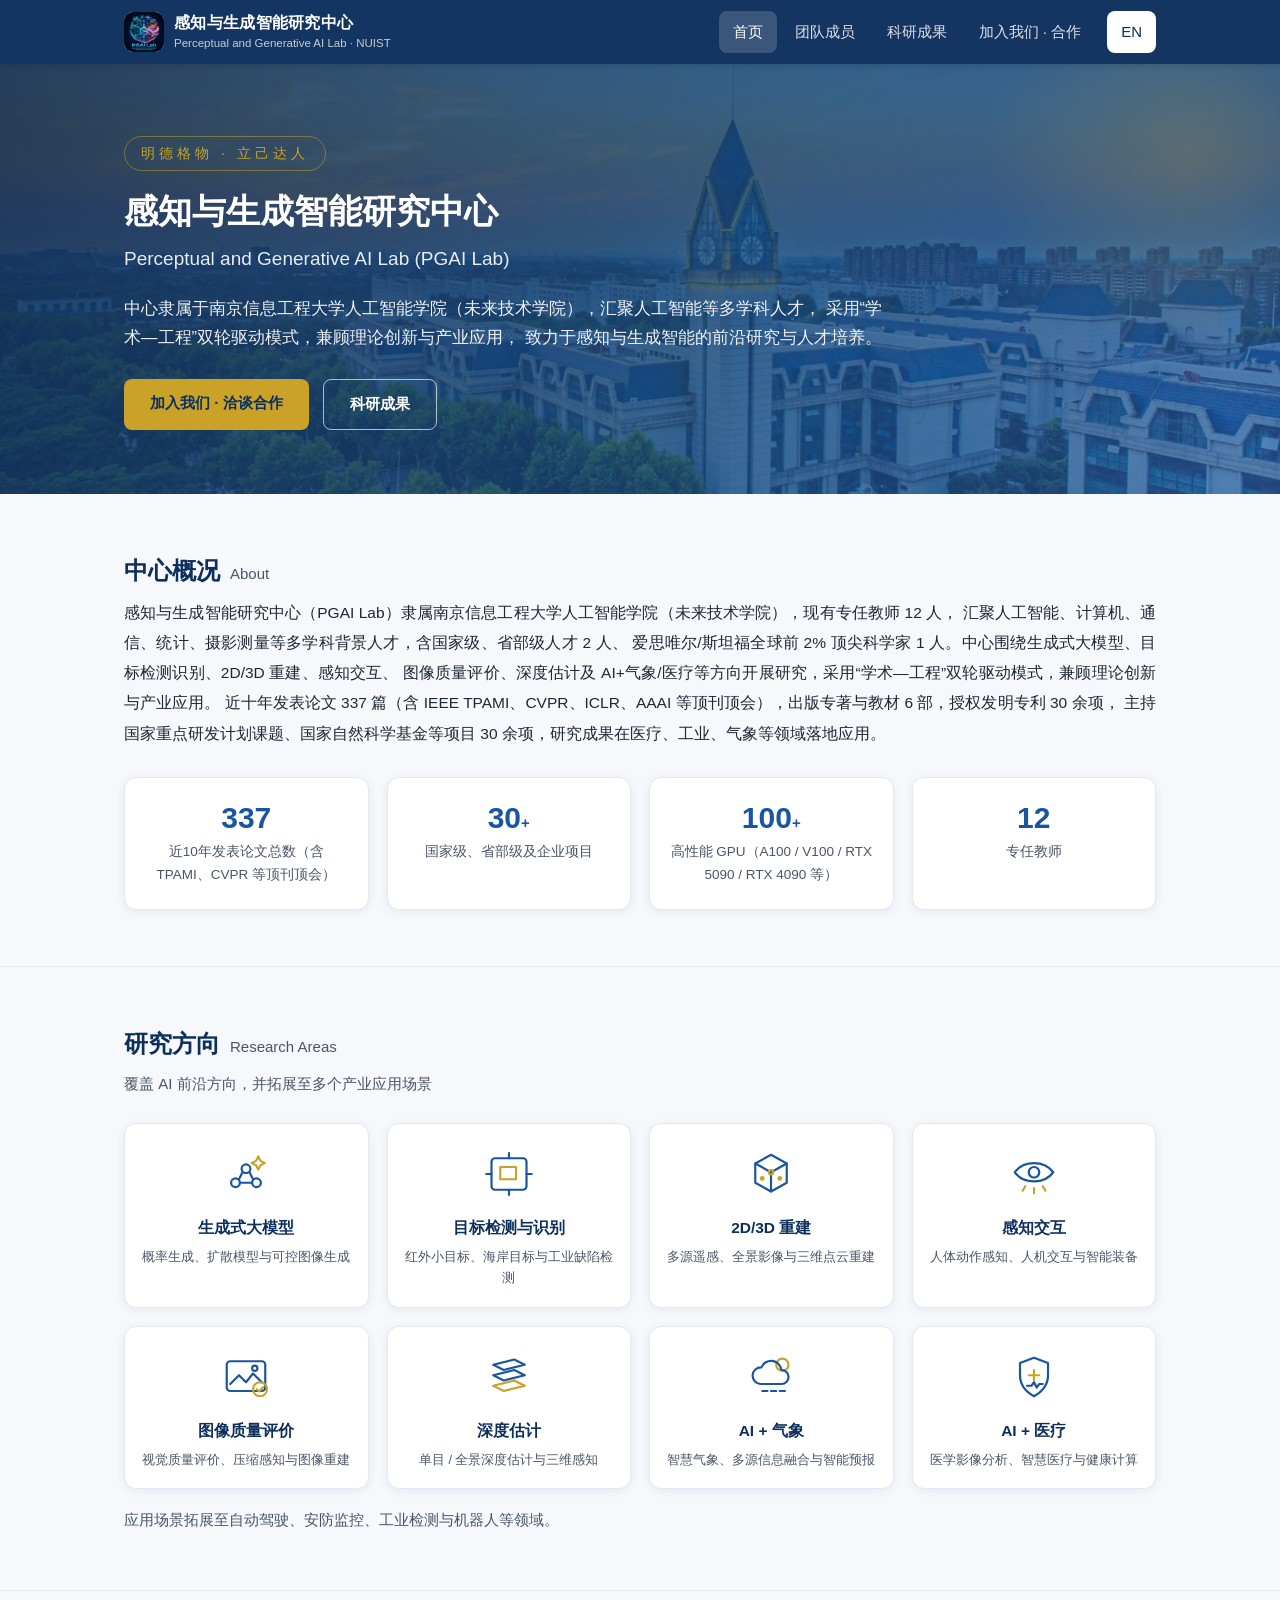
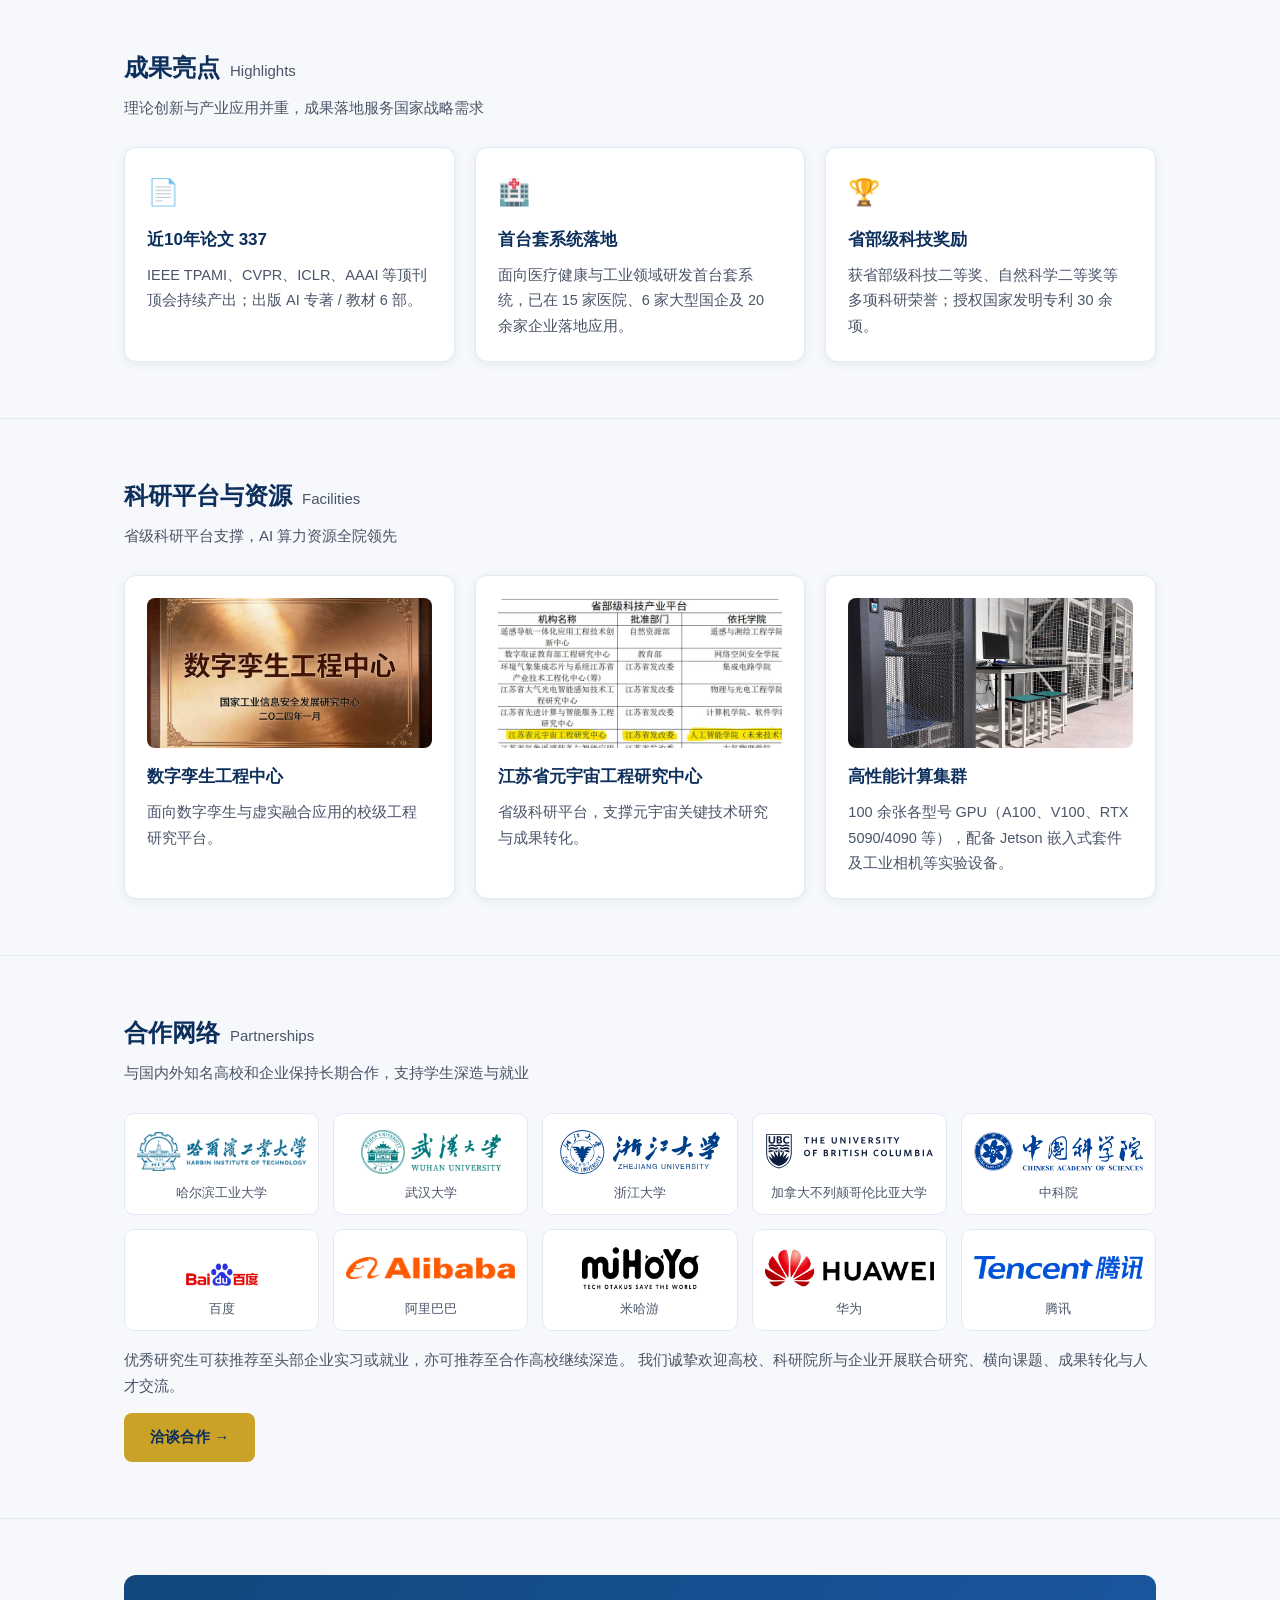
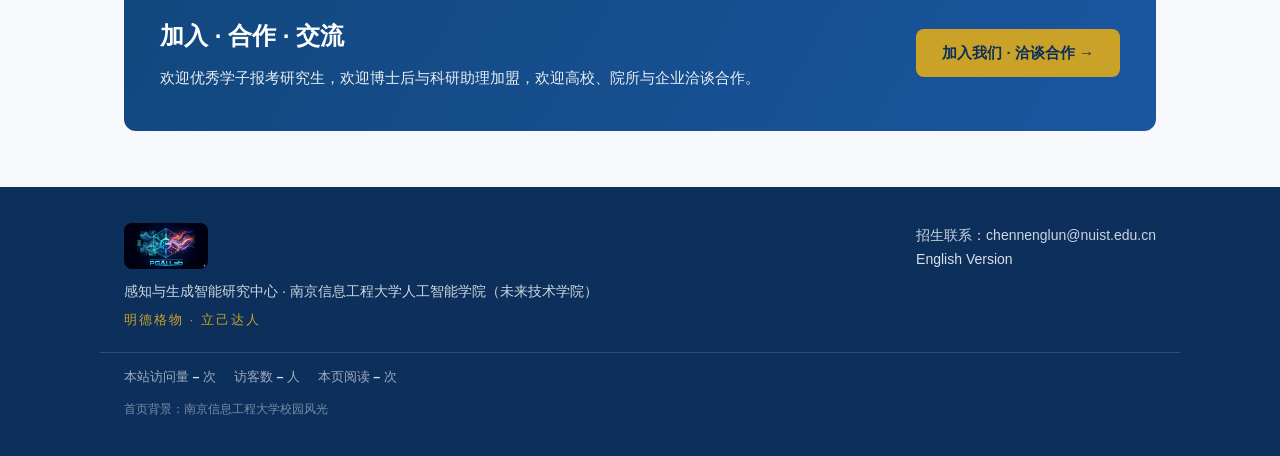
<file: index.html>
<!DOCTYPE html>
<html lang="zh-CN">
<head>
  <meta charset="UTF-8">
  <meta http-equiv="refresh" content="0; url=zh/">
  <title>感知与生成智能研究中心 · PGAI Lab</title>
  <script>window.location.replace('zh/');</script>
</head>
<body>
  <p>正在跳转到中文首页… <a href="zh/">进入中文版</a> | <a href="en/">English</a></p>
</body>
</html>
</file>
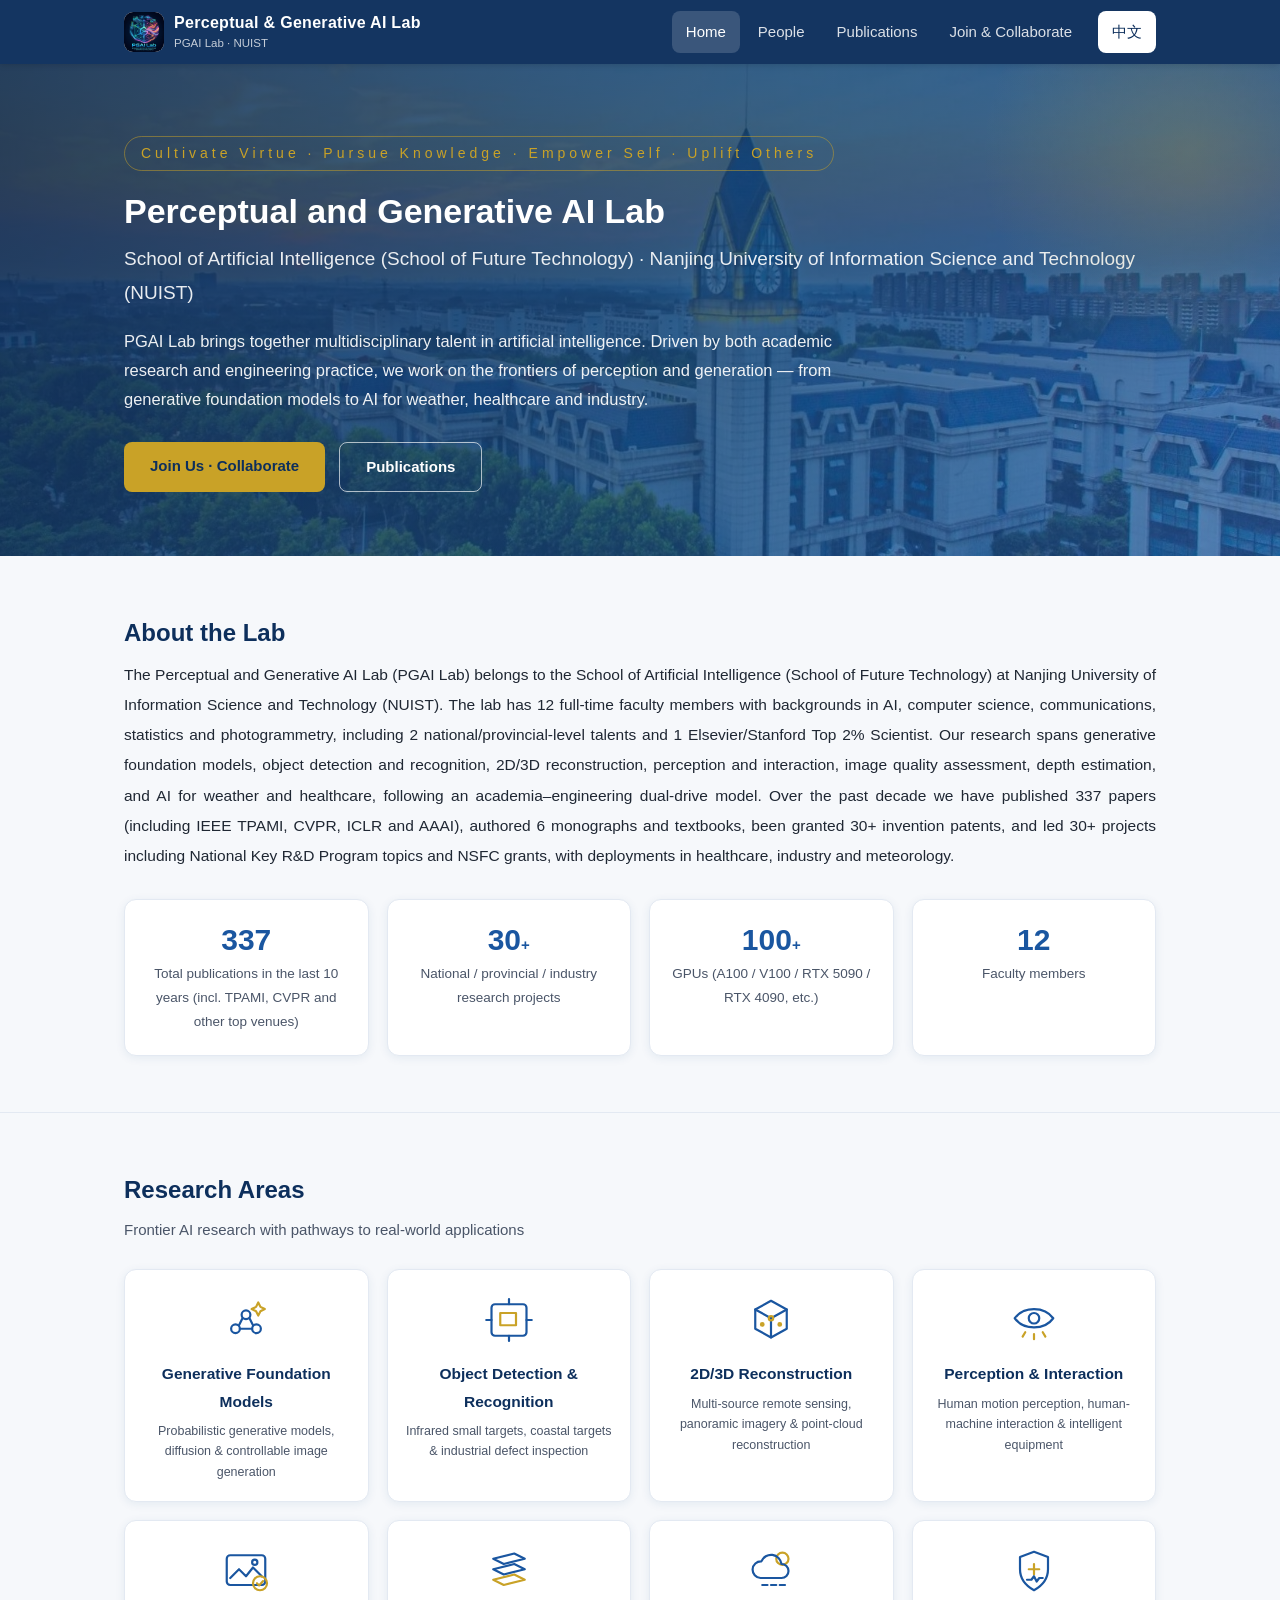
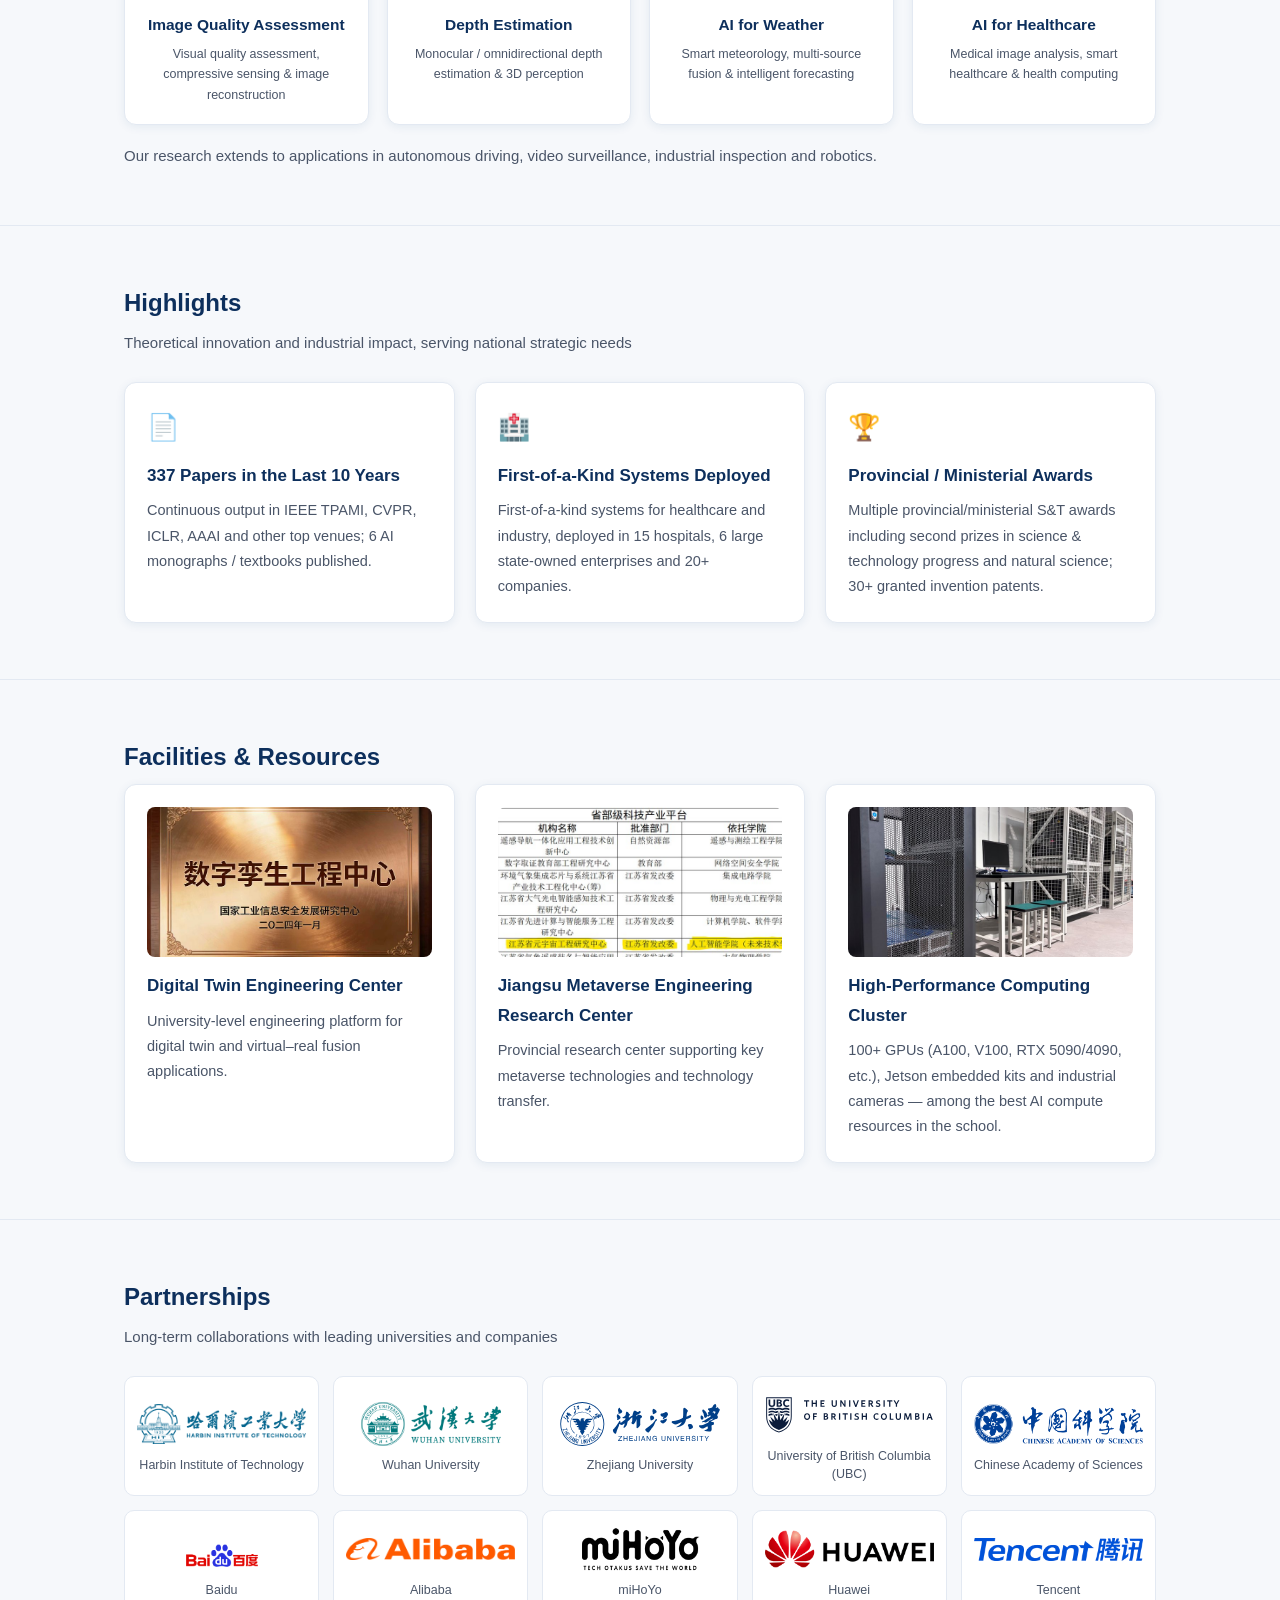
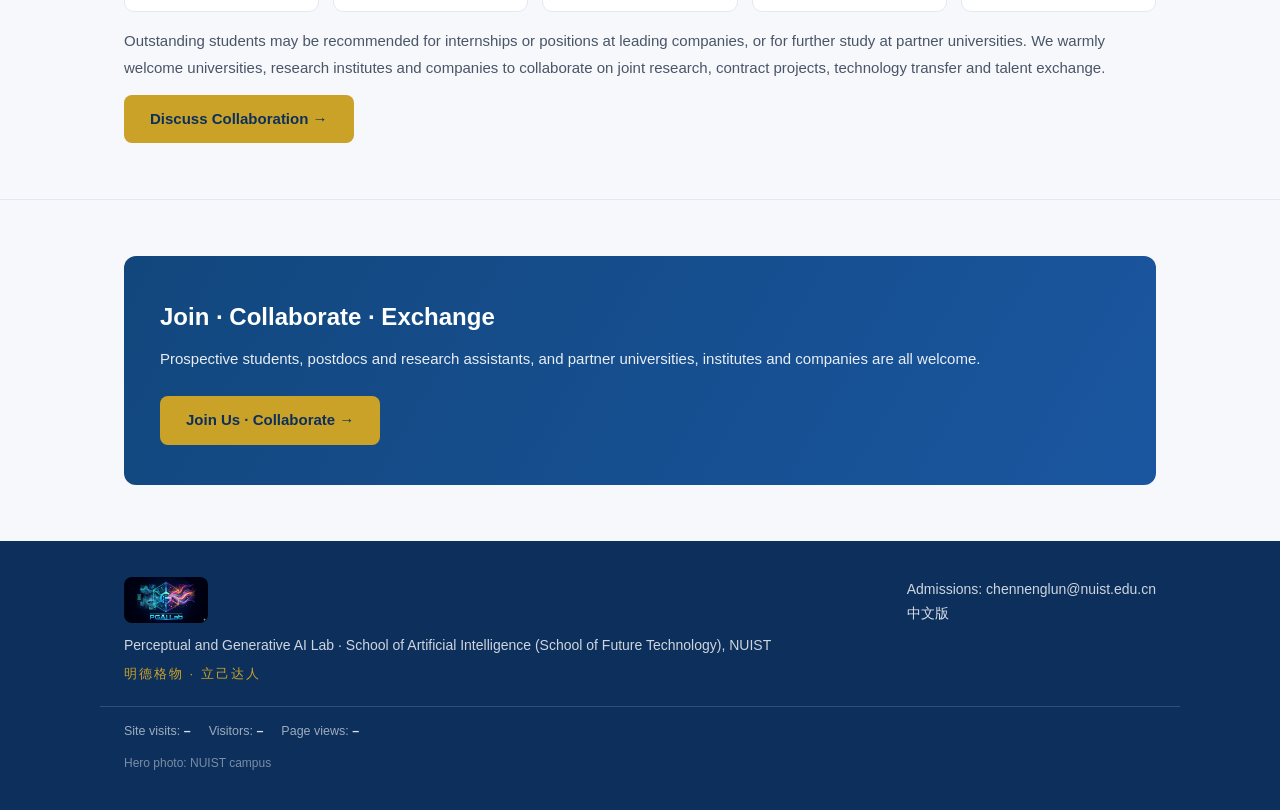
<file: en/index.html>
<!DOCTYPE html>
<html lang="en">
<head>
  <meta charset="UTF-8">
  <meta name="viewport" content="width=device-width, initial-scale=1.0">
  <title>PGAI Lab · School of Artificial Intelligence (School of Future Technology), NUIST</title>
  <meta name="description" content="Perceptual and Generative AI Lab (PGAI Lab) at Nanjing University of Information Science and Technology: generative models, object detection, 2D/3D reconstruction, AI for weather and healthcare.">
  <link rel="icon" type="image/png" href="../assets/img/logo-square.png">
  <link rel="stylesheet" href="../assets/css/style.css?v=20261121">
</head>
<body>

<header class="site-header">
  <div class="header-inner">
    <a class="brand" href="./">
      <img class="logo-img" src="../assets/img/logo-square.png" alt="PGAI Lab">
      <span class="brand-text">
        <span class="brand-name">Perceptual &amp; Generative AI Lab</span><br>
        <span class="brand-sub">PGAI Lab · NUIST</span>
      </span>
    </a>
    <button class="nav-toggle" aria-label="Menu">☰</button>
    <nav class="main-nav">
      <a href="./" class="active">Home</a>
      <a href="people.html">People</a>
      <a href="publications.html">Publications</a>
      <a href="join.html">Join &amp; Collaborate</a>
      <a href="../zh/" class="lang-switch">中文</a>
    </nav>
  </div>
</header>

<section class="hero">
  <div class="container">
    <span class="motto">Cultivate Virtue · Pursue Knowledge · Empower Self · Uplift Others</span>
    <h1>Perceptual and Generative AI Lab</h1>
    <div class="hero-en">School of Artificial Intelligence (School of Future Technology) · Nanjing University of Information Science and Technology (NUIST)</div>
    <p class="lead">
      PGAI Lab brings together multidisciplinary talent in artificial intelligence.
      Driven by both academic research and engineering practice, we work on the frontiers
      of perception and generation — from generative foundation models to AI for weather,
      healthcare and industry.
    </p>
    <div class="hero-actions">
      <a class="btn btn-gold" href="join.html">Join Us · Collaborate</a>
      <a class="btn btn-ghost" href="publications.html">Publications</a>
    </div>
  </div>
</section>

<section class="block">
  <div class="container">
    <h2 class="section-title">About the Lab</h2>
    <p class="intro-lead">
      The Perceptual and Generative AI Lab (PGAI Lab) belongs to the School of Artificial Intelligence
      (School of Future Technology) at Nanjing University of Information Science and Technology (NUIST).
      The lab has 12 full-time faculty members with backgrounds in AI, computer science, communications,
      statistics and photogrammetry, including 2 national/provincial-level talents and 1 Elsevier/Stanford
      Top 2% Scientist. Our research spans generative foundation models, object detection and recognition,
      2D/3D reconstruction, perception and interaction, image quality assessment, depth estimation, and
      AI for weather and healthcare, following an academia–engineering dual-drive model. Over the past
      decade we have published 337 papers (including IEEE TPAMI, CVPR, ICLR and AAAI), authored 6 monographs
      and textbooks, been granted 30+ invention patents, and led 30+ projects including National Key R&amp;D
      Program topics and NSFC grants, with deployments in healthcare, industry and meteorology.
    </p>
    <div class="stats">
      <div class="stat"><div class="num">337</div><div class="label">Total publications in the last 10 years (incl. TPAMI, CVPR and other top venues)</div></div>
      <div class="stat"><div class="num">30<small>+</small></div><div class="label">National / provincial / industry research projects</div></div>
      <div class="stat"><div class="num">100<small>+</small></div><div class="label">GPUs (A100 / V100 / RTX 5090 / RTX 4090, etc.)</div></div>
      <div class="stat"><div class="num">12</div><div class="label">Faculty members</div></div>
    </div>
  </div>
</section>

<section class="block">
  <div class="container">
    <h2 class="section-title">Research Areas</h2>
    <p class="section-sub">Frontier AI research with pathways to real-world applications</p>
    <div class="research-grid">
      <div class="research-card">
        <svg viewBox="0 0 64 64" fill="none" stroke="#1a56a0" stroke-width="2.5" stroke-linecap="round" stroke-linejoin="round" aria-hidden="true"><circle cx="20" cy="42" r="5"/><circle cx="32" cy="26" r="5"/><circle cx="44" cy="42" r="5"/><path d="M24 38 L28 30 M36 30 L40 38 M25 42 H39"/><path stroke="#c9a227" d="M46 12 l2.5 5 5 2.5 -5 2.5 -2.5 5 -2.5 -5 -5 -2.5 5 -2.5 Z"/></svg>
        <h3>Generative Foundation Models</h3>
        <p>Probabilistic generative models, diffusion &amp; controllable image generation</p>
      </div>
      <div class="research-card">
        <svg viewBox="0 0 64 64" fill="none" stroke="#1a56a0" stroke-width="2.5" stroke-linecap="round" stroke-linejoin="round" aria-hidden="true"><rect x="12" y="14" width="40" height="36" rx="4"/><rect stroke="#c9a227" x="22" y="24" width="18" height="14"/><path d="M32 8 V14 M32 50 V56 M6 32 H12 M52 32 H58"/></svg>
        <h3>Object Detection &amp; Recognition</h3>
        <p>Infrared small targets, coastal targets &amp; industrial defect inspection</p>
      </div>
      <div class="research-card">
        <svg viewBox="0 0 64 64" fill="none" stroke="#1a56a0" stroke-width="2.5" stroke-linecap="round" stroke-linejoin="round" aria-hidden="true"><path d="M32 10 L50 20 V42 L32 52 L14 42 V20 Z"/><path d="M14 20 L32 30 L50 20 M32 30 V52"/><circle stroke="#c9a227" cx="32" cy="30" r="2.5"/><circle stroke="#c9a227" cx="22" cy="37" r="1.5"/><circle stroke="#c9a227" cx="42" cy="37" r="1.5"/></svg>
        <h3>2D/3D Reconstruction</h3>
        <p>Multi-source remote sensing, panoramic imagery &amp; point-cloud reconstruction</p>
      </div>
      <div class="research-card">
        <svg viewBox="0 0 64 64" fill="none" stroke="#1a56a0" stroke-width="2.5" stroke-linecap="round" stroke-linejoin="round" aria-hidden="true"><path d="M10 30 C20 16 44 16 54 30 C44 44 20 44 10 30 Z"/><circle cx="32" cy="30" r="6"/><path stroke="#c9a227" d="M32 48 v6 M22 46 l-3 5 M42 46 l3 5"/></svg>
        <h3>Perception &amp; Interaction</h3>
        <p>Human motion perception, human-machine interaction &amp; intelligent equipment</p>
      </div>
      <div class="research-card">
        <svg viewBox="0 0 64 64" fill="none" stroke="#1a56a0" stroke-width="2.5" stroke-linecap="round" stroke-linejoin="round" aria-hidden="true"><rect x="10" y="14" width="44" height="34" rx="4"/><path d="M14 40 L24 30 L32 38 L40 28 L50 38"/><circle cx="42" cy="22" r="3"/><circle stroke="#c9a227" cx="48" cy="46" r="8"/><path stroke="#c9a227" d="M44.5 46 l2.5 2.5 4.5 -5"/></svg>
        <h3>Image Quality Assessment</h3>
        <p>Visual quality assessment, compressive sensing &amp; image reconstruction</p>
      </div>
      <div class="research-card">
        <svg viewBox="0 0 64 64" fill="none" stroke="#1a56a0" stroke-width="2.5" stroke-linecap="round" stroke-linejoin="round" aria-hidden="true"><path d="M14 18 L38 12 L50 18 L26 24 Z"/><path d="M14 30 L38 24 L50 30 L26 36 Z"/><path stroke="#c9a227" d="M14 42 L38 36 L50 42 L26 48 Z"/></svg>
        <h3>Depth Estimation</h3>
        <p>Monocular / omnidirectional depth estimation &amp; 3D perception</p>
      </div>
      <div class="research-card">
        <svg viewBox="0 0 64 64" fill="none" stroke="#1a56a0" stroke-width="2.5" stroke-linecap="round" stroke-linejoin="round" aria-hidden="true"><circle stroke="#c9a227" cx="45" cy="18" r="7"/><path d="M20 40 h24 a8 8 0 0 0 0 -16 a12 12 0 0 0 -23 -3 a9 9 0 0 0 -1 19 Z"/><path d="M22 48 h6 M32 48 h6 M42 48 h6"/></svg>
        <h3>AI for Weather</h3>
        <p>Smart meteorology, multi-source fusion &amp; intelligent forecasting</p>
      </div>
      <div class="research-card">
        <svg viewBox="0 0 64 64" fill="none" stroke="#1a56a0" stroke-width="2.5" stroke-linecap="round" stroke-linejoin="round" aria-hidden="true"><path d="M32 10 L48 16 V30 C48 42 41 49 32 54 C23 49 16 42 16 30 V16 Z"/><path stroke="#c9a227" d="M32 24 v12 M26 30 h12"/><path d="M24 42 h5 l3 -4 3 6 3 -4 h4"/></svg>
        <h3>AI for Healthcare</h3>
        <p>Medical image analysis, smart healthcare &amp; health computing</p>
      </div>
    </div>
    <p style="margin-top:18px;color:var(--ink-soft);font-size:15px;">
      Our research extends to applications in autonomous driving, video surveillance,
      industrial inspection and robotics.
    </p>
  </div>
</section>

<section class="block">
  <div class="container">
    <h2 class="section-title">Highlights</h2>
    <p class="section-sub">Theoretical innovation and industrial impact, serving national strategic needs</p>
    <div class="card-grid">
      <div class="card">
        <div class="icon">📄</div>
        <h3>337 Papers in the Last 10 Years</h3>
        <p>Continuous output in IEEE TPAMI, CVPR, ICLR, AAAI and other top venues; 6 AI monographs / textbooks published.</p>
      </div>
      <div class="card">
        <div class="icon">🏥</div>
        <h3>First-of-a-Kind Systems Deployed</h3>
        <p>First-of-a-kind systems for healthcare and industry, deployed in 15 hospitals, 6 large state-owned enterprises and 20+ companies.</p>
      </div>
      <div class="card">
        <div class="icon">🏆</div>
        <h3>Provincial / Ministerial Awards</h3>
        <p>Multiple provincial/ministerial S&amp;T awards including second prizes in science &amp; technology progress and natural science; 30+ granted invention patents.</p>
      </div>
    </div>
  </div>
</section>

<section class="block">
  <div class="container">
    <h2 class="section-title">Facilities &amp; Resources</h2>
    <div class="card-grid">
      <div class="card">
        <img class="card-photo" src="../assets/img/facilities/digital-twin.jpg?v=20261120c" alt="Digital Twin Engineering Center">
        <h3>Digital Twin Engineering Center</h3>
        <p>University-level engineering platform for digital twin and virtual–real fusion applications.</p>
      </div>
      <div class="card">
        <img class="card-photo" src="../assets/img/facilities/metaverse.jpg?v=20261120c" alt="Jiangsu Metaverse Engineering Research Center">
        <h3>Jiangsu Metaverse Engineering Research Center</h3>
        <p>Provincial research center supporting key metaverse technologies and technology transfer.</p>
      </div>
      <div class="card">
        <img class="card-photo" src="../assets/img/facilities/computing.jpg?v=20261120c" alt="High-Performance Computing Cluster server room">
        <h3>High-Performance Computing Cluster</h3>
        <p>100+ GPUs (A100, V100, RTX 5090/4090, etc.), Jetson embedded kits and industrial cameras — among the best AI compute resources in the school.</p>
      </div>
    </div>
  </div>
</section>

<section class="block">
  <div class="container">
    <h2 class="section-title">Partnerships</h2>
    <p class="section-sub">Long-term collaborations with leading universities and companies</p>
    <div class="partner-grid">
      <div class="partner-item"><img src="../assets/img/partners/hit.png?v=20261120e" alt="Harbin Institute of Technology"><span>Harbin Institute of Technology</span></div>
      <div class="partner-item"><img src="../assets/img/partners/whu.png?v=20261120e" alt="Wuhan University"><span>Wuhan University</span></div>
      <div class="partner-item"><img src="../assets/img/partners/zju.svg?v=20261120e" alt="Zhejiang University"><span>Zhejiang University</span></div>
      <div class="partner-item"><img src="../assets/img/partners/ubc.svg?v=20261120e" alt="University of British Columbia"><span>University of British Columbia (UBC)</span></div>
      <div class="partner-item"><img src="../assets/img/partners/cas.png?v=20261120e" alt="Chinese Academy of Sciences"><span>Chinese Academy of Sciences</span></div>
      <div class="partner-item"><img src="../assets/img/partners/baidu.png?v=20261120e" alt="Baidu"><span>Baidu</span></div>
      <div class="partner-item"><img src="../assets/img/partners/alibaba.png?v=20261120e" alt="Alibaba"><span>Alibaba</span></div>
      <div class="partner-item"><img src="../assets/img/partners/mihoyo.png?v=20261120e" alt="miHoYo"><span>miHoYo</span></div>
      <div class="partner-item"><img src="../assets/img/partners/huawei.png?v=20261120e" alt="Huawei"><span>Huawei</span></div>
      <div class="partner-item"><img src="../assets/img/partners/tencent.svg?v=20261120e" alt="Tencent"><span>Tencent</span></div>
    </div>
    <p style="margin-top:16px;color:var(--ink-soft);font-size:15px;">
      Outstanding students may be recommended for internships or positions at leading companies,
      or for further study at partner universities.
      We warmly welcome universities, research institutes and companies to collaborate on joint research,
      contract projects, technology transfer and talent exchange.
    </p>
    <p style="margin-top:14px;"><a class="btn btn-gold" href="mailto:dingxin@nuist.edu.cn">Discuss Collaboration →</a></p>
  </div>
</section>

<section class="block">
  <div class="container">
    <div class="cta">
      <div>
        <h2>Join · Collaborate · Exchange</h2>
        <p>Prospective students, postdocs and research assistants, and partner universities, institutes and companies are all welcome.</p>
      </div>
      <a class="btn btn-gold" href="join.html">Join Us · Collaborate →</a>
    </div>
  </div>
</section>

<footer class="site-footer">
  <div class="container footer-inner">
    <div>
      <img class="footer-logo" src="../assets/img/logo-wide.png" alt="PGAI Lab">
      <div>Perceptual and Generative AI Lab · School of Artificial Intelligence (School of Future Technology), NUIST</div>
      <div class="motto">明德格物 · 立己达人</div>
    </div>
    <div>
      <div>Admissions: chennenglun@nuist.edu.cn</div>
      <div><a href="../zh/">中文版</a></div>
    </div>
  </div>
  <div class="container busuanzi-wrap">
    <span>Site visits: <span id="busuanzi_value_site_pv">–</span></span><span>Visitors: <span id="busuanzi_value_site_uv">–</span></span><span>Page views: <span id="busuanzi_value_page_pv">–</span></span>
  </div>
  <div class="container photo-credit">Hero photo: NUIST campus</div>
</footer>

<script src="../assets/js/main.js"></script>
<script async src="https://busuanzi.ibruce.info/busuanzi/2.3/busuanzi.pure.mini.js"></script>
</body>
</html>
</file>
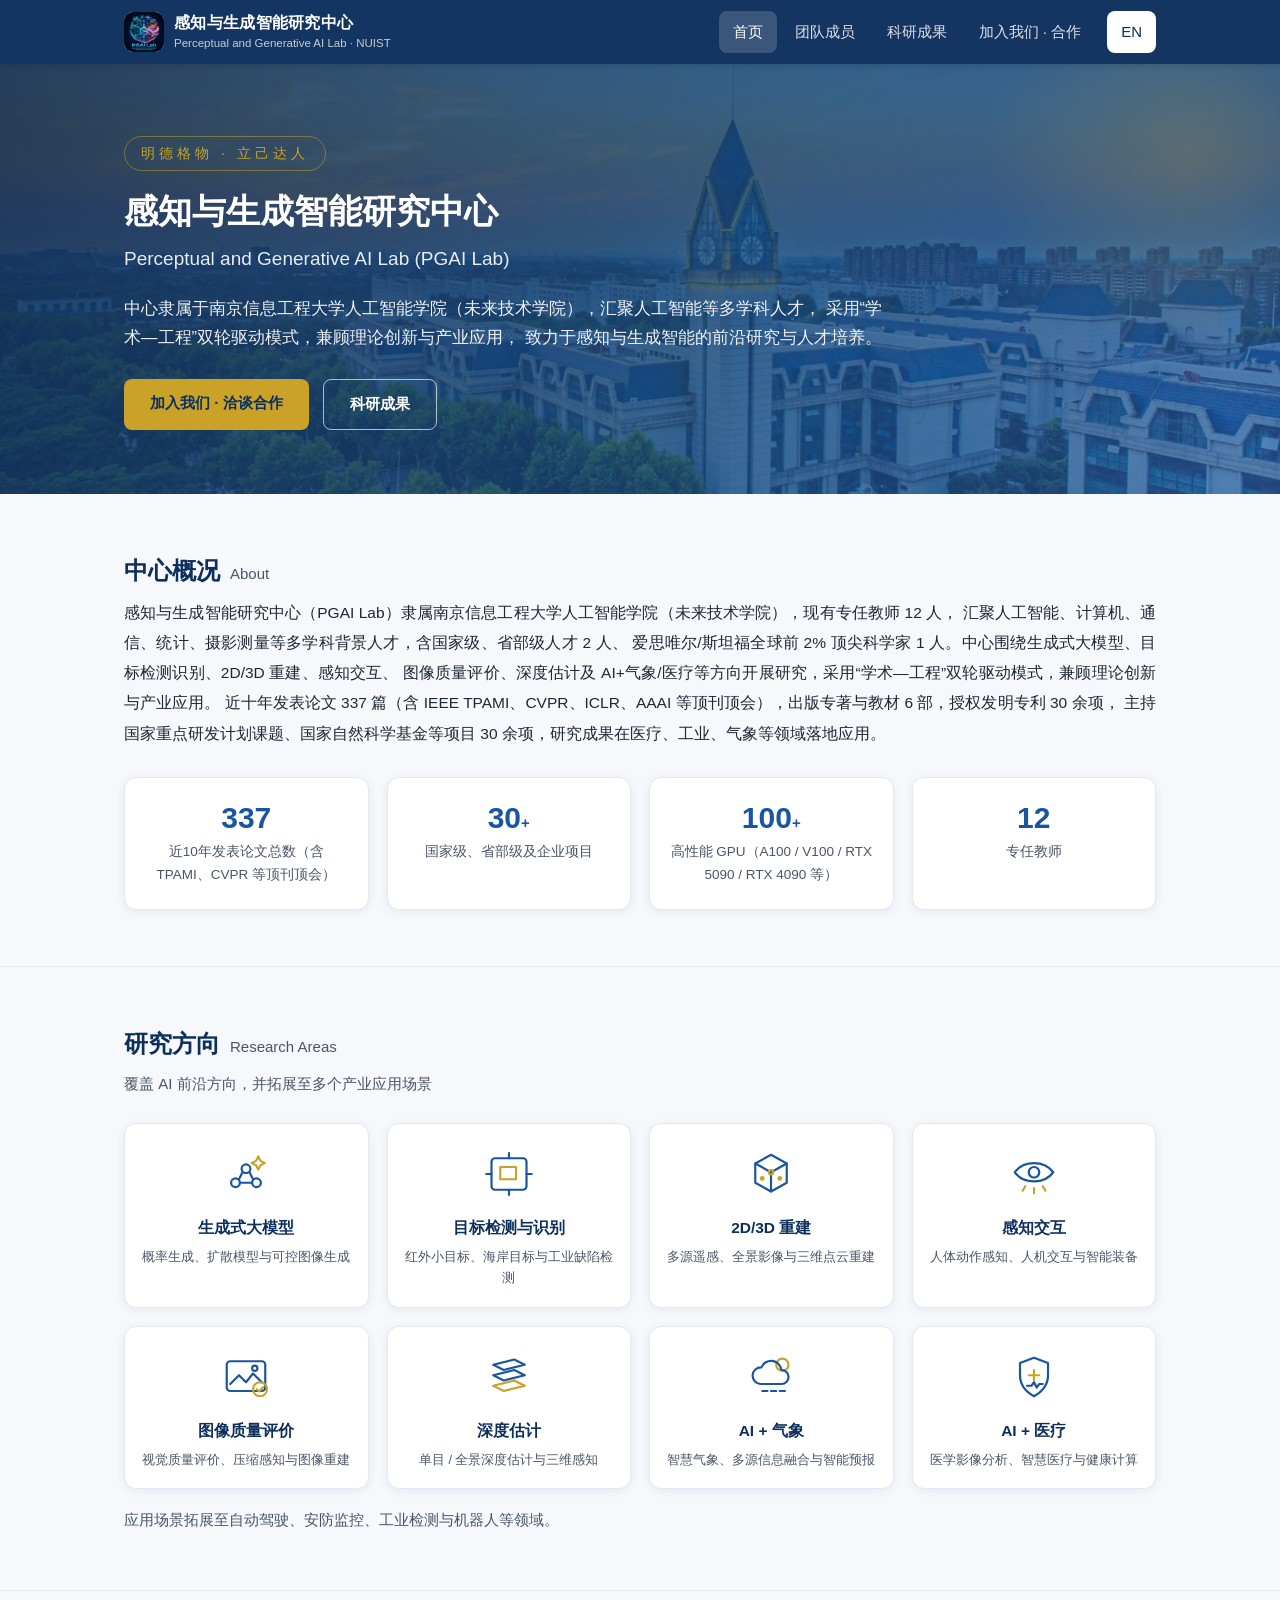
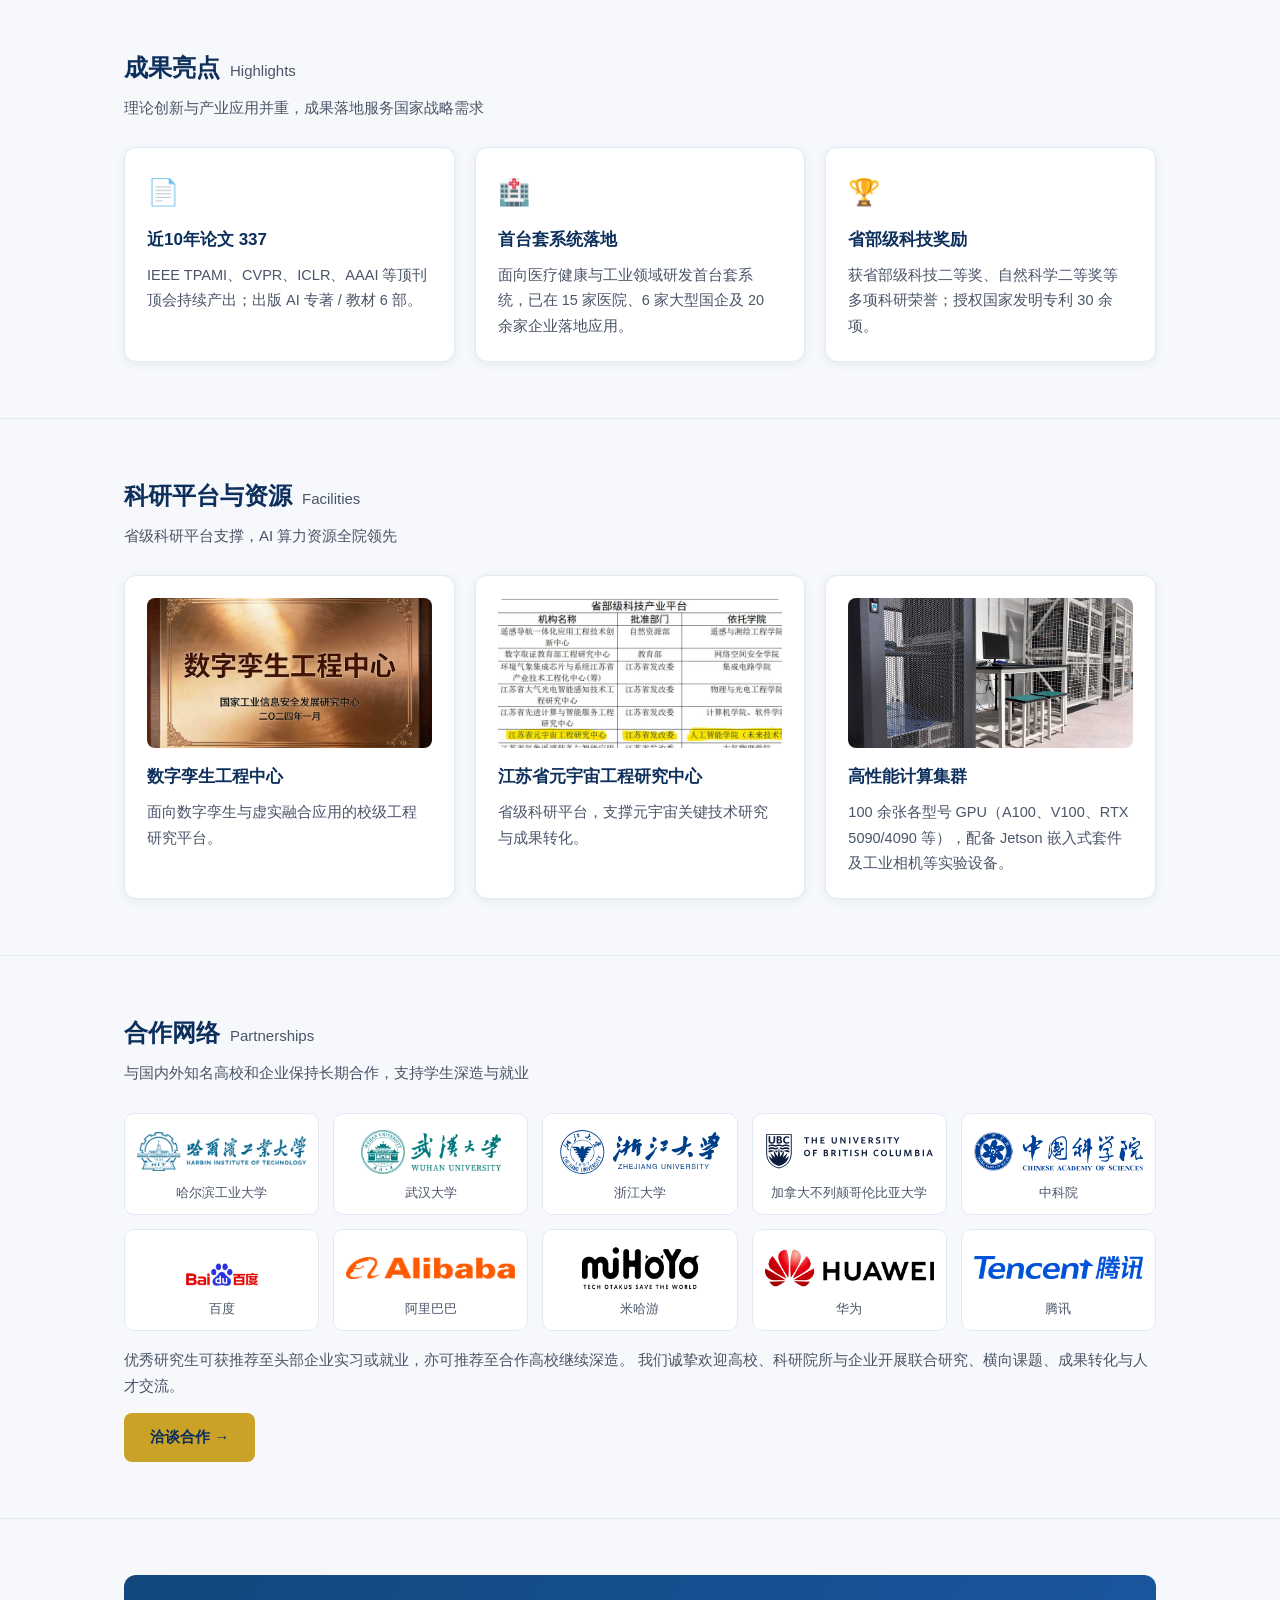
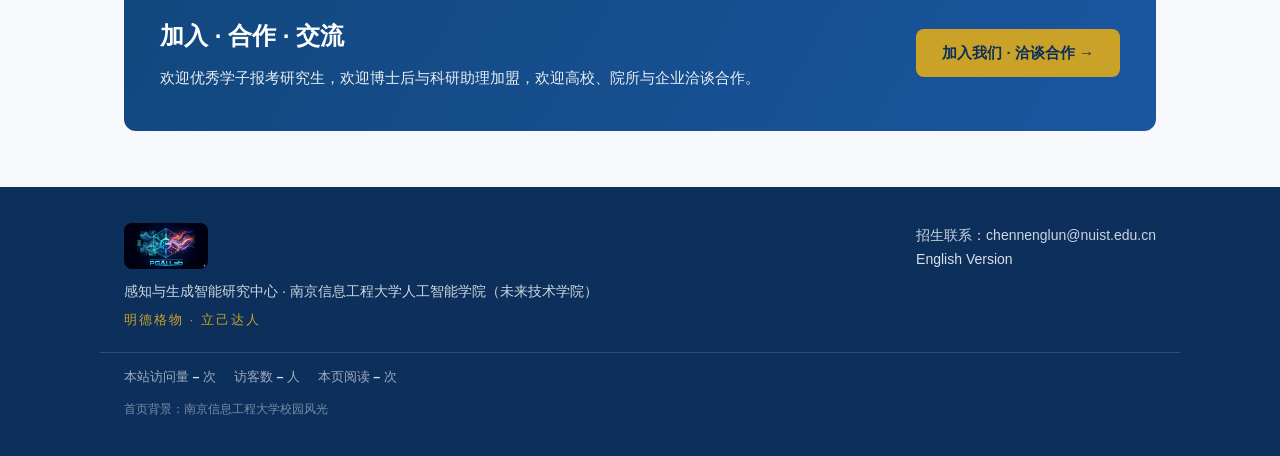
<file: zh/index.html>
<!DOCTYPE html>
<html lang="zh-CN">
<head>
  <meta charset="UTF-8">
  <meta name="viewport" content="width=device-width, initial-scale=1.0">
  <title>感知与生成智能研究中心 · 南京信息工程大学人工智能学院（未来技术学院）</title>
  <meta name="description" content="南京信息工程大学人工智能学院感知与生成智能研究中心（PGAI Lab）：生成式大模型、目标检测、2D/3D 重建、AI+气象/医疗等方向。">
  <link rel="icon" type="image/png" href="../assets/img/logo-square.png">
  <link rel="stylesheet" href="../assets/css/style.css?v=20261121">
</head>
<body>

<header class="site-header">
  <div class="header-inner">
    <a class="brand" href="./">
      <img class="logo-img" src="../assets/img/logo-square.png" alt="PGAI Lab">
      <span class="brand-text">
        <span class="brand-name">感知与生成智能研究中心</span><br>
        <span class="brand-sub">Perceptual and Generative AI Lab · NUIST</span>
      </span>
    </a>
    <button class="nav-toggle" aria-label="菜单">☰</button>
    <nav class="main-nav">
      <a href="./" class="active">首页</a>
      <a href="people.html">团队成员</a>
      <a href="publications.html">科研成果</a>
      <a href="join.html">加入我们 · 合作</a>
      <a href="../en/" class="lang-switch">EN</a>
    </nav>
  </div>
</header>

<section class="hero">
  <div class="container">
    <span class="motto">明德格物 · 立己达人</span>
    <h1>感知与生成智能研究中心</h1>
    <div class="hero-en">Perceptual and Generative AI Lab (PGAI Lab)</div>
    <p class="lead">
      中心隶属于南京信息工程大学人工智能学院（未来技术学院），汇聚人工智能等多学科人才，
      采用“学术—工程”双轮驱动模式，兼顾理论创新与产业应用，
      致力于感知与生成智能的前沿研究与人才培养。
    </p>
    <div class="hero-actions">
      <a class="btn btn-gold" href="join.html">加入我们 · 洽谈合作</a>
      <a class="btn btn-ghost" href="publications.html">科研成果</a>
    </div>
  </div>
</section>

<section class="block">
  <div class="container">
    <h2 class="section-title">中心概况<span class="en">About</span></h2>
    <p class="intro-lead">
      感知与生成智能研究中心（PGAI Lab）隶属南京信息工程大学人工智能学院（未来技术学院），现有专任教师 12 人，
      汇聚人工智能、计算机、通信、统计、摄影测量等多学科背景人才，含国家级、省部级人才 2 人、
      爱思唯尔/斯坦福全球前 2% 顶尖科学家 1 人。中心围绕生成式大模型、目标检测识别、2D/3D 重建、感知交互、
      图像质量评价、深度估计及 AI+气象/医疗等方向开展研究，采用“学术—工程”双轮驱动模式，兼顾理论创新与产业应用。
      近十年发表论文 337 篇（含 IEEE TPAMI、CVPR、ICLR、AAAI 等顶刊顶会），出版专著与教材 6 部，授权发明专利 30 余项，
      主持国家重点研发计划课题、国家自然科学基金等项目 30 余项，研究成果在医疗、工业、气象等领域落地应用。
    </p>
    <div class="stats">
      <div class="stat"><div class="num">337</div><div class="label">近10年发表论文总数（含 TPAMI、CVPR 等顶刊顶会）</div></div>
      <div class="stat"><div class="num">30<small>+</small></div><div class="label">国家级、省部级及企业项目</div></div>
      <div class="stat"><div class="num">100<small>+</small></div><div class="label">高性能 GPU（A100 / V100 / RTX 5090 / RTX 4090 等）</div></div>
      <div class="stat"><div class="num">12</div><div class="label">专任教师</div></div>
    </div>
  </div>
</section>

<section class="block">
  <div class="container">
    <h2 class="section-title">研究方向<span class="en">Research Areas</span></h2>
    <p class="section-sub">覆盖 AI 前沿方向，并拓展至多个产业应用场景</p>
    <div class="research-grid">
      <div class="research-card">
        <svg viewBox="0 0 64 64" fill="none" stroke="#1a56a0" stroke-width="2.5" stroke-linecap="round" stroke-linejoin="round" aria-hidden="true"><circle cx="20" cy="42" r="5"/><circle cx="32" cy="26" r="5"/><circle cx="44" cy="42" r="5"/><path d="M24 38 L28 30 M36 30 L40 38 M25 42 H39"/><path stroke="#c9a227" d="M46 12 l2.5 5 5 2.5 -5 2.5 -2.5 5 -2.5 -5 -5 -2.5 5 -2.5 Z"/></svg>
        <h3>生成式大模型</h3>
        <p>概率生成、扩散模型与可控图像生成</p>
      </div>
      <div class="research-card">
        <svg viewBox="0 0 64 64" fill="none" stroke="#1a56a0" stroke-width="2.5" stroke-linecap="round" stroke-linejoin="round" aria-hidden="true"><rect x="12" y="14" width="40" height="36" rx="4"/><rect stroke="#c9a227" x="22" y="24" width="18" height="14"/><path d="M32 8 V14 M32 50 V56 M6 32 H12 M52 32 H58"/></svg>
        <h3>目标检测与识别</h3>
        <p>红外小目标、海岸目标与工业缺陷检测</p>
      </div>
      <div class="research-card">
        <svg viewBox="0 0 64 64" fill="none" stroke="#1a56a0" stroke-width="2.5" stroke-linecap="round" stroke-linejoin="round" aria-hidden="true"><path d="M32 10 L50 20 V42 L32 52 L14 42 V20 Z"/><path d="M14 20 L32 30 L50 20 M32 30 V52"/><circle stroke="#c9a227" cx="32" cy="30" r="2.5"/><circle stroke="#c9a227" cx="22" cy="37" r="1.5"/><circle stroke="#c9a227" cx="42" cy="37" r="1.5"/></svg>
        <h3>2D/3D 重建</h3>
        <p>多源遥感、全景影像与三维点云重建</p>
      </div>
      <div class="research-card">
        <svg viewBox="0 0 64 64" fill="none" stroke="#1a56a0" stroke-width="2.5" stroke-linecap="round" stroke-linejoin="round" aria-hidden="true"><path d="M10 30 C20 16 44 16 54 30 C44 44 20 44 10 30 Z"/><circle cx="32" cy="30" r="6"/><path stroke="#c9a227" d="M32 48 v6 M22 46 l-3 5 M42 46 l3 5"/></svg>
        <h3>感知交互</h3>
        <p>人体动作感知、人机交互与智能装备</p>
      </div>
      <div class="research-card">
        <svg viewBox="0 0 64 64" fill="none" stroke="#1a56a0" stroke-width="2.5" stroke-linecap="round" stroke-linejoin="round" aria-hidden="true"><rect x="10" y="14" width="44" height="34" rx="4"/><path d="M14 40 L24 30 L32 38 L40 28 L50 38"/><circle cx="42" cy="22" r="3"/><circle stroke="#c9a227" cx="48" cy="46" r="8"/><path stroke="#c9a227" d="M44.5 46 l2.5 2.5 4.5 -5"/></svg>
        <h3>图像质量评价</h3>
        <p>视觉质量评价、压缩感知与图像重建</p>
      </div>
      <div class="research-card">
        <svg viewBox="0 0 64 64" fill="none" stroke="#1a56a0" stroke-width="2.5" stroke-linecap="round" stroke-linejoin="round" aria-hidden="true"><path d="M14 18 L38 12 L50 18 L26 24 Z"/><path d="M14 30 L38 24 L50 30 L26 36 Z"/><path stroke="#c9a227" d="M14 42 L38 36 L50 42 L26 48 Z"/></svg>
        <h3>深度估计</h3>
        <p>单目 / 全景深度估计与三维感知</p>
      </div>
      <div class="research-card">
        <svg viewBox="0 0 64 64" fill="none" stroke="#1a56a0" stroke-width="2.5" stroke-linecap="round" stroke-linejoin="round" aria-hidden="true"><circle stroke="#c9a227" cx="45" cy="18" r="7"/><path d="M20 40 h24 a8 8 0 0 0 0 -16 a12 12 0 0 0 -23 -3 a9 9 0 0 0 -1 19 Z"/><path d="M22 48 h6 M32 48 h6 M42 48 h6"/></svg>
        <h3>AI + 气象</h3>
        <p>智慧气象、多源信息融合与智能预报</p>
      </div>
      <div class="research-card">
        <svg viewBox="0 0 64 64" fill="none" stroke="#1a56a0" stroke-width="2.5" stroke-linecap="round" stroke-linejoin="round" aria-hidden="true"><path d="M32 10 L48 16 V30 C48 42 41 49 32 54 C23 49 16 42 16 30 V16 Z"/><path stroke="#c9a227" d="M32 24 v12 M26 30 h12"/><path d="M24 42 h5 l3 -4 3 6 3 -4 h4"/></svg>
        <h3>AI + 医疗</h3>
        <p>医学影像分析、智慧医疗与健康计算</p>
      </div>
    </div>
    <p style="margin-top:18px;color:var(--ink-soft);font-size:15px;">
      应用场景拓展至自动驾驶、安防监控、工业检测与机器人等领域。
    </p>
  </div>
</section>

<section class="block">
  <div class="container">
    <h2 class="section-title">成果亮点<span class="en">Highlights</span></h2>
    <p class="section-sub">理论创新与产业应用并重，成果落地服务国家战略需求</p>
    <div class="card-grid">
      <div class="card">
        <div class="icon">📄</div>
        <h3>近10年论文 337</h3>
        <p>IEEE TPAMI、CVPR、ICLR、AAAI 等顶刊顶会持续产出；出版 AI 专著 / 教材 6 部。</p>
      </div>
      <div class="card">
        <div class="icon">🏥</div>
        <h3>首台套系统落地</h3>
        <p>面向医疗健康与工业领域研发首台套系统，已在 15 家医院、6 家大型国企及 20 余家企业落地应用。</p>
      </div>
      <div class="card">
        <div class="icon">🏆</div>
        <h3>省部级科技奖励</h3>
        <p>获省部级科技二等奖、自然科学二等奖等多项科研荣誉；授权国家发明专利 30 余项。</p>
      </div>
    </div>
  </div>
</section>

<section class="block">
  <div class="container">
    <h2 class="section-title">科研平台与资源<span class="en">Facilities</span></h2>
    <p class="section-sub">省级科研平台支撑，AI 算力资源全院领先</p>
    <div class="card-grid">
      <div class="card">
        <img class="card-photo" src="../assets/img/facilities/digital-twin.jpg?v=20261120c" alt="数字孪生工程中心">
        <h3>数字孪生工程中心</h3>
        <p>面向数字孪生与虚实融合应用的校级工程研究平台。</p>
      </div>
      <div class="card">
        <img class="card-photo" src="../assets/img/facilities/metaverse.jpg?v=20261120c" alt="江苏省元宇宙工程研究中心">
        <h3>江苏省元宇宙工程研究中心</h3>
        <p>省级科研平台，支撑元宇宙关键技术研究与成果转化。</p>
      </div>
      <div class="card">
        <img class="card-photo" src="../assets/img/facilities/computing.jpg?v=20261120c" alt="高性能计算集群机房">
        <h3>高性能计算集群</h3>
        <p>100 余张各型号 GPU（A100、V100、RTX 5090/4090 等），配备 Jetson 嵌入式套件及工业相机等实验设备。</p>
      </div>
    </div>
  </div>
</section>

<section class="block">
  <div class="container">
    <h2 class="section-title">合作网络<span class="en">Partnerships</span></h2>
    <p class="section-sub">与国内外知名高校和企业保持长期合作，支持学生深造与就业</p>
    <div class="partner-grid">
      <div class="partner-item"><img src="../assets/img/partners/hit.png?v=20261120e" alt="哈尔滨工业大学"><span>哈尔滨工业大学</span></div>
      <div class="partner-item"><img src="../assets/img/partners/whu.png?v=20261120e" alt="武汉大学"><span>武汉大学</span></div>
      <div class="partner-item"><img src="../assets/img/partners/zju.svg?v=20261120e" alt="浙江大学"><span>浙江大学</span></div>
      <div class="partner-item"><img src="../assets/img/partners/ubc.svg?v=20261120e" alt="不列颠哥伦比亚大学"><span>加拿大不列颠哥伦比亚大学</span></div>
      <div class="partner-item"><img src="../assets/img/partners/cas.png?v=20261120e" alt="中国科学院"><span>中科院</span></div>
      <div class="partner-item"><img src="../assets/img/partners/baidu.png?v=20261120e" alt="百度"><span>百度</span></div>
      <div class="partner-item"><img src="../assets/img/partners/alibaba.png?v=20261120e" alt="阿里巴巴"><span>阿里巴巴</span></div>
      <div class="partner-item"><img src="../assets/img/partners/mihoyo.png?v=20261120e" alt="米哈游"><span>米哈游</span></div>
      <div class="partner-item"><img src="../assets/img/partners/huawei.png?v=20261120e" alt="华为"><span>华为</span></div>
      <div class="partner-item"><img src="../assets/img/partners/tencent.svg?v=20261120e" alt="腾讯"><span>腾讯</span></div>
    </div>
    <p style="margin-top:16px;color:var(--ink-soft);font-size:15px;">
      优秀研究生可获推荐至头部企业实习或就业，亦可推荐至合作高校继续深造。
      我们诚挚欢迎高校、科研院所与企业开展联合研究、横向课题、成果转化与人才交流。
    </p>
    <p style="margin-top:14px;"><a class="btn btn-gold" href="mailto:dingxin@nuist.edu.cn">洽谈合作 →</a></p>
  </div>
</section>

<section class="block">
  <div class="container">
    <div class="cta">
      <div>
        <h2>加入 · 合作 · 交流</h2>
        <p>欢迎优秀学子报考研究生，欢迎博士后与科研助理加盟，欢迎高校、院所与企业洽谈合作。</p>
      </div>
      <a class="btn btn-gold" href="join.html">加入我们 · 洽谈合作 →</a>
    </div>
  </div>
</section>

<footer class="site-footer">
  <div class="container footer-inner">
    <div>
      <img class="footer-logo" src="../assets/img/logo-wide.png" alt="PGAI Lab">
      <div>感知与生成智能研究中心 · 南京信息工程大学人工智能学院（未来技术学院）</div>
      <div class="motto">明德格物 · 立己达人</div>
    </div>
    <div>
      <div>招生联系：chennenglun@nuist.edu.cn</div>
      <div><a href="../en/">English Version</a></div>
    </div>
  </div>
  <div class="container busuanzi-wrap">
    <span>本站访问量 <span id="busuanzi_value_site_pv">–</span> 次</span><span>访客数 <span id="busuanzi_value_site_uv">–</span> 人</span><span>本页阅读 <span id="busuanzi_value_page_pv">–</span> 次</span>
  </div>
  <div class="container photo-credit">首页背景：南京信息工程大学校园风光</div>
</footer>

<script src="../assets/js/main.js"></script>
<script async src="https://busuanzi.ibruce.info/busuanzi/2.3/busuanzi.pure.mini.js"></script>
</body>
</html>
</file>
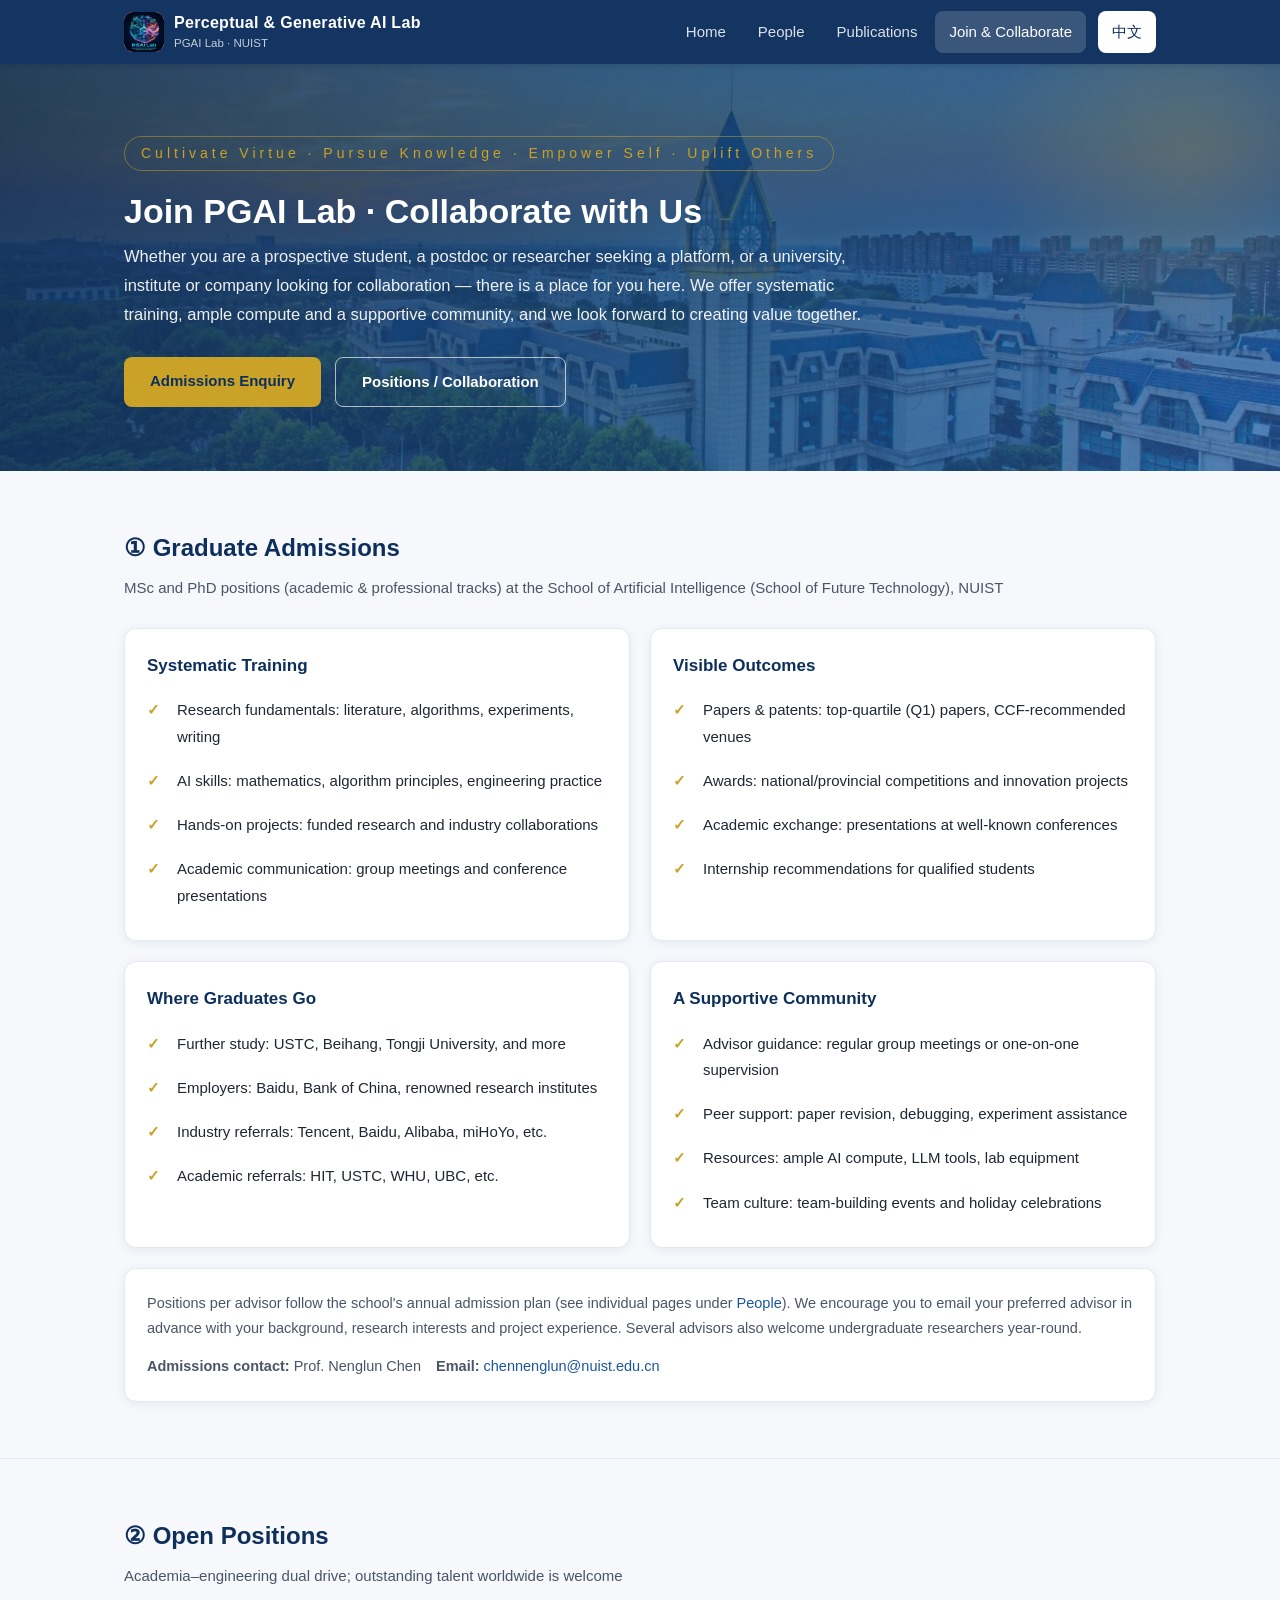
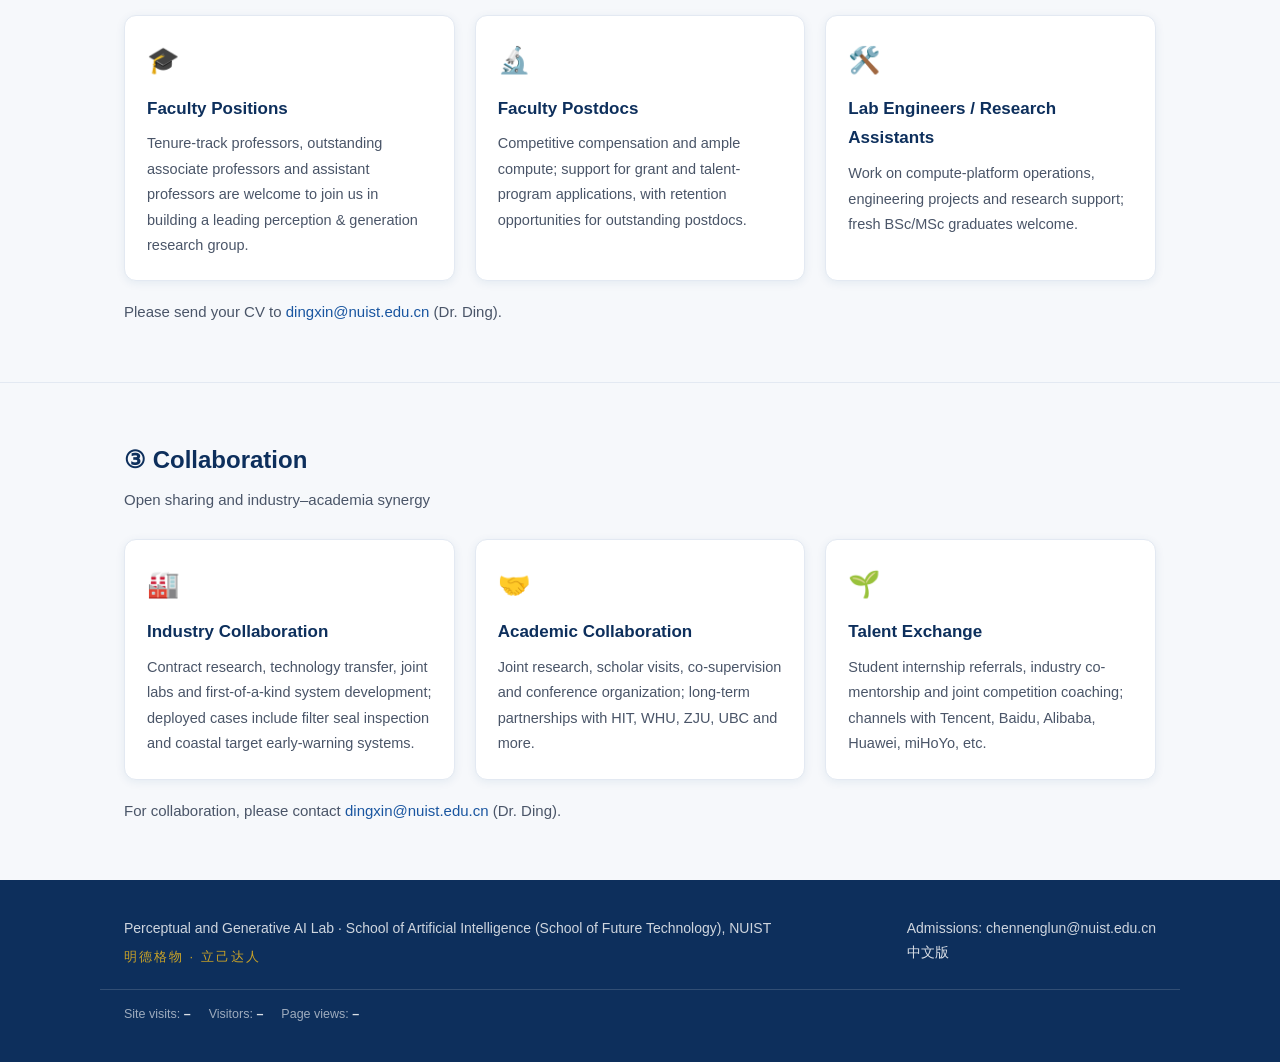
<file: en/join.html>
<!DOCTYPE html>
<html lang="en">
<head>
  <meta charset="UTF-8">
  <meta name="viewport" content="width=device-width, initial-scale=1.0">
  <title>Join &amp; Collaborate · PGAI Lab</title>
  <meta name="description" content="Graduate admissions, open positions and collaboration opportunities at PGAI Lab, NUIST.">
  <link rel="icon" type="image/png" href="../assets/img/logo-square.png">
  <link rel="stylesheet" href="../assets/css/style.css?v=20261121">
</head>
<body>

<header class="site-header">
  <div class="header-inner">
    <a class="brand" href="./">
      <img class="logo-img" src="../assets/img/logo-square.png" alt="PGAI Lab">
      <span class="brand-text">
        <span class="brand-name">Perceptual &amp; Generative AI Lab</span><br>
        <span class="brand-sub">PGAI Lab · NUIST</span>
      </span>
    </a>
    <button class="nav-toggle" aria-label="Menu">☰</button>
    <nav class="main-nav">
      <a href="./">Home</a>
      <a href="people.html">People</a>
      <a href="publications.html">Publications</a>
      <a href="join.html" class="active">Join &amp; Collaborate</a>
      <a href="../zh/join.html" class="lang-switch">中文</a>
    </nav>
  </div>
</header>

<section class="hero">
  <div class="container">
    <span class="motto">Cultivate Virtue · Pursue Knowledge · Empower Self · Uplift Others</span>
    <h1>Join PGAI Lab · Collaborate with Us</h1>
    <p class="lead">
      Whether you are a prospective student, a postdoc or researcher seeking a platform,
      or a university, institute or company looking for collaboration — there is a place for you here.
      We offer systematic training, ample compute and a supportive community, and we look forward to creating value together.
    </p>
    <div class="hero-actions">
      <a class="btn btn-gold" href="mailto:chennenglun@nuist.edu.cn">Admissions Enquiry</a>
      <a class="btn btn-ghost" href="mailto:dingxin@nuist.edu.cn">Positions / Collaboration</a>
    </div>
  </div>
</section>

<section class="block">
  <div class="container">
    <h2 class="section-title">① Graduate Admissions</h2>
    <p class="section-sub">MSc and PhD positions (academic &amp; professional tracks) at the School of Artificial Intelligence (School of Future Technology), NUIST</p>
    <div class="card-grid" style="grid-template-columns:repeat(2,1fr);">
      <div class="card">
        <h3>Systematic Training</h3>
        <ul class="feat-list">
          <li>Research fundamentals: literature, algorithms, experiments, writing</li>
          <li>AI skills: mathematics, algorithm principles, engineering practice</li>
          <li>Hands-on projects: funded research and industry collaborations</li>
          <li>Academic communication: group meetings and conference presentations</li>
        </ul>
      </div>
      <div class="card">
        <h3>Visible Outcomes</h3>
        <ul class="feat-list">
          <li>Papers &amp; patents: top-quartile (Q1) papers, CCF-recommended venues</li>
          <li>Awards: national/provincial competitions and innovation projects</li>
          <li>Academic exchange: presentations at well-known conferences</li>
          <li>Internship recommendations for qualified students</li>
        </ul>
      </div>
      <div class="card">
        <h3>Where Graduates Go</h3>
        <ul class="feat-list">
          <li>Further study: USTC, Beihang, Tongji University, and more</li>
          <li>Employers: Baidu, Bank of China, renowned research institutes</li>
          <li>Industry referrals: Tencent, Baidu, Alibaba, miHoYo, etc.</li>
          <li>Academic referrals: HIT, USTC, WHU, UBC, etc.</li>
        </ul>
      </div>
      <div class="card">
        <h3>A Supportive Community</h3>
        <ul class="feat-list">
          <li>Advisor guidance: regular group meetings or one-on-one supervision</li>
          <li>Peer support: paper revision, debugging, experiment assistance</li>
          <li>Resources: ample AI compute, LLM tools, lab equipment</li>
          <li>Team culture: team-building events and holiday celebrations</li>
        </ul>
      </div>
    </div>
    <div class="card" style="margin-top:20px;">
      <p style="margin-bottom:12px;">
        Positions per advisor follow the school's annual admission plan (see individual pages under
        <a href="people.html">People</a>). We encourage you to email your preferred advisor in advance with your
        background, research interests and project experience. Several advisors also welcome undergraduate researchers year-round.
      </p>
      <p><strong>Admissions contact:</strong> Prof. Nenglun Chen　<strong>Email:</strong> <a href="mailto:chennenglun@nuist.edu.cn">chennenglun@nuist.edu.cn</a></p>
    </div>
  </div>
</section>

<section class="block">
  <div class="container">
    <h2 class="section-title">② Open Positions</h2>
    <p class="section-sub">Academia–engineering dual drive; outstanding talent worldwide is welcome</p>
    <div class="card-grid">
      <div class="card">
        <div class="icon">🎓</div>
        <h3>Faculty Positions</h3>
        <p>Tenure-track professors, outstanding associate professors and assistant professors are welcome to join us in building a leading perception &amp; generation research group.</p>
      </div>
      <div class="card">
        <div class="icon">🔬</div>
        <h3>Faculty Postdocs</h3>
        <p>Competitive compensation and ample compute; support for grant and talent-program applications, with retention opportunities for outstanding postdocs.</p>
      </div>
      <div class="card">
        <div class="icon">🛠️</div>
        <h3>Lab Engineers / Research Assistants</h3>
        <p>Work on compute-platform operations, engineering projects and research support; fresh BSc/MSc graduates welcome.</p>
      </div>
    </div>
    <p style="margin-top:18px;color:var(--ink-soft);font-size:15px;">
      Please send your CV to <a href="mailto:dingxin@nuist.edu.cn">dingxin@nuist.edu.cn</a> (Dr. Ding).
    </p>
  </div>
</section>

<section class="block">
  <div class="container">
    <h2 class="section-title">③ Collaboration</h2>
    <p class="section-sub">Open sharing and industry–academia synergy</p>
    <div class="card-grid">
      <div class="card">
        <div class="icon">🏭</div>
        <h3>Industry Collaboration</h3>
        <p>Contract research, technology transfer, joint labs and first-of-a-kind system development; deployed cases include filter seal inspection and coastal target early-warning systems.</p>
      </div>
      <div class="card">
        <div class="icon">🤝</div>
        <h3>Academic Collaboration</h3>
        <p>Joint research, scholar visits, co-supervision and conference organization; long-term partnerships with HIT, WHU, ZJU, UBC and more.</p>
      </div>
      <div class="card">
        <div class="icon">🌱</div>
        <h3>Talent Exchange</h3>
        <p>Student internship referrals, industry co-mentorship and joint competition coaching; channels with Tencent, Baidu, Alibaba, Huawei, miHoYo, etc.</p>
      </div>
    </div>
    <p style="margin-top:18px;color:var(--ink-soft);font-size:15px;">
      For collaboration, please contact <a href="mailto:dingxin@nuist.edu.cn">dingxin@nuist.edu.cn</a> (Dr. Ding).
    </p>
  </div>
</section>

<footer class="site-footer">
  <div class="container footer-inner">
    <div>
      <div>Perceptual and Generative AI Lab · School of Artificial Intelligence (School of Future Technology), NUIST</div>
      <div class="motto">明德格物 · 立己达人</div>
    </div>
    <div>
      <div>Admissions: chennenglun@nuist.edu.cn</div>
      <div><a href="../zh/join.html">中文版</a></div>
    </div>
  </div>
  <div class="container busuanzi-wrap">
    <span>Site visits: <span id="busuanzi_value_site_pv">–</span></span><span>Visitors: <span id="busuanzi_value_site_uv">–</span></span><span>Page views: <span id="busuanzi_value_page_pv">–</span></span>
  </div>
</footer>

<script src="../assets/js/main.js"></script>
<script async src="https://busuanzi.ibruce.info/busuanzi/2.3/busuanzi.pure.mini.js"></script>
</body>
</html>
</file>
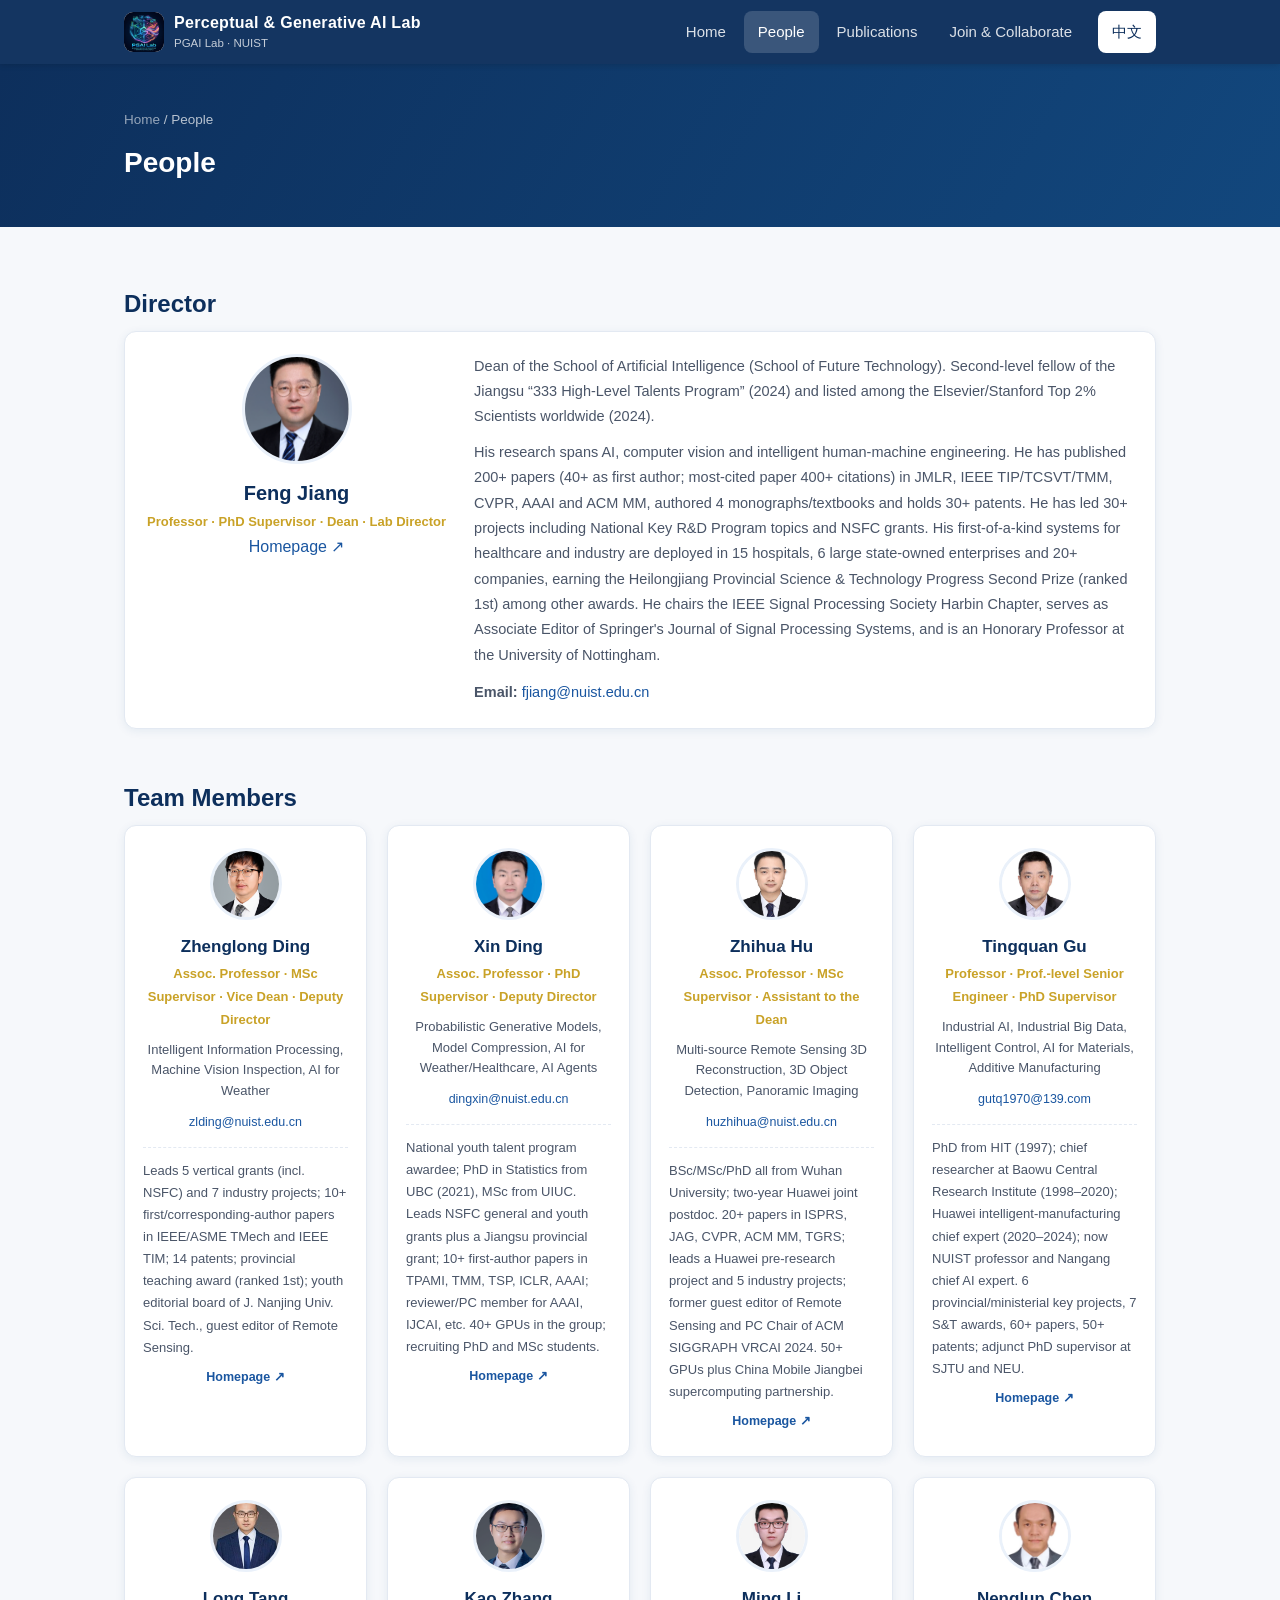
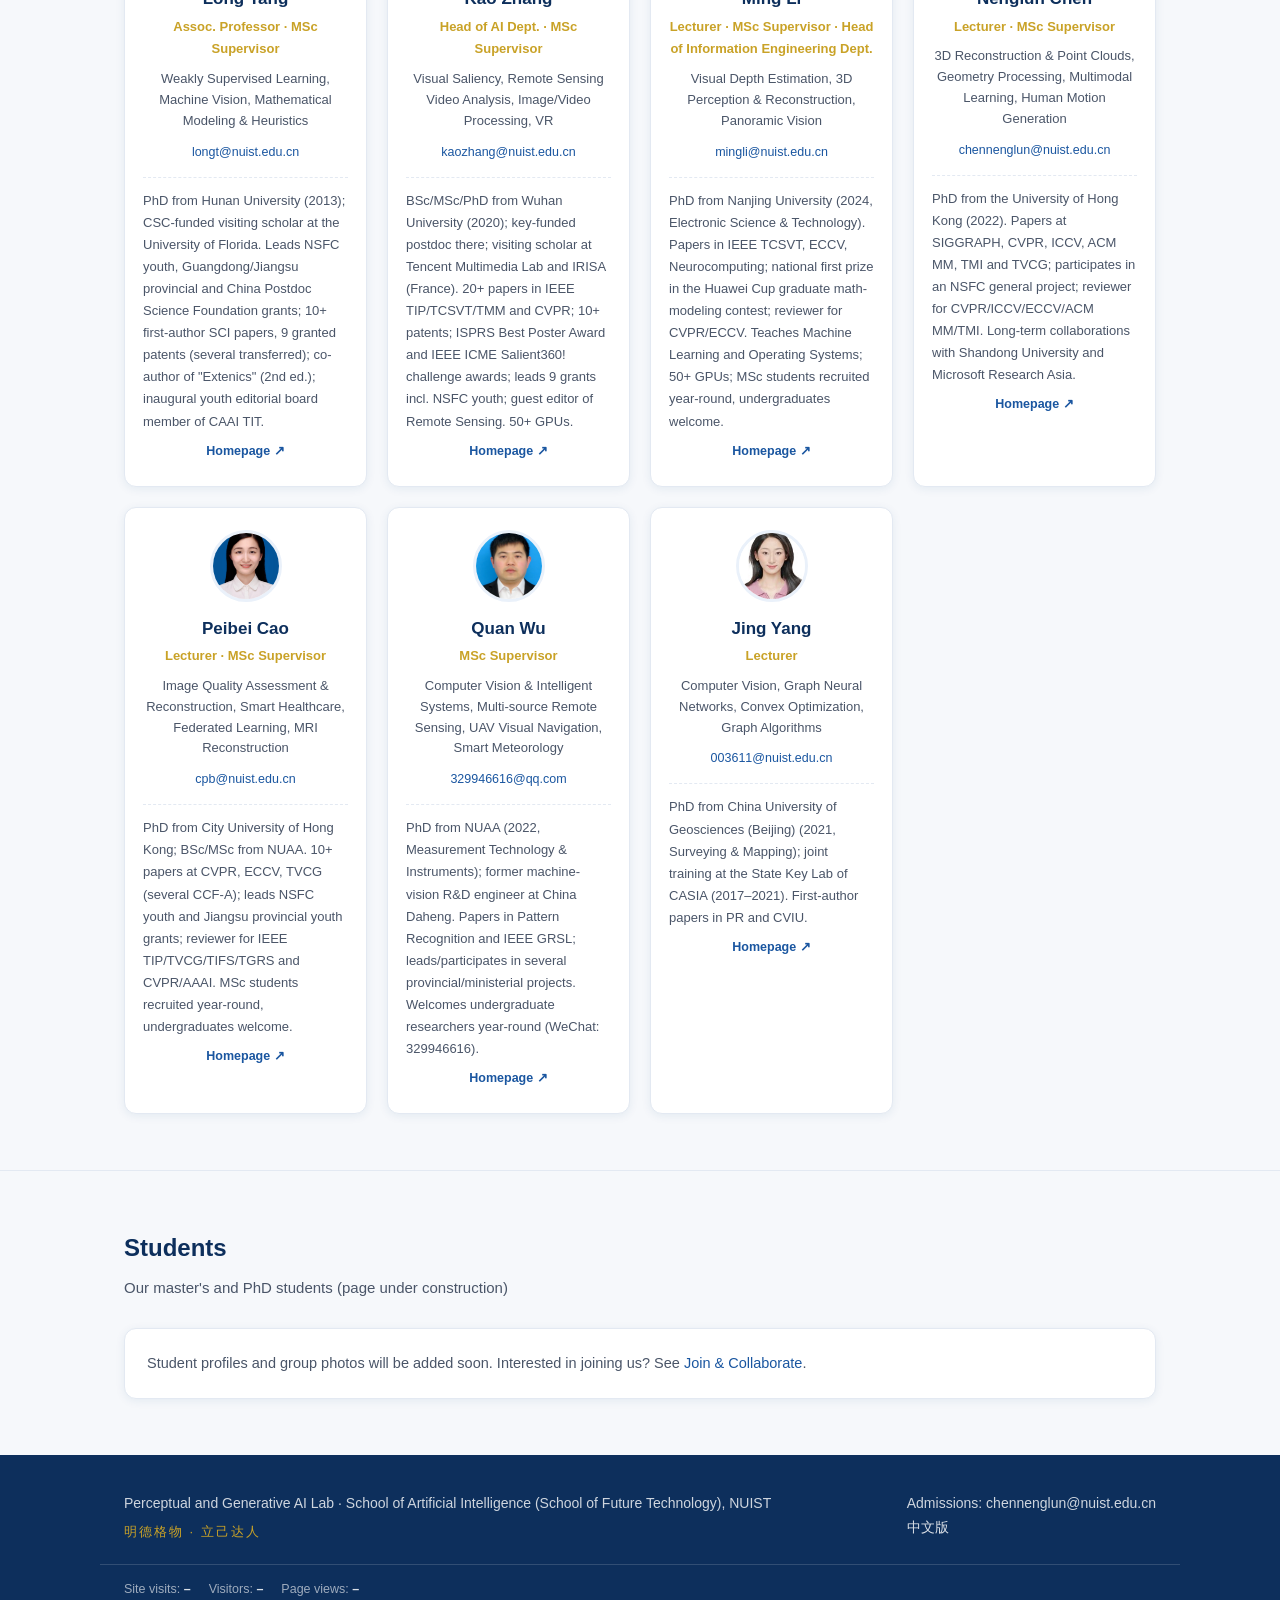
<file: en/people.html>
<!DOCTYPE html>
<html lang="en">
<head>
  <meta charset="UTF-8">
  <meta name="viewport" content="width=device-width, initial-scale=1.0">
  <title>People · PGAI Lab</title>
  <meta name="description" content="Faculty and members of the Perceptual and Generative AI Lab (PGAI Lab) at NUIST.">
  <link rel="icon" type="image/png" href="../assets/img/logo-square.png">
  <link rel="stylesheet" href="../assets/css/style.css?v=20261121">
</head>
<body>

<header class="site-header">
  <div class="header-inner">
    <a class="brand" href="./">
      <img class="logo-img" src="../assets/img/logo-square.png" alt="PGAI Lab">
      <span class="brand-text">
        <span class="brand-name">Perceptual &amp; Generative AI Lab</span><br>
        <span class="brand-sub">PGAI Lab · NUIST</span>
      </span>
    </a>
    <button class="nav-toggle" aria-label="Menu">☰</button>
    <nav class="main-nav">
      <a href="./">Home</a>
      <a href="people.html" class="active">People</a>
      <a href="publications.html">Publications</a>
      <a href="join.html">Join &amp; Collaborate</a>
      <a href="../zh/people.html" class="lang-switch">中文</a>
    </nav>
  </div>
</header>

<section class="page-hero">
  <div class="container">
    <div class="crumb"><a href="./" style="color:rgba(255,255,255,.8)">Home</a> / People</div>
    <h1>People</h1>
  </div>
</section>

<section class="block">
  <div class="container">
    <h2 class="section-title">Director</h2>

    <div class="card" style="display:grid;grid-template-columns:auto 1fr;gap:28px;align-items:start;margin-bottom:48px;">
      <div style="text-align:center;">
        <img class="director-photo" src="../assets/img/teachers/jiangfeng.png" alt="Feng Jiang">
        <div style="margin-top:4px;font-size:20px;font-weight:700;color:var(--blue-900);">Feng Jiang</div>
        <div style="font-size:13px;color:var(--gold);font-weight:600;">Professor · PhD Supervisor · Dean · Lab Director</div>
        <a class="homepage" href="https://faculty.nuist.edu.cn/jiangfeng/zh_CN/zdylm/212268/list/index.htm" target="_blank" rel="noopener">Homepage ↗</a>
      </div>
      <div>
        <p style="font-size:14.5px;color:var(--ink-soft);">
          Dean of the School of Artificial Intelligence (School of Future Technology). Second-level fellow of the Jiangsu “333
          High-Level Talents Program” (2024) and listed among the Elsevier/Stanford Top 2% Scientists worldwide (2024).
        </p>
        <p style="font-size:14.5px;color:var(--ink-soft);margin-top:10px;">
          His research spans AI, computer vision and intelligent human-machine engineering. He has published 200+ papers
          (40+ as first author; most-cited paper 400+ citations) in JMLR, IEEE TIP/TCSVT/TMM, CVPR, AAAI and ACM MM,
          authored 4 monographs/textbooks and holds 30+ patents. He has led 30+ projects including National Key R&amp;D
          Program topics and NSFC grants. His first-of-a-kind systems for healthcare and industry are deployed in
          15 hospitals, 6 large state-owned enterprises and 20+ companies, earning the Heilongjiang Provincial Science
          &amp; Technology Progress Second Prize (ranked 1st) among other awards. He chairs the IEEE Signal Processing
          Society Harbin Chapter, serves as Associate Editor of Springer's Journal of Signal Processing Systems,
          and is an Honorary Professor at the University of Nottingham.
        </p>
        <p style="margin-top:12px;"><strong>Email:</strong> <a href="mailto:fjiang@nuist.edu.cn">fjiang@nuist.edu.cn</a></p>
      </div>
    </div>

    <h2 class="section-title">Team Members</h2>

    <div class="team-grid">
      <div class="member">
        <img class="avatar-img" src="../assets/img/teachers/dingzhenglong.png" alt="Zhenglong Ding">
        <div class="name">Zhenglong Ding</div>
        <div class="title">Assoc. Professor · MSc Supervisor · Vice Dean · Deputy Director</div>
        <div class="field">Intelligent Information Processing, Machine Vision Inspection, AI for Weather</div>
        <a class="email" href="mailto:zlding@nuist.edu.cn">zlding@nuist.edu.cn</a>
        <div class="bio">Leads 5 vertical grants (incl. NSFC) and 7 industry projects; 10+ first/corresponding-author papers in IEEE/ASME TMech and IEEE TIM; 14 patents; provincial teaching award (ranked 1st); youth editorial board of J. Nanjing Univ. Sci. Tech., guest editor of Remote Sensing.</div>
        <a class="homepage" href="https://faculty.nuist.edu.cn/dingzhenglong/zh_CN/index.htm" target="_blank" rel="noopener">Homepage ↗</a>
      </div>

      <div class="member">
        <img class="avatar-img" src="../assets/img/teachers/dingxin.jpeg" alt="Xin Ding">
        <div class="name">Xin Ding</div>
        <div class="title">Assoc. Professor · PhD Supervisor · Deputy Director</div>
        <div class="field">Probabilistic Generative Models, Model Compression, AI for Weather/Healthcare, AI Agents</div>
        <a class="email" href="mailto:dingxin@nuist.edu.cn">dingxin@nuist.edu.cn</a>
        <div class="bio">National youth talent program awardee; PhD in Statistics from UBC (2021), MSc from UIUC. Leads NSFC general and youth grants plus a Jiangsu provincial grant; 10+ first-author papers in TPAMI, TMM, TSP, ICLR, AAAI; reviewer/PC member for AAAI, IJCAI, etc. 40+ GPUs in the group; recruiting PhD and MSc students.</div>
        <a class="homepage" href="https://faculty.nuist.edu.cn/dingxin/zh_CN/index.htm" target="_blank" rel="noopener">Homepage ↗</a>
      </div>

      <div class="member">
        <img class="avatar-img" src="../assets/img/teachers/huzhihua.jpeg" alt="Zhihua Hu">
        <div class="name">Zhihua Hu</div>
        <div class="title">Assoc. Professor · MSc Supervisor · Assistant to the Dean</div>
        <div class="field">Multi-source Remote Sensing 3D Reconstruction, 3D Object Detection, Panoramic Imaging</div>
        <a class="email" href="mailto:huzhihua@nuist.edu.cn">huzhihua@nuist.edu.cn</a>
        <div class="bio">BSc/MSc/PhD all from Wuhan University; two-year Huawei joint postdoc. 20+ papers in ISPRS, JAG, CVPR, ACM MM, TGRS; leads a Huawei pre-research project and 5 industry projects; former guest editor of Remote Sensing and PC Chair of ACM SIGGRAPH VRCAI 2024. 50+ GPUs plus China Mobile Jiangbei supercomputing partnership.</div>
        <a class="homepage" href="https://faculty.nuist.edu.cn/huzhihua/zh_CN/index.htm" target="_blank" rel="noopener">Homepage ↗</a>
      </div>

      <div class="member">
        <img class="avatar-img" src="../assets/img/teachers/gutingquan.png" alt="Tingquan Gu">
        <div class="name">Tingquan Gu</div>
        <div class="title">Professor · Prof.-level Senior Engineer · PhD Supervisor</div>
        <div class="field">Industrial AI, Industrial Big Data, Intelligent Control, AI for Materials, Additive Manufacturing</div>
        <a class="email" href="mailto:gutq1970@139.com">gutq1970@139.com</a>
        <div class="bio">PhD from HIT (1997); chief researcher at Baowu Central Research Institute (1998–2020); Huawei intelligent-manufacturing chief expert (2020–2024); now NUIST professor and Nangang chief AI expert. 6 provincial/ministerial key projects, 7 S&amp;T awards, 60+ papers, 50+ patents; adjunct PhD supervisor at SJTU and NEU.</div>
        <a class="homepage" href="https://faculty.nuist.edu.cn/gutingquan/zh_CN/index.htm" target="_blank" rel="noopener">Homepage ↗</a>
      </div>

      <div class="member">
        <img class="avatar-img" src="../assets/img/teachers/tanglong.jpeg" alt="Long Tang">
        <div class="name">Long Tang</div>
        <div class="title">Assoc. Professor · MSc Supervisor</div>
        <div class="field">Weakly Supervised Learning, Machine Vision, Mathematical Modeling &amp; Heuristics</div>
        <a class="email" href="mailto:longt@nuist.edu.cn">longt@nuist.edu.cn</a>
        <div class="bio">PhD from Hunan University (2013); CSC-funded visiting scholar at the University of Florida. Leads NSFC youth, Guangdong/Jiangsu provincial and China Postdoc Science Foundation grants; 10+ first-author SCI papers, 9 granted patents (several transferred); co-author of "Extenics" (2nd ed.); inaugural youth editorial board member of CAAI TIT.</div>
        <a class="homepage" href="https://faculty.nuist.edu.cn/tanglong/zh_CN/index.htm" target="_blank" rel="noopener">Homepage ↗</a>
      </div>

      <div class="member">
        <img class="avatar-img" src="../assets/img/teachers/zhangkao.png" alt="Kao Zhang">
        <div class="name">Kao Zhang</div>
        <div class="title">Head of AI Dept. · MSc Supervisor</div>
        <div class="field">Visual Saliency, Remote Sensing Video Analysis, Image/Video Processing, VR</div>
        <a class="email" href="mailto:kaozhang@nuist.edu.cn">kaozhang@nuist.edu.cn</a>
        <div class="bio">BSc/MSc/PhD from Wuhan University (2020); key-funded postdoc there; visiting scholar at Tencent Multimedia Lab and IRISA (France). 20+ papers in IEEE TIP/TCSVT/TMM and CVPR; 10+ patents; ISPRS Best Poster Award and IEEE ICME Salient360! challenge awards; leads 9 grants incl. NSFC youth; guest editor of Remote Sensing. 50+ GPUs.</div>
        <a class="homepage" href="https://faculty.nuist.edu.cn/zhangkao/zh_CN/index.htm" target="_blank" rel="noopener">Homepage ↗</a>
      </div>

      <div class="member">
        <img class="avatar-img" src="../assets/img/teachers/liming.jpg" alt="Ming Li">
        <div class="name">Ming Li</div>
        <div class="title">Lecturer · MSc Supervisor · Head of Information Engineering Dept.</div>
        <div class="field">Visual Depth Estimation, 3D Perception &amp; Reconstruction, Panoramic Vision</div>
        <a class="email" href="mailto:mingli@nuist.edu.cn">mingli@nuist.edu.cn</a>
        <div class="bio">PhD from Nanjing University (2024, Electronic Science &amp; Technology). Papers in IEEE TCSVT, ECCV, Neurocomputing; national first prize in the Huawei Cup graduate math-modeling contest; reviewer for CVPR/ECCV. Teaches Machine Learning and Operating Systems; 50+ GPUs; MSc students recruited year-round, undergraduates welcome.</div>
        <a class="homepage" href="https://faculty.nuist.edu.cn/liming12/zh_CN/index.htm" target="_blank" rel="noopener">Homepage ↗</a>
      </div>

      <div class="member">
        <img class="avatar-img" src="../assets/img/teachers/chennenglun.jpeg" alt="Nenglun Chen">
        <div class="name">Nenglun Chen</div>
        <div class="title">Lecturer · MSc Supervisor</div>
        <div class="field">3D Reconstruction &amp; Point Clouds, Geometry Processing, Multimodal Learning, Human Motion Generation</div>
        <a class="email" href="mailto:chennenglun@nuist.edu.cn">chennenglun@nuist.edu.cn</a>
        <div class="bio">PhD from the University of Hong Kong (2022). Papers at SIGGRAPH, CVPR, ICCV, ACM MM, TMI and TVCG; participates in an NSFC general project; reviewer for CVPR/ICCV/ECCV/ACM MM/TMI. Long-term collaborations with Shandong University and Microsoft Research Asia.</div>
        <a class="homepage" href="https://faculty.nuist.edu.cn/chennenglun/zh_CN/index.htm" target="_blank" rel="noopener">Homepage ↗</a>
      </div>

      <div class="member">
        <img class="avatar-img" src="../assets/img/teachers/caopeibei.png" alt="Peibei Cao">
        <div class="name">Peibei Cao</div>
        <div class="title">Lecturer · MSc Supervisor</div>
        <div class="field">Image Quality Assessment &amp; Reconstruction, Smart Healthcare, Federated Learning, MRI Reconstruction</div>
        <a class="email" href="mailto:cpb@nuist.edu.cn">cpb@nuist.edu.cn</a>
        <div class="bio">PhD from City University of Hong Kong; BSc/MSc from NUAA. 10+ papers at CVPR, ECCV, TVCG (several CCF-A); leads NSFC youth and Jiangsu provincial youth grants; reviewer for IEEE TIP/TVCG/TIFS/TGRS and CVPR/AAAI. MSc students recruited year-round, undergraduates welcome.</div>
        <a class="homepage" href="https://faculty.nuist.edu.cn/caopeibei/zh_CN/index.htm" target="_blank" rel="noopener">Homepage ↗</a>
      </div>

      <div class="member">
        <img class="avatar-img" src="../assets/img/teachers/wuquan.png" alt="Quan Wu">
        <div class="name">Quan Wu</div>
        <div class="title">MSc Supervisor</div>
        <div class="field">Computer Vision &amp; Intelligent Systems, Multi-source Remote Sensing, UAV Visual Navigation, Smart Meteorology</div>
        <a class="email" href="mailto:329946616@qq.com">329946616@qq.com</a>
        <div class="bio">PhD from NUAA (2022, Measurement Technology &amp; Instruments); former machine-vision R&amp;D engineer at China Daheng. Papers in Pattern Recognition and IEEE GRSL; leads/participates in several provincial/ministerial projects. Welcomes undergraduate researchers year-round (WeChat: 329946616).</div>
        <a class="homepage" href="https://faculty.nuist.edu.cn/wuquan/zh_CN/index.htm" target="_blank" rel="noopener">Homepage ↗</a>
      </div>

      <div class="member">
        <img class="avatar-img" src="../assets/img/teachers/yangjing.jpeg" alt="Jing Yang">
        <div class="name">Jing Yang</div>
        <div class="title">Lecturer</div>
        <div class="field">Computer Vision, Graph Neural Networks, Convex Optimization, Graph Algorithms</div>
        <a class="email" href="mailto:003611@nuist.edu.cn">003611@nuist.edu.cn</a>
        <div class="bio">PhD from China University of Geosciences (Beijing) (2021, Surveying &amp; Mapping); joint training at the State Key Lab of CASIA (2017–2021). First-author papers in PR and CVIU.</div>
        <a class="homepage" href="https://faculty.nuist.edu.cn/yangjing1/zh_CN/index.htm" target="_blank" rel="noopener">Homepage ↗</a>
      </div>
    </div>
  </div>
</section>

<section class="block">
  <div class="container">
    <h2 class="section-title">Students</h2>
    <p class="section-sub">Our master's and PhD students (page under construction)</p>
    <div class="card">
      <p>Student profiles and group photos will be added soon. Interested in joining us? See <a href="join.html">Join &amp; Collaborate</a>.</p>
    </div>
  </div>
</section>

<footer class="site-footer">
  <div class="container footer-inner">
    <div>
      <div>Perceptual and Generative AI Lab · School of Artificial Intelligence (School of Future Technology), NUIST</div>
      <div class="motto">明德格物 · 立己达人</div>
    </div>
    <div>
      <div>Admissions: chennenglun@nuist.edu.cn</div>
      <div><a href="../zh/people.html">中文版</a></div>
    </div>
  </div>
  <div class="container busuanzi-wrap">
    <span>Site visits: <span id="busuanzi_value_site_pv">–</span></span><span>Visitors: <span id="busuanzi_value_site_uv">–</span></span><span>Page views: <span id="busuanzi_value_page_pv">–</span></span>
  </div>
</footer>

<script src="../assets/js/main.js"></script>
<script async src="https://busuanzi.ibruce.info/busuanzi/2.3/busuanzi.pure.mini.js"></script>
</body>
</html>
</file>
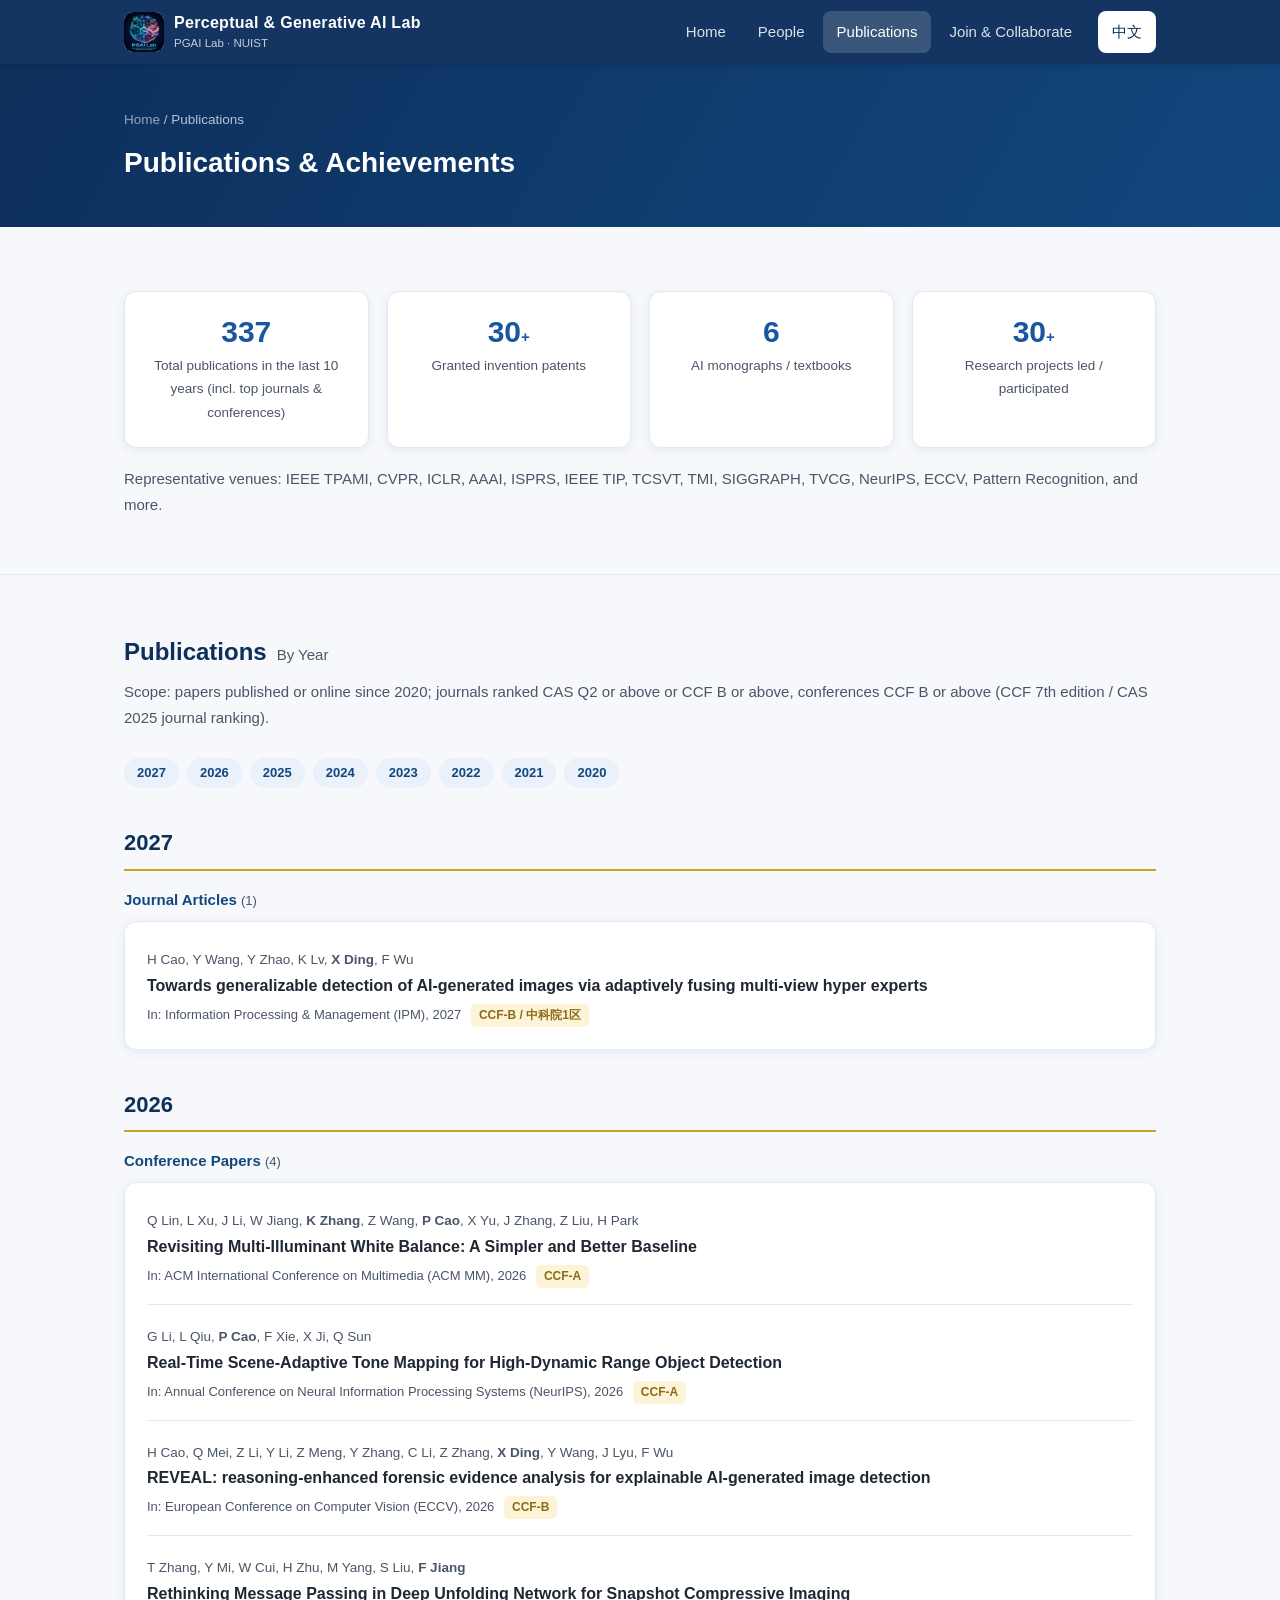
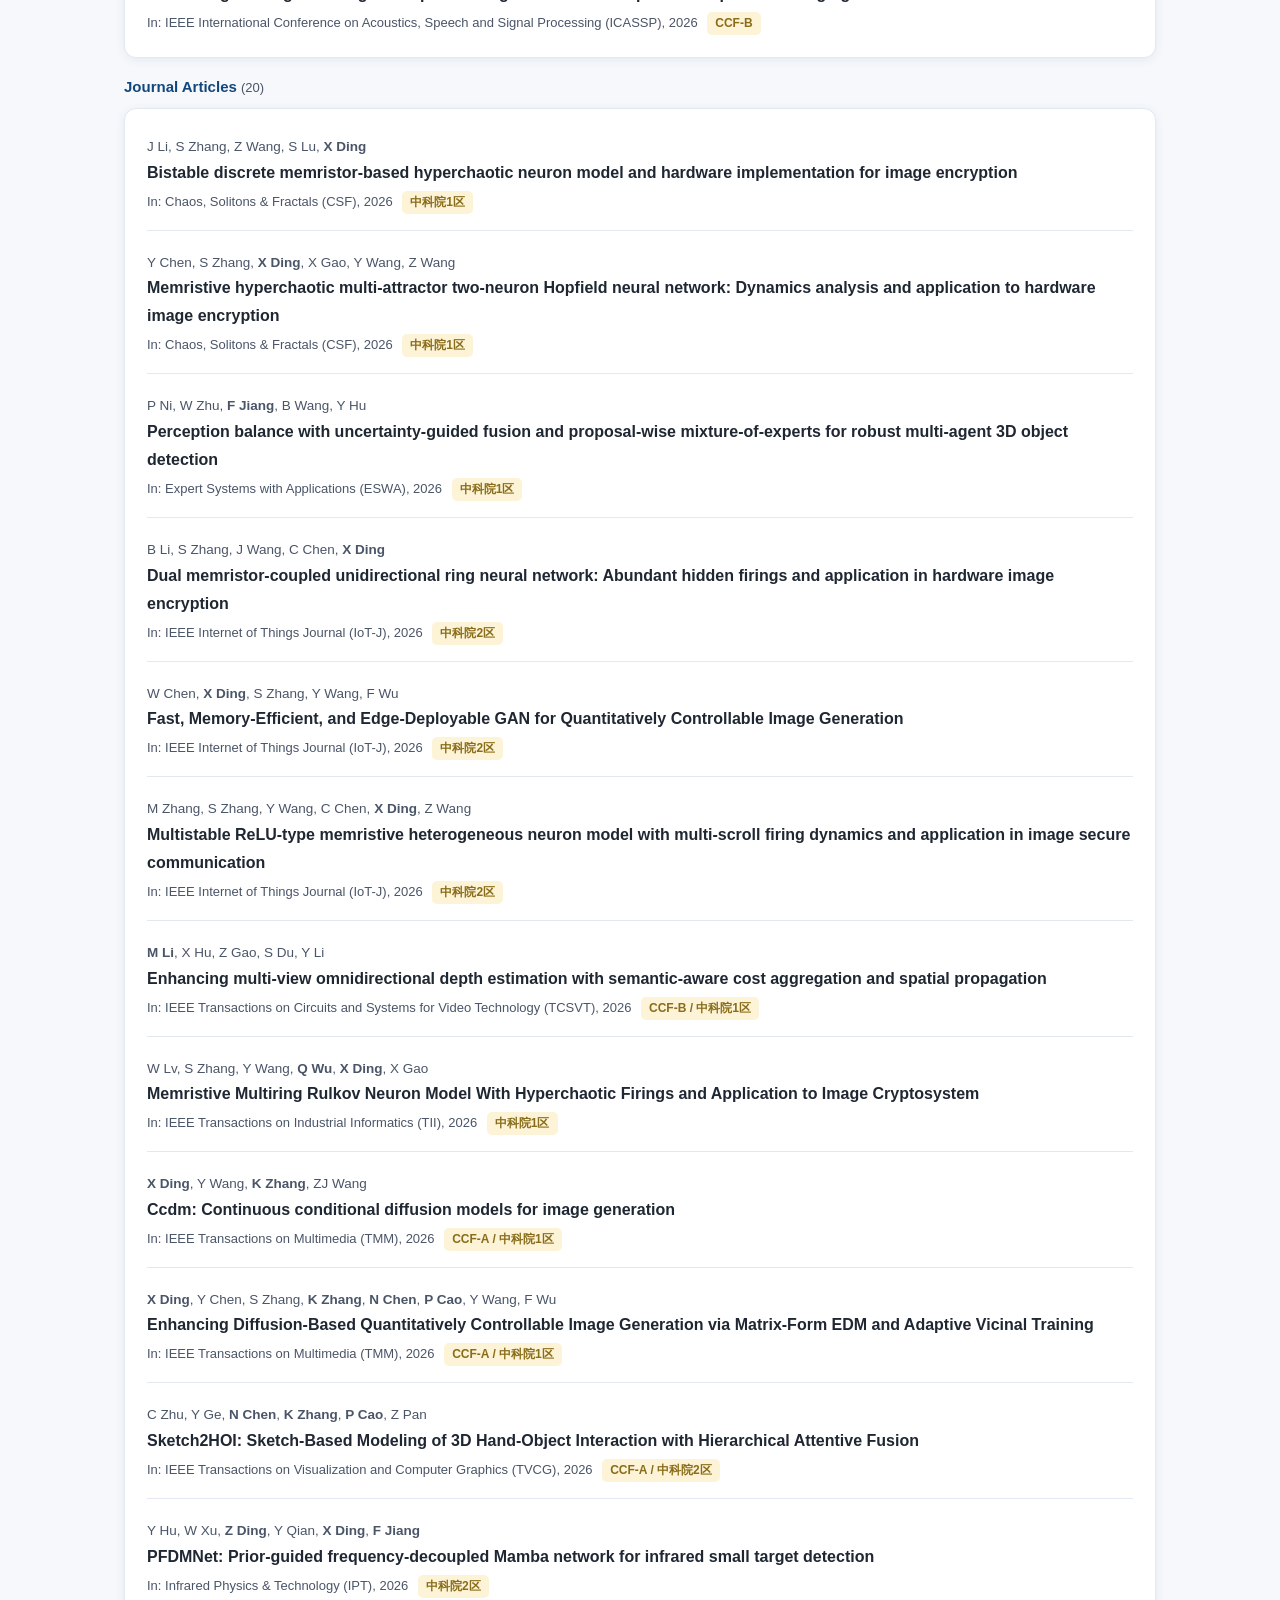
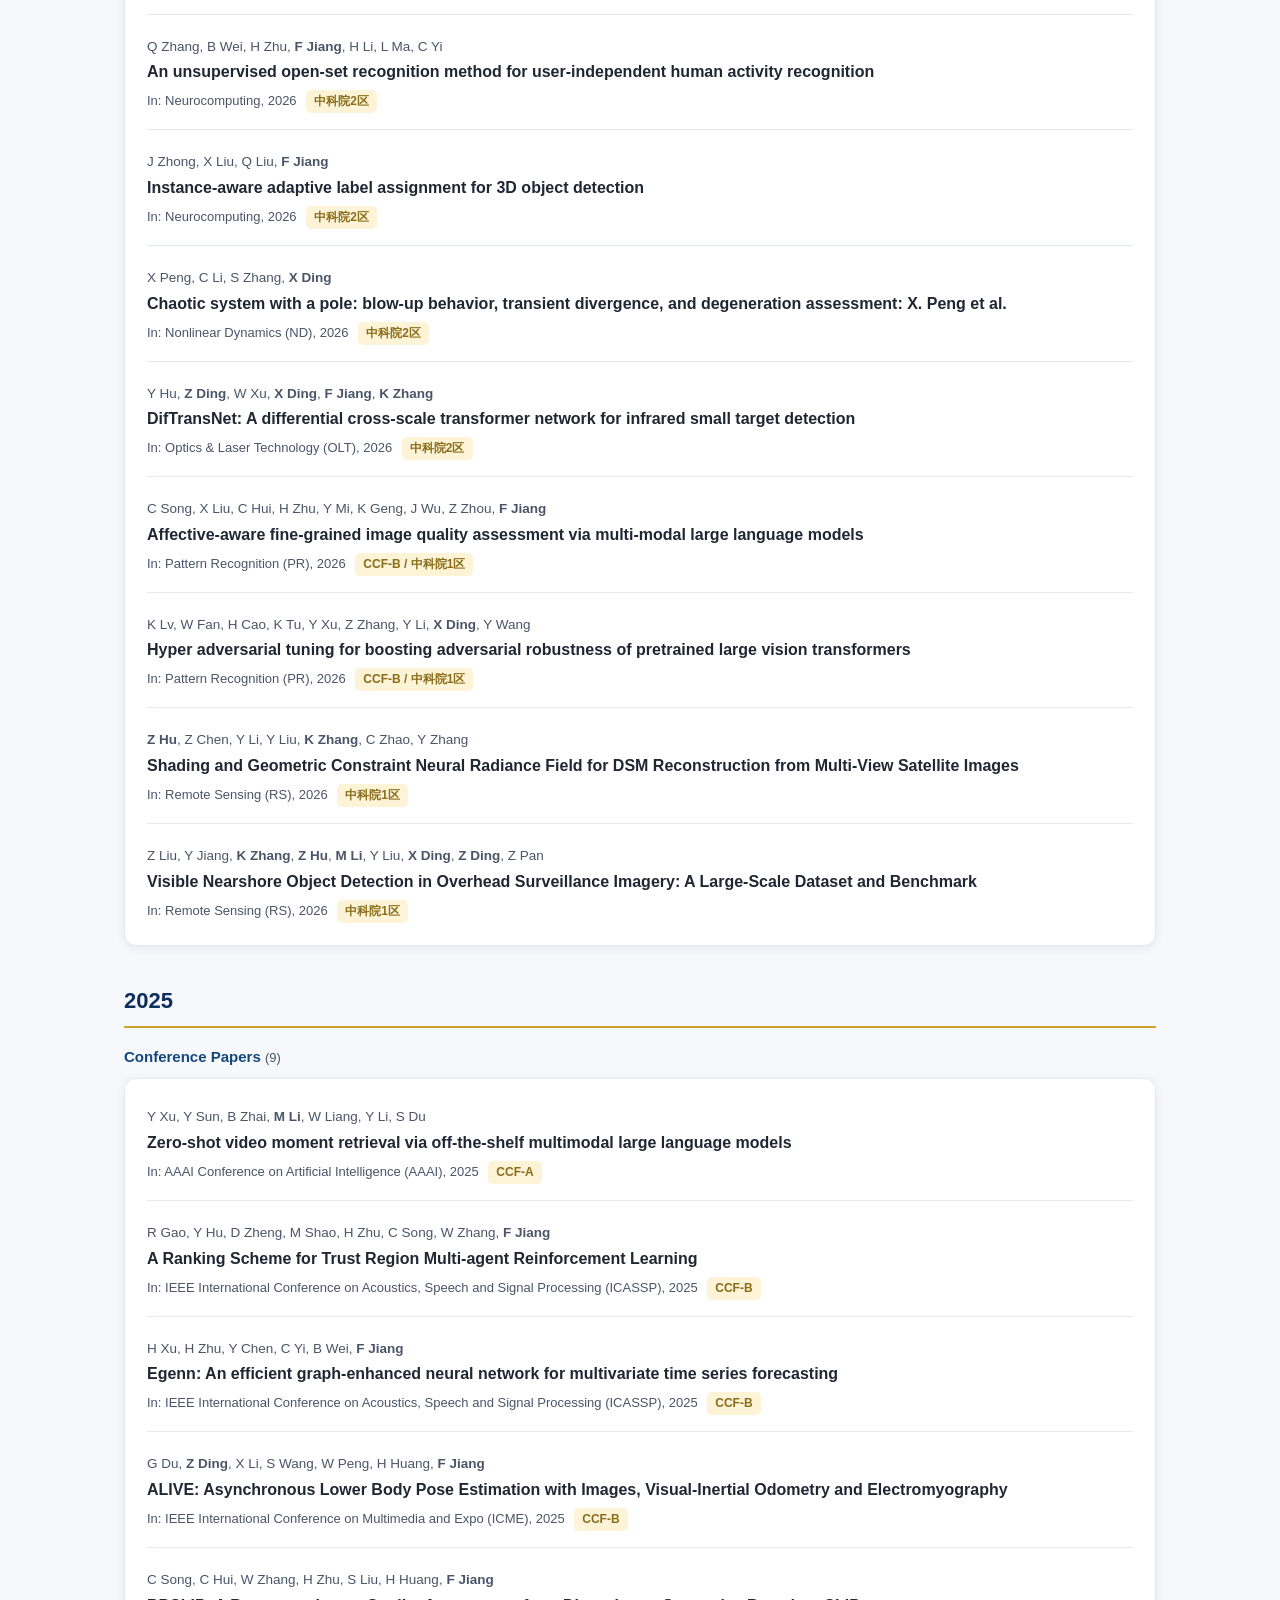
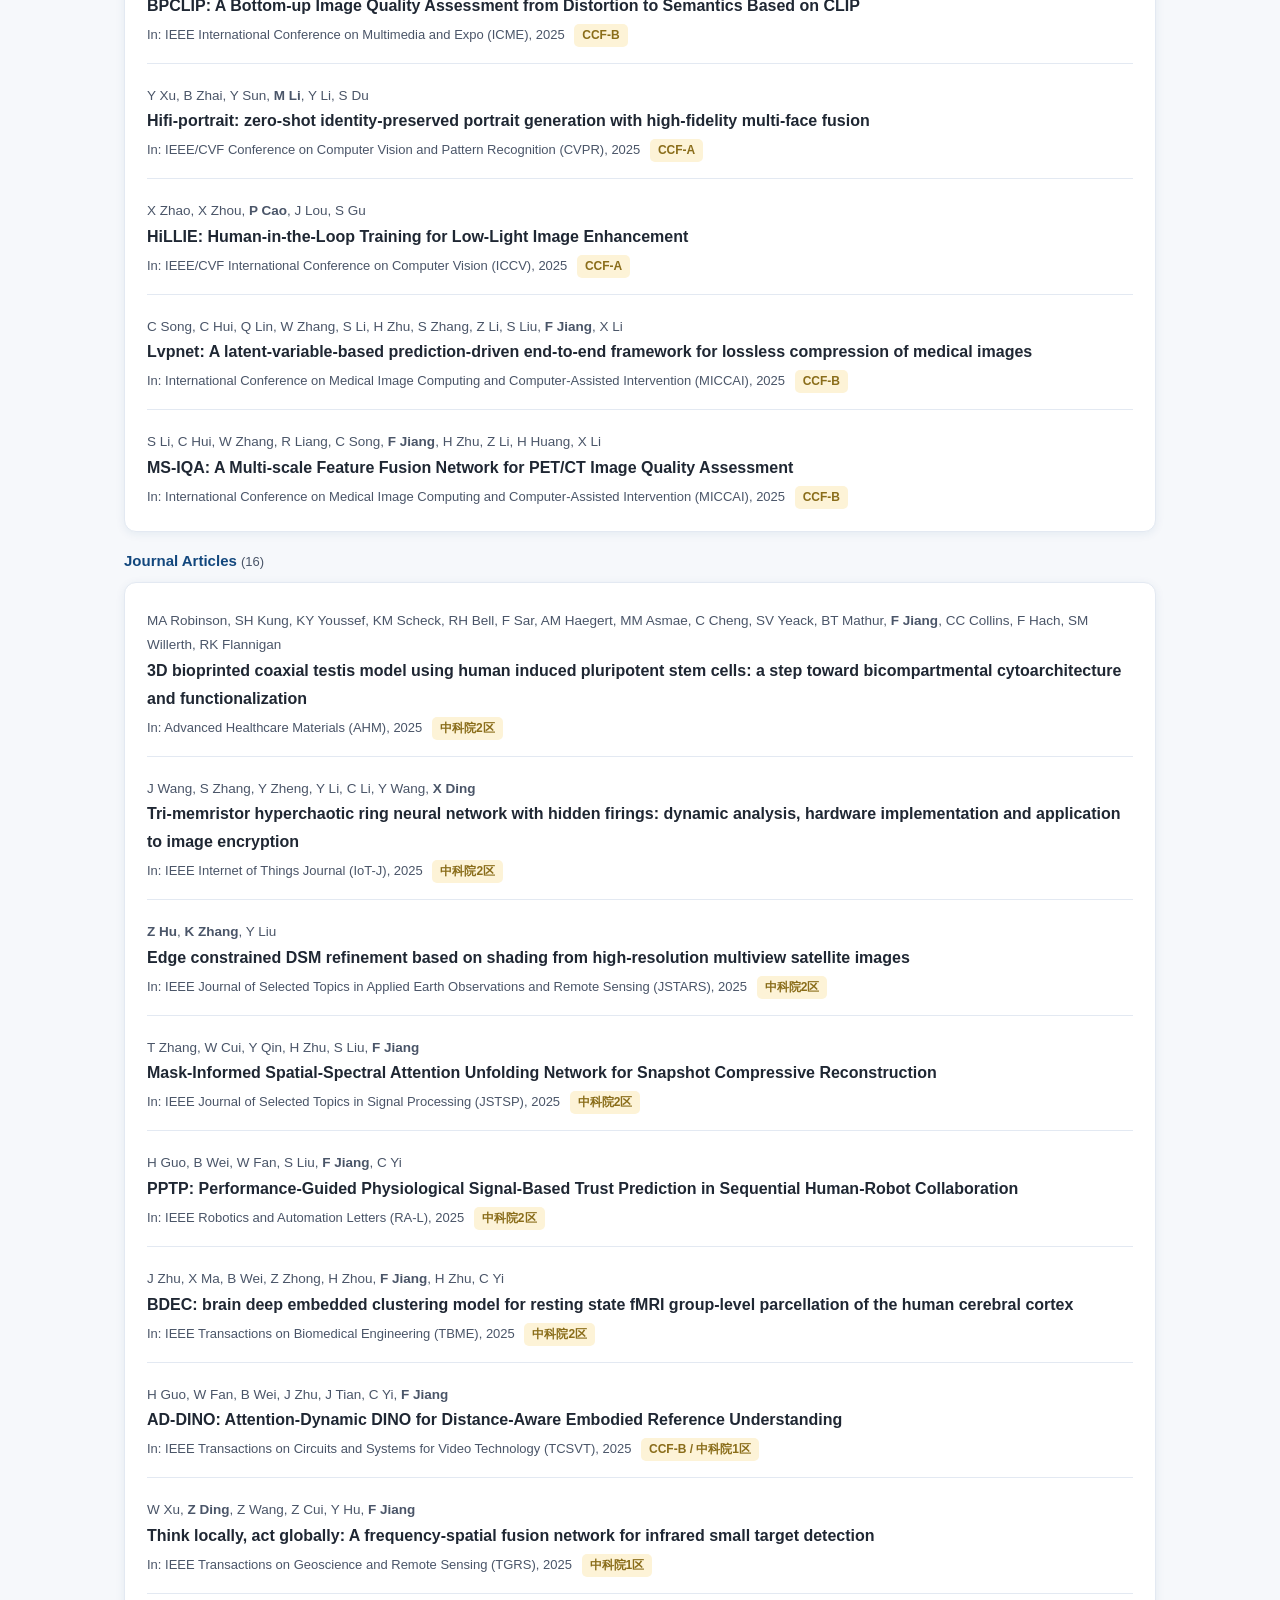
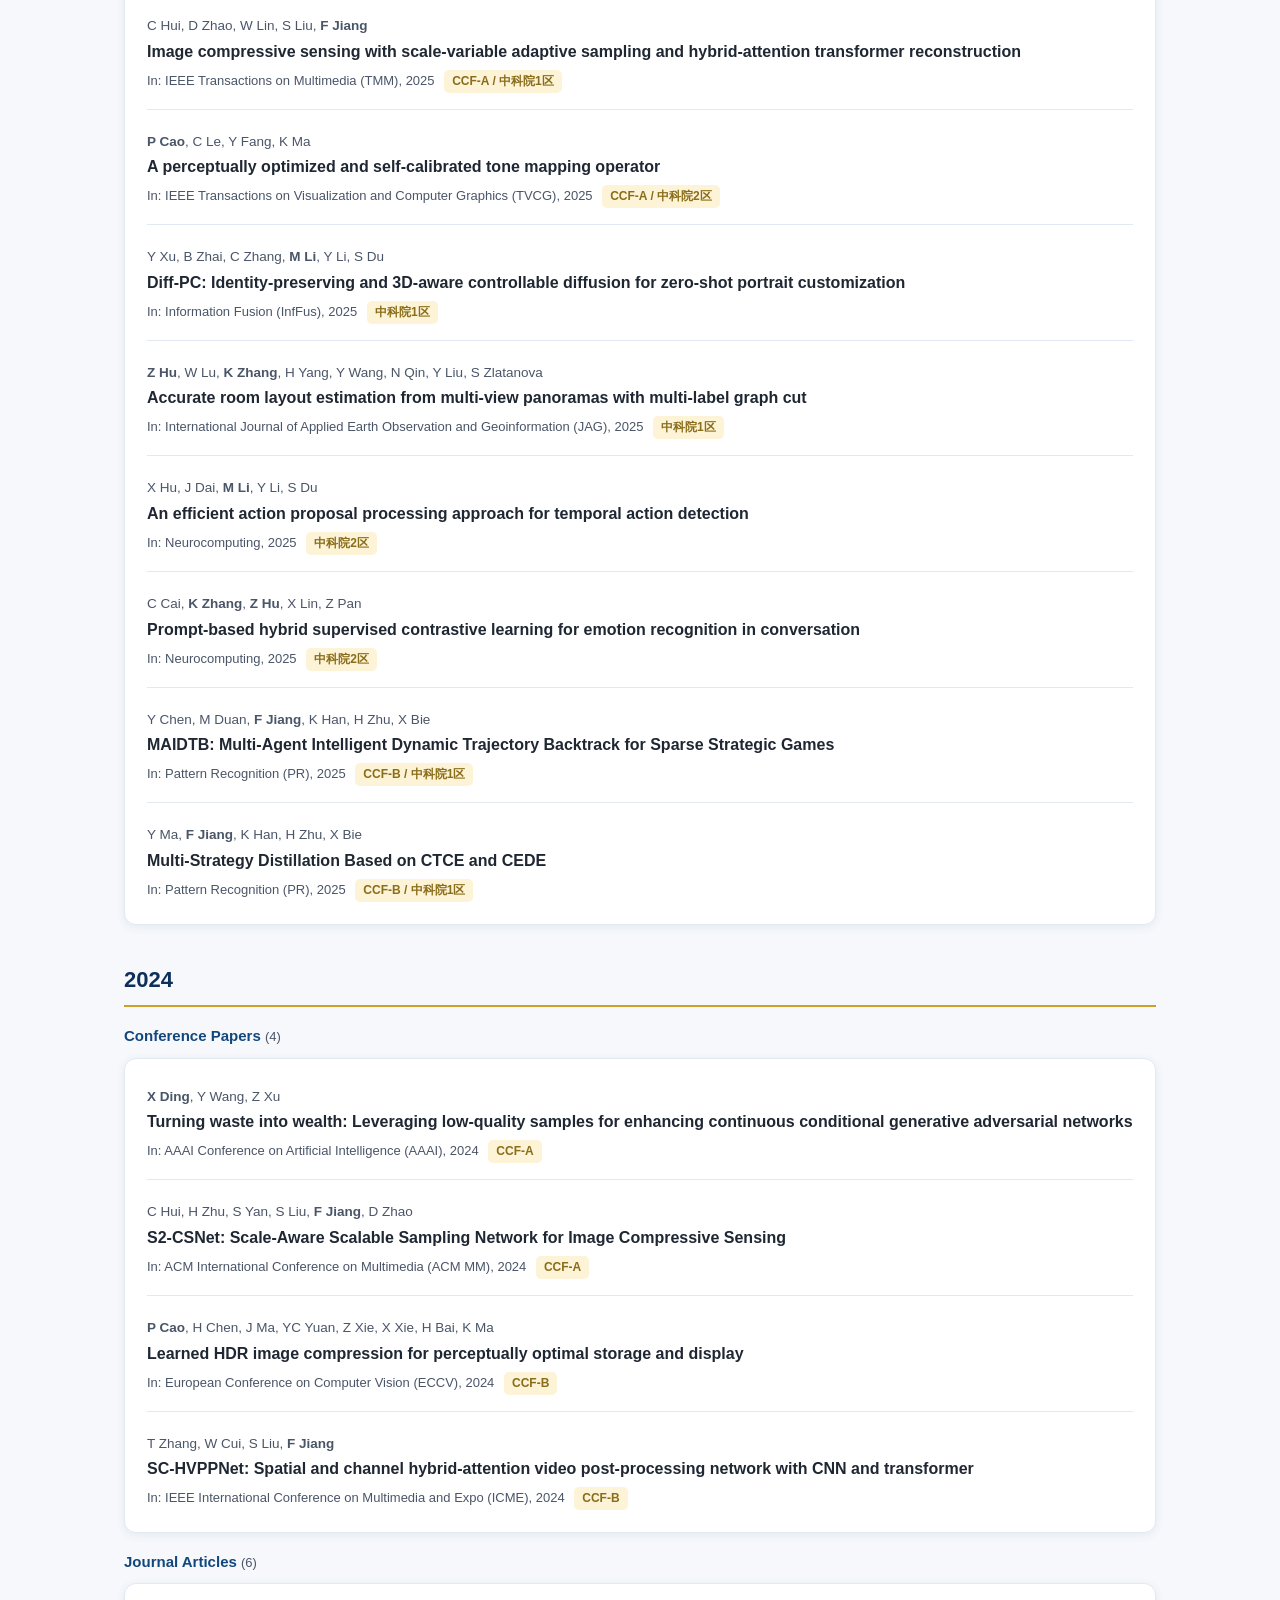
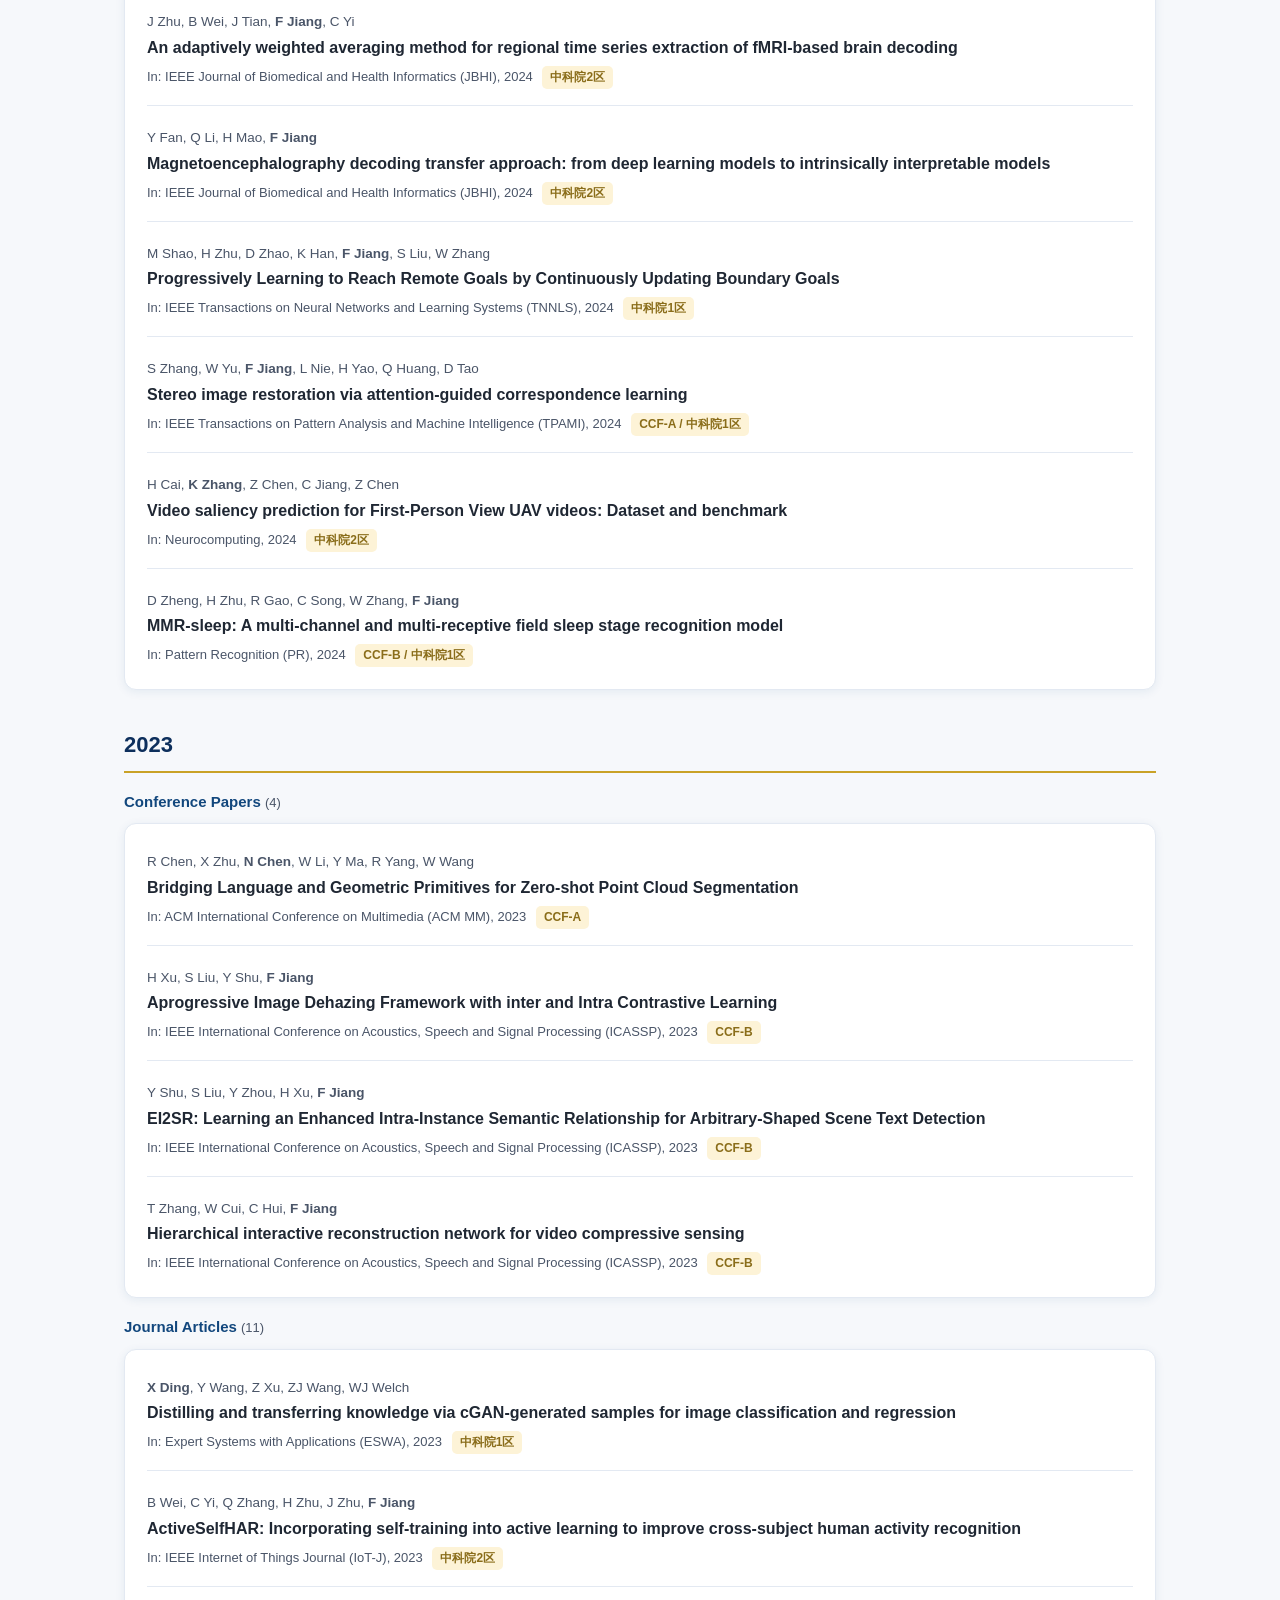
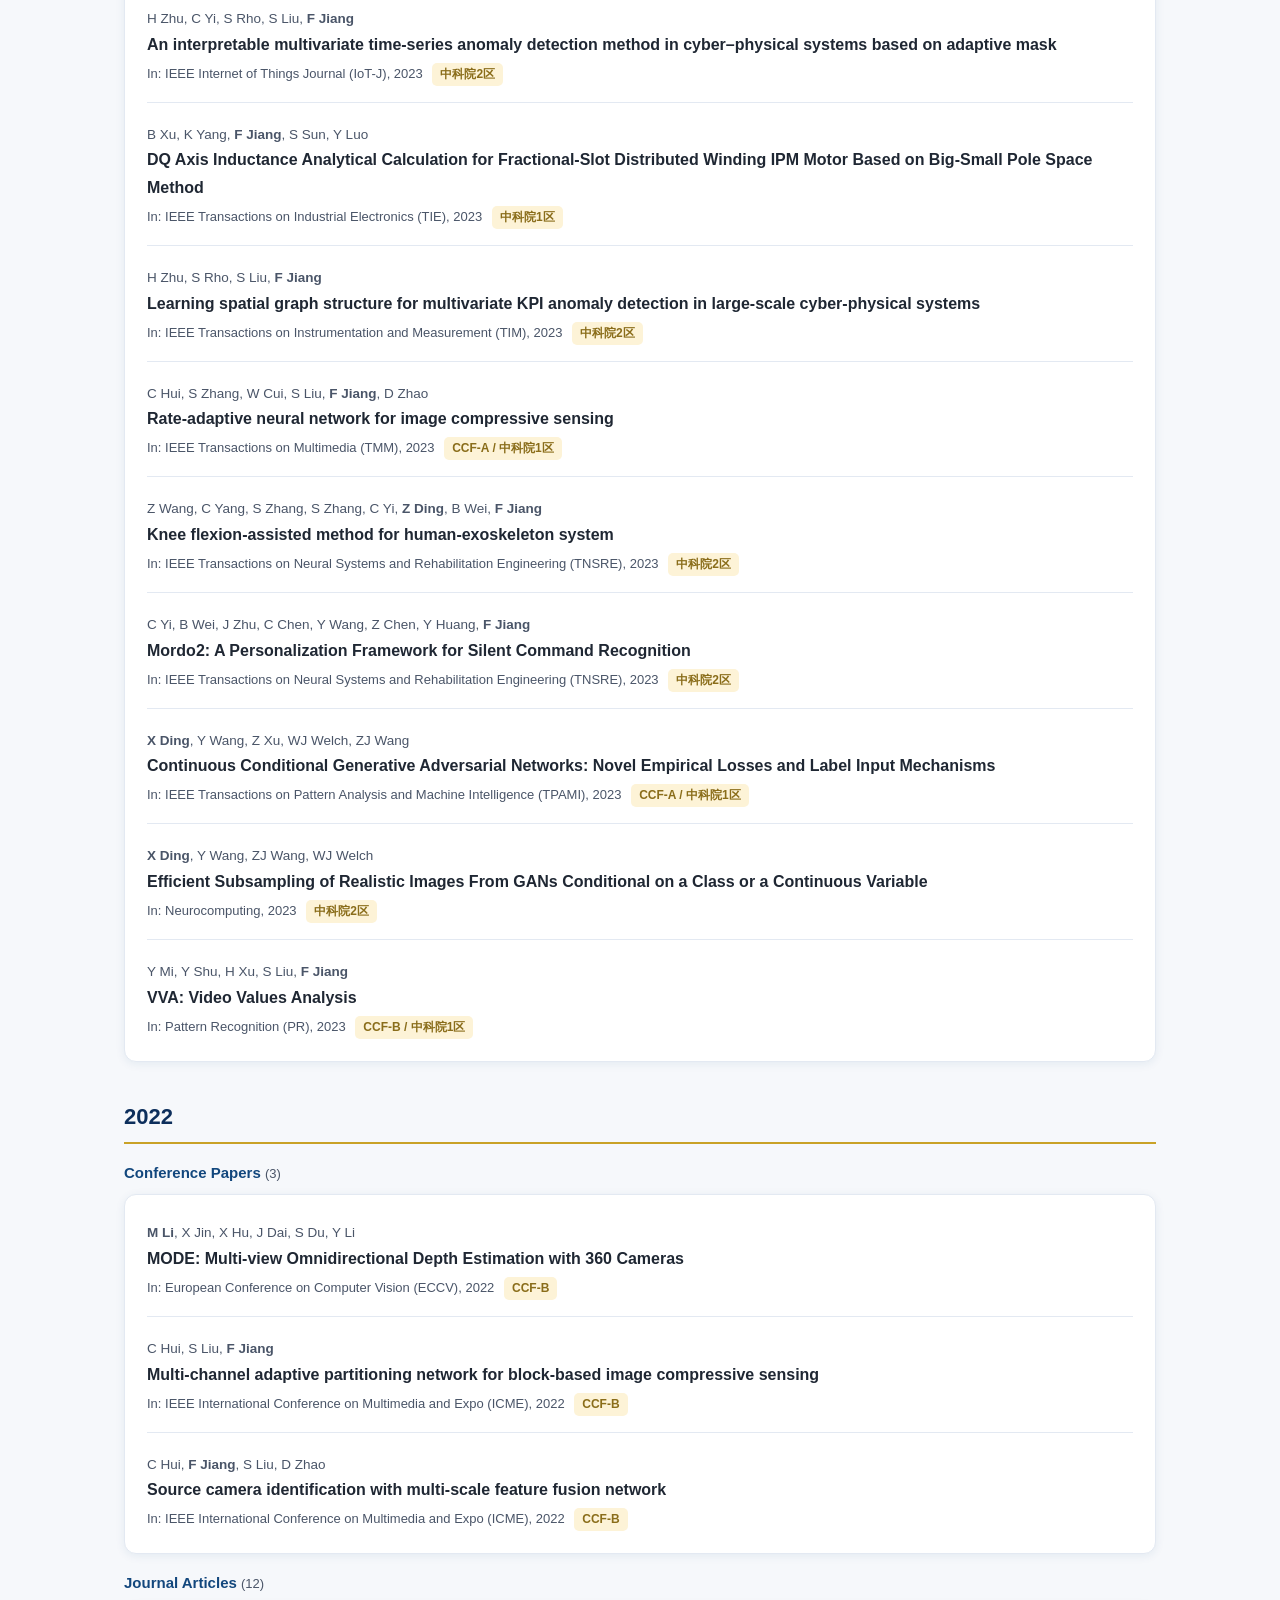
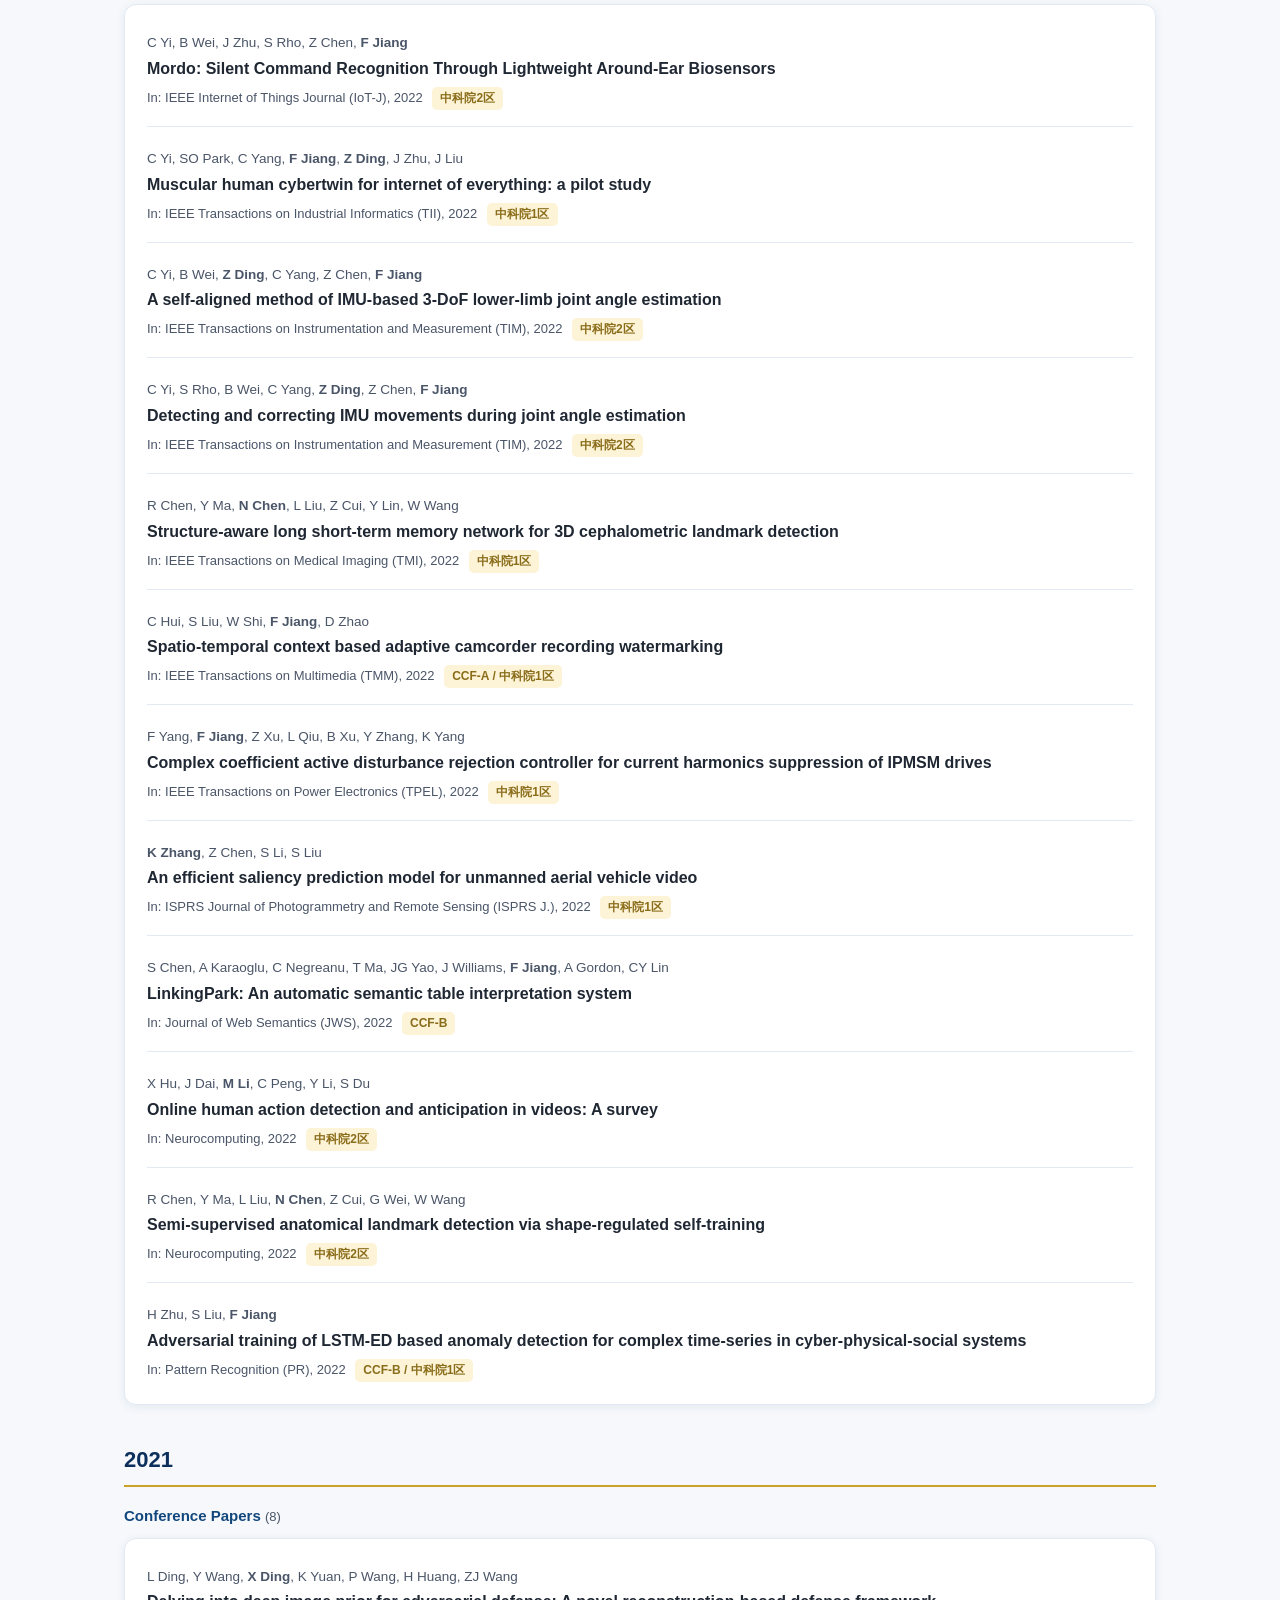
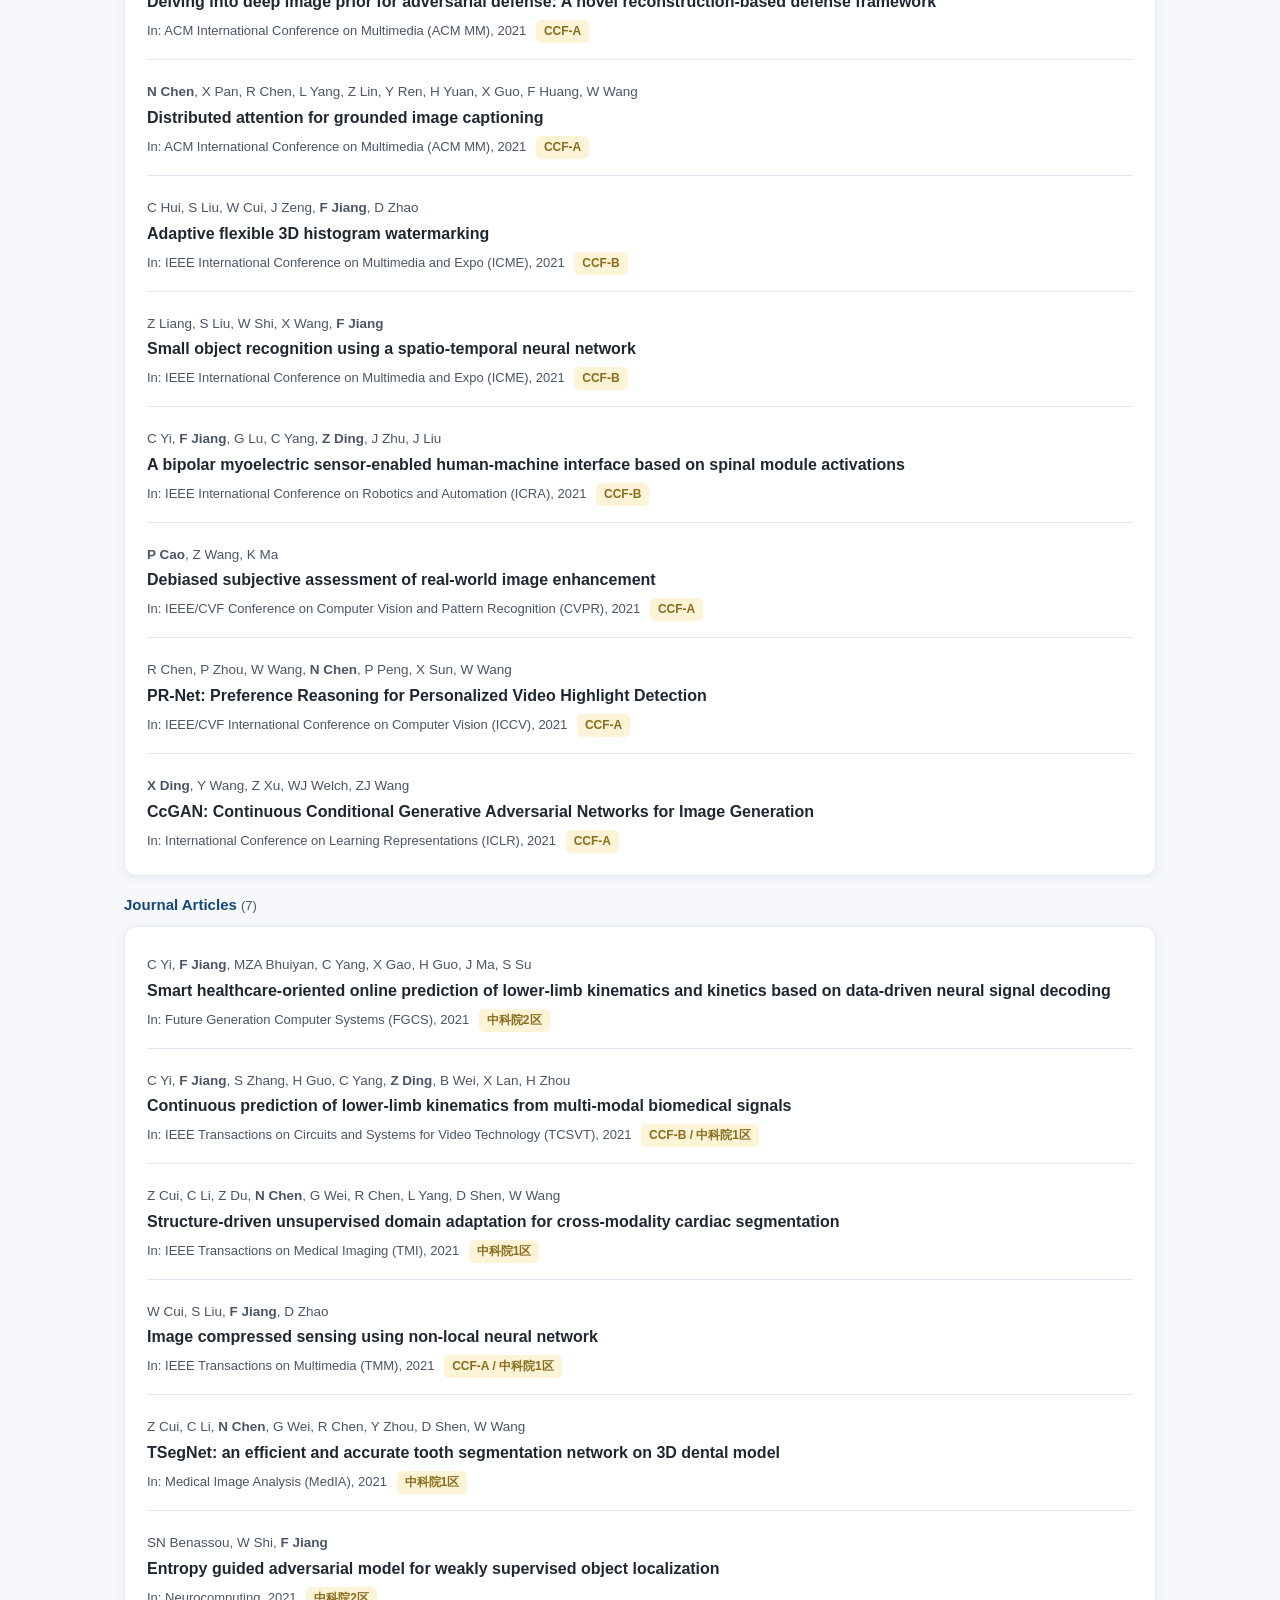
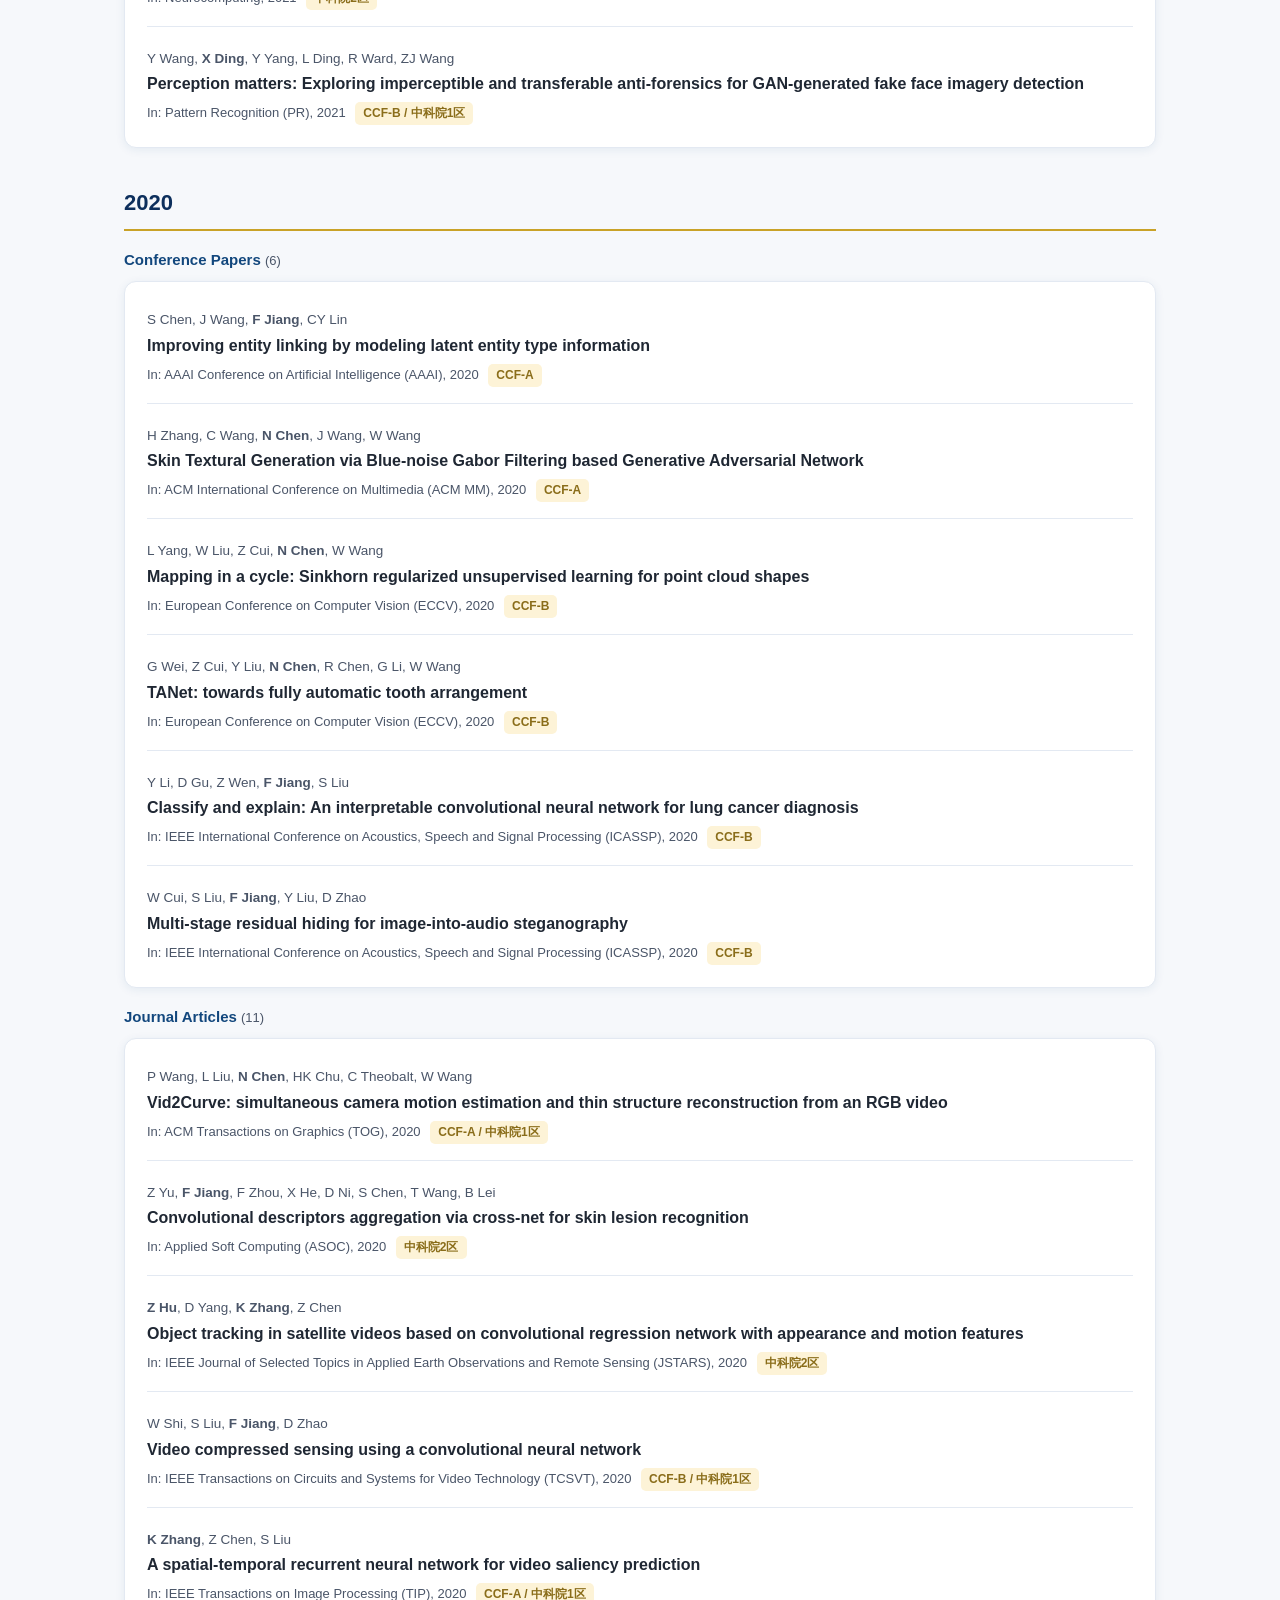
<file: en/publications.html>
<!DOCTYPE html>
<html lang="en">
<head>
  <meta charset="UTF-8">
  <meta name="viewport" content="width=device-width, initial-scale=1.0">
  <title>Publications · PGAI Lab</title>
  <meta name="description" content="Publications, patents and technology transfer of PGAI Lab, NUIST.">
  <link rel="icon" type="image/png" href="../assets/img/logo-square.png">
  <link rel="stylesheet" href="../assets/css/style.css?v=20261121">
</head>
<body>

<header class="site-header">
  <div class="header-inner">
    <a class="brand" href="./">
      <img class="logo-img" src="../assets/img/logo-square.png" alt="PGAI Lab">
      <span class="brand-text">
        <span class="brand-name">Perceptual &amp; Generative AI Lab</span><br>
        <span class="brand-sub">PGAI Lab · NUIST</span>
      </span>
    </a>
    <button class="nav-toggle" aria-label="Menu">☰</button>
    <nav class="main-nav">
      <a href="./">Home</a>
      <a href="people.html">People</a>
      <a href="publications.html" class="active">Publications</a>
      <a href="join.html">Join &amp; Collaborate</a>
      <a href="../zh/publications.html" class="lang-switch">中文</a>
    </nav>
  </div>
</header>

<section class="page-hero">
  <div class="container">
    <div class="crumb"><a href="./" style="color:rgba(255,255,255,.8)">Home</a> / Publications</div>
    <h1>Publications &amp; Achievements</h1>
  </div>
</section>

<section class="block">
  <div class="container">
    <div class="stats">
      <div class="stat"><div class="num">337</div><div class="label">Total publications in the last 10 years (incl. top journals &amp; conferences)</div></div>
      <div class="stat"><div class="num">30<small>+</small></div><div class="label">Granted invention patents</div></div>
      <div class="stat"><div class="num">6</div><div class="label">AI monographs / textbooks</div></div>
      <div class="stat"><div class="num">30<small>+</small></div><div class="label">Research projects led / participated</div></div>
    </div>
    <p style="margin-top:18px;color:var(--ink-soft);font-size:15px;">
      Representative venues: IEEE TPAMI, CVPR, ICLR, AAAI, ISPRS, IEEE TIP, TCSVT, TMI, SIGGRAPH, TVCG, NeurIPS, ECCV, Pattern Recognition, and more.
    </p>
  </div>
</section>

<section class="block">
  <div class="container">
    <h2 class="section-title">Publications<span class="en">By Year</span></h2>
    <p class="section-sub">Scope: papers published or online since 2020; journals ranked CAS Q2 or above or CCF B or above, conferences CCF B or above (CCF 7th edition / CAS 2025 journal ranking).</p>
    <div class="year-nav"><a href="#y2027">2027</a> <a href="#y2026">2026</a> <a href="#y2025">2025</a> <a href="#y2024">2024</a> <a href="#y2023">2023</a> <a href="#y2022">2022</a> <a href="#y2021">2021</a> <a href="#y2020">2020</a></div>
    <h3 class="pub-year" id="y2027">2027</h3>
    <h4 class="pub-cat">Journal Articles <span>(1)</span></h4>
    <div class="card pub-card">
      <div class="pub-item">
        <div class="authors">H Cao, Y Wang, Y Zhao, K Lv, <strong>X Ding</strong>, F Wu</div>
        <span class="title"><a href="https://doi.org/10.1016/j.ipm.2026.104992" target="_blank" rel="noopener">Towards generalizable detection of AI-generated images via adaptively fusing multi-view hyper experts</a></span>
        <div class="venue-line">In: Information Processing &amp; Management (IPM), 2027 <span class="tier">CCF-B / 中科院1区</span></div>
      </div>
    </div>
    <h3 class="pub-year" id="y2026">2026</h3>
    <h4 class="pub-cat">Conference Papers <span>(4)</span></h4>
    <div class="card pub-card">
      <div class="pub-item">
        <div class="authors">Q Lin, L Xu, J Li, W Jiang, <strong>K Zhang</strong>, Z Wang, <strong>P Cao</strong>, X Yu, J Zhang, Z Liu, H Park</div>
        <span class="title"><a href="https://doi.org/10.1145/3767308.3834984" target="_blank" rel="noopener">Revisiting Multi-Illuminant White Balance: A Simpler and Better Baseline</a></span>
        <div class="venue-line">In: ACM International Conference on Multimedia (ACM MM), 2026 <span class="tier">CCF-A</span></div>
      </div>
      <div class="pub-item">
        <div class="authors">G Li, L Qiu, <strong>P Cao</strong>, F Xie, X Ji, Q Sun</div>
        <span class="title"><a href="10.52202/085713-3262" target="_blank" rel="noopener">Real-Time Scene-Adaptive Tone Mapping for High-Dynamic Range Object Detection</a></span>
        <div class="venue-line">In: Annual Conference on Neural Information Processing Systems (NeurIPS), 2026 <span class="tier">CCF-A</span></div>
      </div>
      <div class="pub-item">
        <div class="authors">H Cao, Q Mei, Z Li, Y Li, Z Meng, Y Zhang, C Li, Z Zhang, <strong>X Ding</strong>, Y Wang, J Lyu, F Wu</div>
        <span class="title"><a href="https://doi.org/10.1007/978-3-032-37520-9_31" target="_blank" rel="noopener">REVEAL: reasoning-enhanced forensic evidence analysis for explainable AI-generated image detection</a></span>
        <div class="venue-line">In: European Conference on Computer Vision (ECCV), 2026 <span class="tier">CCF-B</span></div>
      </div>
      <div class="pub-item">
        <div class="authors">T Zhang, Y Mi, W Cui, H Zhu, M Yang, S Liu, <strong>F Jiang</strong></div>
        <span class="title"><a href="https://doi.org/10.1109/icassp55912.2026.11460640" target="_blank" rel="noopener">Rethinking Message Passing in Deep Unfolding Network for Snapshot Compressive Imaging</a></span>
        <div class="venue-line">In: IEEE International Conference on Acoustics, Speech and Signal Processing (ICASSP), 2026 <span class="tier">CCF-B</span></div>
      </div>
    </div>
    <h4 class="pub-cat">Journal Articles <span>(20)</span></h4>
    <div class="card pub-card">
      <div class="pub-item">
        <div class="authors">J Li, S Zhang, Z Wang, S Lu, <strong>X Ding</strong></div>
        <span class="title"><a href="https://doi.org/10.1016/j.chaos.2026.118719" target="_blank" rel="noopener">Bistable discrete memristor-based hyperchaotic neuron model and hardware implementation for image encryption</a></span>
        <div class="venue-line">In: Chaos, Solitons &amp; Fractals (CSF), 2026 <span class="tier">中科院1区</span></div>
      </div>
      <div class="pub-item">
        <div class="authors">Y Chen, S Zhang, <strong>X Ding</strong>, X Gao, Y Wang, Z Wang</div>
        <span class="title"><a href="https://doi.org/10.1016/j.chaos.2026.118492" target="_blank" rel="noopener">Memristive hyperchaotic multi-attractor two-neuron Hopfield neural network: Dynamics analysis and application to hardware image encryption</a></span>
        <div class="venue-line">In: Chaos, Solitons &amp; Fractals (CSF), 2026 <span class="tier">中科院1区</span></div>
      </div>
      <div class="pub-item">
        <div class="authors">P Ni, W Zhu, <strong>F Jiang</strong>, B Wang, Y Hu</div>
        <span class="title"><a href="https://doi.org/10.1016/j.eswa.2026.131311" target="_blank" rel="noopener">Perception balance with uncertainty-guided fusion and proposal-wise mixture-of-experts for robust multi-agent 3D object detection</a></span>
        <div class="venue-line">In: Expert Systems with Applications (ESWA), 2026 <span class="tier">中科院1区</span></div>
      </div>
      <div class="pub-item">
        <div class="authors">B Li, S Zhang, J Wang, C Chen, <strong>X Ding</strong></div>
        <span class="title"><a href="https://doi.org/10.1109/jiot.2026.3665333" target="_blank" rel="noopener">Dual memristor-coupled unidirectional ring neural network: Abundant hidden firings and application in hardware image encryption</a></span>
        <div class="venue-line">In: IEEE Internet of Things Journal (IoT-J), 2026 <span class="tier">中科院2区</span></div>
      </div>
      <div class="pub-item">
        <div class="authors">W Chen, <strong>X Ding</strong>, S Zhang, Y Wang, F Wu</div>
        <span class="title"><a href="https://doi.org/10.1109/jiot.2026.3724937" target="_blank" rel="noopener">Fast, Memory-Efficient, and Edge-Deployable GAN for Quantitatively Controllable Image Generation</a></span>
        <div class="venue-line">In: IEEE Internet of Things Journal (IoT-J), 2026 <span class="tier">中科院2区</span></div>
      </div>
      <div class="pub-item">
        <div class="authors">M Zhang, S Zhang, Y Wang, C Chen, <strong>X Ding</strong>, Z Wang</div>
        <span class="title"><a href="https://doi.org/10.1109/jiot.2026.3675724" target="_blank" rel="noopener">Multistable ReLU-type memristive heterogeneous neuron model with multi-scroll firing dynamics and application in image secure communication</a></span>
        <div class="venue-line">In: IEEE Internet of Things Journal (IoT-J), 2026 <span class="tier">中科院2区</span></div>
      </div>
      <div class="pub-item">
        <div class="authors"><strong>M Li</strong>, X Hu, Z Gao, S Du, Y Li</div>
        <span class="title"><a href="https://doi.org/10.1109/tcsvt.2026.3651056" target="_blank" rel="noopener">Enhancing multi-view omnidirectional depth estimation with semantic-aware cost aggregation and spatial propagation</a></span>
        <div class="venue-line">In: IEEE Transactions on Circuits and Systems for Video Technology (TCSVT), 2026 <span class="tier">CCF-B / 中科院1区</span></div>
      </div>
      <div class="pub-item">
        <div class="authors">W Lv, S Zhang, Y Wang, <strong>Q Wu</strong>, <strong>X Ding</strong>, X Gao</div>
        <span class="title"><a href="https://doi.org/10.1109/tii.2026.3693376" target="_blank" rel="noopener">Memristive Multiring Rulkov Neuron Model With Hyperchaotic Firings and Application to Image Cryptosystem</a></span>
        <div class="venue-line">In: IEEE Transactions on Industrial Informatics (TII), 2026 <span class="tier">中科院1区</span></div>
      </div>
      <div class="pub-item">
        <div class="authors"><strong>X Ding</strong>, Y Wang, <strong>K Zhang</strong>, ZJ Wang</div>
        <span class="title"><a href="https://doi.org/10.1109/tmm.2026.3660128" target="_blank" rel="noopener">Ccdm: Continuous conditional diffusion models for image generation</a></span>
        <div class="venue-line">In: IEEE Transactions on Multimedia (TMM), 2026 <span class="tier">CCF-A / 中科院1区</span></div>
      </div>
      <div class="pub-item">
        <div class="authors"><strong>X Ding</strong>, Y Chen, S Zhang, <strong>K Zhang</strong>, <strong>N Chen</strong>, <strong>P Cao</strong>, Y Wang, F Wu</div>
        <span class="title"><a href="https://doi.org/10.1109/tmm.2026.3746733" target="_blank" rel="noopener">Enhancing Diffusion-Based Quantitatively Controllable Image Generation via Matrix-Form EDM and Adaptive Vicinal Training</a></span>
        <div class="venue-line">In: IEEE Transactions on Multimedia (TMM), 2026 <span class="tier">CCF-A / 中科院1区</span></div>
      </div>
      <div class="pub-item">
        <div class="authors">C Zhu, Y Ge, <strong>N Chen</strong>, <strong>K Zhang</strong>, <strong>P Cao</strong>, Z Pan</div>
        <span class="title"><a href="https://doi.org/10.1109/tvcg.2026.3743494" target="_blank" rel="noopener">Sketch2HOI: Sketch-Based Modeling of 3D Hand-Object Interaction with Hierarchical Attentive Fusion</a></span>
        <div class="venue-line">In: IEEE Transactions on Visualization and Computer Graphics (TVCG), 2026 <span class="tier">CCF-A / 中科院2区</span></div>
      </div>
      <div class="pub-item">
        <div class="authors">Y Hu, W Xu, <strong>Z Ding</strong>, Y Qian, <strong>X Ding</strong>, <strong>F Jiang</strong></div>
        <span class="title"><a href="https://doi.org/10.1016/j.infrared.2026.106710" target="_blank" rel="noopener">PFDMNet: Prior-guided frequency-decoupled Mamba network for infrared small target detection</a></span>
        <div class="venue-line">In: Infrared Physics &amp; Technology (IPT), 2026 <span class="tier">中科院2区</span></div>
      </div>
      <div class="pub-item">
        <div class="authors">Q Zhang, B Wei, H Zhu, <strong>F Jiang</strong>, H Li, L Ma, C Yi</div>
        <span class="title"><a href="https://doi.org/10.1016/j.neucom.2026.133172" target="_blank" rel="noopener">An unsupervised open-set recognition method for user-independent human activity recognition</a></span>
        <div class="venue-line">In: Neurocomputing, 2026 <span class="tier">中科院2区</span></div>
      </div>
      <div class="pub-item">
        <div class="authors">J Zhong, X Liu, Q Liu, <strong>F Jiang</strong></div>
        <span class="title"><a href="https://doi.org/10.2139/ssrn.5302065" target="_blank" rel="noopener">Instance-aware adaptive label assignment for 3D object detection</a></span>
        <div class="venue-line">In: Neurocomputing, 2026 <span class="tier">中科院2区</span></div>
      </div>
      <div class="pub-item">
        <div class="authors">X Peng, C Li, S Zhang, <strong>X Ding</strong></div>
        <span class="title">Chaotic system with a pole: blow-up behavior, transient divergence, and degeneration assessment: X. Peng et al.</span>
        <div class="venue-line">In: Nonlinear Dynamics (ND), 2026 <span class="tier">中科院2区</span></div>
      </div>
      <div class="pub-item">
        <div class="authors">Y Hu, <strong>Z Ding</strong>, W Xu, <strong>X Ding</strong>, <strong>F Jiang</strong>, <strong>K Zhang</strong></div>
        <span class="title"><a href="https://doi.org/10.1016/j.optlastec.2026.115937" target="_blank" rel="noopener">DifTransNet: A differential cross-scale transformer network for infrared small target detection</a></span>
        <div class="venue-line">In: Optics &amp; Laser Technology (OLT), 2026 <span class="tier">中科院2区</span></div>
      </div>
      <div class="pub-item">
        <div class="authors">C Song, X Liu, C Hui, H Zhu, Y Mi, K Geng, J Wu, Z Zhou, <strong>F Jiang</strong></div>
        <span class="title"><a href="https://doi.org/10.1016/j.patcog.2026.113420" target="_blank" rel="noopener">Affective-aware fine-grained image quality assessment via multi-modal large language models</a></span>
        <div class="venue-line">In: Pattern Recognition (PR), 2026 <span class="tier">CCF-B / 中科院1区</span></div>
      </div>
      <div class="pub-item">
        <div class="authors">K Lv, W Fan, H Cao, K Tu, Y Xu, Z Zhang, Y Li, <strong>X Ding</strong>, Y Wang</div>
        <span class="title"><a href="https://doi.org/10.1016/j.patcog.2025.112158" target="_blank" rel="noopener">Hyper adversarial tuning for boosting adversarial robustness of pretrained large vision transformers</a></span>
        <div class="venue-line">In: Pattern Recognition (PR), 2026 <span class="tier">CCF-B / 中科院1区</span></div>
      </div>
      <div class="pub-item">
        <div class="authors"><strong>Z Hu</strong>, Z Chen, Y Li, Y Liu, <strong>K Zhang</strong>, C Zhao, Y Zhang</div>
        <span class="title"><a href="https://doi.org/10.3390/rs18071091" target="_blank" rel="noopener">Shading and Geometric Constraint Neural Radiance Field for DSM Reconstruction from Multi-View Satellite Images</a></span>
        <div class="venue-line">In: Remote Sensing (RS), 2026 <span class="tier">中科院1区</span></div>
      </div>
      <div class="pub-item">
        <div class="authors">Z Liu, Y Jiang, <strong>K Zhang</strong>, <strong>Z Hu</strong>, <strong>M Li</strong>, Y Liu, <strong>X Ding</strong>, <strong>Z Ding</strong>, Z Pan</div>
        <span class="title"><a href="https://doi.org/10.3390/rs18172982" target="_blank" rel="noopener">Visible Nearshore Object Detection in Overhead Surveillance Imagery: A Large-Scale Dataset and Benchmark</a></span>
        <div class="venue-line">In: Remote Sensing (RS), 2026 <span class="tier">中科院1区</span></div>
      </div>
    </div>
    <h3 class="pub-year" id="y2025">2025</h3>
    <h4 class="pub-cat">Conference Papers <span>(9)</span></h4>
    <div class="card pub-card">
      <div class="pub-item">
        <div class="authors">Y Xu, Y Sun, B Zhai, <strong>M Li</strong>, W Liang, Y Li, S Du</div>
        <span class="title"><a href="https://doi.org/10.1609/aaai.v39i9.32971" target="_blank" rel="noopener">Zero-shot video moment retrieval via off-the-shelf multimodal large language models</a></span>
        <div class="venue-line">In: AAAI Conference on Artificial Intelligence (AAAI), 2025 <span class="tier">CCF-A</span></div>
      </div>
      <div class="pub-item">
        <div class="authors">R Gao, Y Hu, D Zheng, M Shao, H Zhu, C Song, W Zhang, <strong>F Jiang</strong></div>
        <span class="title"><a href="https://doi.org/10.1109/icassp49660.2025.10889127" target="_blank" rel="noopener">A Ranking Scheme for Trust Region Multi-agent Reinforcement Learning</a></span>
        <div class="venue-line">In: IEEE International Conference on Acoustics, Speech and Signal Processing (ICASSP), 2025 <span class="tier">CCF-B</span></div>
      </div>
      <div class="pub-item">
        <div class="authors">H Xu, H Zhu, Y Chen, C Yi, B Wei, <strong>F Jiang</strong></div>
        <span class="title"><a href="https://doi.org/10.1109/icassp49660.2025.10890196" target="_blank" rel="noopener">Egenn: An efficient graph-enhanced neural network for multivariate time series forecasting</a></span>
        <div class="venue-line">In: IEEE International Conference on Acoustics, Speech and Signal Processing (ICASSP), 2025 <span class="tier">CCF-B</span></div>
      </div>
      <div class="pub-item">
        <div class="authors">G Du, <strong>Z Ding</strong>, X Li, S Wang, W Peng, H Huang, <strong>F Jiang</strong></div>
        <span class="title"><a href="https://doi.org/10.1109/icme59968.2025.11209050" target="_blank" rel="noopener">ALIVE: Asynchronous Lower Body Pose Estimation with Images, Visual-Inertial Odometry and Electromyography</a></span>
        <div class="venue-line">In: IEEE International Conference on Multimedia and Expo (ICME), 2025 <span class="tier">CCF-B</span></div>
      </div>
      <div class="pub-item">
        <div class="authors">C Song, C Hui, W Zhang, H Zhu, S Liu, H Huang, <strong>F Jiang</strong></div>
        <span class="title"><a href="https://doi.org/10.1109/icme59968.2025.11209992" target="_blank" rel="noopener">BPCLIP: A Bottom-up Image Quality Assessment from Distortion to Semantics Based on CLIP</a></span>
        <div class="venue-line">In: IEEE International Conference on Multimedia and Expo (ICME), 2025 <span class="tier">CCF-B</span></div>
      </div>
      <div class="pub-item">
        <div class="authors">Y Xu, B Zhai, Y Sun, <strong>M Li</strong>, Y Li, S Du</div>
        <span class="title"><a href="https://doi.org/10.1109/cvpr52734.2025.00528" target="_blank" rel="noopener">Hifi-portrait: zero-shot identity-preserved portrait generation with high-fidelity multi-face fusion</a></span>
        <div class="venue-line">In: IEEE/CVF Conference on Computer Vision and Pattern Recognition (CVPR), 2025 <span class="tier">CCF-A</span></div>
      </div>
      <div class="pub-item">
        <div class="authors">X Zhao, X Zhou, <strong>P Cao</strong>, J Lou, S Gu</div>
        <span class="title"><a href="https://doi.org/10.1109/iccvw69036.2025.00415" target="_blank" rel="noopener">HiLLIE: Human-in-the-Loop Training for Low-Light Image Enhancement</a></span>
        <div class="venue-line">In: IEEE/CVF International Conference on Computer Vision (ICCV), 2025 <span class="tier">CCF-A</span></div>
      </div>
      <div class="pub-item">
        <div class="authors">C Song, C Hui, Q Lin, W Zhang, S Li, H Zhu, S Zhang, Z Li, S Liu, <strong>F Jiang</strong>, X Li</div>
        <span class="title"><a href="10.1007/978-3-032-04984-1_28" target="_blank" rel="noopener">Lvpnet: A latent-variable-based prediction-driven end-to-end framework for lossless compression of medical images</a></span>
        <div class="venue-line">In: International Conference on Medical Image Computing and Computer-Assisted Intervention (MICCAI), 2025 <span class="tier">CCF-B</span></div>
      </div>
      <div class="pub-item">
        <div class="authors">S Li, C Hui, W Zhang, R Liang, C Song, <strong>F Jiang</strong>, H Zhu, Z Li, H Huang, X Li</div>
        <span class="title"><a href="https://doi.org/10.1007/978-3-032-05169-1_39" target="_blank" rel="noopener">MS-IQA: A Multi-scale Feature Fusion Network for PET/CT Image Quality Assessment</a></span>
        <div class="venue-line">In: International Conference on Medical Image Computing and Computer-Assisted Intervention (MICCAI), 2025 <span class="tier">CCF-B</span></div>
      </div>
    </div>
    <h4 class="pub-cat">Journal Articles <span>(16)</span></h4>
    <div class="card pub-card">
      <div class="pub-item">
        <div class="authors">MA Robinson, SH Kung, KY Youssef, KM Scheck, RH Bell, F Sar, AM Haegert, MM Asmae, C Cheng, SV Yeack, BT Mathur, <strong>F Jiang</strong>, CC Collins, F Hach, SM Willerth, RK Flannigan</div>
        <span class="title"><a href="https://doi.org/10.1002/adhm.202402606" target="_blank" rel="noopener">3D bioprinted coaxial testis model using human induced pluripotent stem cells: a step toward bicompartmental cytoarchitecture and functionalization</a></span>
        <div class="venue-line">In: Advanced Healthcare Materials (AHM), 2025 <span class="tier">中科院2区</span></div>
      </div>
      <div class="pub-item">
        <div class="authors">J Wang, S Zhang, Y Zheng, Y Li, C Li, Y Wang, <strong>X Ding</strong></div>
        <span class="title"><a href="https://doi.org/10.1109/jiot.2025.3601901" target="_blank" rel="noopener">Tri-memristor hyperchaotic ring neural network with hidden firings: dynamic analysis, hardware implementation and application to image encryption</a></span>
        <div class="venue-line">In: IEEE Internet of Things Journal (IoT-J), 2025 <span class="tier">中科院2区</span></div>
      </div>
      <div class="pub-item">
        <div class="authors"><strong>Z Hu</strong>, <strong>K Zhang</strong>, Y Liu</div>
        <span class="title"><a href="https://doi.org/10.1109/jstars.2025.3526817" target="_blank" rel="noopener">Edge constrained DSM refinement based on shading from high-resolution multiview satellite images</a></span>
        <div class="venue-line">In: IEEE Journal of Selected Topics in Applied Earth Observations and Remote Sensing (JSTARS), 2025 <span class="tier">中科院2区</span></div>
      </div>
      <div class="pub-item">
        <div class="authors">T Zhang, W Cui, Y Qin, H Zhu, S Liu, <strong>F Jiang</strong></div>
        <span class="title"><a href="https://doi.org/10.1109/jstsp.2025.3628534" target="_blank" rel="noopener">Mask-Informed Spatial-Spectral Attention Unfolding Network for Snapshot Compressive Reconstruction</a></span>
        <div class="venue-line">In: IEEE Journal of Selected Topics in Signal Processing (JSTSP), 2025 <span class="tier">中科院2区</span></div>
      </div>
      <div class="pub-item">
        <div class="authors">H Guo, B Wei, W Fan, S Liu, <strong>F Jiang</strong>, C Yi</div>
        <span class="title"><a href="https://doi.org/10.1109/lra.2025.3629986" target="_blank" rel="noopener">PPTP: Performance-Guided Physiological Signal-Based Trust Prediction in Sequential Human-Robot Collaboration</a></span>
        <div class="venue-line">In: IEEE Robotics and Automation Letters (RA-L), 2025 <span class="tier">中科院2区</span></div>
      </div>
      <div class="pub-item">
        <div class="authors">J Zhu, X Ma, B Wei, Z Zhong, H Zhou, <strong>F Jiang</strong>, H Zhu, C Yi</div>
        <span class="title"><a href="https://doi.org/10.1109/tbme.2025.3590258" target="_blank" rel="noopener">BDEC: brain deep embedded clustering model for resting state fMRI group-level parcellation of the human cerebral cortex</a></span>
        <div class="venue-line">In: IEEE Transactions on Biomedical Engineering (TBME), 2025 <span class="tier">中科院2区</span></div>
      </div>
      <div class="pub-item">
        <div class="authors">H Guo, W Fan, B Wei, J Zhu, J Tian, C Yi, <strong>F Jiang</strong></div>
        <span class="title"><a href="10.1109/tcsvt.2025.3569731" target="_blank" rel="noopener">AD-DINO: Attention-Dynamic DINO for Distance-Aware Embodied Reference Understanding</a></span>
        <div class="venue-line">In: IEEE Transactions on Circuits and Systems for Video Technology (TCSVT), 2025 <span class="tier">CCF-B / 中科院1区</span></div>
      </div>
      <div class="pub-item">
        <div class="authors">W Xu, <strong>Z Ding</strong>, Z Wang, Z Cui, Y Hu, <strong>F Jiang</strong></div>
        <span class="title"><a href="https://doi.org/10.1109/tgrs.2025.3612417" target="_blank" rel="noopener">Think locally, act globally: A frequency-spatial fusion network for infrared small target detection</a></span>
        <div class="venue-line">In: IEEE Transactions on Geoscience and Remote Sensing (TGRS), 2025 <span class="tier">中科院1区</span></div>
      </div>
      <div class="pub-item">
        <div class="authors">C Hui, D Zhao, W Lin, S Liu, <strong>F Jiang</strong></div>
        <span class="title"><a href="https://doi.org/10.1109/tmm.2025.3535114" target="_blank" rel="noopener">Image compressive sensing with scale-variable adaptive sampling and hybrid-attention transformer reconstruction</a></span>
        <div class="venue-line">In: IEEE Transactions on Multimedia (TMM), 2025 <span class="tier">CCF-A / 中科院1区</span></div>
      </div>
      <div class="pub-item">
        <div class="authors"><strong>P Cao</strong>, C Le, Y Fang, K Ma</div>
        <span class="title"><a href="https://doi.org/10.1109/tvcg.2025.3566377" target="_blank" rel="noopener">A perceptually optimized and self-calibrated tone mapping operator</a></span>
        <div class="venue-line">In: IEEE Transactions on Visualization and Computer Graphics (TVCG), 2025 <span class="tier">CCF-A / 中科院2区</span></div>
      </div>
      <div class="pub-item">
        <div class="authors">Y Xu, B Zhai, C Zhang, <strong>M Li</strong>, Y Li, S Du</div>
        <span class="title"><a href="https://doi.org/10.1016/j.inffus.2024.102869" target="_blank" rel="noopener">Diff-PC: Identity-preserving and 3D-aware controllable diffusion for zero-shot portrait customization</a></span>
        <div class="venue-line">In: Information Fusion (InfFus), 2025 <span class="tier">中科院1区</span></div>
      </div>
      <div class="pub-item">
        <div class="authors"><strong>Z Hu</strong>, W Lu, <strong>K Zhang</strong>, H Yang, Y Wang, N Qin, Y Liu, S Zlatanova</div>
        <span class="title"><a href="https://doi.org/10.1016/j.jag.2025.104777" target="_blank" rel="noopener">Accurate room layout estimation from multi-view panoramas with multi-label graph cut</a></span>
        <div class="venue-line">In: International Journal of Applied Earth Observation and Geoinformation (JAG), 2025 <span class="tier">中科院1区</span></div>
      </div>
      <div class="pub-item">
        <div class="authors">X Hu, J Dai, <strong>M Li</strong>, Y Li, S Du</div>
        <span class="title"><a href="https://doi.org/10.1016/j.neucom.2024.129294" target="_blank" rel="noopener">An efficient action proposal processing approach for temporal action detection</a></span>
        <div class="venue-line">In: Neurocomputing, 2025 <span class="tier">中科院2区</span></div>
      </div>
      <div class="pub-item">
        <div class="authors">C Cai, <strong>K Zhang</strong>, <strong>Z Hu</strong>, X Lin, Z Pan</div>
        <span class="title"><a href="https://doi.org/10.1016/j.neucom.2025.130453" target="_blank" rel="noopener">Prompt-based hybrid supervised contrastive learning for emotion recognition in conversation</a></span>
        <div class="venue-line">In: Neurocomputing, 2025 <span class="tier">中科院2区</span></div>
      </div>
      <div class="pub-item">
        <div class="authors">Y Chen, M Duan, <strong>F Jiang</strong>, K Han, H Zhu, X Bie</div>
        <span class="title"><a href="https://doi.org/10.1109/prmvai65741.2025.11108669" target="_blank" rel="noopener">MAIDTB: Multi-Agent Intelligent Dynamic Trajectory Backtrack for Sparse Strategic Games</a></span>
        <div class="venue-line">In: Pattern Recognition (PR), 2025 <span class="tier">CCF-B / 中科院1区</span></div>
      </div>
      <div class="pub-item">
        <div class="authors">Y Ma, <strong>F Jiang</strong>, K Han, H Zhu, X Bie</div>
        <span class="title"><a href="https://doi.org/10.1109/prmvai65741.2025.11108355" target="_blank" rel="noopener">Multi-Strategy Distillation Based on CTCE and CEDE</a></span>
        <div class="venue-line">In: Pattern Recognition (PR), 2025 <span class="tier">CCF-B / 中科院1区</span></div>
      </div>
    </div>
    <h3 class="pub-year" id="y2024">2024</h3>
    <h4 class="pub-cat">Conference Papers <span>(4)</span></h4>
    <div class="card pub-card">
      <div class="pub-item">
        <div class="authors"><strong>X Ding</strong>, Y Wang, Z Xu</div>
        <span class="title"><a href="https://doi.org/10.1609/aaai.v38i10.29065" target="_blank" rel="noopener">Turning waste into wealth: Leveraging low-quality samples for enhancing continuous conditional generative adversarial networks</a></span>
        <div class="venue-line">In: AAAI Conference on Artificial Intelligence (AAAI), 2024 <span class="tier">CCF-A</span></div>
      </div>
      <div class="pub-item">
        <div class="authors">C Hui, H Zhu, S Yan, S Liu, <strong>F Jiang</strong>, D Zhao</div>
        <span class="title">S2-CSNet: Scale-Aware Scalable Sampling Network for Image Compressive Sensing</span>
        <div class="venue-line">In: ACM International Conference on Multimedia (ACM MM), 2024 <span class="tier">CCF-A</span></div>
      </div>
      <div class="pub-item">
        <div class="authors"><strong>P Cao</strong>, H Chen, J Ma, YC Yuan, Z Xie, X Xie, H Bai, K Ma</div>
        <span class="title"><a href="https://doi.org/10.1007/978-3-031-72967-6_7" target="_blank" rel="noopener">Learned HDR image compression for perceptually optimal storage and display</a></span>
        <div class="venue-line">In: European Conference on Computer Vision (ECCV), 2024 <span class="tier">CCF-B</span></div>
      </div>
      <div class="pub-item">
        <div class="authors">T Zhang, W Cui, S Liu, <strong>F Jiang</strong></div>
        <span class="title"><a href="https://doi.org/10.1109/icme57554.2024.10687562" target="_blank" rel="noopener">SC-HVPPNet: Spatial and channel hybrid-attention video post-processing network with CNN and transformer</a></span>
        <div class="venue-line">In: IEEE International Conference on Multimedia and Expo (ICME), 2024 <span class="tier">CCF-B</span></div>
      </div>
    </div>
    <h4 class="pub-cat">Journal Articles <span>(6)</span></h4>
    <div class="card pub-card">
      <div class="pub-item">
        <div class="authors">J Zhu, B Wei, J Tian, <strong>F Jiang</strong>, C Yi</div>
        <span class="title"><a href="https://doi.org/10.1109/jbhi.2024.3426930" target="_blank" rel="noopener">An adaptively weighted averaging method for regional time series extraction of fMRI-based brain decoding</a></span>
        <div class="venue-line">In: IEEE Journal of Biomedical and Health Informatics (JBHI), 2024 <span class="tier">中科院2区</span></div>
      </div>
      <div class="pub-item">
        <div class="authors">Y Fan, Q Li, H Mao, <strong>F Jiang</strong></div>
        <span class="title"><a href="https://doi.org/10.1109/jbhi.2024.3365051" target="_blank" rel="noopener">Magnetoencephalography decoding transfer approach: from deep learning models to intrinsically interpretable models</a></span>
        <div class="venue-line">In: IEEE Journal of Biomedical and Health Informatics (JBHI), 2024 <span class="tier">中科院2区</span></div>
      </div>
      <div class="pub-item">
        <div class="authors">M Shao, H Zhu, D Zhao, K Han, <strong>F Jiang</strong>, S Liu, W Zhang</div>
        <span class="title"><a href="https://doi.org/10.1109/tnnls.2024.3428323" target="_blank" rel="noopener">Progressively Learning to Reach Remote Goals by Continuously Updating Boundary Goals</a></span>
        <div class="venue-line">In: IEEE Transactions on Neural Networks and Learning Systems (TNNLS), 2024 <span class="tier">中科院1区</span></div>
      </div>
      <div class="pub-item">
        <div class="authors">S Zhang, W Yu, <strong>F Jiang</strong>, L Nie, H Yao, Q Huang, D Tao</div>
        <span class="title"><a href="https://doi.org/10.1109/tpami.2024.3357709" target="_blank" rel="noopener">Stereo image restoration via attention-guided correspondence learning</a></span>
        <div class="venue-line">In: IEEE Transactions on Pattern Analysis and Machine Intelligence (TPAMI), 2024 <span class="tier">CCF-A / 中科院1区</span></div>
      </div>
      <div class="pub-item">
        <div class="authors">H Cai, <strong>K Zhang</strong>, Z Chen, C Jiang, Z Chen</div>
        <span class="title"><a href="https://doi.org/10.1016/j.neucom.2024.127876" target="_blank" rel="noopener">Video saliency prediction for First-Person View UAV videos: Dataset and benchmark</a></span>
        <div class="venue-line">In: Neurocomputing, 2024 <span class="tier">中科院2区</span></div>
      </div>
      <div class="pub-item">
        <div class="authors">D Zheng, H Zhu, R Gao, C Song, W Zhang, <strong>F Jiang</strong></div>
        <span class="title"><a href="https://doi.org/10.1007/978-981-97-8499-8_9" target="_blank" rel="noopener">MMR-sleep: A multi-channel and multi-receptive field sleep stage recognition model</a></span>
        <div class="venue-line">In: Pattern Recognition (PR), 2024 <span class="tier">CCF-B / 中科院1区</span></div>
      </div>
    </div>
    <h3 class="pub-year" id="y2023">2023</h3>
    <h4 class="pub-cat">Conference Papers <span>(4)</span></h4>
    <div class="card pub-card">
      <div class="pub-item">
        <div class="authors">R Chen, X Zhu, <strong>N Chen</strong>, W Li, Y Ma, R Yang, W Wang</div>
        <span class="title"><a href="https://doi.org/10.1145/3581783.3612409" target="_blank" rel="noopener">Bridging Language and Geometric Primitives for Zero-shot Point Cloud Segmentation</a></span>
        <div class="venue-line">In: ACM International Conference on Multimedia (ACM MM), 2023 <span class="tier">CCF-A</span></div>
      </div>
      <div class="pub-item">
        <div class="authors">H Xu, S Liu, Y Shu, <strong>F Jiang</strong></div>
        <span class="title"><a href="https://doi.org/10.1109/icassp49357.2023.10094653" target="_blank" rel="noopener">Aprogressive Image Dehazing Framework with inter and Intra Contrastive Learning</a></span>
        <div class="venue-line">In: IEEE International Conference on Acoustics, Speech and Signal Processing (ICASSP), 2023 <span class="tier">CCF-B</span></div>
      </div>
      <div class="pub-item">
        <div class="authors">Y Shu, S Liu, Y Zhou, H Xu, <strong>F Jiang</strong></div>
        <span class="title"><a href="https://doi.org/10.1109/icassp49357.2023.10096106" target="_blank" rel="noopener">EI2SR: Learning an Enhanced Intra-Instance Semantic Relationship for Arbitrary-Shaped Scene Text Detection</a></span>
        <div class="venue-line">In: IEEE International Conference on Acoustics, Speech and Signal Processing (ICASSP), 2023 <span class="tier">CCF-B</span></div>
      </div>
      <div class="pub-item">
        <div class="authors">T Zhang, W Cui, C Hui, <strong>F Jiang</strong></div>
        <span class="title"><a href="https://doi.org/10.1109/icassp49357.2023.10095587" target="_blank" rel="noopener">Hierarchical interactive reconstruction network for video compressive sensing</a></span>
        <div class="venue-line">In: IEEE International Conference on Acoustics, Speech and Signal Processing (ICASSP), 2023 <span class="tier">CCF-B</span></div>
      </div>
    </div>
    <h4 class="pub-cat">Journal Articles <span>(11)</span></h4>
    <div class="card pub-card">
      <div class="pub-item">
        <div class="authors"><strong>X Ding</strong>, Y Wang, Z Xu, ZJ Wang, WJ Welch</div>
        <span class="title"><a href="https://doi.org/10.2139/ssrn.4120319" target="_blank" rel="noopener">Distilling and transferring knowledge via cGAN-generated samples for image classification and regression</a></span>
        <div class="venue-line">In: Expert Systems with Applications (ESWA), 2023 <span class="tier">中科院1区</span></div>
      </div>
      <div class="pub-item">
        <div class="authors">B Wei, C Yi, Q Zhang, H Zhu, J Zhu, <strong>F Jiang</strong></div>
        <span class="title"><a href="https://doi.org/10.1109/jiot.2023.3314150" target="_blank" rel="noopener">ActiveSelfHAR: Incorporating self-training into active learning to improve cross-subject human activity recognition</a></span>
        <div class="venue-line">In: IEEE Internet of Things Journal (IoT-J), 2023 <span class="tier">中科院2区</span></div>
      </div>
      <div class="pub-item">
        <div class="authors">H Zhu, C Yi, S Rho, S Liu, <strong>F Jiang</strong></div>
        <span class="title"><a href="https://doi.org/10.1109/jiot.2023.3293860" target="_blank" rel="noopener">An interpretable multivariate time-series anomaly detection method in cyber–physical systems based on adaptive mask</a></span>
        <div class="venue-line">In: IEEE Internet of Things Journal (IoT-J), 2023 <span class="tier">中科院2区</span></div>
      </div>
      <div class="pub-item">
        <div class="authors">B Xu, K Yang, <strong>F Jiang</strong>, S Sun, Y Luo</div>
        <span class="title"><a href="https://doi.org/10.1109/tie.2023.3247779" target="_blank" rel="noopener">DQ Axis Inductance Analytical Calculation for Fractional-Slot Distributed Winding IPM Motor Based on Big-Small Pole Space Method</a></span>
        <div class="venue-line">In: IEEE Transactions on Industrial Electronics (TIE), 2023 <span class="tier">中科院1区</span></div>
      </div>
      <div class="pub-item">
        <div class="authors">H Zhu, S Rho, S Liu, <strong>F Jiang</strong></div>
        <span class="title"><a href="https://doi.org/10.1109/tim.2023.3284920" target="_blank" rel="noopener">Learning spatial graph structure for multivariate KPI anomaly detection in large-scale cyber-physical systems</a></span>
        <div class="venue-line">In: IEEE Transactions on Instrumentation and Measurement (TIM), 2023 <span class="tier">中科院2区</span></div>
      </div>
      <div class="pub-item">
        <div class="authors">C Hui, S Zhang, W Cui, S Liu, <strong>F Jiang</strong>, D Zhao</div>
        <span class="title"><a href="https://doi.org/10.1109/tmm.2023.3301213" target="_blank" rel="noopener">Rate-adaptive neural network for image compressive sensing</a></span>
        <div class="venue-line">In: IEEE Transactions on Multimedia (TMM), 2023 <span class="tier">CCF-A / 中科院1区</span></div>
      </div>
      <div class="pub-item">
        <div class="authors">Z Wang, C Yang, S Zhang, S Zhang, C Yi, <strong>Z Ding</strong>, B Wei, <strong>F Jiang</strong></div>
        <span class="title"><a href="https://doi.org/10.1109/tnsre.2023.3287867" target="_blank" rel="noopener">Knee flexion-assisted method for human-exoskeleton system</a></span>
        <div class="venue-line">In: IEEE Transactions on Neural Systems and Rehabilitation Engineering (TNSRE), 2023 <span class="tier">中科院2区</span></div>
      </div>
      <div class="pub-item">
        <div class="authors">C Yi, B Wei, J Zhu, C Chen, Y Wang, Z Chen, Y Huang, <strong>F Jiang</strong></div>
        <span class="title"><a href="https://doi.org/10.1109/tnsre.2023.3342068" target="_blank" rel="noopener">Mordo2: A Personalization Framework for Silent Command Recognition</a></span>
        <div class="venue-line">In: IEEE Transactions on Neural Systems and Rehabilitation Engineering (TNSRE), 2023 <span class="tier">中科院2区</span></div>
      </div>
      <div class="pub-item">
        <div class="authors"><strong>X Ding</strong>, Y Wang, Z Xu, WJ Welch, ZJ Wang</div>
        <span class="title"><a href="https://doi.org/10.1109/tpami.2022.3228915" target="_blank" rel="noopener">Continuous Conditional Generative Adversarial Networks: Novel Empirical Losses and Label Input Mechanisms</a></span>
        <div class="venue-line">In: IEEE Transactions on Pattern Analysis and Machine Intelligence (TPAMI), 2023 <span class="tier">CCF-A / 中科院1区</span></div>
      </div>
      <div class="pub-item">
        <div class="authors"><strong>X Ding</strong>, Y Wang, ZJ Wang, WJ Welch</div>
        <span class="title"><a href="https://doi.org/10.1016/j.neucom.2022.10.070" target="_blank" rel="noopener">Efficient Subsampling of Realistic Images From GANs Conditional on a Class or a Continuous Variable</a></span>
        <div class="venue-line">In: Neurocomputing, 2023 <span class="tier">中科院2区</span></div>
      </div>
      <div class="pub-item">
        <div class="authors">Y Mi, Y Shu, H Xu, S Liu, <strong>F Jiang</strong></div>
        <span class="title"><a href="https://doi.org/10.1007/978-981-99-8540-1_28" target="_blank" rel="noopener">VVA: Video Values Analysis</a></span>
        <div class="venue-line">In: Pattern Recognition (PR), 2023 <span class="tier">CCF-B / 中科院1区</span></div>
      </div>
    </div>
    <h3 class="pub-year" id="y2022">2022</h3>
    <h4 class="pub-cat">Conference Papers <span>(3)</span></h4>
    <div class="card pub-card">
      <div class="pub-item">
        <div class="authors"><strong>M Li</strong>, X Jin, X Hu, J Dai, S Du, Y Li</div>
        <span class="title"><a href="https://doi.org/10.1007/978-3-031-19827-4_12" target="_blank" rel="noopener">MODE: Multi-view Omnidirectional Depth Estimation with 360 Cameras</a></span>
        <div class="venue-line">In: European Conference on Computer Vision (ECCV), 2022 <span class="tier">CCF-B</span></div>
      </div>
      <div class="pub-item">
        <div class="authors">C Hui, S Liu, <strong>F Jiang</strong></div>
        <span class="title"><a href="https://doi.org/10.1109/icme52920.2022.9859846" target="_blank" rel="noopener">Multi-channel adaptive partitioning network for block-based image compressive sensing</a></span>
        <div class="venue-line">In: IEEE International Conference on Multimedia and Expo (ICME), 2022 <span class="tier">CCF-B</span></div>
      </div>
      <div class="pub-item">
        <div class="authors">C Hui, <strong>F Jiang</strong>, S Liu, D Zhao</div>
        <span class="title"><a href="https://doi.org/10.1109/icme52920.2022.9859965" target="_blank" rel="noopener">Source camera identification with multi-scale feature fusion network</a></span>
        <div class="venue-line">In: IEEE International Conference on Multimedia and Expo (ICME), 2022 <span class="tier">CCF-B</span></div>
      </div>
    </div>
    <h4 class="pub-cat">Journal Articles <span>(12)</span></h4>
    <div class="card pub-card">
      <div class="pub-item">
        <div class="authors">C Yi, B Wei, J Zhu, S Rho, Z Chen, <strong>F Jiang</strong></div>
        <span class="title"><a href="10.1109/jiot.2022.3204336" target="_blank" rel="noopener">Mordo: Silent Command Recognition Through Lightweight Around-Ear Biosensors</a></span>
        <div class="venue-line">In: IEEE Internet of Things Journal (IoT-J), 2022 <span class="tier">中科院2区</span></div>
      </div>
      <div class="pub-item">
        <div class="authors">C Yi, SO Park, C Yang, <strong>F Jiang</strong>, <strong>Z Ding</strong>, J Zhu, J Liu</div>
        <span class="title"><a href="https://doi.org/10.1109/tii.2022.3153305" target="_blank" rel="noopener">Muscular human cybertwin for internet of everything: a pilot study</a></span>
        <div class="venue-line">In: IEEE Transactions on Industrial Informatics (TII), 2022 <span class="tier">中科院1区</span></div>
      </div>
      <div class="pub-item">
        <div class="authors">C Yi, B Wei, <strong>Z Ding</strong>, C Yang, Z Chen, <strong>F Jiang</strong></div>
        <span class="title"><a href="https://doi.org/10.1109/tim.2022.3194935" target="_blank" rel="noopener">A self-aligned method of IMU-based 3-DoF lower-limb joint angle estimation</a></span>
        <div class="venue-line">In: IEEE Transactions on Instrumentation and Measurement (TIM), 2022 <span class="tier">中科院2区</span></div>
      </div>
      <div class="pub-item">
        <div class="authors">C Yi, S Rho, B Wei, C Yang, <strong>Z Ding</strong>, Z Chen, <strong>F Jiang</strong></div>
        <span class="title"><a href="https://doi.org/10.1109/tim.2022.3167771" target="_blank" rel="noopener">Detecting and correcting IMU movements during joint angle estimation</a></span>
        <div class="venue-line">In: IEEE Transactions on Instrumentation and Measurement (TIM), 2022 <span class="tier">中科院2区</span></div>
      </div>
      <div class="pub-item">
        <div class="authors">R Chen, Y Ma, <strong>N Chen</strong>, L Liu, Z Cui, Y Lin, W Wang</div>
        <span class="title"><a href="https://doi.org/10.1109/tmi.2022.3149281" target="_blank" rel="noopener">Structure-aware long short-term memory network for 3D cephalometric landmark detection</a></span>
        <div class="venue-line">In: IEEE Transactions on Medical Imaging (TMI), 2022 <span class="tier">中科院1区</span></div>
      </div>
      <div class="pub-item">
        <div class="authors">C Hui, S Liu, W Shi, <strong>F Jiang</strong>, D Zhao</div>
        <span class="title"><a href="https://doi.org/10.1145/3503160" target="_blank" rel="noopener">Spatio-temporal context based adaptive camcorder recording watermarking</a></span>
        <div class="venue-line">In: IEEE Transactions on Multimedia (TMM), 2022 <span class="tier">CCF-A / 中科院1区</span></div>
      </div>
      <div class="pub-item">
        <div class="authors">F Yang, <strong>F Jiang</strong>, Z Xu, L Qiu, B Xu, Y Zhang, K Yang</div>
        <span class="title"><a href="https://doi.org/10.1109/tpel.2022.3168367" target="_blank" rel="noopener">Complex coefficient active disturbance rejection controller for current harmonics suppression of IPMSM drives</a></span>
        <div class="venue-line">In: IEEE Transactions on Power Electronics (TPEL), 2022 <span class="tier">中科院1区</span></div>
      </div>
      <div class="pub-item">
        <div class="authors"><strong>K Zhang</strong>, Z Chen, S Li, S Liu</div>
        <span class="title"><a href="https://doi.org/10.1016/j.isprsjprs.2022.10.008" target="_blank" rel="noopener">An efficient saliency prediction model for unmanned aerial vehicle video</a></span>
        <div class="venue-line">In: ISPRS Journal of Photogrammetry and Remote Sensing (ISPRS J.), 2022 <span class="tier">中科院1区</span></div>
      </div>
      <div class="pub-item">
        <div class="authors">S Chen, A Karaoglu, C Negreanu, T Ma, JG Yao, J Williams, <strong>F Jiang</strong>, A Gordon, CY Lin</div>
        <span class="title"><a href="https://doi.org/10.1016/j.websem.2022.100733" target="_blank" rel="noopener">LinkingPark: An automatic semantic table interpretation system</a></span>
        <div class="venue-line">In: Journal of Web Semantics (JWS), 2022 <span class="tier">CCF-B</span></div>
      </div>
      <div class="pub-item">
        <div class="authors">X Hu, J Dai, <strong>M Li</strong>, C Peng, Y Li, S Du</div>
        <span class="title"><a href="https://doi.org/10.1016/j.neucom.2022.03.069" target="_blank" rel="noopener">Online human action detection and anticipation in videos: A survey</a></span>
        <div class="venue-line">In: Neurocomputing, 2022 <span class="tier">中科院2区</span></div>
      </div>
      <div class="pub-item">
        <div class="authors">R Chen, Y Ma, L Liu, <strong>N Chen</strong>, Z Cui, G Wei, W Wang</div>
        <span class="title"><a href="https://doi.org/10.1016/j.neucom.2021.10.109" target="_blank" rel="noopener">Semi-supervised anatomical landmark detection via shape-regulated self-training</a></span>
        <div class="venue-line">In: Neurocomputing, 2022 <span class="tier">中科院2区</span></div>
      </div>
      <div class="pub-item">
        <div class="authors">H Zhu, S Liu, <strong>F Jiang</strong></div>
        <span class="title"><a href="https://doi.org/10.1016/j.patrec.2022.10.017" target="_blank" rel="noopener">Adversarial training of LSTM-ED based anomaly detection for complex time-series in cyber-physical-social systems</a></span>
        <div class="venue-line">In: Pattern Recognition (PR), 2022 <span class="tier">CCF-B / 中科院1区</span></div>
      </div>
    </div>
    <h3 class="pub-year" id="y2021">2021</h3>
    <h4 class="pub-cat">Conference Papers <span>(8)</span></h4>
    <div class="card pub-card">
      <div class="pub-item">
        <div class="authors">L Ding, Y Wang, <strong>X Ding</strong>, K Yuan, P Wang, H Huang, ZJ Wang</div>
        <span class="title"><a href="https://arxiv.org/abs/2108.00180v1" target="_blank" rel="noopener">Delving into deep image prior for adversarial defense: A novel reconstruction-based defense framework</a></span>
        <div class="venue-line">In: ACM International Conference on Multimedia (ACM MM), 2021 <span class="tier">CCF-A</span></div>
      </div>
      <div class="pub-item">
        <div class="authors"><strong>N Chen</strong>, X Pan, R Chen, L Yang, Z Lin, Y Ren, H Yuan, X Guo, F Huang, W Wang</div>
        <span class="title"><a href="https://doi.org/10.1145/3474085.3475354" target="_blank" rel="noopener">Distributed attention for grounded image captioning</a></span>
        <div class="venue-line">In: ACM International Conference on Multimedia (ACM MM), 2021 <span class="tier">CCF-A</span></div>
      </div>
      <div class="pub-item">
        <div class="authors">C Hui, S Liu, W Cui, J Zeng, <strong>F Jiang</strong>, D Zhao</div>
        <span class="title"><a href="https://doi.org/10.1109/icme51207.2021.9428143" target="_blank" rel="noopener">Adaptive flexible 3D histogram watermarking</a></span>
        <div class="venue-line">In: IEEE International Conference on Multimedia and Expo (ICME), 2021 <span class="tier">CCF-B</span></div>
      </div>
      <div class="pub-item">
        <div class="authors">Z Liang, S Liu, W Shi, X Wang, <strong>F Jiang</strong></div>
        <span class="title"><a href="https://doi.org/10.1109/icme51207.2021.9428458" target="_blank" rel="noopener">Small object recognition using a spatio-temporal neural network</a></span>
        <div class="venue-line">In: IEEE International Conference on Multimedia and Expo (ICME), 2021 <span class="tier">CCF-B</span></div>
      </div>
      <div class="pub-item">
        <div class="authors">C Yi, <strong>F Jiang</strong>, G Lu, C Yang, <strong>Z Ding</strong>, J Zhu, J Liu</div>
        <span class="title"><a href="https://doi.org/10.1109/icra48506.2021.9561535" target="_blank" rel="noopener">A bipolar myoelectric sensor-enabled human-machine interface based on spinal module activations</a></span>
        <div class="venue-line">In: IEEE International Conference on Robotics and Automation (ICRA), 2021 <span class="tier">CCF-B</span></div>
      </div>
      <div class="pub-item">
        <div class="authors"><strong>P Cao</strong>, Z Wang, K Ma</div>
        <span class="title"><a href="https://doi.org/10.1109/cvpr46437.2021.00077" target="_blank" rel="noopener">Debiased subjective assessment of real-world image enhancement</a></span>
        <div class="venue-line">In: IEEE/CVF Conference on Computer Vision and Pattern Recognition (CVPR), 2021 <span class="tier">CCF-A</span></div>
      </div>
      <div class="pub-item">
        <div class="authors">R Chen, P Zhou, W Wang, <strong>N Chen</strong>, P Peng, X Sun, W Wang</div>
        <span class="title"><a href="https://doi.org/10.1109/iccv48922.2021.00788" target="_blank" rel="noopener">PR-Net: Preference Reasoning for Personalized Video Highlight Detection</a></span>
        <div class="venue-line">In: IEEE/CVF International Conference on Computer Vision (ICCV), 2021 <span class="tier">CCF-A</span></div>
      </div>
      <div class="pub-item">
        <div class="authors"><strong>X Ding</strong>, Y Wang, Z Xu, WJ Welch, ZJ Wang</div>
        <span class="title">CcGAN: Continuous Conditional Generative Adversarial Networks for Image Generation</span>
        <div class="venue-line">In: International Conference on Learning Representations (ICLR), 2021 <span class="tier">CCF-A</span></div>
      </div>
    </div>
    <h4 class="pub-cat">Journal Articles <span>(7)</span></h4>
    <div class="card pub-card">
      <div class="pub-item">
        <div class="authors">C Yi, <strong>F Jiang</strong>, MZA Bhuiyan, C Yang, X Gao, H Guo, J Ma, S Su</div>
        <span class="title"><a href="https://doi.org/10.1016/j.future.2020.06.015" target="_blank" rel="noopener">Smart healthcare-oriented online prediction of lower-limb kinematics and kinetics based on data-driven neural signal decoding</a></span>
        <div class="venue-line">In: Future Generation Computer Systems (FGCS), 2021 <span class="tier">中科院2区</span></div>
      </div>
      <div class="pub-item">
        <div class="authors">C Yi, <strong>F Jiang</strong>, S Zhang, H Guo, C Yang, <strong>Z Ding</strong>, B Wei, X Lan, H Zhou</div>
        <span class="title"><a href="https://doi.org/10.1109/tcsvt.2021.3071461" target="_blank" rel="noopener">Continuous prediction of lower-limb kinematics from multi-modal biomedical signals</a></span>
        <div class="venue-line">In: IEEE Transactions on Circuits and Systems for Video Technology (TCSVT), 2021 <span class="tier">CCF-B / 中科院1区</span></div>
      </div>
      <div class="pub-item">
        <div class="authors">Z Cui, C Li, Z Du, <strong>N Chen</strong>, G Wei, R Chen, L Yang, D Shen, W Wang</div>
        <span class="title"><a href="https://doi.org/10.1109/tmi.2021.3090432" target="_blank" rel="noopener">Structure-driven unsupervised domain adaptation for cross-modality cardiac segmentation</a></span>
        <div class="venue-line">In: IEEE Transactions on Medical Imaging (TMI), 2021 <span class="tier">中科院1区</span></div>
      </div>
      <div class="pub-item">
        <div class="authors">W Cui, S Liu, <strong>F Jiang</strong>, D Zhao</div>
        <span class="title"><a href="https://doi.org/10.1109/tmm.2021.3132489" target="_blank" rel="noopener">Image compressed sensing using non-local neural network</a></span>
        <div class="venue-line">In: IEEE Transactions on Multimedia (TMM), 2021 <span class="tier">CCF-A / 中科院1区</span></div>
      </div>
      <div class="pub-item">
        <div class="authors">Z Cui, C Li, <strong>N Chen</strong>, G Wei, R Chen, Y Zhou, D Shen, W Wang</div>
        <span class="title"><a href="https://doi.org/10.1016/j.media.2020.101949" target="_blank" rel="noopener">TSegNet: an efficient and accurate tooth segmentation network on 3D dental model</a></span>
        <div class="venue-line">In: Medical Image Analysis (MedIA), 2021 <span class="tier">中科院1区</span></div>
      </div>
      <div class="pub-item">
        <div class="authors">SN Benassou, W Shi, <strong>F Jiang</strong></div>
        <span class="title"><a href="https://doi.org/10.1016/j.neucom.2020.11.006" target="_blank" rel="noopener">Entropy guided adversarial model for weakly supervised object localization</a></span>
        <div class="venue-line">In: Neurocomputing, 2021 <span class="tier">中科院2区</span></div>
      </div>
      <div class="pub-item">
        <div class="authors">Y Wang, <strong>X Ding</strong>, Y Yang, L Ding, R Ward, ZJ Wang</div>
        <span class="title"><a href="https://doi.org/10.1016/j.patrec.2021.03.009" target="_blank" rel="noopener">Perception matters: Exploring imperceptible and transferable anti-forensics for GAN-generated fake face imagery detection</a></span>
        <div class="venue-line">In: Pattern Recognition (PR), 2021 <span class="tier">CCF-B / 中科院1区</span></div>
      </div>
    </div>
    <h3 class="pub-year" id="y2020">2020</h3>
    <h4 class="pub-cat">Conference Papers <span>(6)</span></h4>
    <div class="card pub-card">
      <div class="pub-item">
        <div class="authors">S Chen, J Wang, <strong>F Jiang</strong>, CY Lin</div>
        <span class="title"><a href="https://doi.org/10.1609/aaai.v34i05.6251" target="_blank" rel="noopener">Improving entity linking by modeling latent entity type information</a></span>
        <div class="venue-line">In: AAAI Conference on Artificial Intelligence (AAAI), 2020 <span class="tier">CCF-A</span></div>
      </div>
      <div class="pub-item">
        <div class="authors">H Zhang, C Wang, <strong>N Chen</strong>, J Wang, W Wang</div>
        <span class="title"><a href="https://doi.org/10.1145/3394171.3413637" target="_blank" rel="noopener">Skin Textural Generation via Blue-noise Gabor Filtering based Generative Adversarial Network</a></span>
        <div class="venue-line">In: ACM International Conference on Multimedia (ACM MM), 2020 <span class="tier">CCF-A</span></div>
      </div>
      <div class="pub-item">
        <div class="authors">L Yang, W Liu, Z Cui, <strong>N Chen</strong>, W Wang</div>
        <span class="title"><a href="https://doi.org/10.1007/978-3-030-58607-2_27" target="_blank" rel="noopener">Mapping in a cycle: Sinkhorn regularized unsupervised learning for point cloud shapes</a></span>
        <div class="venue-line">In: European Conference on Computer Vision (ECCV), 2020 <span class="tier">CCF-B</span></div>
      </div>
      <div class="pub-item">
        <div class="authors">G Wei, Z Cui, Y Liu, <strong>N Chen</strong>, R Chen, G Li, W Wang</div>
        <span class="title"><a href="https://doi.org/10.1007/978-3-030-58555-6_29" target="_blank" rel="noopener">TANet: towards fully automatic tooth arrangement</a></span>
        <div class="venue-line">In: European Conference on Computer Vision (ECCV), 2020 <span class="tier">CCF-B</span></div>
      </div>
      <div class="pub-item">
        <div class="authors">Y Li, D Gu, Z Wen, <strong>F Jiang</strong>, S Liu</div>
        <span class="title"><a href="https://doi.org/10.1109/icassp40776.2020.9054605" target="_blank" rel="noopener">Classify and explain: An interpretable convolutional neural network for lung cancer diagnosis</a></span>
        <div class="venue-line">In: IEEE International Conference on Acoustics, Speech and Signal Processing (ICASSP), 2020 <span class="tier">CCF-B</span></div>
      </div>
      <div class="pub-item">
        <div class="authors">W Cui, S Liu, <strong>F Jiang</strong>, Y Liu, D Zhao</div>
        <span class="title"><a href="https://doi.org/10.1109/icassp40776.2020.9054033" target="_blank" rel="noopener">Multi-stage residual hiding for image-into-audio steganography</a></span>
        <div class="venue-line">In: IEEE International Conference on Acoustics, Speech and Signal Processing (ICASSP), 2020 <span class="tier">CCF-B</span></div>
      </div>
    </div>
    <h4 class="pub-cat">Journal Articles <span>(11)</span></h4>
    <div class="card pub-card">
      <div class="pub-item">
        <div class="authors">P Wang, L Liu, <strong>N Chen</strong>, HK Chu, C Theobalt, W Wang</div>
        <span class="title"><a href="https://arxiv.org/abs/2005.03372v3" target="_blank" rel="noopener">Vid2Curve: simultaneous camera motion estimation and thin structure reconstruction from an RGB video</a></span>
        <div class="venue-line">In: ACM Transactions on Graphics (TOG), 2020 <span class="tier">CCF-A / 中科院1区</span></div>
      </div>
      <div class="pub-item">
        <div class="authors">Z Yu, <strong>F Jiang</strong>, F Zhou, X He, D Ni, S Chen, T Wang, B Lei</div>
        <span class="title"><a href="https://doi.org/10.1016/j.asoc.2020.106281" target="_blank" rel="noopener">Convolutional descriptors aggregation via cross-net for skin lesion recognition</a></span>
        <div class="venue-line">In: Applied Soft Computing (ASOC), 2020 <span class="tier">中科院2区</span></div>
      </div>
      <div class="pub-item">
        <div class="authors"><strong>Z Hu</strong>, D Yang, <strong>K Zhang</strong>, Z Chen</div>
        <span class="title"><a href="https://doi.org/10.1109/jstars.2020.2971657" target="_blank" rel="noopener">Object tracking in satellite videos based on convolutional regression network with appearance and motion features</a></span>
        <div class="venue-line">In: IEEE Journal of Selected Topics in Applied Earth Observations and Remote Sensing (JSTARS), 2020 <span class="tier">中科院2区</span></div>
      </div>
      <div class="pub-item">
        <div class="authors">W Shi, S Liu, <strong>F Jiang</strong>, D Zhao</div>
        <span class="title"><a href="https://doi.org/10.1109/tcsvt.2020.2978703" target="_blank" rel="noopener">Video compressed sensing using a convolutional neural network</a></span>
        <div class="venue-line">In: IEEE Transactions on Circuits and Systems for Video Technology (TCSVT), 2020 <span class="tier">CCF-B / 中科院1区</span></div>
      </div>
      <div class="pub-item">
        <div class="authors"><strong>K Zhang</strong>, Z Chen, S Liu</div>
        <span class="title"><a href="https://doi.org/10.1109/tip.2020.3036749" target="_blank" rel="noopener">A spatial-temporal recurrent neural network for video saliency prediction</a></span>
        <div class="venue-line">In: IEEE Transactions on Image Processing (TIP), 2020 <span class="tier">CCF-A / 中科院1区</span></div>
      </div>
      <div class="pub-item">
        <div class="authors">Y Qi, S Zhang, <strong>F Jiang</strong>, H Zhou, D Tao, X Li</div>
        <span class="title"><a href="https://doi.org/10.1109/tip.2020.3023621" target="_blank" rel="noopener">Siamese local and global networks for robust face tracking</a></span>
        <div class="venue-line">In: IEEE Transactions on Image Processing (TIP), 2020 <span class="tier">CCF-A / 中科院1区</span></div>
      </div>
      <div class="pub-item">
        <div class="authors">D Liu, <strong>K Zhang</strong>, Z Chen</div>
        <span class="title"><a href="https://doi.org/10.1109/tmm.2020.2991523" target="_blank" rel="noopener">Attentive cross-modal fusion network for RGB-D saliency detection</a></span>
        <div class="venue-line">In: IEEE Transactions on Multimedia (TMM), 2020 <span class="tier">CCF-A / 中科院1区</span></div>
      </div>
      <div class="pub-item">
        <div class="authors">D Gu, Y Li, <strong>F Jiang</strong>, Z Wen, S Liu, W Shi, G Lu, C Zhou</div>
        <span class="title"><a href="https://doi.org/10.1109/tmm.2020.2971170" target="_blank" rel="noopener">VINet: A visually interpretable image diagnosis network</a></span>
        <div class="venue-line">In: IEEE Transactions on Multimedia (TMM), 2020 <span class="tier">CCF-A / 中科院1区</span></div>
      </div>
      <div class="pub-item">
        <div class="authors"><strong>F Jiang</strong>, S Sun, A Liu, Y Xu, Z Li, X Liu, K Yang</div>
        <span class="title"><a href="https://doi.org/10.1109/tpel.2020.3019533" target="_blank" rel="noopener">Robustness improvement of model-based sensorless SPMSM drivers based on an adaptive extended state observer and an enhanced quadrature PLL</a></span>
        <div class="venue-line">In: IEEE Transactions on Power Electronics (TPEL), 2020 <span class="tier">中科院1区</span></div>
      </div>
      <div class="pub-item">
        <div class="authors"><strong>X Ding</strong>, ZJ Wang, WJ Welch</div>
        <span class="title"><a href="https://doi.org/10.1109/tsp.2020.2979601" target="_blank" rel="noopener">Subsampling generative adversarial networks: Density ratio estimation in feature space with softplus loss</a></span>
        <div class="venue-line">In: IEEE Transactions on Signal Processing (TSP), 2020 <span class="tier">中科院2区</span></div>
      </div>
      <div class="pub-item">
        <div class="authors">B Lei, Z Xia, <strong>F Jiang</strong>, X Jiang, Z Ge, Y Xu, J Qin, S Chen, T Wang, S Wang</div>
        <span class="title"><a href="https://doi.org/10.1016/j.media.2020.101716" target="_blank" rel="noopener">Skin lesion segmentation via generative adversarial networks with dual discriminators</a></span>
        <div class="venue-line">In: Medical Image Analysis (MedIA), 2020 <span class="tier">中科院1区</span></div>
      </div>
    </div>
    <p style="margin-top:18px;font-size:14px;color:var(--ink-soft);">
      Full lists follow each member's homepage and Google Scholar (links on the <a href="people.html">People</a> page).
    </p>
  </div>
</section>

<section class="block">
  <div class="container">
    <h2 class="section-title">Books &amp; Textbooks</h2>
    <div class="card pub-card">
      <div class="pub-item">
        <span class="title">[1] Virtual Reality Technology</span>
        <div class="authors">Kao Zhang (ed.), Zhigeng Pan, Zhihua Hu, Feng Kong, Ming Li, Huiling Wang, Wenyan Wang</div>
        <div class="venue-line">Publishing House of Electronics Industry, 2026 · ISBN 9787121529672 · <a href="https://faculty.nuist.edu.cn/zhangkao/zh_CN/index.htm" target="_blank" rel="noopener">Author homepage</a></div>
      </div>
      <div class="pub-item">
        <span class="title">[2] Principles and Practice of Generative Visual Models</span>
        <div class="authors">Xin Ding, Zuheng Xu, Zhe Chen, Zhenglong Ding, Xiaolong Qi</div>
        <div class="venue-line">Publishing House of Electronics Industry, 2025 · ISBN 9787121507045 · <a href="https://www.hxedu.com.cn/hxedu/hg/book/bookInfo.html?code=G0507040" target="_blank" rel="noopener">Publisher</a> · <a href="https://github.com/UBCDingXin/textbook_generative_model" target="_blank" rel="noopener">Code</a></div>
      </div>
      <div class="pub-item">
        <span class="title">[3] Digital Twin Technology: Practical Applications</span>
        <div class="authors">Zhenglong Ding, Chunbiao Li, Feng Kong, Xin Ding, Wei Hu</div>
        <div class="venue-line">Publishing House of Electronics Industry, 2025 · <a href="https://faculty.nuist.edu.cn/dingzhenglong/zh_CN/index.htm" target="_blank" rel="noopener">Author homepage</a></div>
      </div>
      <div class="pub-item">
        <span class="title">[4] Metaverse Industry Technology Roadmap</span>
        <div class="authors">China Society of Image and Graphics (Kao Zhang, compiling member)</div>
        <div class="venue-line">China Science and Technology Press, 2024 · ISBN 9787523607367</div>
      </div>
      <div class="pub-item">
        <span class="title">[5] Computer Vision</span>
        <div class="authors">Shaohui Liu, Feng Jiang</div>
        <div class="venue-line">Publishing House of Electronics Industry, 2018 · ISBN 9787121355486 · <a href="https://faculty.nuist.edu.cn/jiangfeng/zh_CN/zdylm/212268/list/index.htm" target="_blank" rel="noopener">Author homepage</a></div>
      </div>
      <div class="pub-item">
        <span class="title">[6] Computer Vision: Motion Analysis</span>
        <div class="authors">Feng Jiang, Shaohui Liu, Shengping Zhang, Chifu Yang, Jian Zhang</div>
        <div class="venue-line">Harbin Institute of Technology Press, 2018 · ISBN 9787560370361</div>
      </div>
    </div>
  </div>
</section>

<section class="block">
  <div class="container">
    <h2 class="section-title">Patents &amp; Technology Transfer</h2>
    <div class="card-grid">
      <div class="card">
        <div class="icon">📜</div>
        <h3>30+ Granted Invention Patents</h3>
        <p>Covering industrial inspection, remote sensing processing, image quality assessment and more; several have been licensed or transferred.</p>
      </div>
      <div class="card">
        <div class="icon">🏭</div>
        <h3>Automatic Filter Seal Inspection</h3>
        <p>An AI-powered quality inspection method transferred to and deployed on industrial production lines.</p>
      </div>
      <div class="card">
        <div class="icon">🌊</div>
        <h3>Coastal Target Detection &amp; Early-Warning System</h3>
        <p>An intelligent perception system for ocean monitoring and security applications.</p>
      </div>
    </div>
  </div>
</section>

<section class="block">
  <div class="container">
    <h2 class="section-title">Student Awards</h2>
    <p class="section-sub">Our students have won numerous national and provincial honors</p>
    <div class="tag-row">
      <span class="tag">China Robot &amp; AI Competition</span>
      <span class="tag">AI Algorithm Elite Competition</span>
      <span class="tag">Lanqiao Cup</span>
      <span class="tag">National Information Security Competition</span>
      <span class="tag">National / Provincial Innovation Projects</span>
    </div>
  </div>
</section>

<footer class="site-footer">
  <div class="container footer-inner">
    <div>
      <div>Perceptual and Generative AI Lab · School of Artificial Intelligence (School of Future Technology), NUIST</div>
      <div class="motto">明德格物 · 立己达人</div>
    </div>
    <div>
      <div>Admissions: chennenglun@nuist.edu.cn</div>
      <div><a href="../zh/publications.html">中文版</a></div>
    </div>
  </div>
  <div class="container busuanzi-wrap">
    <span>Site visits: <span id="busuanzi_value_site_pv">–</span></span><span>Visitors: <span id="busuanzi_value_site_uv">–</span></span><span>Page views: <span id="busuanzi_value_page_pv">–</span></span>
  </div>
</footer>

<script src="../assets/js/main.js"></script>
<script async src="https://busuanzi.ibruce.info/busuanzi/2.3/busuanzi.pure.mini.js"></script>
</body>
</html>
</file>
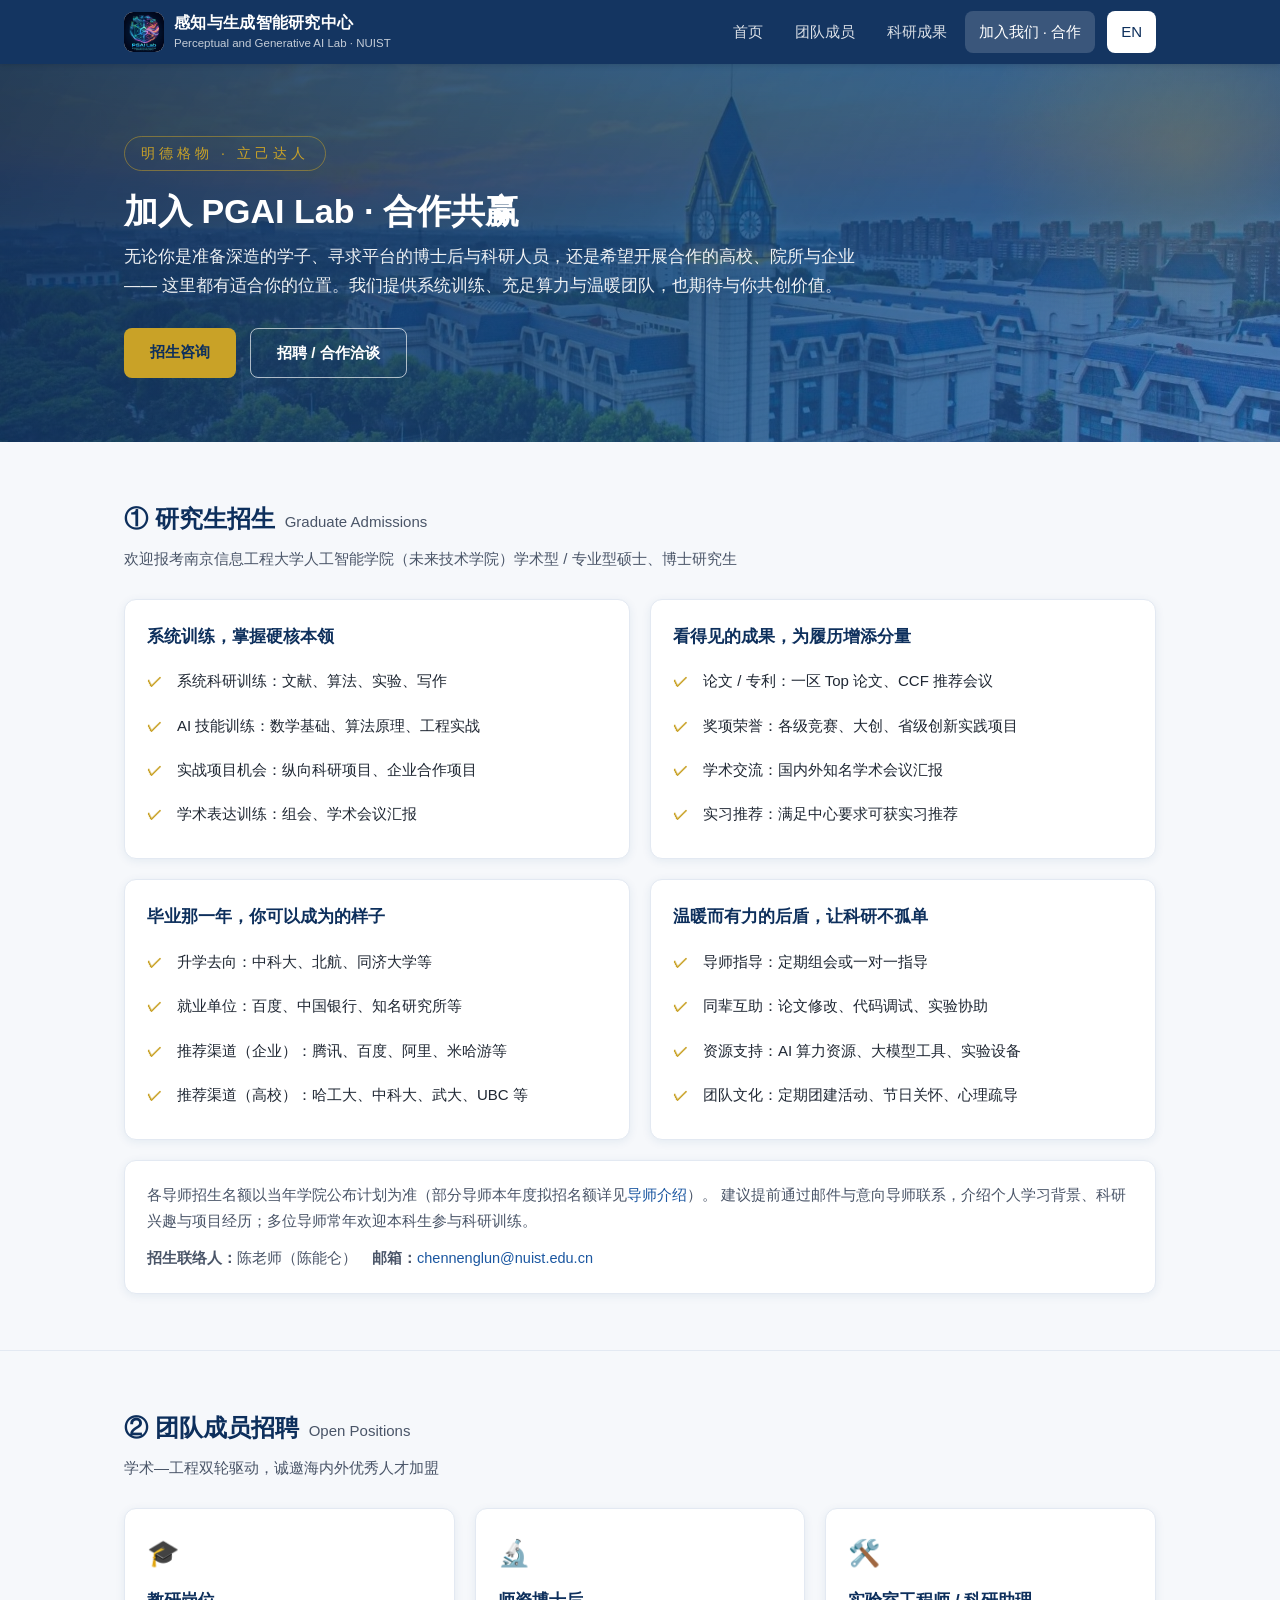
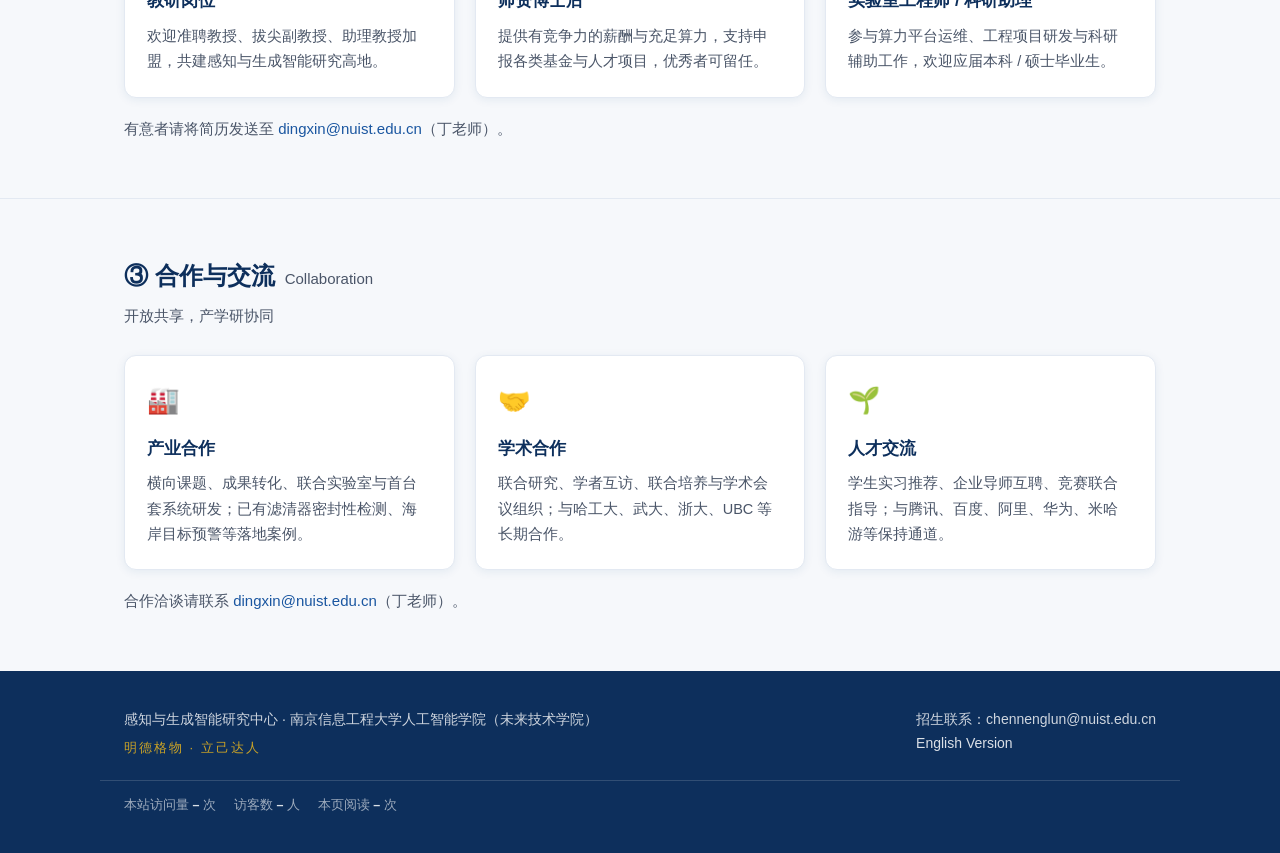
<file: zh/join.html>
<!DOCTYPE html>
<html lang="zh-CN">
<head>
  <meta charset="UTF-8">
  <meta name="viewport" content="width=device-width, initial-scale=1.0">
  <title>加入我们 · 洽谈合作 · 感知与生成智能研究中心</title>
  <meta name="description" content="感知与生成智能研究中心（PGAI Lab）研究生招生、团队成员招聘与合作交流信息。">
  <link rel="icon" type="image/png" href="../assets/img/logo-square.png">
  <link rel="stylesheet" href="../assets/css/style.css?v=20261121">
</head>
<body>

<header class="site-header">
  <div class="header-inner">
    <a class="brand" href="./">
      <img class="logo-img" src="../assets/img/logo-square.png" alt="PGAI Lab">
      <span class="brand-text">
        <span class="brand-name">感知与生成智能研究中心</span><br>
        <span class="brand-sub">Perceptual and Generative AI Lab · NUIST</span>
      </span>
    </a>
    <button class="nav-toggle" aria-label="菜单">☰</button>
    <nav class="main-nav">
      <a href="./">首页</a>
      <a href="people.html">团队成员</a>
      <a href="publications.html">科研成果</a>
      <a href="join.html" class="active">加入我们 · 合作</a>
      <a href="../en/join.html" class="lang-switch">EN</a>
    </nav>
  </div>
</header>

<section class="hero">
  <div class="container">
    <span class="motto">明德格物 · 立己达人</span>
    <h1>加入 PGAI Lab · 合作共赢</h1>
    <p class="lead">
      无论你是准备深造的学子、寻求平台的博士后与科研人员，还是希望开展合作的高校、院所与企业——
      这里都有适合你的位置。我们提供系统训练、充足算力与温暖团队，也期待与你共创价值。
    </p>
    <div class="hero-actions">
      <a class="btn btn-gold" href="mailto:chennenglun@nuist.edu.cn">招生咨询</a>
      <a class="btn btn-ghost" href="mailto:dingxin@nuist.edu.cn">招聘 / 合作洽谈</a>
    </div>
  </div>
</section>

<section class="block">
  <div class="container">
    <h2 class="section-title">① 研究生招生<span class="en">Graduate Admissions</span></h2>
    <p class="section-sub">欢迎报考南京信息工程大学人工智能学院（未来技术学院）学术型 / 专业型硕士、博士研究生</p>
    <div class="card-grid" style="grid-template-columns:repeat(2,1fr);">
      <div class="card">
        <h3>系统训练，掌握硬核本领</h3>
        <ul class="feat-list">
          <li>系统科研训练：文献、算法、实验、写作</li>
          <li>AI 技能训练：数学基础、算法原理、工程实战</li>
          <li>实战项目机会：纵向科研项目、企业合作项目</li>
          <li>学术表达训练：组会、学术会议汇报</li>
        </ul>
      </div>
      <div class="card">
        <h3>看得见的成果，为履历增添分量</h3>
        <ul class="feat-list">
          <li>论文 / 专利：一区 Top 论文、CCF 推荐会议</li>
          <li>奖项荣誉：各级竞赛、大创、省级创新实践项目</li>
          <li>学术交流：国内外知名学术会议汇报</li>
          <li>实习推荐：满足中心要求可获实习推荐</li>
        </ul>
      </div>
      <div class="card">
        <h3>毕业那一年，你可以成为的样子</h3>
        <ul class="feat-list">
          <li>升学去向：中科大、北航、同济大学等</li>
          <li>就业单位：百度、中国银行、知名研究所等</li>
          <li>推荐渠道（企业）：腾讯、百度、阿里、米哈游等</li>
          <li>推荐渠道（高校）：哈工大、中科大、武大、UBC 等</li>
        </ul>
      </div>
      <div class="card">
        <h3>温暖而有力的后盾，让科研不孤单</h3>
        <ul class="feat-list">
          <li>导师指导：定期组会或一对一指导</li>
          <li>同辈互助：论文修改、代码调试、实验协助</li>
          <li>资源支持：AI 算力资源、大模型工具、实验设备</li>
          <li>团队文化：定期团建活动、节日关怀、心理疏导</li>
        </ul>
      </div>
    </div>
    <div class="card" style="margin-top:20px;">
      <p style="margin-bottom:12px;">
        各导师招生名额以当年学院公布计划为准（部分导师本年度拟招名额详见<a href="people.html">导师介绍</a>）。
        建议提前通过邮件与意向导师联系，介绍个人学习背景、科研兴趣与项目经历；多位导师常年欢迎本科生参与科研训练。
      </p>
      <p><strong>招生联络人：</strong>陈老师（陈能仑）　<strong>邮箱：</strong><a href="mailto:chennenglun@nuist.edu.cn">chennenglun@nuist.edu.cn</a></p>
    </div>
  </div>
</section>

<section class="block">
  <div class="container">
    <h2 class="section-title">② 团队成员招聘<span class="en">Open Positions</span></h2>
    <p class="section-sub">学术—工程双轮驱动，诚邀海内外优秀人才加盟</p>
    <div class="card-grid">
      <div class="card">
        <div class="icon">🎓</div>
        <h3>教研岗位</h3>
        <p>欢迎准聘教授、拔尖副教授、助理教授加盟，共建感知与生成智能研究高地。</p>
      </div>
      <div class="card">
        <div class="icon">🔬</div>
        <h3>师资博士后</h3>
        <p>提供有竞争力的薪酬与充足算力，支持申报各类基金与人才项目，优秀者可留任。</p>
      </div>
      <div class="card">
        <div class="icon">🛠️</div>
        <h3>实验室工程师 / 科研助理</h3>
        <p>参与算力平台运维、工程项目研发与科研辅助工作，欢迎应届本科 / 硕士毕业生。</p>
      </div>
    </div>
    <p style="margin-top:18px;color:var(--ink-soft);font-size:15px;">
      有意者请将简历发送至 <a href="mailto:dingxin@nuist.edu.cn">dingxin@nuist.edu.cn</a>（丁老师）。
    </p>
  </div>
</section>

<section class="block">
  <div class="container">
    <h2 class="section-title">③ 合作与交流<span class="en">Collaboration</span></h2>
    <p class="section-sub">开放共享，产学研协同</p>
    <div class="card-grid">
      <div class="card">
        <div class="icon">🏭</div>
        <h3>产业合作</h3>
        <p>横向课题、成果转化、联合实验室与首台套系统研发；已有滤清器密封性检测、海岸目标预警等落地案例。</p>
      </div>
      <div class="card">
        <div class="icon">🤝</div>
        <h3>学术合作</h3>
        <p>联合研究、学者互访、联合培养与学术会议组织；与哈工大、武大、浙大、UBC 等长期合作。</p>
      </div>
      <div class="card">
        <div class="icon">🌱</div>
        <h3>人才交流</h3>
        <p>学生实习推荐、企业导师互聘、竞赛联合指导；与腾讯、百度、阿里、华为、米哈游等保持通道。</p>
      </div>
    </div>
    <p style="margin-top:18px;color:var(--ink-soft);font-size:15px;">
      合作洽谈请联系 <a href="mailto:dingxin@nuist.edu.cn">dingxin@nuist.edu.cn</a>（丁老师）。
    </p>
  </div>
</section>

<footer class="site-footer">
  <div class="container footer-inner">
    <div>
      <div>感知与生成智能研究中心 · 南京信息工程大学人工智能学院（未来技术学院）</div>
      <div class="motto">明德格物 · 立己达人</div>
    </div>
    <div>
      <div>招生联系：chennenglun@nuist.edu.cn</div>
      <div><a href="../en/join.html">English Version</a></div>
    </div>
  </div>
  <div class="container busuanzi-wrap">
    <span>本站访问量 <span id="busuanzi_value_site_pv">–</span> 次</span><span>访客数 <span id="busuanzi_value_site_uv">–</span> 人</span><span>本页阅读 <span id="busuanzi_value_page_pv">–</span> 次</span>
  </div>
</footer>

<script src="../assets/js/main.js"></script>
<script async src="https://busuanzi.ibruce.info/busuanzi/2.3/busuanzi.pure.mini.js"></script>
</body>
</html>
</file>
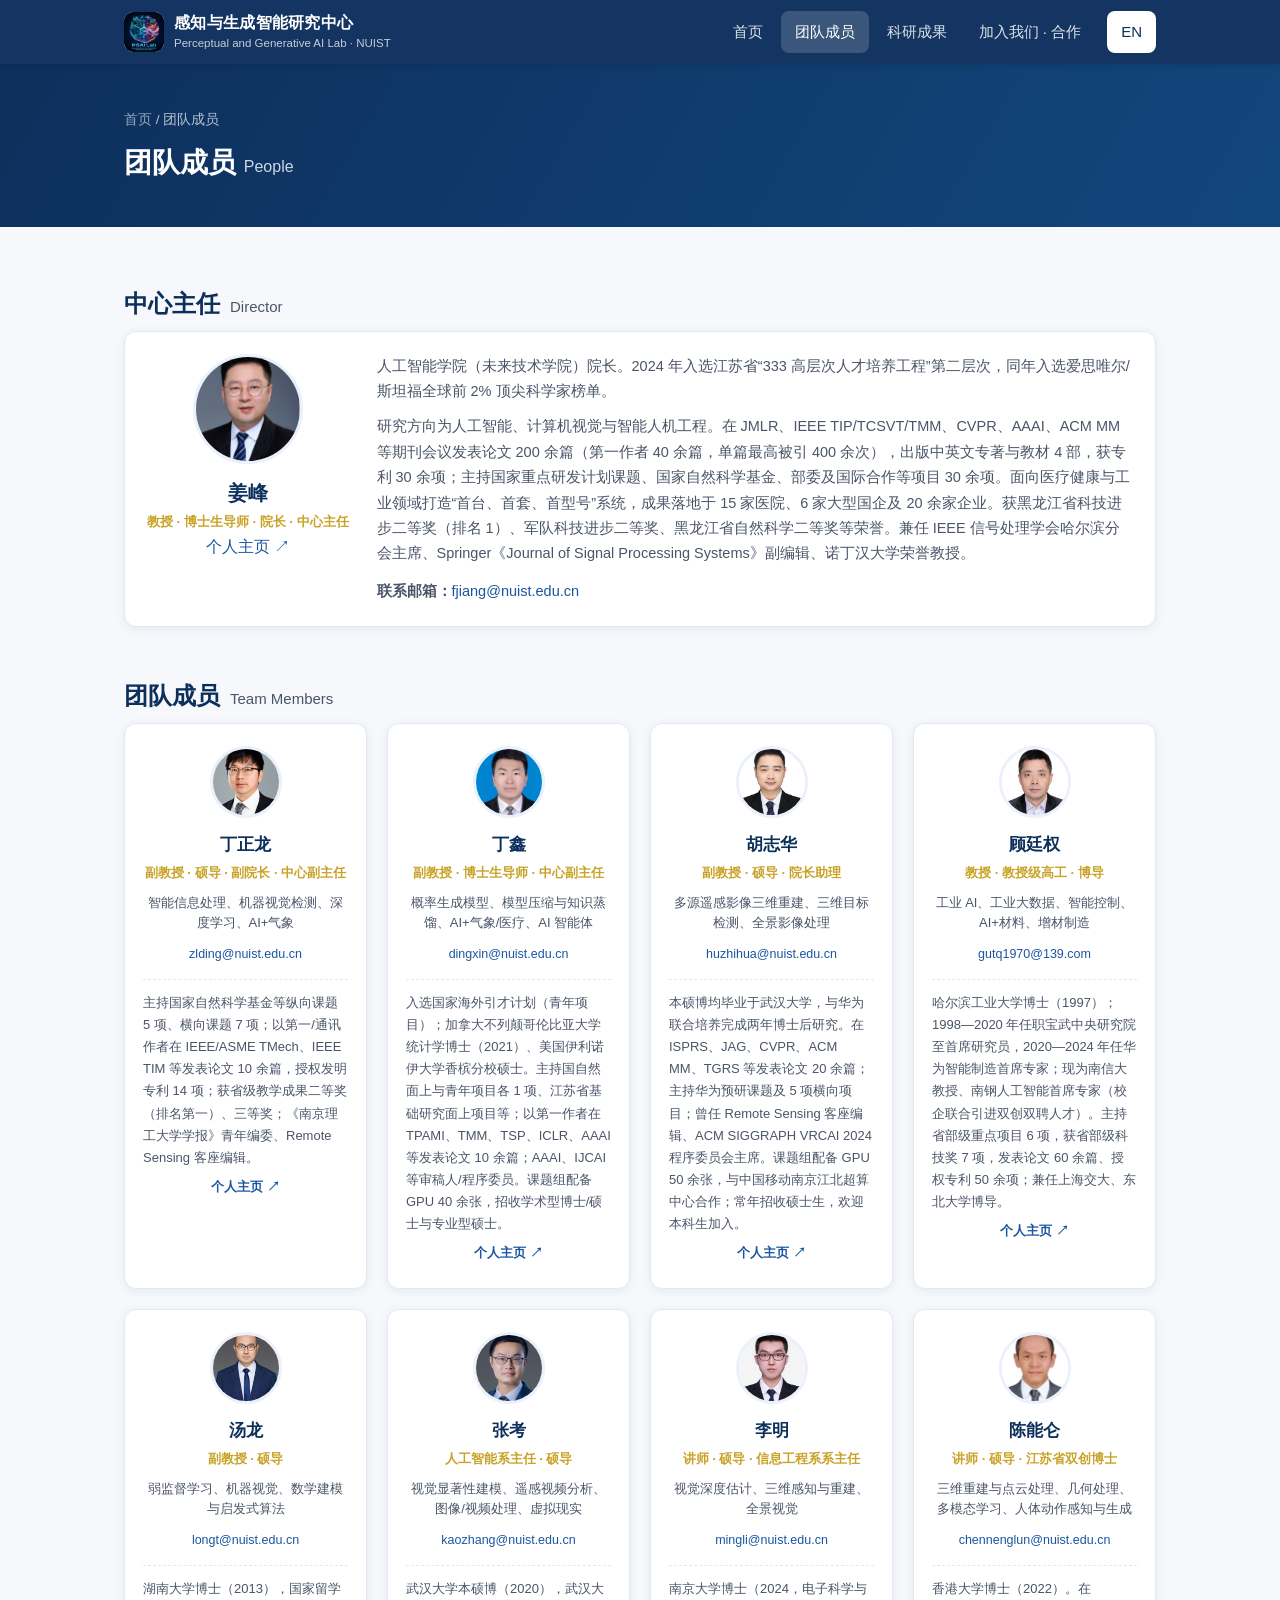
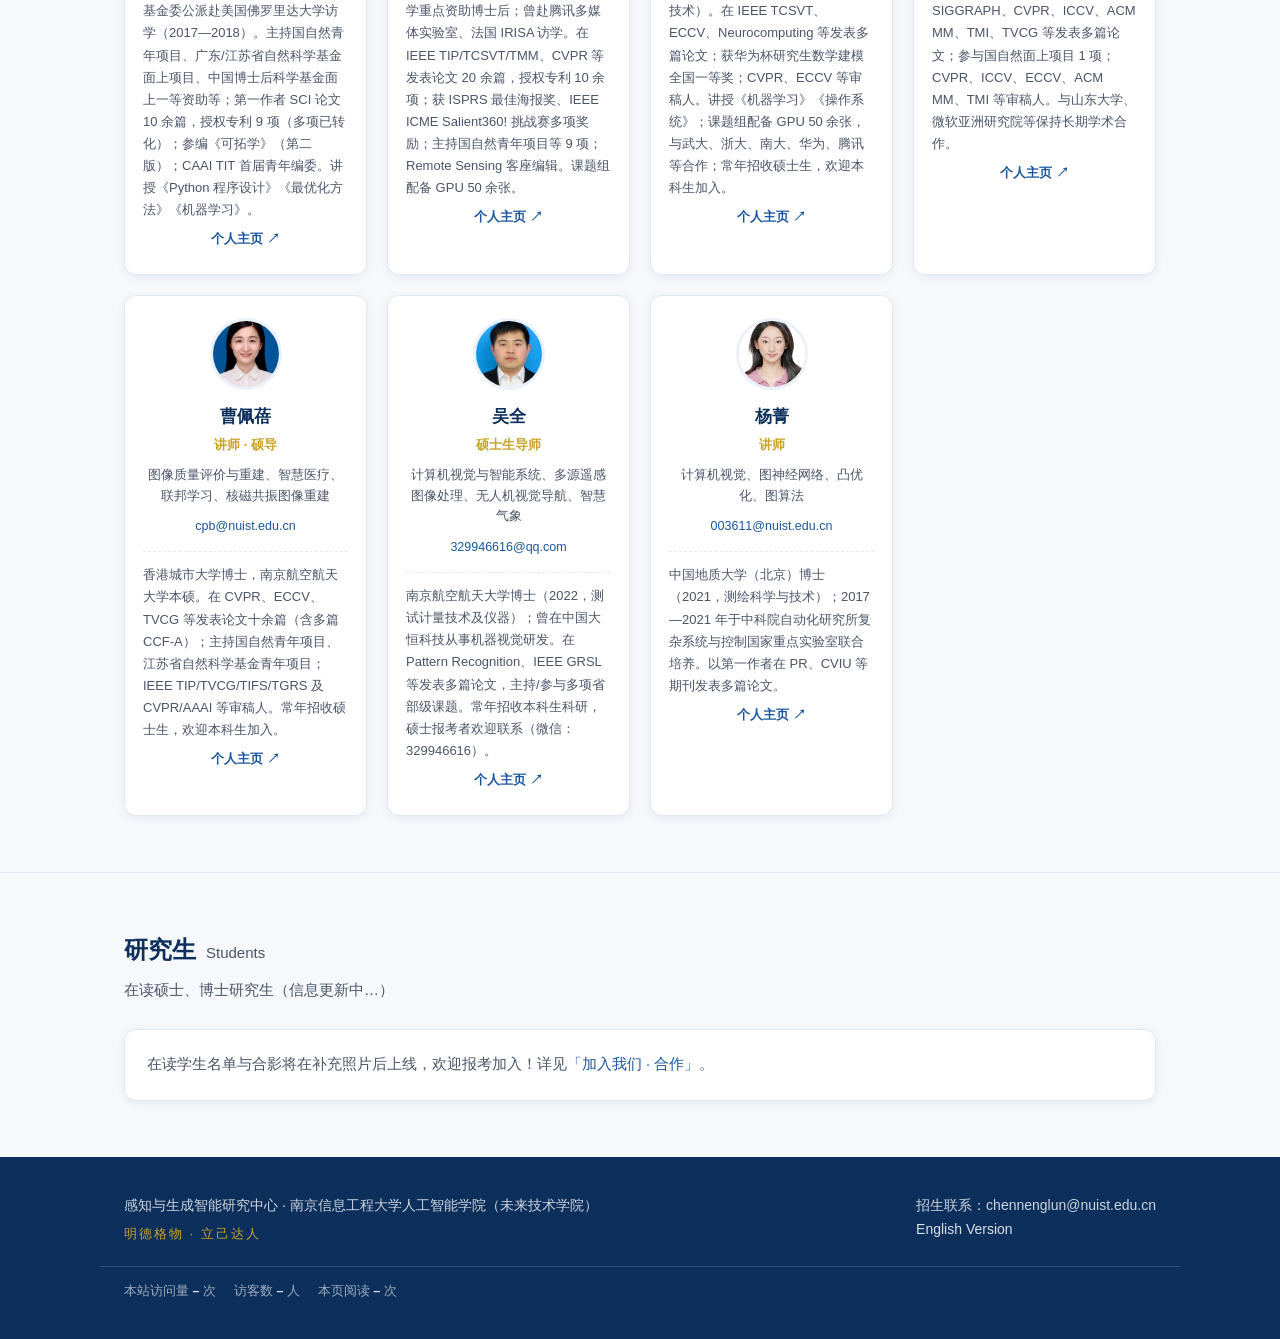
<file: zh/people.html>
<!DOCTYPE html>
<html lang="zh-CN">
<head>
  <meta charset="UTF-8">
  <meta name="viewport" content="width=device-width, initial-scale=1.0">
  <title>团队成员 · 感知与生成智能研究中心</title>
  <meta name="description" content="感知与生成智能研究中心（PGAI Lab）导师与团队成员介绍。">
  <link rel="icon" type="image/png" href="../assets/img/logo-square.png">
  <link rel="stylesheet" href="../assets/css/style.css?v=20261121">
</head>
<body>

<header class="site-header">
  <div class="header-inner">
    <a class="brand" href="./">
      <img class="logo-img" src="../assets/img/logo-square.png" alt="PGAI Lab">
      <span class="brand-text">
        <span class="brand-name">感知与生成智能研究中心</span><br>
        <span class="brand-sub">Perceptual and Generative AI Lab · NUIST</span>
      </span>
    </a>
    <button class="nav-toggle" aria-label="菜单">☰</button>
    <nav class="main-nav">
      <a href="./">首页</a>
      <a href="people.html" class="active">团队成员</a>
      <a href="publications.html">科研成果</a>
      <a href="join.html">加入我们 · 合作</a>
      <a href="../en/people.html" class="lang-switch">EN</a>
    </nav>
  </div>
</header>

<section class="page-hero">
  <div class="container">
    <div class="crumb"><a href="./" style="color:rgba(255,255,255,.8)">首页</a> / 团队成员</div>
    <h1>团队成员 <span style="font-size:16px;font-weight:500;opacity:.8">People</span></h1>
  </div>
</section>

<section class="block">
  <div class="container">
    <h2 class="section-title">中心主任<span class="en">Director</span></h2>

    <div class="card" style="display:grid;grid-template-columns:auto 1fr;gap:28px;align-items:start;margin-bottom:48px;">
      <div style="text-align:center;">
        <img class="director-photo" src="../assets/img/teachers/jiangfeng.png" alt="姜峰">
        <div class="name" style="margin-top:4px;font-size:20px;font-weight:700;color:var(--blue-900);">姜峰</div>
        <div style="font-size:13px;color:var(--gold);font-weight:600;">教授 · 博士生导师 · 院长 · 中心主任</div>
        <a class="homepage" href="https://faculty.nuist.edu.cn/jiangfeng/zh_CN/zdylm/212268/list/index.htm" target="_blank" rel="noopener">个人主页 ↗</a>
      </div>
      <div>
        <p style="font-size:14.5px;color:var(--ink-soft);">
          人工智能学院（未来技术学院）院长。2024 年入选江苏省“333 高层次人才培养工程”第二层次，同年入选爱思唯尔/斯坦福全球前 2% 顶尖科学家榜单。
        </p>
        <p style="font-size:14.5px;color:var(--ink-soft);margin-top:10px;">
          研究方向为人工智能、计算机视觉与智能人机工程。在 JMLR、IEEE TIP/TCSVT/TMM、CVPR、AAAI、ACM MM 等期刊会议发表论文 200 余篇（第一作者 40 余篇，单篇最高被引 400 余次），出版中英文专著与教材 4 部，获专利 30 余项；主持国家重点研发计划课题、国家自然科学基金、部委及国际合作等项目 30 余项。面向医疗健康与工业领域打造“首台、首套、首型号”系统，成果落地于 15 家医院、6 家大型国企及 20 余家企业。获黑龙江省科技进步二等奖（排名 1）、军队科技进步二等奖、黑龙江省自然科学二等奖等荣誉。兼任 IEEE 信号处理学会哈尔滨分会主席、Springer《Journal of Signal Processing Systems》副编辑、诺丁汉大学荣誉教授。
        </p>
        <p style="margin-top:12px;"><strong>联系邮箱：</strong><a href="mailto:fjiang@nuist.edu.cn">fjiang@nuist.edu.cn</a></p>
      </div>
    </div>

    <h2 class="section-title">团队成员<span class="en">Team Members</span></h2>

    <div class="team-grid">
      <div class="member">
        <img class="avatar-img" src="../assets/img/teachers/dingzhenglong.png" alt="丁正龙">
        <div class="name">丁正龙</div>
        <div class="title">副教授 · 硕导 · 副院长 · 中心副主任</div>
        <div class="field">智能信息处理、机器视觉检测、深度学习、AI+气象</div>
        <a class="email" href="mailto:zlding@nuist.edu.cn">zlding@nuist.edu.cn</a>
        <div class="bio">主持国家自然科学基金等纵向课题 5 项、横向课题 7 项；以第一/通讯作者在 IEEE/ASME TMech、IEEE TIM 等发表论文 10 余篇，授权发明专利 14 项；获省级教学成果二等奖（排名第一）、三等奖；《南京理工大学学报》青年编委、Remote Sensing 客座编辑。</div>
        <a class="homepage" href="https://faculty.nuist.edu.cn/dingzhenglong/zh_CN/index.htm" target="_blank" rel="noopener">个人主页 ↗</a>
      </div>

      <div class="member">
        <img class="avatar-img" src="../assets/img/teachers/dingxin.jpeg" alt="丁鑫">
        <div class="name">丁鑫</div>
        <div class="title">副教授 · 博士生导师 · 中心副主任</div>
        <div class="field">概率生成模型、模型压缩与知识蒸馏、AI+气象/医疗、AI 智能体</div>
        <a class="email" href="mailto:dingxin@nuist.edu.cn">dingxin@nuist.edu.cn</a>
        <div class="bio">入选国家海外引才计划（青年项目）；加拿大不列颠哥伦比亚大学统计学博士（2021）、美国伊利诺伊大学香槟分校硕士。主持国自然面上与青年项目各 1 项、江苏省基础研究面上项目等；以第一作者在 TPAMI、TMM、TSP、ICLR、AAAI 等发表论文 10 余篇；AAAI、IJCAI 等审稿人/程序委员。课题组配备 GPU 40 余张，招收学术型博士/硕士与专业型硕士。</div>
        <a class="homepage" href="https://faculty.nuist.edu.cn/dingxin/zh_CN/index.htm" target="_blank" rel="noopener">个人主页 ↗</a>
      </div>

      <div class="member">
        <img class="avatar-img" src="../assets/img/teachers/huzhihua.jpeg" alt="胡志华">
        <div class="name">胡志华</div>
        <div class="title">副教授 · 硕导 · 院长助理</div>
        <div class="field">多源遥感影像三维重建、三维目标检测、全景影像处理</div>
        <a class="email" href="mailto:huzhihua@nuist.edu.cn">huzhihua@nuist.edu.cn</a>
        <div class="bio">本硕博均毕业于武汉大学，与华为联合培养完成两年博士后研究。在 ISPRS、JAG、CVPR、ACM MM、TGRS 等发表论文 20 余篇；主持华为预研课题及 5 项横向项目；曾任 Remote Sensing 客座编辑、ACM SIGGRAPH VRCAI 2024 程序委员会主席。课题组配备 GPU 50 余张，与中国移动南京江北超算中心合作；常年招收硕士生，欢迎本科生加入。</div>
        <a class="homepage" href="https://faculty.nuist.edu.cn/huzhihua/zh_CN/index.htm" target="_blank" rel="noopener">个人主页 ↗</a>
      </div>

      <div class="member">
        <img class="avatar-img" src="../assets/img/teachers/gutingquan.png" alt="顾廷权">
        <div class="name">顾廷权</div>
        <div class="title">教授 · 教授级高工 · 博导</div>
        <div class="field">工业 AI、工业大数据、智能控制、AI+材料、增材制造</div>
        <a class="email" href="mailto:gutq1970@139.com">gutq1970@139.com</a>
        <div class="bio">哈尔滨工业大学博士（1997）；1998—2020 年任职宝武中央研究院至首席研究员，2020—2024 年任华为智能制造首席专家；现为南信大教授、南钢人工智能首席专家（校企联合引进双创双聘人才）。主持省部级重点项目 6 项，获省部级科技奖 7 项，发表论文 60 余篇、授权专利 50 余项；兼任上海交大、东北大学博导。</div>
        <a class="homepage" href="https://faculty.nuist.edu.cn/gutingquan/zh_CN/index.htm" target="_blank" rel="noopener">个人主页 ↗</a>
      </div>

      <div class="member">
        <img class="avatar-img" src="../assets/img/teachers/tanglong.jpeg" alt="汤龙">
        <div class="name">汤龙</div>
        <div class="title">副教授 · 硕导</div>
        <div class="field">弱监督学习、机器视觉、数学建模与启发式算法</div>
        <a class="email" href="mailto:longt@nuist.edu.cn">longt@nuist.edu.cn</a>
        <div class="bio">湖南大学博士（2013），国家留学基金委公派赴美国佛罗里达大学访学（2017—2018）。主持国自然青年项目、广东/江苏省自然科学基金面上项目、中国博士后科学基金面上一等资助等；第一作者 SCI 论文 10 余篇，授权专利 9 项（多项已转化）；参编《可拓学》（第二版）；CAAI TIT 首届青年编委。讲授《Python 程序设计》《最优化方法》《机器学习》。</div>
        <a class="homepage" href="https://faculty.nuist.edu.cn/tanglong/zh_CN/index.htm" target="_blank" rel="noopener">个人主页 ↗</a>
      </div>

      <div class="member">
        <img class="avatar-img" src="../assets/img/teachers/zhangkao.png" alt="张考">
        <div class="name">张考</div>
        <div class="title">人工智能系主任 · 硕导</div>
        <div class="field">视觉显著性建模、遥感视频分析、图像/视频处理、虚拟现实</div>
        <a class="email" href="mailto:kaozhang@nuist.edu.cn">kaozhang@nuist.edu.cn</a>
        <div class="bio">武汉大学本硕博（2020），武汉大学重点资助博士后；曾赴腾讯多媒体实验室、法国 IRISA 访学。在 IEEE TIP/TCSVT/TMM、CVPR 等发表论文 20 余篇，授权专利 10 余项；获 ISPRS 最佳海报奖、IEEE ICME Salient360! 挑战赛多项奖励；主持国自然青年项目等 9 项；Remote Sensing 客座编辑。课题组配备 GPU 50 余张。</div>
        <a class="homepage" href="https://faculty.nuist.edu.cn/zhangkao/zh_CN/index.htm" target="_blank" rel="noopener">个人主页 ↗</a>
      </div>

      <div class="member">
        <img class="avatar-img" src="../assets/img/teachers/liming.jpg" alt="李明">
        <div class="name">李明</div>
        <div class="title">讲师 · 硕导 · 信息工程系系主任</div>
        <div class="field">视觉深度估计、三维感知与重建、全景视觉</div>
        <a class="email" href="mailto:mingli@nuist.edu.cn">mingli@nuist.edu.cn</a>
        <div class="bio">南京大学博士（2024，电子科学与技术）。在 IEEE TCSVT、ECCV、Neurocomputing 等发表多篇论文；获华为杯研究生数学建模全国一等奖；CVPR、ECCV 等审稿人。讲授《机器学习》《操作系统》；课题组配备 GPU 50 余张，与武大、浙大、南大、华为、腾讯等合作；常年招收硕士生，欢迎本科生加入。</div>
        <a class="homepage" href="https://faculty.nuist.edu.cn/liming12/zh_CN/index.htm" target="_blank" rel="noopener">个人主页 ↗</a>
      </div>

      <div class="member">
        <img class="avatar-img" src="../assets/img/teachers/chennenglun.jpeg" alt="陈能仑">
        <div class="name">陈能仑</div>
        <div class="title">讲师 · 硕导 · 江苏省双创博士</div>
        <div class="field">三维重建与点云处理、几何处理、多模态学习、人体动作感知与生成</div>
        <a class="email" href="mailto:chennenglun@nuist.edu.cn">chennenglun@nuist.edu.cn</a>
        <div class="bio">香港大学博士（2022）。在 SIGGRAPH、CVPR、ICCV、ACM MM、TMI、TVCG 等发表多篇论文；参与国自然面上项目 1 项；CVPR、ICCV、ECCV、ACM MM、TMI 等审稿人。与山东大学、微软亚洲研究院等保持长期学术合作。</div>
        <a class="homepage" href="https://faculty.nuist.edu.cn/chennenglun/zh_CN/index.htm" target="_blank" rel="noopener">个人主页 ↗</a>
      </div>

      <div class="member">
        <img class="avatar-img" src="../assets/img/teachers/caopeibei.png" alt="曹佩蓓">
        <div class="name">曹佩蓓</div>
        <div class="title">讲师 · 硕导</div>
        <div class="field">图像质量评价与重建、智慧医疗、联邦学习、核磁共振图像重建</div>
        <a class="email" href="mailto:cpb@nuist.edu.cn">cpb@nuist.edu.cn</a>
        <div class="bio">香港城市大学博士，南京航空航天大学本硕。在 CVPR、ECCV、TVCG 等发表论文十余篇（含多篇 CCF-A）；主持国自然青年项目、江苏省自然科学基金青年项目；IEEE TIP/TVCG/TIFS/TGRS 及 CVPR/AAAI 等审稿人。常年招收硕士生，欢迎本科生加入。</div>
        <a class="homepage" href="https://faculty.nuist.edu.cn/caopeibei/zh_CN/index.htm" target="_blank" rel="noopener">个人主页 ↗</a>
      </div>

      <div class="member">
        <img class="avatar-img" src="../assets/img/teachers/wuquan.png" alt="吴全">
        <div class="name">吴全</div>
        <div class="title">硕士生导师</div>
        <div class="field">计算机视觉与智能系统、多源遥感图像处理、无人机视觉导航、智慧气象</div>
        <a class="email" href="mailto:329946616@qq.com">329946616@qq.com</a>
        <div class="bio">南京航空航天大学博士（2022，测试计量技术及仪器）；曾在中国大恒科技从事机器视觉研发。在 Pattern Recognition、IEEE GRSL 等发表多篇论文，主持/参与多项省部级课题。常年招收本科生科研，硕士报考者欢迎联系（微信：329946616）。</div>
        <a class="homepage" href="https://faculty.nuist.edu.cn/wuquan/zh_CN/index.htm" target="_blank" rel="noopener">个人主页 ↗</a>
      </div>

      <div class="member">
        <img class="avatar-img" src="../assets/img/teachers/yangjing.jpeg" alt="杨菁">
        <div class="name">杨菁</div>
        <div class="title">讲师</div>
        <div class="field">计算机视觉、图神经网络、凸优化、图算法</div>
        <a class="email" href="mailto:003611@nuist.edu.cn">003611@nuist.edu.cn</a>
        <div class="bio">中国地质大学（北京）博士（2021，测绘科学与技术）；2017—2021 年于中科院自动化研究所复杂系统与控制国家重点实验室联合培养。以第一作者在 PR、CVIU 等期刊发表多篇论文。</div>
        <a class="homepage" href="https://faculty.nuist.edu.cn/yangjing1/zh_CN/index.htm" target="_blank" rel="noopener">个人主页 ↗</a>
      </div>
    </div>
  </div>
</section>

<section class="block">
  <div class="container">
    <h2 class="section-title">研究生<span class="en">Students</span></h2>
    <p class="section-sub">在读硕士、博士研究生（信息更新中…）</p>
    <div class="card">
      <p>在读学生名单与合影将在补充照片后上线，欢迎报考加入！详见<a href="join.html">「加入我们 · 合作」</a>。</p>
    </div>
  </div>
</section>

<footer class="site-footer">
  <div class="container footer-inner">
    <div>
      <div>感知与生成智能研究中心 · 南京信息工程大学人工智能学院（未来技术学院）</div>
      <div class="motto">明德格物 · 立己达人</div>
    </div>
    <div>
      <div>招生联系：chennenglun@nuist.edu.cn</div>
      <div><a href="../en/people.html">English Version</a></div>
    </div>
  </div>
  <div class="container busuanzi-wrap">
    <span>本站访问量 <span id="busuanzi_value_site_pv">–</span> 次</span><span>访客数 <span id="busuanzi_value_site_uv">–</span> 人</span><span>本页阅读 <span id="busuanzi_value_page_pv">–</span> 次</span>
  </div>
</footer>

<script src="../assets/js/main.js"></script>
<script async src="https://busuanzi.ibruce.info/busuanzi/2.3/busuanzi.pure.mini.js"></script>
</body>
</html>
</file>
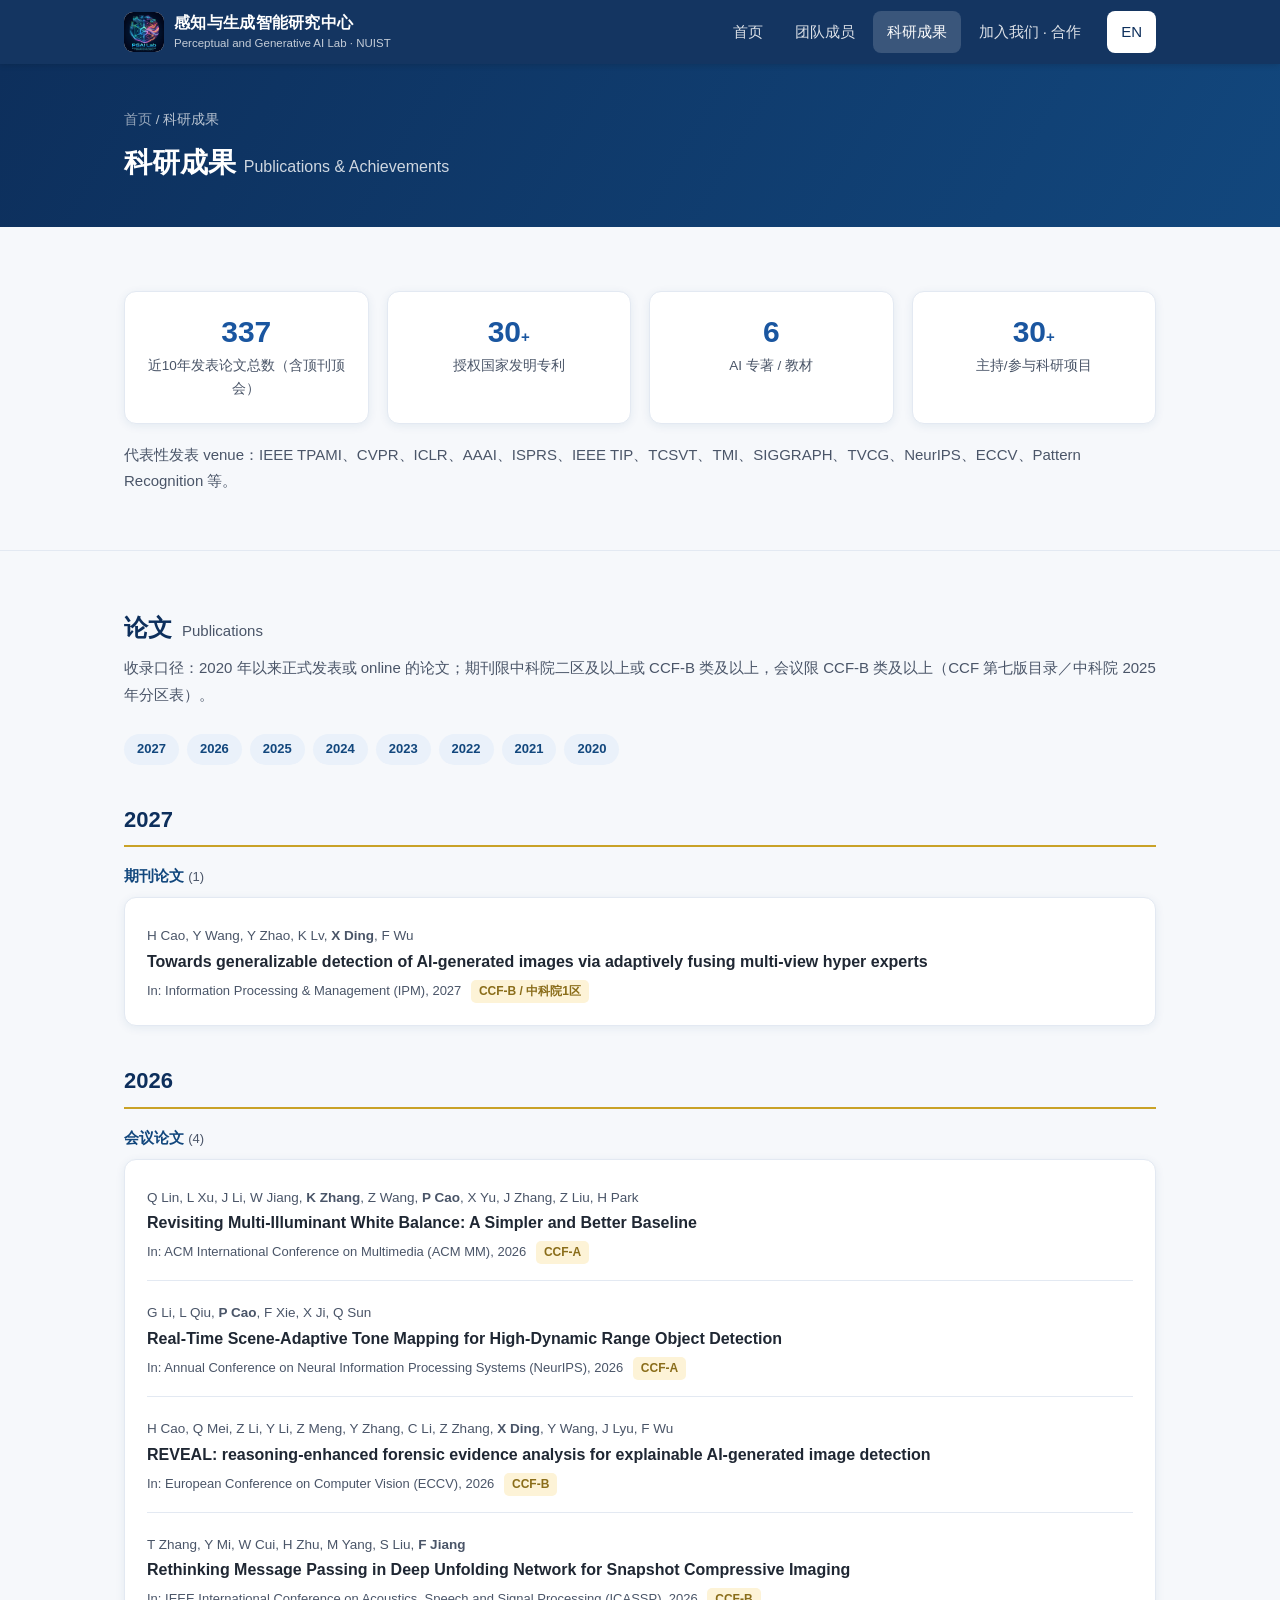
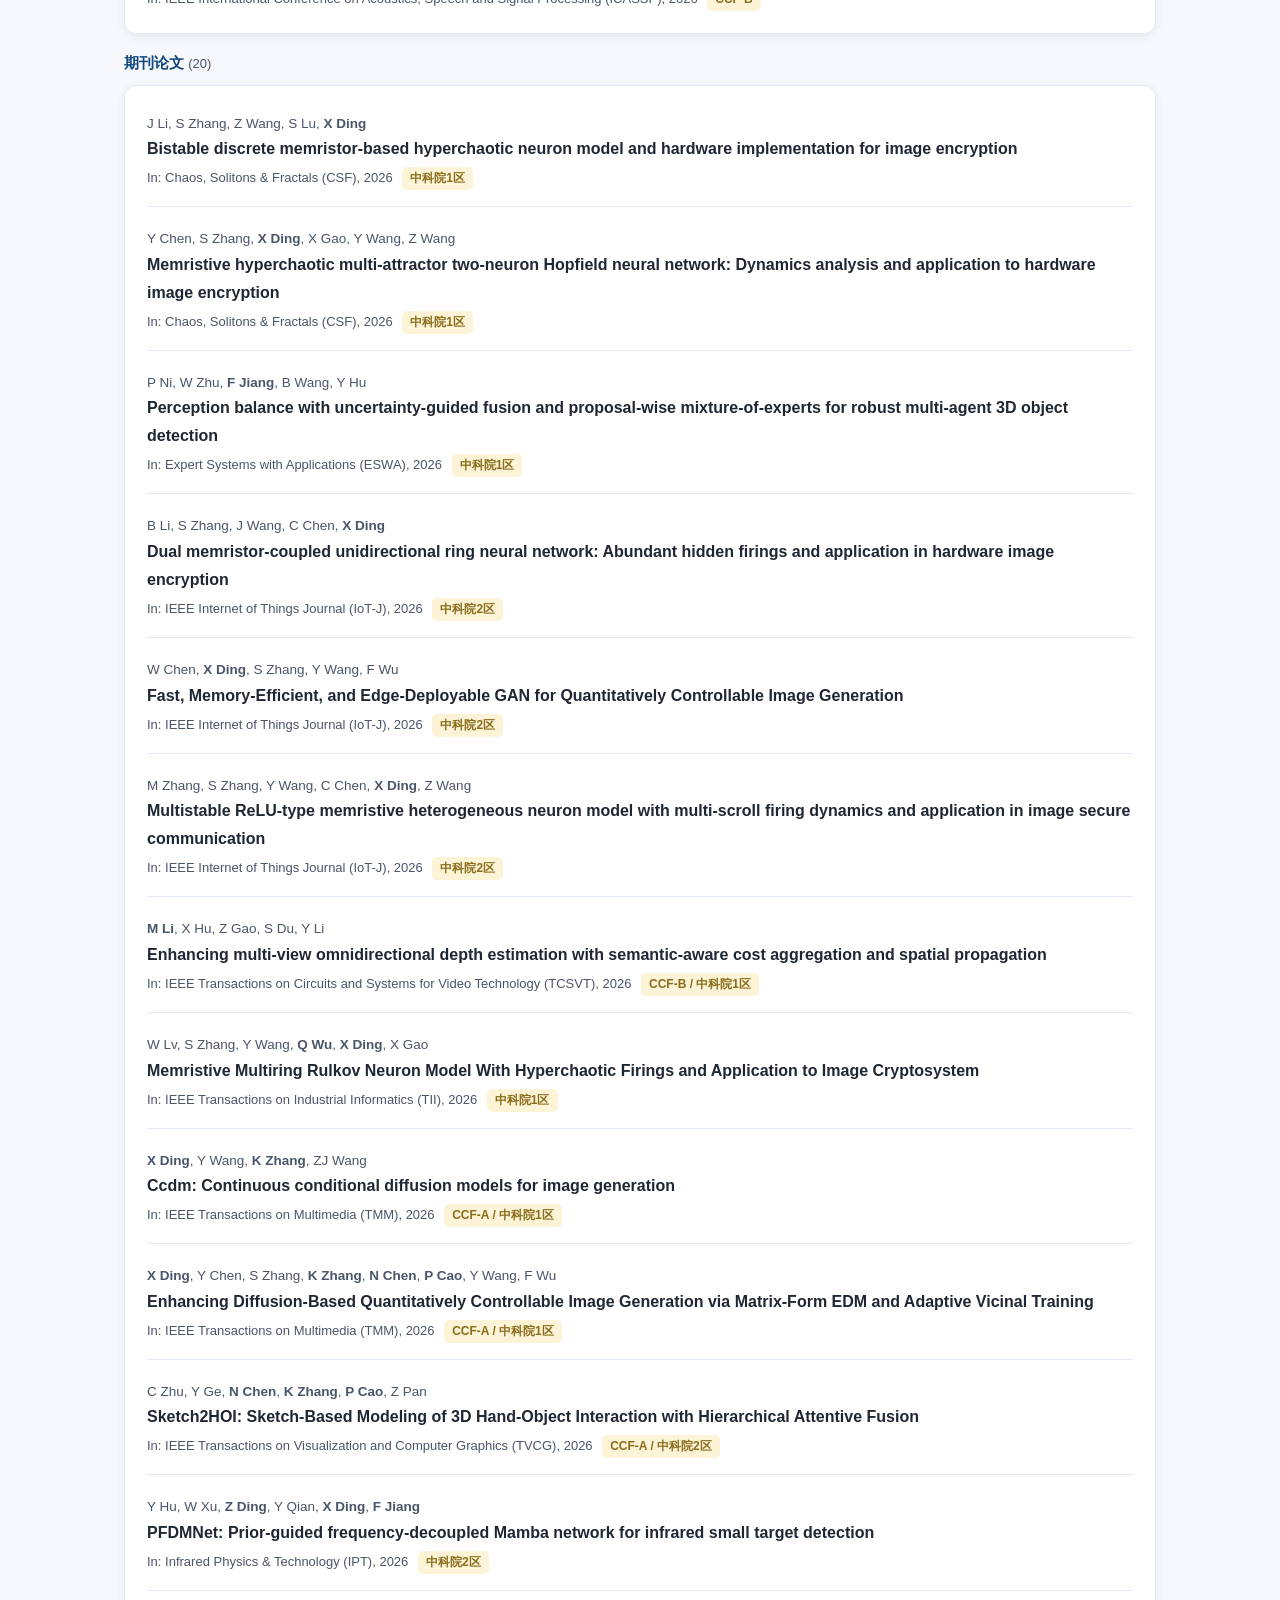
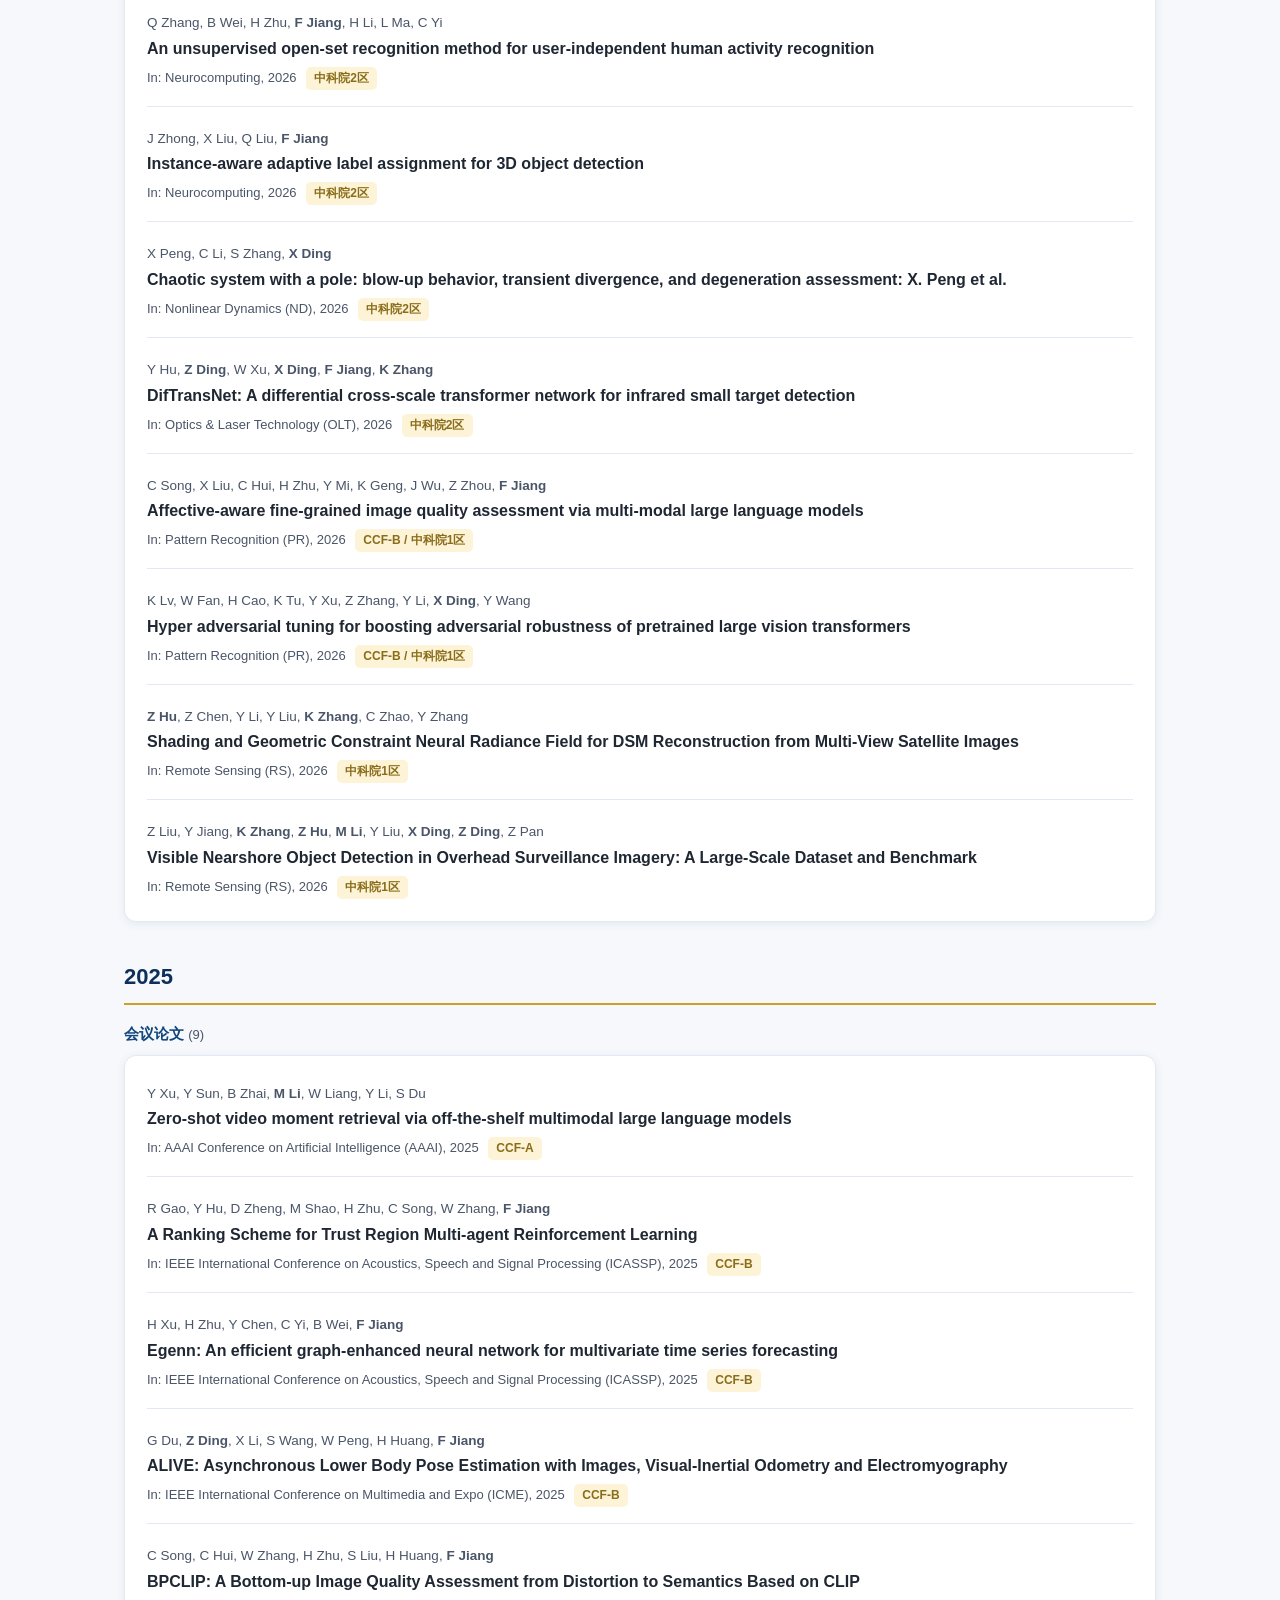
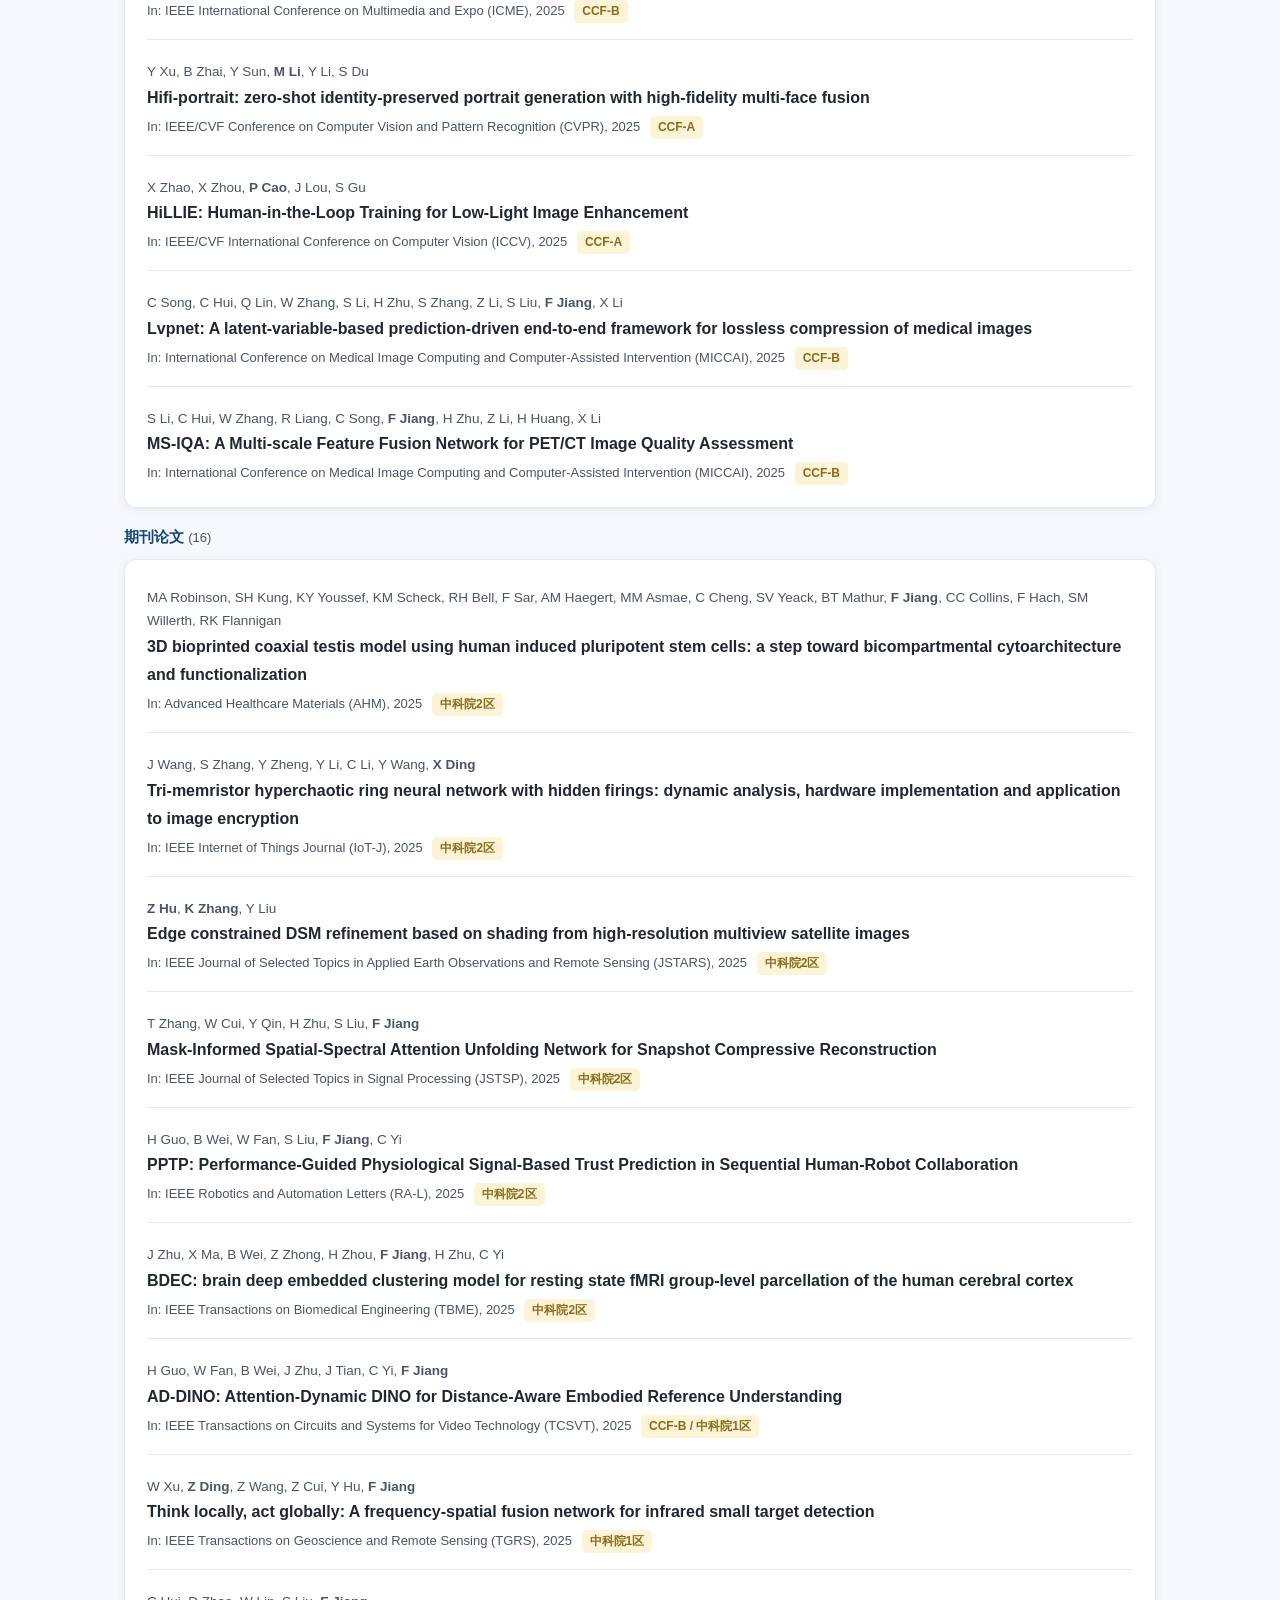
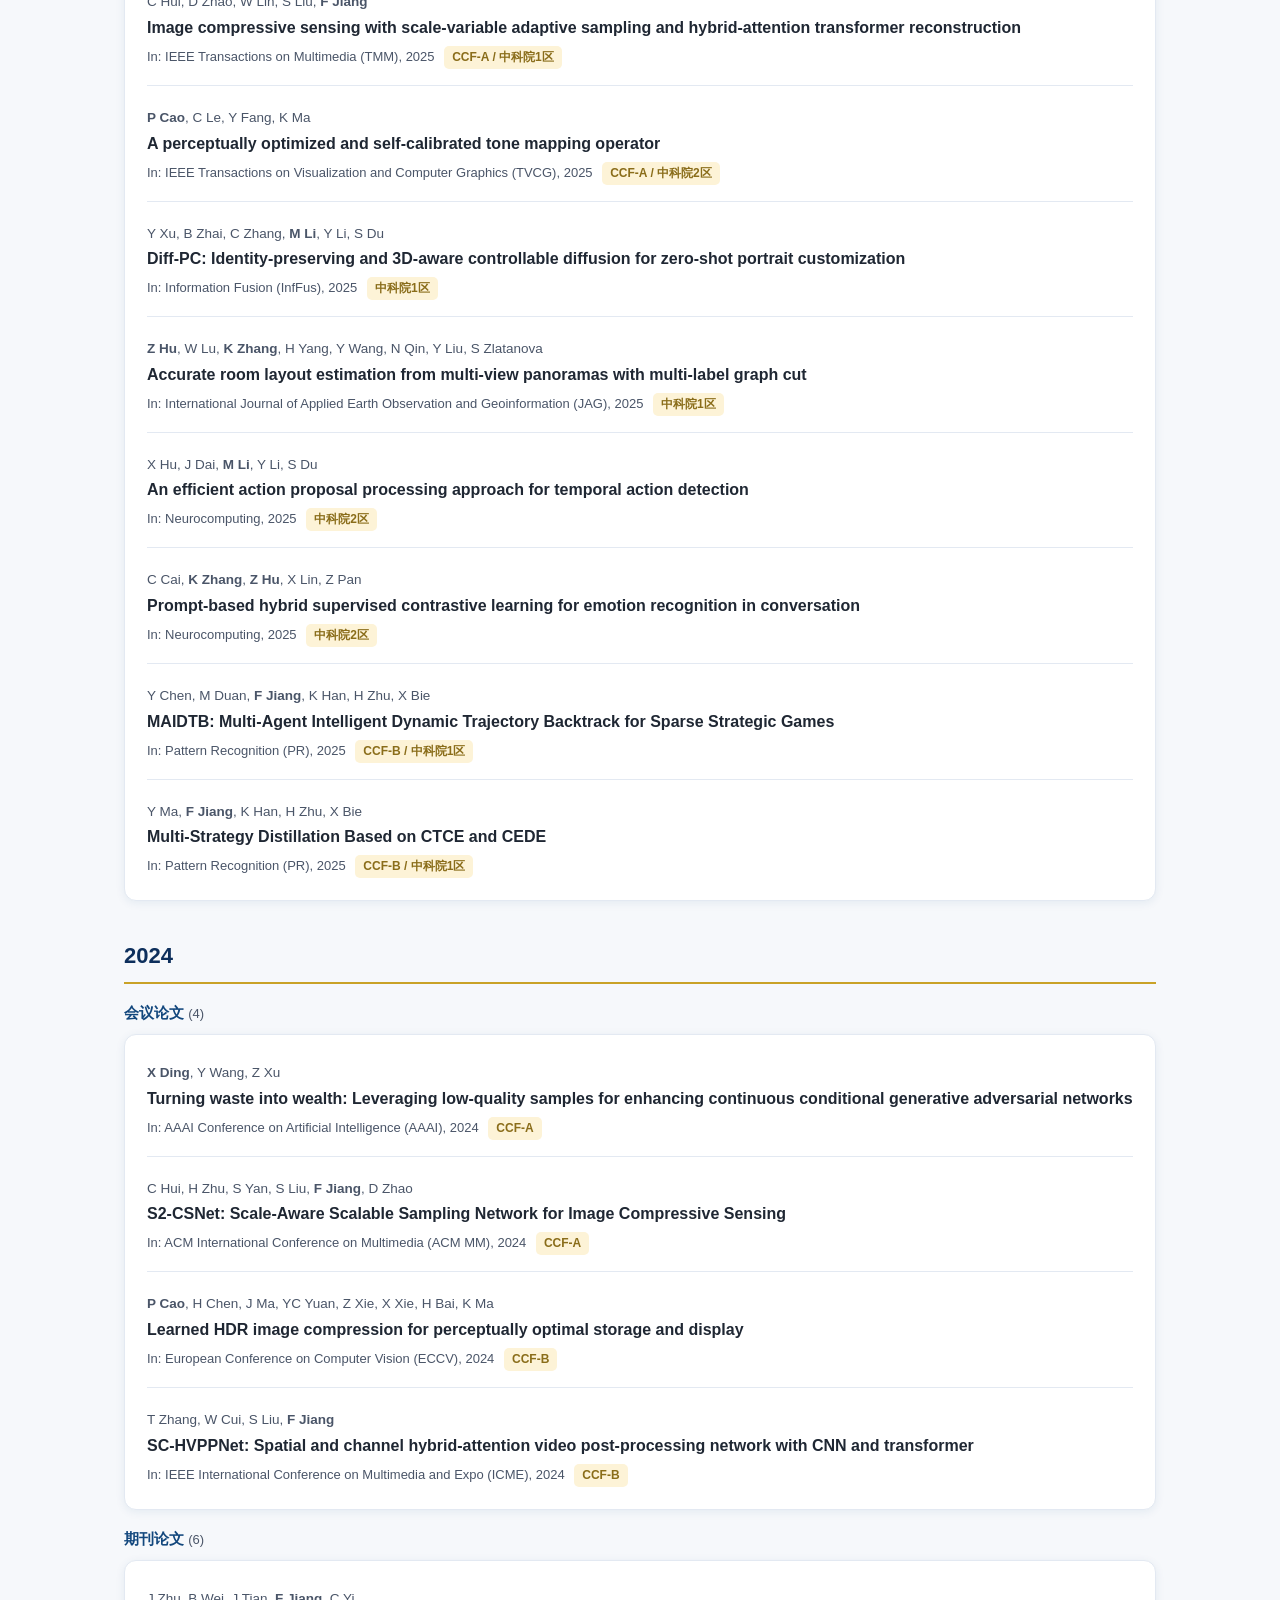
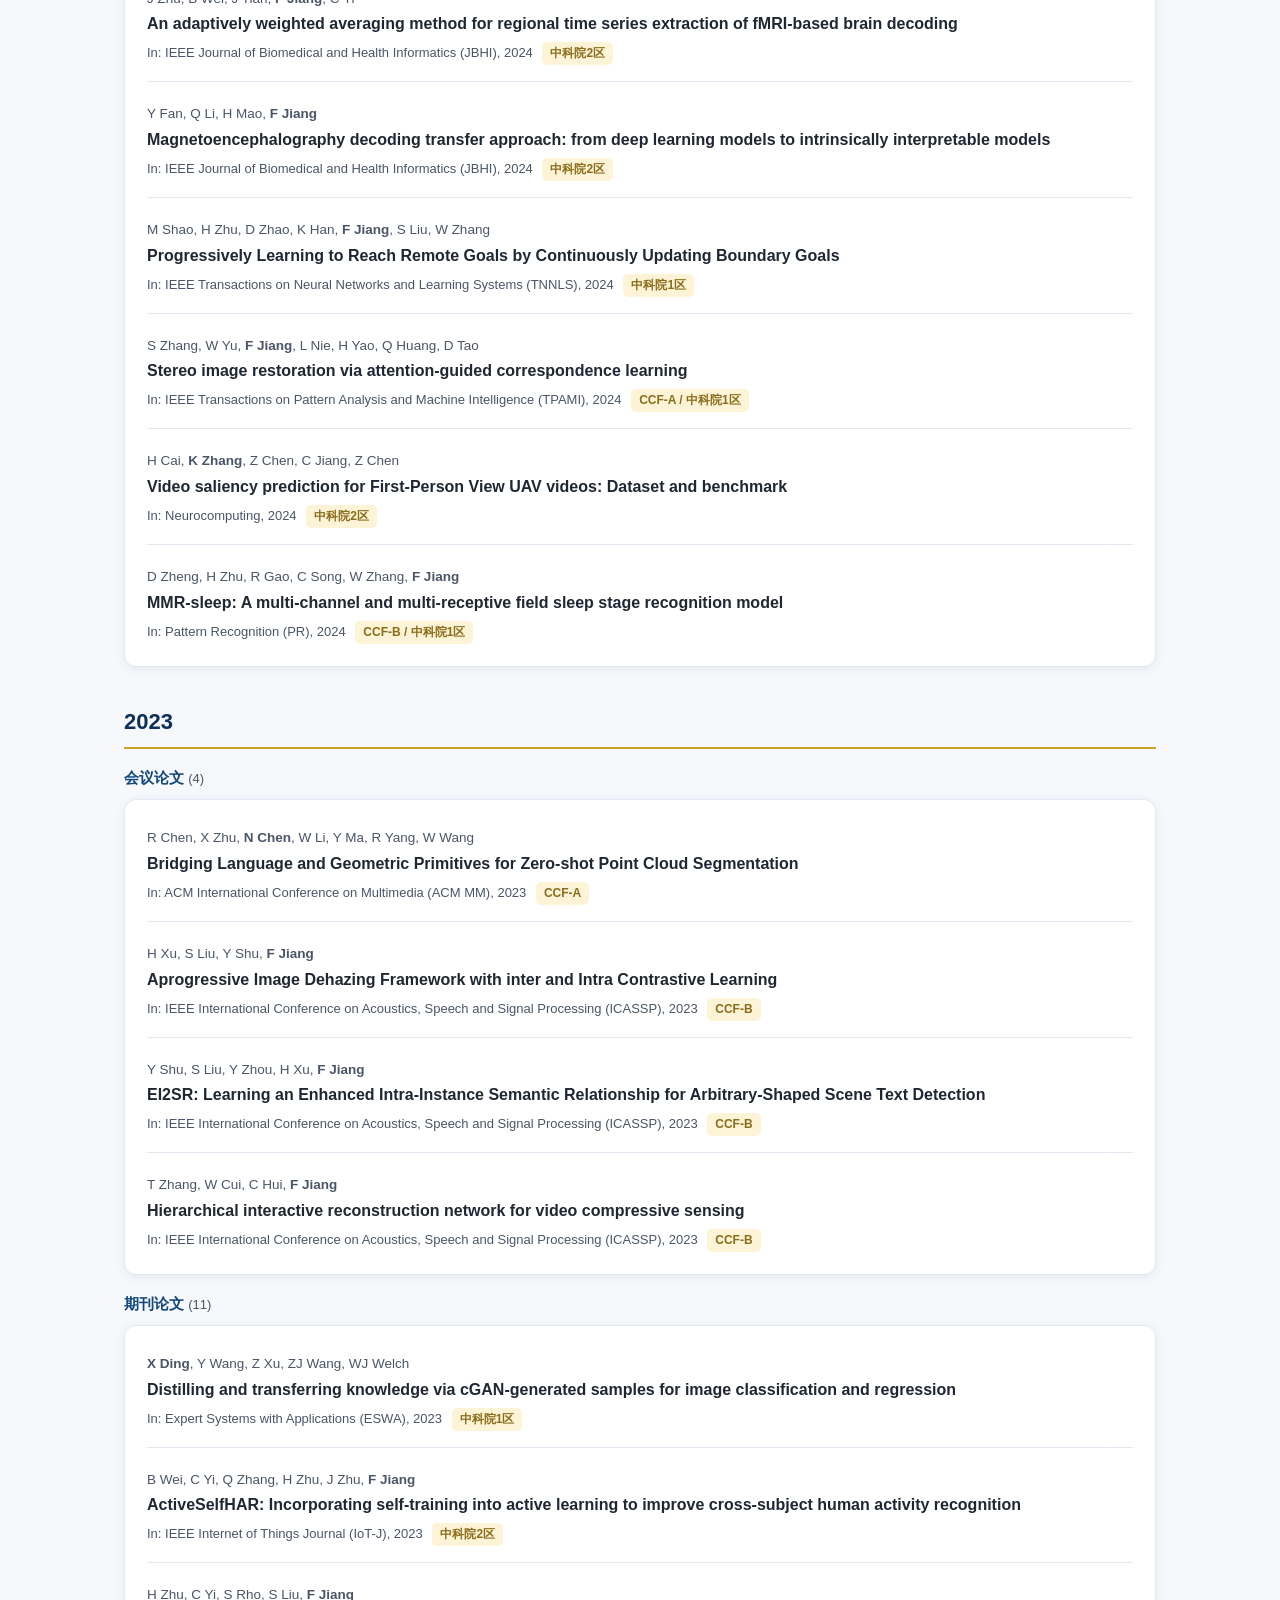
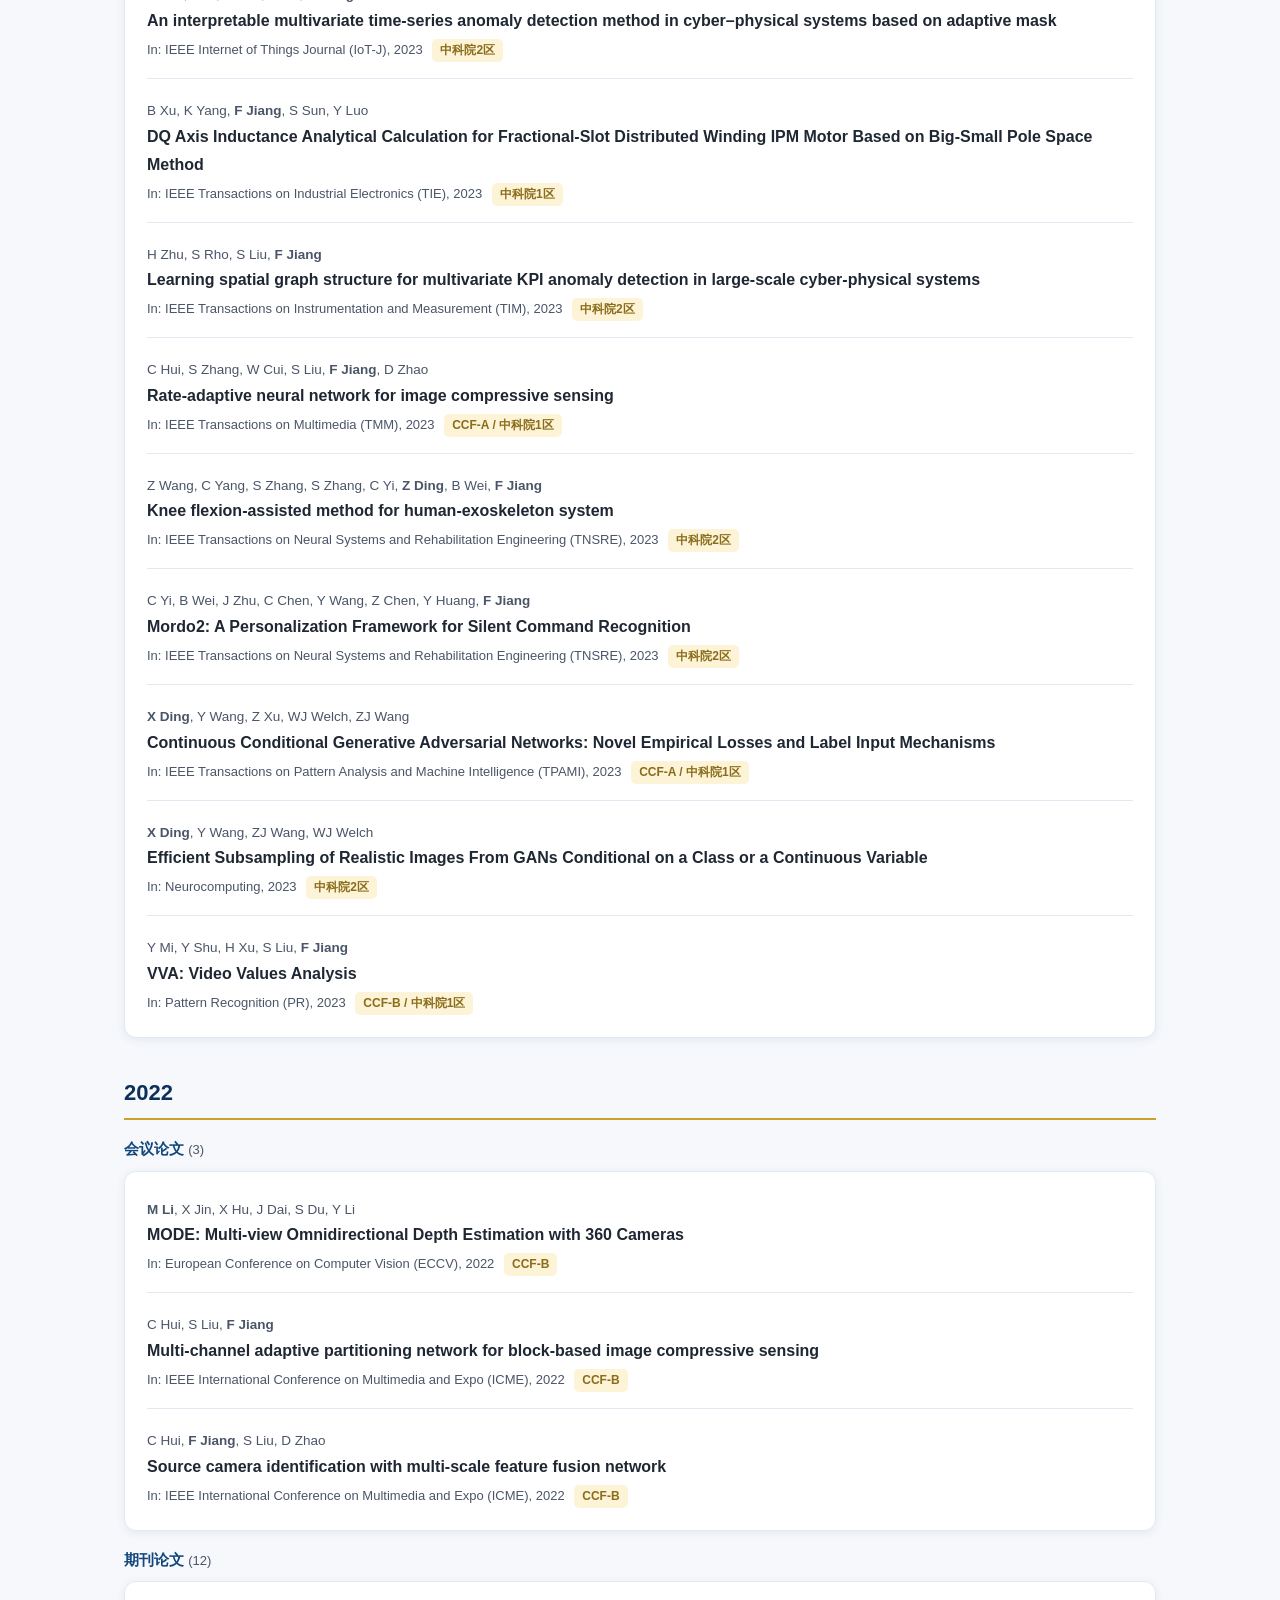
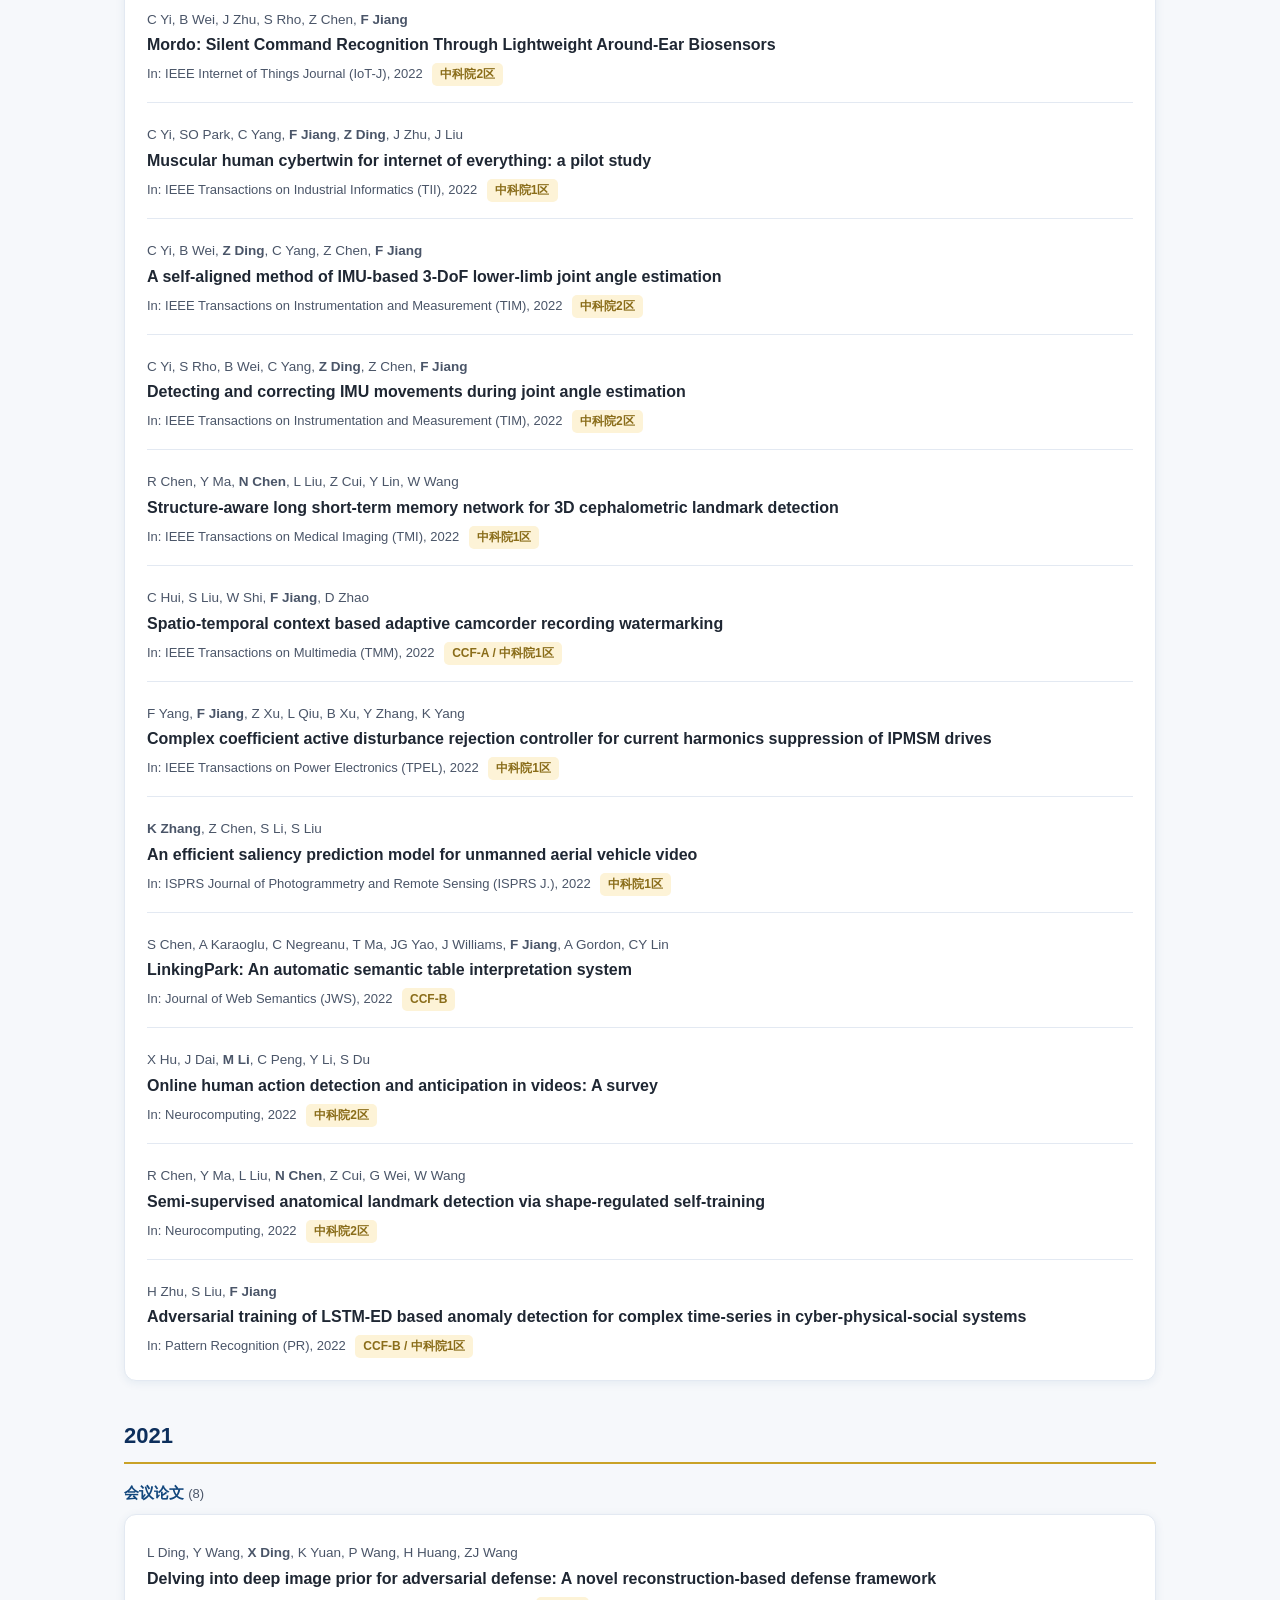
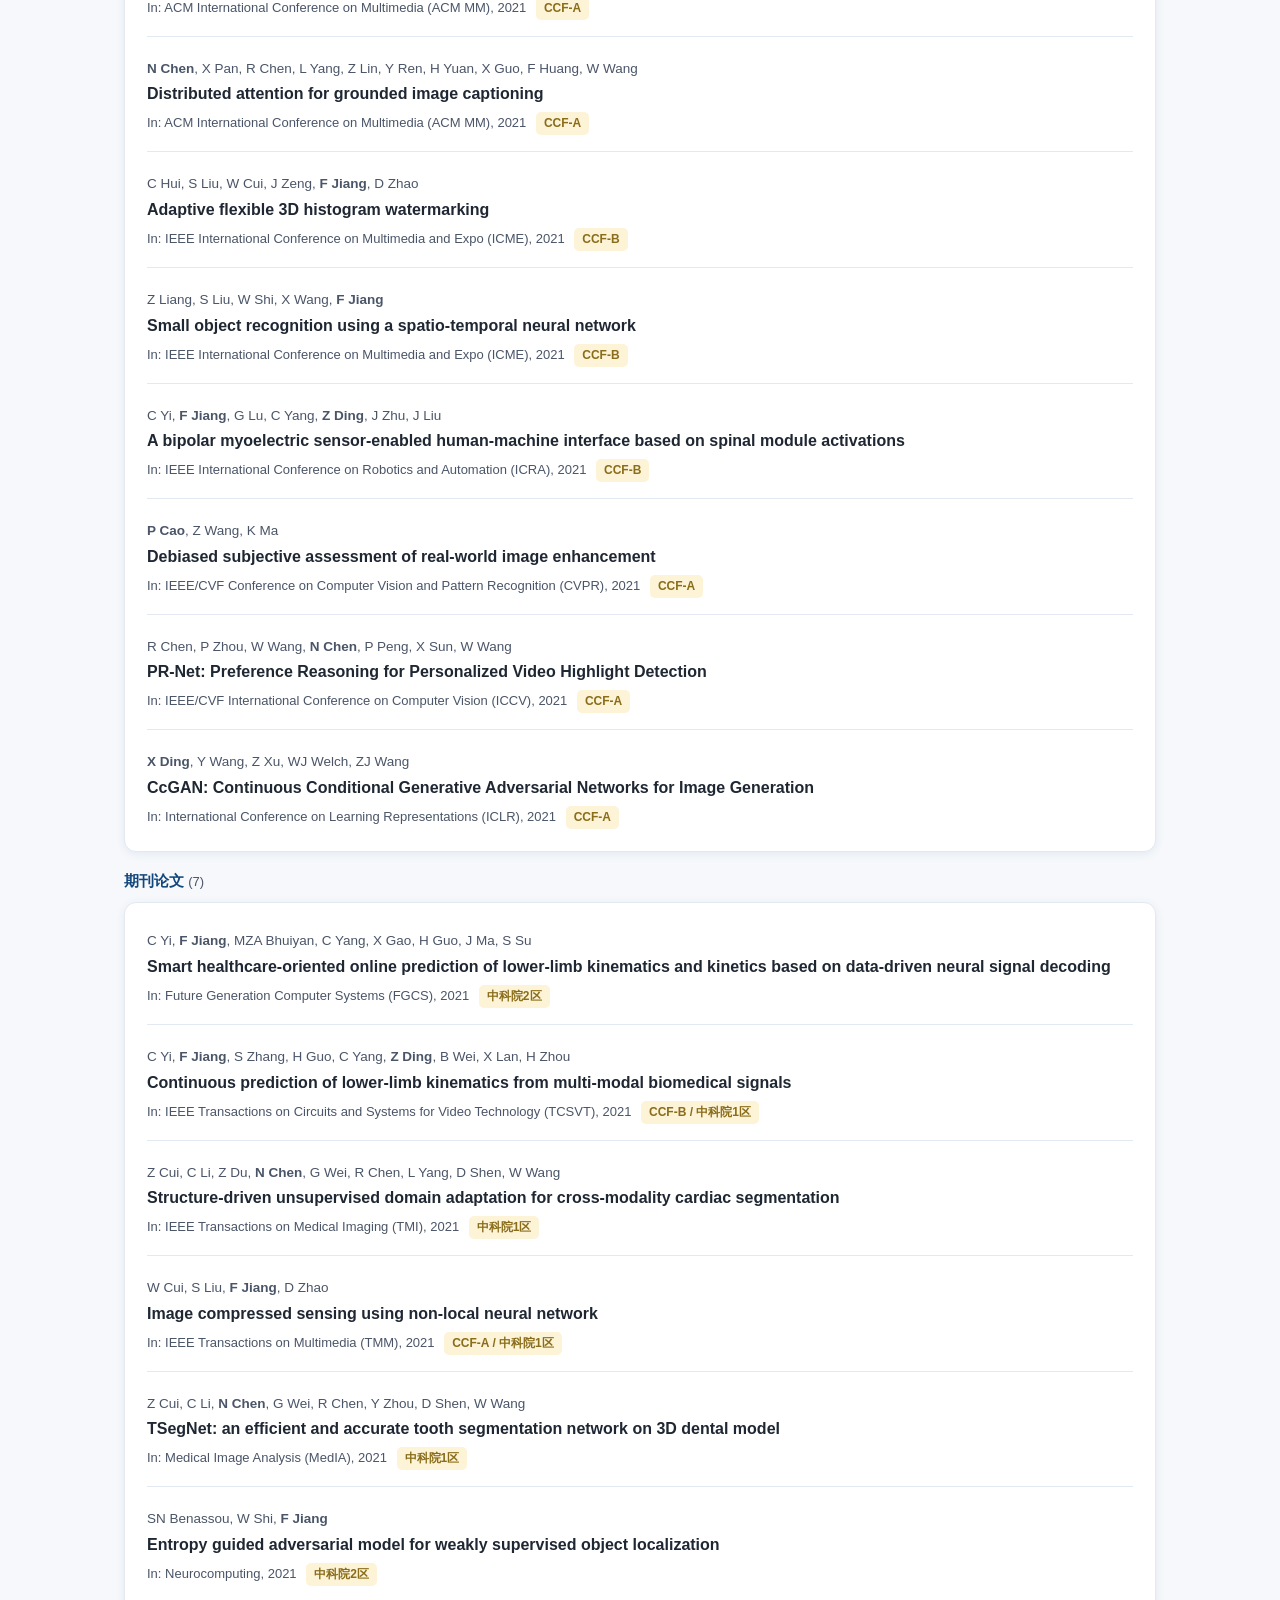
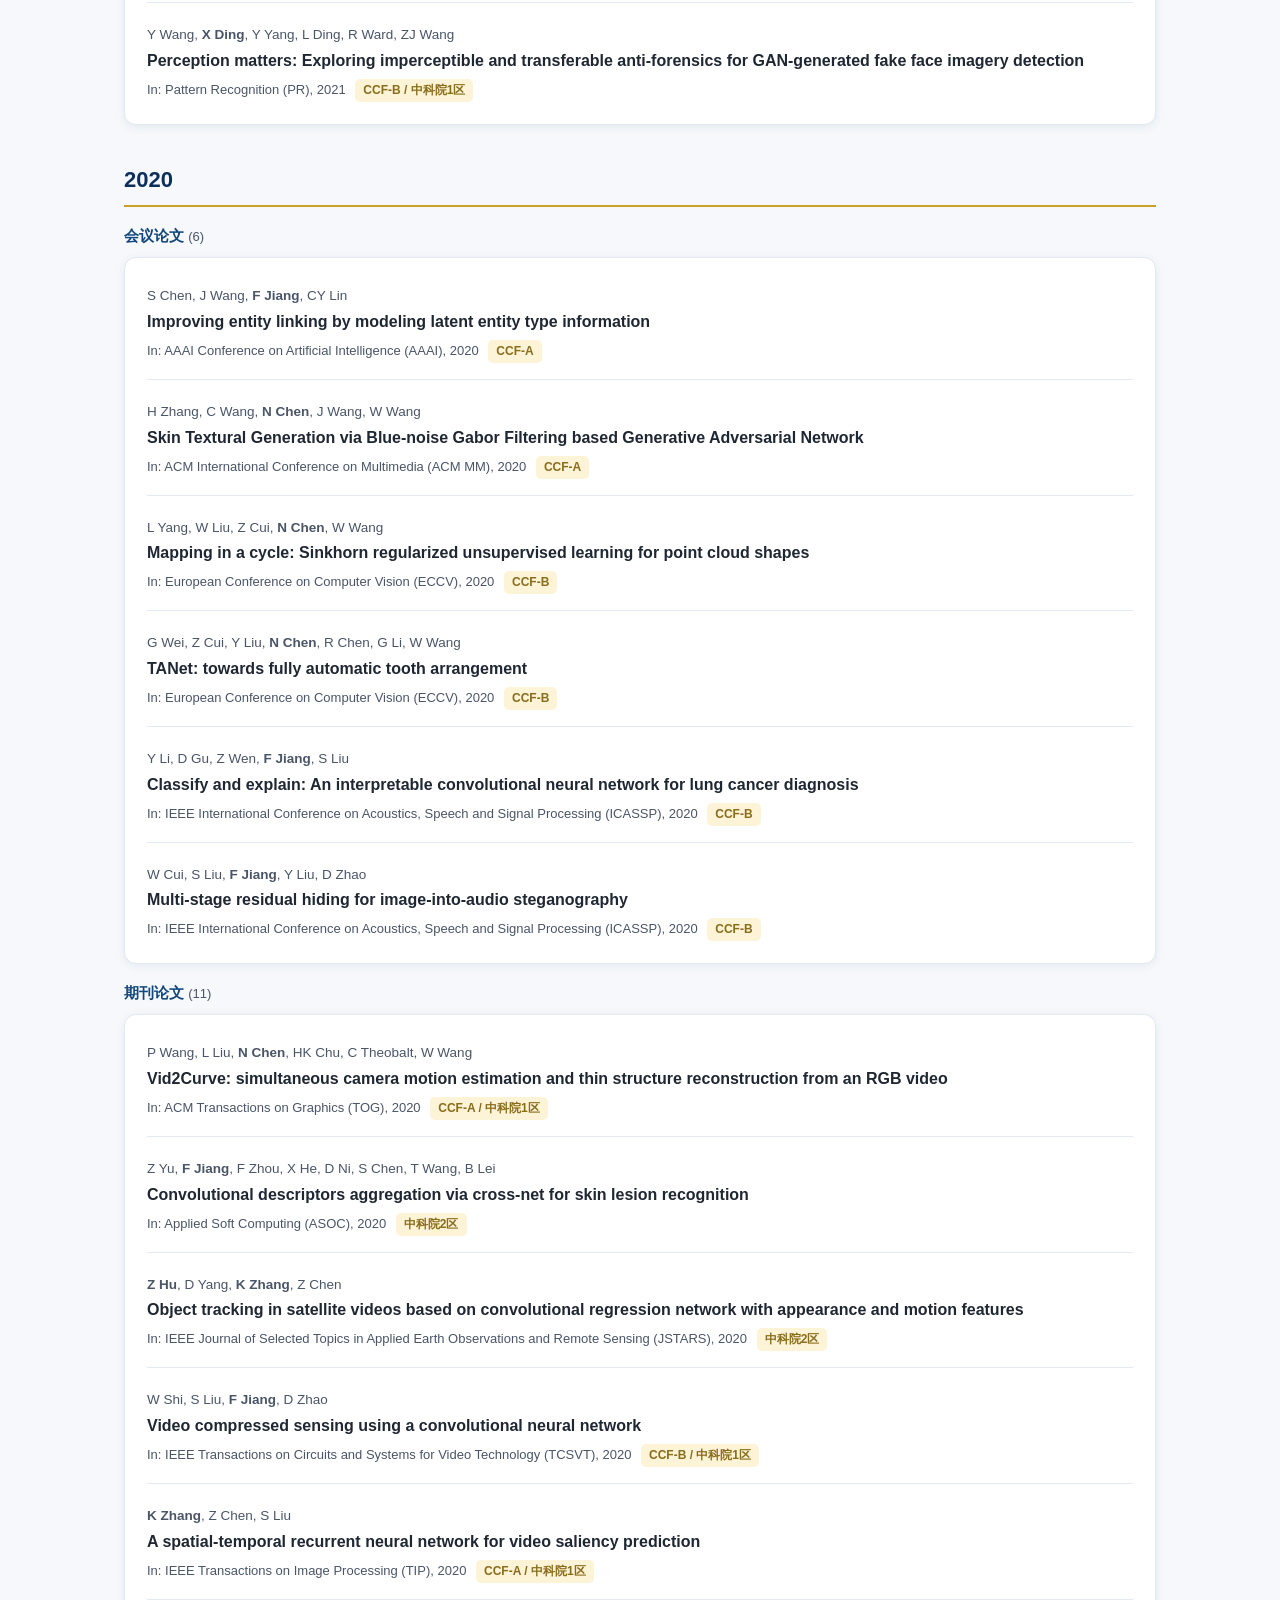
<file: zh/publications.html>
<!DOCTYPE html>
<html lang="zh-CN">
<head>
  <meta charset="UTF-8">
  <meta name="viewport" content="width=device-width, initial-scale=1.0">
  <title>科研成果 · 感知与生成智能研究中心</title>
  <meta name="description" content="感知与生成智能研究中心（PGAI Lab）论文、专著、专利与成果转化。">
  <link rel="icon" type="image/png" href="../assets/img/logo-square.png">
  <link rel="stylesheet" href="../assets/css/style.css?v=20261121">
</head>
<body>

<header class="site-header">
  <div class="header-inner">
    <a class="brand" href="./">
      <img class="logo-img" src="../assets/img/logo-square.png" alt="PGAI Lab">
      <span class="brand-text">
        <span class="brand-name">感知与生成智能研究中心</span><br>
        <span class="brand-sub">Perceptual and Generative AI Lab · NUIST</span>
      </span>
    </a>
    <button class="nav-toggle" aria-label="菜单">☰</button>
    <nav class="main-nav">
      <a href="./">首页</a>
      <a href="people.html">团队成员</a>
      <a href="publications.html" class="active">科研成果</a>
      <a href="join.html">加入我们 · 合作</a>
      <a href="../en/publications.html" class="lang-switch">EN</a>
    </nav>
  </div>
</header>

<section class="page-hero">
  <div class="container">
    <div class="crumb"><a href="./" style="color:rgba(255,255,255,.8)">首页</a> / 科研成果</div>
    <h1>科研成果 <span style="font-size:16px;font-weight:500;opacity:.8">Publications &amp; Achievements</span></h1>
  </div>
</section>

<section class="block">
  <div class="container">
    <div class="stats">
      <div class="stat"><div class="num">337</div><div class="label">近10年发表论文总数（含顶刊顶会）</div></div>
      <div class="stat"><div class="num">30<small>+</small></div><div class="label">授权国家发明专利</div></div>
      <div class="stat"><div class="num">6</div><div class="label">AI 专著 / 教材</div></div>
      <div class="stat"><div class="num">30<small>+</small></div><div class="label">主持/参与科研项目</div></div>
    </div>
    <p style="margin-top:18px;color:var(--ink-soft);font-size:15px;">
      代表性发表 venue：IEEE TPAMI、CVPR、ICLR、AAAI、ISPRS、IEEE TIP、TCSVT、TMI、SIGGRAPH、TVCG、NeurIPS、ECCV、Pattern Recognition 等。
    </p>
  </div>
</section>

<section class="block">
  <div class="container">
    <h2 class="section-title">论文<span class="en">Publications</span></h2>
    <p class="section-sub">收录口径：2020 年以来正式发表或 online 的论文；期刊限中科院二区及以上或 CCF-B 类及以上，会议限 CCF-B 类及以上（CCF 第七版目录／中科院 2025 年分区表）。</p>
    <div class="year-nav"><a href="#y2027">2027</a> <a href="#y2026">2026</a> <a href="#y2025">2025</a> <a href="#y2024">2024</a> <a href="#y2023">2023</a> <a href="#y2022">2022</a> <a href="#y2021">2021</a> <a href="#y2020">2020</a></div>
    <h3 class="pub-year" id="y2027">2027</h3>
    <h4 class="pub-cat">期刊论文 <span>(1)</span></h4>
    <div class="card pub-card">
      <div class="pub-item">
        <div class="authors">H Cao, Y Wang, Y Zhao, K Lv, <strong>X Ding</strong>, F Wu</div>
        <span class="title"><a href="https://doi.org/10.1016/j.ipm.2026.104992" target="_blank" rel="noopener">Towards generalizable detection of AI-generated images via adaptively fusing multi-view hyper experts</a></span>
        <div class="venue-line">In: Information Processing &amp; Management (IPM), 2027 <span class="tier">CCF-B / 中科院1区</span></div>
      </div>
    </div>
    <h3 class="pub-year" id="y2026">2026</h3>
    <h4 class="pub-cat">会议论文 <span>(4)</span></h4>
    <div class="card pub-card">
      <div class="pub-item">
        <div class="authors">Q Lin, L Xu, J Li, W Jiang, <strong>K Zhang</strong>, Z Wang, <strong>P Cao</strong>, X Yu, J Zhang, Z Liu, H Park</div>
        <span class="title"><a href="https://doi.org/10.1145/3767308.3834984" target="_blank" rel="noopener">Revisiting Multi-Illuminant White Balance: A Simpler and Better Baseline</a></span>
        <div class="venue-line">In: ACM International Conference on Multimedia (ACM MM), 2026 <span class="tier">CCF-A</span></div>
      </div>
      <div class="pub-item">
        <div class="authors">G Li, L Qiu, <strong>P Cao</strong>, F Xie, X Ji, Q Sun</div>
        <span class="title"><a href="10.52202/085713-3262" target="_blank" rel="noopener">Real-Time Scene-Adaptive Tone Mapping for High-Dynamic Range Object Detection</a></span>
        <div class="venue-line">In: Annual Conference on Neural Information Processing Systems (NeurIPS), 2026 <span class="tier">CCF-A</span></div>
      </div>
      <div class="pub-item">
        <div class="authors">H Cao, Q Mei, Z Li, Y Li, Z Meng, Y Zhang, C Li, Z Zhang, <strong>X Ding</strong>, Y Wang, J Lyu, F Wu</div>
        <span class="title"><a href="https://doi.org/10.1007/978-3-032-37520-9_31" target="_blank" rel="noopener">REVEAL: reasoning-enhanced forensic evidence analysis for explainable AI-generated image detection</a></span>
        <div class="venue-line">In: European Conference on Computer Vision (ECCV), 2026 <span class="tier">CCF-B</span></div>
      </div>
      <div class="pub-item">
        <div class="authors">T Zhang, Y Mi, W Cui, H Zhu, M Yang, S Liu, <strong>F Jiang</strong></div>
        <span class="title"><a href="https://doi.org/10.1109/icassp55912.2026.11460640" target="_blank" rel="noopener">Rethinking Message Passing in Deep Unfolding Network for Snapshot Compressive Imaging</a></span>
        <div class="venue-line">In: IEEE International Conference on Acoustics, Speech and Signal Processing (ICASSP), 2026 <span class="tier">CCF-B</span></div>
      </div>
    </div>
    <h4 class="pub-cat">期刊论文 <span>(20)</span></h4>
    <div class="card pub-card">
      <div class="pub-item">
        <div class="authors">J Li, S Zhang, Z Wang, S Lu, <strong>X Ding</strong></div>
        <span class="title"><a href="https://doi.org/10.1016/j.chaos.2026.118719" target="_blank" rel="noopener">Bistable discrete memristor-based hyperchaotic neuron model and hardware implementation for image encryption</a></span>
        <div class="venue-line">In: Chaos, Solitons &amp; Fractals (CSF), 2026 <span class="tier">中科院1区</span></div>
      </div>
      <div class="pub-item">
        <div class="authors">Y Chen, S Zhang, <strong>X Ding</strong>, X Gao, Y Wang, Z Wang</div>
        <span class="title"><a href="https://doi.org/10.1016/j.chaos.2026.118492" target="_blank" rel="noopener">Memristive hyperchaotic multi-attractor two-neuron Hopfield neural network: Dynamics analysis and application to hardware image encryption</a></span>
        <div class="venue-line">In: Chaos, Solitons &amp; Fractals (CSF), 2026 <span class="tier">中科院1区</span></div>
      </div>
      <div class="pub-item">
        <div class="authors">P Ni, W Zhu, <strong>F Jiang</strong>, B Wang, Y Hu</div>
        <span class="title"><a href="https://doi.org/10.1016/j.eswa.2026.131311" target="_blank" rel="noopener">Perception balance with uncertainty-guided fusion and proposal-wise mixture-of-experts for robust multi-agent 3D object detection</a></span>
        <div class="venue-line">In: Expert Systems with Applications (ESWA), 2026 <span class="tier">中科院1区</span></div>
      </div>
      <div class="pub-item">
        <div class="authors">B Li, S Zhang, J Wang, C Chen, <strong>X Ding</strong></div>
        <span class="title"><a href="https://doi.org/10.1109/jiot.2026.3665333" target="_blank" rel="noopener">Dual memristor-coupled unidirectional ring neural network: Abundant hidden firings and application in hardware image encryption</a></span>
        <div class="venue-line">In: IEEE Internet of Things Journal (IoT-J), 2026 <span class="tier">中科院2区</span></div>
      </div>
      <div class="pub-item">
        <div class="authors">W Chen, <strong>X Ding</strong>, S Zhang, Y Wang, F Wu</div>
        <span class="title"><a href="https://doi.org/10.1109/jiot.2026.3724937" target="_blank" rel="noopener">Fast, Memory-Efficient, and Edge-Deployable GAN for Quantitatively Controllable Image Generation</a></span>
        <div class="venue-line">In: IEEE Internet of Things Journal (IoT-J), 2026 <span class="tier">中科院2区</span></div>
      </div>
      <div class="pub-item">
        <div class="authors">M Zhang, S Zhang, Y Wang, C Chen, <strong>X Ding</strong>, Z Wang</div>
        <span class="title"><a href="https://doi.org/10.1109/jiot.2026.3675724" target="_blank" rel="noopener">Multistable ReLU-type memristive heterogeneous neuron model with multi-scroll firing dynamics and application in image secure communication</a></span>
        <div class="venue-line">In: IEEE Internet of Things Journal (IoT-J), 2026 <span class="tier">中科院2区</span></div>
      </div>
      <div class="pub-item">
        <div class="authors"><strong>M Li</strong>, X Hu, Z Gao, S Du, Y Li</div>
        <span class="title"><a href="https://doi.org/10.1109/tcsvt.2026.3651056" target="_blank" rel="noopener">Enhancing multi-view omnidirectional depth estimation with semantic-aware cost aggregation and spatial propagation</a></span>
        <div class="venue-line">In: IEEE Transactions on Circuits and Systems for Video Technology (TCSVT), 2026 <span class="tier">CCF-B / 中科院1区</span></div>
      </div>
      <div class="pub-item">
        <div class="authors">W Lv, S Zhang, Y Wang, <strong>Q Wu</strong>, <strong>X Ding</strong>, X Gao</div>
        <span class="title"><a href="https://doi.org/10.1109/tii.2026.3693376" target="_blank" rel="noopener">Memristive Multiring Rulkov Neuron Model With Hyperchaotic Firings and Application to Image Cryptosystem</a></span>
        <div class="venue-line">In: IEEE Transactions on Industrial Informatics (TII), 2026 <span class="tier">中科院1区</span></div>
      </div>
      <div class="pub-item">
        <div class="authors"><strong>X Ding</strong>, Y Wang, <strong>K Zhang</strong>, ZJ Wang</div>
        <span class="title"><a href="https://doi.org/10.1109/tmm.2026.3660128" target="_blank" rel="noopener">Ccdm: Continuous conditional diffusion models for image generation</a></span>
        <div class="venue-line">In: IEEE Transactions on Multimedia (TMM), 2026 <span class="tier">CCF-A / 中科院1区</span></div>
      </div>
      <div class="pub-item">
        <div class="authors"><strong>X Ding</strong>, Y Chen, S Zhang, <strong>K Zhang</strong>, <strong>N Chen</strong>, <strong>P Cao</strong>, Y Wang, F Wu</div>
        <span class="title"><a href="https://doi.org/10.1109/tmm.2026.3746733" target="_blank" rel="noopener">Enhancing Diffusion-Based Quantitatively Controllable Image Generation via Matrix-Form EDM and Adaptive Vicinal Training</a></span>
        <div class="venue-line">In: IEEE Transactions on Multimedia (TMM), 2026 <span class="tier">CCF-A / 中科院1区</span></div>
      </div>
      <div class="pub-item">
        <div class="authors">C Zhu, Y Ge, <strong>N Chen</strong>, <strong>K Zhang</strong>, <strong>P Cao</strong>, Z Pan</div>
        <span class="title"><a href="https://doi.org/10.1109/tvcg.2026.3743494" target="_blank" rel="noopener">Sketch2HOI: Sketch-Based Modeling of 3D Hand-Object Interaction with Hierarchical Attentive Fusion</a></span>
        <div class="venue-line">In: IEEE Transactions on Visualization and Computer Graphics (TVCG), 2026 <span class="tier">CCF-A / 中科院2区</span></div>
      </div>
      <div class="pub-item">
        <div class="authors">Y Hu, W Xu, <strong>Z Ding</strong>, Y Qian, <strong>X Ding</strong>, <strong>F Jiang</strong></div>
        <span class="title"><a href="https://doi.org/10.1016/j.infrared.2026.106710" target="_blank" rel="noopener">PFDMNet: Prior-guided frequency-decoupled Mamba network for infrared small target detection</a></span>
        <div class="venue-line">In: Infrared Physics &amp; Technology (IPT), 2026 <span class="tier">中科院2区</span></div>
      </div>
      <div class="pub-item">
        <div class="authors">Q Zhang, B Wei, H Zhu, <strong>F Jiang</strong>, H Li, L Ma, C Yi</div>
        <span class="title"><a href="https://doi.org/10.1016/j.neucom.2026.133172" target="_blank" rel="noopener">An unsupervised open-set recognition method for user-independent human activity recognition</a></span>
        <div class="venue-line">In: Neurocomputing, 2026 <span class="tier">中科院2区</span></div>
      </div>
      <div class="pub-item">
        <div class="authors">J Zhong, X Liu, Q Liu, <strong>F Jiang</strong></div>
        <span class="title"><a href="https://doi.org/10.2139/ssrn.5302065" target="_blank" rel="noopener">Instance-aware adaptive label assignment for 3D object detection</a></span>
        <div class="venue-line">In: Neurocomputing, 2026 <span class="tier">中科院2区</span></div>
      </div>
      <div class="pub-item">
        <div class="authors">X Peng, C Li, S Zhang, <strong>X Ding</strong></div>
        <span class="title">Chaotic system with a pole: blow-up behavior, transient divergence, and degeneration assessment: X. Peng et al.</span>
        <div class="venue-line">In: Nonlinear Dynamics (ND), 2026 <span class="tier">中科院2区</span></div>
      </div>
      <div class="pub-item">
        <div class="authors">Y Hu, <strong>Z Ding</strong>, W Xu, <strong>X Ding</strong>, <strong>F Jiang</strong>, <strong>K Zhang</strong></div>
        <span class="title"><a href="https://doi.org/10.1016/j.optlastec.2026.115937" target="_blank" rel="noopener">DifTransNet: A differential cross-scale transformer network for infrared small target detection</a></span>
        <div class="venue-line">In: Optics &amp; Laser Technology (OLT), 2026 <span class="tier">中科院2区</span></div>
      </div>
      <div class="pub-item">
        <div class="authors">C Song, X Liu, C Hui, H Zhu, Y Mi, K Geng, J Wu, Z Zhou, <strong>F Jiang</strong></div>
        <span class="title"><a href="https://doi.org/10.1016/j.patcog.2026.113420" target="_blank" rel="noopener">Affective-aware fine-grained image quality assessment via multi-modal large language models</a></span>
        <div class="venue-line">In: Pattern Recognition (PR), 2026 <span class="tier">CCF-B / 中科院1区</span></div>
      </div>
      <div class="pub-item">
        <div class="authors">K Lv, W Fan, H Cao, K Tu, Y Xu, Z Zhang, Y Li, <strong>X Ding</strong>, Y Wang</div>
        <span class="title"><a href="https://doi.org/10.1016/j.patcog.2025.112158" target="_blank" rel="noopener">Hyper adversarial tuning for boosting adversarial robustness of pretrained large vision transformers</a></span>
        <div class="venue-line">In: Pattern Recognition (PR), 2026 <span class="tier">CCF-B / 中科院1区</span></div>
      </div>
      <div class="pub-item">
        <div class="authors"><strong>Z Hu</strong>, Z Chen, Y Li, Y Liu, <strong>K Zhang</strong>, C Zhao, Y Zhang</div>
        <span class="title"><a href="https://doi.org/10.3390/rs18071091" target="_blank" rel="noopener">Shading and Geometric Constraint Neural Radiance Field for DSM Reconstruction from Multi-View Satellite Images</a></span>
        <div class="venue-line">In: Remote Sensing (RS), 2026 <span class="tier">中科院1区</span></div>
      </div>
      <div class="pub-item">
        <div class="authors">Z Liu, Y Jiang, <strong>K Zhang</strong>, <strong>Z Hu</strong>, <strong>M Li</strong>, Y Liu, <strong>X Ding</strong>, <strong>Z Ding</strong>, Z Pan</div>
        <span class="title"><a href="https://doi.org/10.3390/rs18172982" target="_blank" rel="noopener">Visible Nearshore Object Detection in Overhead Surveillance Imagery: A Large-Scale Dataset and Benchmark</a></span>
        <div class="venue-line">In: Remote Sensing (RS), 2026 <span class="tier">中科院1区</span></div>
      </div>
    </div>
    <h3 class="pub-year" id="y2025">2025</h3>
    <h4 class="pub-cat">会议论文 <span>(9)</span></h4>
    <div class="card pub-card">
      <div class="pub-item">
        <div class="authors">Y Xu, Y Sun, B Zhai, <strong>M Li</strong>, W Liang, Y Li, S Du</div>
        <span class="title"><a href="https://doi.org/10.1609/aaai.v39i9.32971" target="_blank" rel="noopener">Zero-shot video moment retrieval via off-the-shelf multimodal large language models</a></span>
        <div class="venue-line">In: AAAI Conference on Artificial Intelligence (AAAI), 2025 <span class="tier">CCF-A</span></div>
      </div>
      <div class="pub-item">
        <div class="authors">R Gao, Y Hu, D Zheng, M Shao, H Zhu, C Song, W Zhang, <strong>F Jiang</strong></div>
        <span class="title"><a href="https://doi.org/10.1109/icassp49660.2025.10889127" target="_blank" rel="noopener">A Ranking Scheme for Trust Region Multi-agent Reinforcement Learning</a></span>
        <div class="venue-line">In: IEEE International Conference on Acoustics, Speech and Signal Processing (ICASSP), 2025 <span class="tier">CCF-B</span></div>
      </div>
      <div class="pub-item">
        <div class="authors">H Xu, H Zhu, Y Chen, C Yi, B Wei, <strong>F Jiang</strong></div>
        <span class="title"><a href="https://doi.org/10.1109/icassp49660.2025.10890196" target="_blank" rel="noopener">Egenn: An efficient graph-enhanced neural network for multivariate time series forecasting</a></span>
        <div class="venue-line">In: IEEE International Conference on Acoustics, Speech and Signal Processing (ICASSP), 2025 <span class="tier">CCF-B</span></div>
      </div>
      <div class="pub-item">
        <div class="authors">G Du, <strong>Z Ding</strong>, X Li, S Wang, W Peng, H Huang, <strong>F Jiang</strong></div>
        <span class="title"><a href="https://doi.org/10.1109/icme59968.2025.11209050" target="_blank" rel="noopener">ALIVE: Asynchronous Lower Body Pose Estimation with Images, Visual-Inertial Odometry and Electromyography</a></span>
        <div class="venue-line">In: IEEE International Conference on Multimedia and Expo (ICME), 2025 <span class="tier">CCF-B</span></div>
      </div>
      <div class="pub-item">
        <div class="authors">C Song, C Hui, W Zhang, H Zhu, S Liu, H Huang, <strong>F Jiang</strong></div>
        <span class="title"><a href="https://doi.org/10.1109/icme59968.2025.11209992" target="_blank" rel="noopener">BPCLIP: A Bottom-up Image Quality Assessment from Distortion to Semantics Based on CLIP</a></span>
        <div class="venue-line">In: IEEE International Conference on Multimedia and Expo (ICME), 2025 <span class="tier">CCF-B</span></div>
      </div>
      <div class="pub-item">
        <div class="authors">Y Xu, B Zhai, Y Sun, <strong>M Li</strong>, Y Li, S Du</div>
        <span class="title"><a href="https://doi.org/10.1109/cvpr52734.2025.00528" target="_blank" rel="noopener">Hifi-portrait: zero-shot identity-preserved portrait generation with high-fidelity multi-face fusion</a></span>
        <div class="venue-line">In: IEEE/CVF Conference on Computer Vision and Pattern Recognition (CVPR), 2025 <span class="tier">CCF-A</span></div>
      </div>
      <div class="pub-item">
        <div class="authors">X Zhao, X Zhou, <strong>P Cao</strong>, J Lou, S Gu</div>
        <span class="title"><a href="https://doi.org/10.1109/iccvw69036.2025.00415" target="_blank" rel="noopener">HiLLIE: Human-in-the-Loop Training for Low-Light Image Enhancement</a></span>
        <div class="venue-line">In: IEEE/CVF International Conference on Computer Vision (ICCV), 2025 <span class="tier">CCF-A</span></div>
      </div>
      <div class="pub-item">
        <div class="authors">C Song, C Hui, Q Lin, W Zhang, S Li, H Zhu, S Zhang, Z Li, S Liu, <strong>F Jiang</strong>, X Li</div>
        <span class="title"><a href="10.1007/978-3-032-04984-1_28" target="_blank" rel="noopener">Lvpnet: A latent-variable-based prediction-driven end-to-end framework for lossless compression of medical images</a></span>
        <div class="venue-line">In: International Conference on Medical Image Computing and Computer-Assisted Intervention (MICCAI), 2025 <span class="tier">CCF-B</span></div>
      </div>
      <div class="pub-item">
        <div class="authors">S Li, C Hui, W Zhang, R Liang, C Song, <strong>F Jiang</strong>, H Zhu, Z Li, H Huang, X Li</div>
        <span class="title"><a href="https://doi.org/10.1007/978-3-032-05169-1_39" target="_blank" rel="noopener">MS-IQA: A Multi-scale Feature Fusion Network for PET/CT Image Quality Assessment</a></span>
        <div class="venue-line">In: International Conference on Medical Image Computing and Computer-Assisted Intervention (MICCAI), 2025 <span class="tier">CCF-B</span></div>
      </div>
    </div>
    <h4 class="pub-cat">期刊论文 <span>(16)</span></h4>
    <div class="card pub-card">
      <div class="pub-item">
        <div class="authors">MA Robinson, SH Kung, KY Youssef, KM Scheck, RH Bell, F Sar, AM Haegert, MM Asmae, C Cheng, SV Yeack, BT Mathur, <strong>F Jiang</strong>, CC Collins, F Hach, SM Willerth, RK Flannigan</div>
        <span class="title"><a href="https://doi.org/10.1002/adhm.202402606" target="_blank" rel="noopener">3D bioprinted coaxial testis model using human induced pluripotent stem cells: a step toward bicompartmental cytoarchitecture and functionalization</a></span>
        <div class="venue-line">In: Advanced Healthcare Materials (AHM), 2025 <span class="tier">中科院2区</span></div>
      </div>
      <div class="pub-item">
        <div class="authors">J Wang, S Zhang, Y Zheng, Y Li, C Li, Y Wang, <strong>X Ding</strong></div>
        <span class="title"><a href="https://doi.org/10.1109/jiot.2025.3601901" target="_blank" rel="noopener">Tri-memristor hyperchaotic ring neural network with hidden firings: dynamic analysis, hardware implementation and application to image encryption</a></span>
        <div class="venue-line">In: IEEE Internet of Things Journal (IoT-J), 2025 <span class="tier">中科院2区</span></div>
      </div>
      <div class="pub-item">
        <div class="authors"><strong>Z Hu</strong>, <strong>K Zhang</strong>, Y Liu</div>
        <span class="title"><a href="https://doi.org/10.1109/jstars.2025.3526817" target="_blank" rel="noopener">Edge constrained DSM refinement based on shading from high-resolution multiview satellite images</a></span>
        <div class="venue-line">In: IEEE Journal of Selected Topics in Applied Earth Observations and Remote Sensing (JSTARS), 2025 <span class="tier">中科院2区</span></div>
      </div>
      <div class="pub-item">
        <div class="authors">T Zhang, W Cui, Y Qin, H Zhu, S Liu, <strong>F Jiang</strong></div>
        <span class="title"><a href="https://doi.org/10.1109/jstsp.2025.3628534" target="_blank" rel="noopener">Mask-Informed Spatial-Spectral Attention Unfolding Network for Snapshot Compressive Reconstruction</a></span>
        <div class="venue-line">In: IEEE Journal of Selected Topics in Signal Processing (JSTSP), 2025 <span class="tier">中科院2区</span></div>
      </div>
      <div class="pub-item">
        <div class="authors">H Guo, B Wei, W Fan, S Liu, <strong>F Jiang</strong>, C Yi</div>
        <span class="title"><a href="https://doi.org/10.1109/lra.2025.3629986" target="_blank" rel="noopener">PPTP: Performance-Guided Physiological Signal-Based Trust Prediction in Sequential Human-Robot Collaboration</a></span>
        <div class="venue-line">In: IEEE Robotics and Automation Letters (RA-L), 2025 <span class="tier">中科院2区</span></div>
      </div>
      <div class="pub-item">
        <div class="authors">J Zhu, X Ma, B Wei, Z Zhong, H Zhou, <strong>F Jiang</strong>, H Zhu, C Yi</div>
        <span class="title"><a href="https://doi.org/10.1109/tbme.2025.3590258" target="_blank" rel="noopener">BDEC: brain deep embedded clustering model for resting state fMRI group-level parcellation of the human cerebral cortex</a></span>
        <div class="venue-line">In: IEEE Transactions on Biomedical Engineering (TBME), 2025 <span class="tier">中科院2区</span></div>
      </div>
      <div class="pub-item">
        <div class="authors">H Guo, W Fan, B Wei, J Zhu, J Tian, C Yi, <strong>F Jiang</strong></div>
        <span class="title"><a href="10.1109/tcsvt.2025.3569731" target="_blank" rel="noopener">AD-DINO: Attention-Dynamic DINO for Distance-Aware Embodied Reference Understanding</a></span>
        <div class="venue-line">In: IEEE Transactions on Circuits and Systems for Video Technology (TCSVT), 2025 <span class="tier">CCF-B / 中科院1区</span></div>
      </div>
      <div class="pub-item">
        <div class="authors">W Xu, <strong>Z Ding</strong>, Z Wang, Z Cui, Y Hu, <strong>F Jiang</strong></div>
        <span class="title"><a href="https://doi.org/10.1109/tgrs.2025.3612417" target="_blank" rel="noopener">Think locally, act globally: A frequency-spatial fusion network for infrared small target detection</a></span>
        <div class="venue-line">In: IEEE Transactions on Geoscience and Remote Sensing (TGRS), 2025 <span class="tier">中科院1区</span></div>
      </div>
      <div class="pub-item">
        <div class="authors">C Hui, D Zhao, W Lin, S Liu, <strong>F Jiang</strong></div>
        <span class="title"><a href="https://doi.org/10.1109/tmm.2025.3535114" target="_blank" rel="noopener">Image compressive sensing with scale-variable adaptive sampling and hybrid-attention transformer reconstruction</a></span>
        <div class="venue-line">In: IEEE Transactions on Multimedia (TMM), 2025 <span class="tier">CCF-A / 中科院1区</span></div>
      </div>
      <div class="pub-item">
        <div class="authors"><strong>P Cao</strong>, C Le, Y Fang, K Ma</div>
        <span class="title"><a href="https://doi.org/10.1109/tvcg.2025.3566377" target="_blank" rel="noopener">A perceptually optimized and self-calibrated tone mapping operator</a></span>
        <div class="venue-line">In: IEEE Transactions on Visualization and Computer Graphics (TVCG), 2025 <span class="tier">CCF-A / 中科院2区</span></div>
      </div>
      <div class="pub-item">
        <div class="authors">Y Xu, B Zhai, C Zhang, <strong>M Li</strong>, Y Li, S Du</div>
        <span class="title"><a href="https://doi.org/10.1016/j.inffus.2024.102869" target="_blank" rel="noopener">Diff-PC: Identity-preserving and 3D-aware controllable diffusion for zero-shot portrait customization</a></span>
        <div class="venue-line">In: Information Fusion (InfFus), 2025 <span class="tier">中科院1区</span></div>
      </div>
      <div class="pub-item">
        <div class="authors"><strong>Z Hu</strong>, W Lu, <strong>K Zhang</strong>, H Yang, Y Wang, N Qin, Y Liu, S Zlatanova</div>
        <span class="title"><a href="https://doi.org/10.1016/j.jag.2025.104777" target="_blank" rel="noopener">Accurate room layout estimation from multi-view panoramas with multi-label graph cut</a></span>
        <div class="venue-line">In: International Journal of Applied Earth Observation and Geoinformation (JAG), 2025 <span class="tier">中科院1区</span></div>
      </div>
      <div class="pub-item">
        <div class="authors">X Hu, J Dai, <strong>M Li</strong>, Y Li, S Du</div>
        <span class="title"><a href="https://doi.org/10.1016/j.neucom.2024.129294" target="_blank" rel="noopener">An efficient action proposal processing approach for temporal action detection</a></span>
        <div class="venue-line">In: Neurocomputing, 2025 <span class="tier">中科院2区</span></div>
      </div>
      <div class="pub-item">
        <div class="authors">C Cai, <strong>K Zhang</strong>, <strong>Z Hu</strong>, X Lin, Z Pan</div>
        <span class="title"><a href="https://doi.org/10.1016/j.neucom.2025.130453" target="_blank" rel="noopener">Prompt-based hybrid supervised contrastive learning for emotion recognition in conversation</a></span>
        <div class="venue-line">In: Neurocomputing, 2025 <span class="tier">中科院2区</span></div>
      </div>
      <div class="pub-item">
        <div class="authors">Y Chen, M Duan, <strong>F Jiang</strong>, K Han, H Zhu, X Bie</div>
        <span class="title"><a href="https://doi.org/10.1109/prmvai65741.2025.11108669" target="_blank" rel="noopener">MAIDTB: Multi-Agent Intelligent Dynamic Trajectory Backtrack for Sparse Strategic Games</a></span>
        <div class="venue-line">In: Pattern Recognition (PR), 2025 <span class="tier">CCF-B / 中科院1区</span></div>
      </div>
      <div class="pub-item">
        <div class="authors">Y Ma, <strong>F Jiang</strong>, K Han, H Zhu, X Bie</div>
        <span class="title"><a href="https://doi.org/10.1109/prmvai65741.2025.11108355" target="_blank" rel="noopener">Multi-Strategy Distillation Based on CTCE and CEDE</a></span>
        <div class="venue-line">In: Pattern Recognition (PR), 2025 <span class="tier">CCF-B / 中科院1区</span></div>
      </div>
    </div>
    <h3 class="pub-year" id="y2024">2024</h3>
    <h4 class="pub-cat">会议论文 <span>(4)</span></h4>
    <div class="card pub-card">
      <div class="pub-item">
        <div class="authors"><strong>X Ding</strong>, Y Wang, Z Xu</div>
        <span class="title"><a href="https://doi.org/10.1609/aaai.v38i10.29065" target="_blank" rel="noopener">Turning waste into wealth: Leveraging low-quality samples for enhancing continuous conditional generative adversarial networks</a></span>
        <div class="venue-line">In: AAAI Conference on Artificial Intelligence (AAAI), 2024 <span class="tier">CCF-A</span></div>
      </div>
      <div class="pub-item">
        <div class="authors">C Hui, H Zhu, S Yan, S Liu, <strong>F Jiang</strong>, D Zhao</div>
        <span class="title">S2-CSNet: Scale-Aware Scalable Sampling Network for Image Compressive Sensing</span>
        <div class="venue-line">In: ACM International Conference on Multimedia (ACM MM), 2024 <span class="tier">CCF-A</span></div>
      </div>
      <div class="pub-item">
        <div class="authors"><strong>P Cao</strong>, H Chen, J Ma, YC Yuan, Z Xie, X Xie, H Bai, K Ma</div>
        <span class="title"><a href="https://doi.org/10.1007/978-3-031-72967-6_7" target="_blank" rel="noopener">Learned HDR image compression for perceptually optimal storage and display</a></span>
        <div class="venue-line">In: European Conference on Computer Vision (ECCV), 2024 <span class="tier">CCF-B</span></div>
      </div>
      <div class="pub-item">
        <div class="authors">T Zhang, W Cui, S Liu, <strong>F Jiang</strong></div>
        <span class="title"><a href="https://doi.org/10.1109/icme57554.2024.10687562" target="_blank" rel="noopener">SC-HVPPNet: Spatial and channel hybrid-attention video post-processing network with CNN and transformer</a></span>
        <div class="venue-line">In: IEEE International Conference on Multimedia and Expo (ICME), 2024 <span class="tier">CCF-B</span></div>
      </div>
    </div>
    <h4 class="pub-cat">期刊论文 <span>(6)</span></h4>
    <div class="card pub-card">
      <div class="pub-item">
        <div class="authors">J Zhu, B Wei, J Tian, <strong>F Jiang</strong>, C Yi</div>
        <span class="title"><a href="https://doi.org/10.1109/jbhi.2024.3426930" target="_blank" rel="noopener">An adaptively weighted averaging method for regional time series extraction of fMRI-based brain decoding</a></span>
        <div class="venue-line">In: IEEE Journal of Biomedical and Health Informatics (JBHI), 2024 <span class="tier">中科院2区</span></div>
      </div>
      <div class="pub-item">
        <div class="authors">Y Fan, Q Li, H Mao, <strong>F Jiang</strong></div>
        <span class="title"><a href="https://doi.org/10.1109/jbhi.2024.3365051" target="_blank" rel="noopener">Magnetoencephalography decoding transfer approach: from deep learning models to intrinsically interpretable models</a></span>
        <div class="venue-line">In: IEEE Journal of Biomedical and Health Informatics (JBHI), 2024 <span class="tier">中科院2区</span></div>
      </div>
      <div class="pub-item">
        <div class="authors">M Shao, H Zhu, D Zhao, K Han, <strong>F Jiang</strong>, S Liu, W Zhang</div>
        <span class="title"><a href="https://doi.org/10.1109/tnnls.2024.3428323" target="_blank" rel="noopener">Progressively Learning to Reach Remote Goals by Continuously Updating Boundary Goals</a></span>
        <div class="venue-line">In: IEEE Transactions on Neural Networks and Learning Systems (TNNLS), 2024 <span class="tier">中科院1区</span></div>
      </div>
      <div class="pub-item">
        <div class="authors">S Zhang, W Yu, <strong>F Jiang</strong>, L Nie, H Yao, Q Huang, D Tao</div>
        <span class="title"><a href="https://doi.org/10.1109/tpami.2024.3357709" target="_blank" rel="noopener">Stereo image restoration via attention-guided correspondence learning</a></span>
        <div class="venue-line">In: IEEE Transactions on Pattern Analysis and Machine Intelligence (TPAMI), 2024 <span class="tier">CCF-A / 中科院1区</span></div>
      </div>
      <div class="pub-item">
        <div class="authors">H Cai, <strong>K Zhang</strong>, Z Chen, C Jiang, Z Chen</div>
        <span class="title"><a href="https://doi.org/10.1016/j.neucom.2024.127876" target="_blank" rel="noopener">Video saliency prediction for First-Person View UAV videos: Dataset and benchmark</a></span>
        <div class="venue-line">In: Neurocomputing, 2024 <span class="tier">中科院2区</span></div>
      </div>
      <div class="pub-item">
        <div class="authors">D Zheng, H Zhu, R Gao, C Song, W Zhang, <strong>F Jiang</strong></div>
        <span class="title"><a href="https://doi.org/10.1007/978-981-97-8499-8_9" target="_blank" rel="noopener">MMR-sleep: A multi-channel and multi-receptive field sleep stage recognition model</a></span>
        <div class="venue-line">In: Pattern Recognition (PR), 2024 <span class="tier">CCF-B / 中科院1区</span></div>
      </div>
    </div>
    <h3 class="pub-year" id="y2023">2023</h3>
    <h4 class="pub-cat">会议论文 <span>(4)</span></h4>
    <div class="card pub-card">
      <div class="pub-item">
        <div class="authors">R Chen, X Zhu, <strong>N Chen</strong>, W Li, Y Ma, R Yang, W Wang</div>
        <span class="title"><a href="https://doi.org/10.1145/3581783.3612409" target="_blank" rel="noopener">Bridging Language and Geometric Primitives for Zero-shot Point Cloud Segmentation</a></span>
        <div class="venue-line">In: ACM International Conference on Multimedia (ACM MM), 2023 <span class="tier">CCF-A</span></div>
      </div>
      <div class="pub-item">
        <div class="authors">H Xu, S Liu, Y Shu, <strong>F Jiang</strong></div>
        <span class="title"><a href="https://doi.org/10.1109/icassp49357.2023.10094653" target="_blank" rel="noopener">Aprogressive Image Dehazing Framework with inter and Intra Contrastive Learning</a></span>
        <div class="venue-line">In: IEEE International Conference on Acoustics, Speech and Signal Processing (ICASSP), 2023 <span class="tier">CCF-B</span></div>
      </div>
      <div class="pub-item">
        <div class="authors">Y Shu, S Liu, Y Zhou, H Xu, <strong>F Jiang</strong></div>
        <span class="title"><a href="https://doi.org/10.1109/icassp49357.2023.10096106" target="_blank" rel="noopener">EI2SR: Learning an Enhanced Intra-Instance Semantic Relationship for Arbitrary-Shaped Scene Text Detection</a></span>
        <div class="venue-line">In: IEEE International Conference on Acoustics, Speech and Signal Processing (ICASSP), 2023 <span class="tier">CCF-B</span></div>
      </div>
      <div class="pub-item">
        <div class="authors">T Zhang, W Cui, C Hui, <strong>F Jiang</strong></div>
        <span class="title"><a href="https://doi.org/10.1109/icassp49357.2023.10095587" target="_blank" rel="noopener">Hierarchical interactive reconstruction network for video compressive sensing</a></span>
        <div class="venue-line">In: IEEE International Conference on Acoustics, Speech and Signal Processing (ICASSP), 2023 <span class="tier">CCF-B</span></div>
      </div>
    </div>
    <h4 class="pub-cat">期刊论文 <span>(11)</span></h4>
    <div class="card pub-card">
      <div class="pub-item">
        <div class="authors"><strong>X Ding</strong>, Y Wang, Z Xu, ZJ Wang, WJ Welch</div>
        <span class="title"><a href="https://doi.org/10.2139/ssrn.4120319" target="_blank" rel="noopener">Distilling and transferring knowledge via cGAN-generated samples for image classification and regression</a></span>
        <div class="venue-line">In: Expert Systems with Applications (ESWA), 2023 <span class="tier">中科院1区</span></div>
      </div>
      <div class="pub-item">
        <div class="authors">B Wei, C Yi, Q Zhang, H Zhu, J Zhu, <strong>F Jiang</strong></div>
        <span class="title"><a href="https://doi.org/10.1109/jiot.2023.3314150" target="_blank" rel="noopener">ActiveSelfHAR: Incorporating self-training into active learning to improve cross-subject human activity recognition</a></span>
        <div class="venue-line">In: IEEE Internet of Things Journal (IoT-J), 2023 <span class="tier">中科院2区</span></div>
      </div>
      <div class="pub-item">
        <div class="authors">H Zhu, C Yi, S Rho, S Liu, <strong>F Jiang</strong></div>
        <span class="title"><a href="https://doi.org/10.1109/jiot.2023.3293860" target="_blank" rel="noopener">An interpretable multivariate time-series anomaly detection method in cyber–physical systems based on adaptive mask</a></span>
        <div class="venue-line">In: IEEE Internet of Things Journal (IoT-J), 2023 <span class="tier">中科院2区</span></div>
      </div>
      <div class="pub-item">
        <div class="authors">B Xu, K Yang, <strong>F Jiang</strong>, S Sun, Y Luo</div>
        <span class="title"><a href="https://doi.org/10.1109/tie.2023.3247779" target="_blank" rel="noopener">DQ Axis Inductance Analytical Calculation for Fractional-Slot Distributed Winding IPM Motor Based on Big-Small Pole Space Method</a></span>
        <div class="venue-line">In: IEEE Transactions on Industrial Electronics (TIE), 2023 <span class="tier">中科院1区</span></div>
      </div>
      <div class="pub-item">
        <div class="authors">H Zhu, S Rho, S Liu, <strong>F Jiang</strong></div>
        <span class="title"><a href="https://doi.org/10.1109/tim.2023.3284920" target="_blank" rel="noopener">Learning spatial graph structure for multivariate KPI anomaly detection in large-scale cyber-physical systems</a></span>
        <div class="venue-line">In: IEEE Transactions on Instrumentation and Measurement (TIM), 2023 <span class="tier">中科院2区</span></div>
      </div>
      <div class="pub-item">
        <div class="authors">C Hui, S Zhang, W Cui, S Liu, <strong>F Jiang</strong>, D Zhao</div>
        <span class="title"><a href="https://doi.org/10.1109/tmm.2023.3301213" target="_blank" rel="noopener">Rate-adaptive neural network for image compressive sensing</a></span>
        <div class="venue-line">In: IEEE Transactions on Multimedia (TMM), 2023 <span class="tier">CCF-A / 中科院1区</span></div>
      </div>
      <div class="pub-item">
        <div class="authors">Z Wang, C Yang, S Zhang, S Zhang, C Yi, <strong>Z Ding</strong>, B Wei, <strong>F Jiang</strong></div>
        <span class="title"><a href="https://doi.org/10.1109/tnsre.2023.3287867" target="_blank" rel="noopener">Knee flexion-assisted method for human-exoskeleton system</a></span>
        <div class="venue-line">In: IEEE Transactions on Neural Systems and Rehabilitation Engineering (TNSRE), 2023 <span class="tier">中科院2区</span></div>
      </div>
      <div class="pub-item">
        <div class="authors">C Yi, B Wei, J Zhu, C Chen, Y Wang, Z Chen, Y Huang, <strong>F Jiang</strong></div>
        <span class="title"><a href="https://doi.org/10.1109/tnsre.2023.3342068" target="_blank" rel="noopener">Mordo2: A Personalization Framework for Silent Command Recognition</a></span>
        <div class="venue-line">In: IEEE Transactions on Neural Systems and Rehabilitation Engineering (TNSRE), 2023 <span class="tier">中科院2区</span></div>
      </div>
      <div class="pub-item">
        <div class="authors"><strong>X Ding</strong>, Y Wang, Z Xu, WJ Welch, ZJ Wang</div>
        <span class="title"><a href="https://doi.org/10.1109/tpami.2022.3228915" target="_blank" rel="noopener">Continuous Conditional Generative Adversarial Networks: Novel Empirical Losses and Label Input Mechanisms</a></span>
        <div class="venue-line">In: IEEE Transactions on Pattern Analysis and Machine Intelligence (TPAMI), 2023 <span class="tier">CCF-A / 中科院1区</span></div>
      </div>
      <div class="pub-item">
        <div class="authors"><strong>X Ding</strong>, Y Wang, ZJ Wang, WJ Welch</div>
        <span class="title"><a href="https://doi.org/10.1016/j.neucom.2022.10.070" target="_blank" rel="noopener">Efficient Subsampling of Realistic Images From GANs Conditional on a Class or a Continuous Variable</a></span>
        <div class="venue-line">In: Neurocomputing, 2023 <span class="tier">中科院2区</span></div>
      </div>
      <div class="pub-item">
        <div class="authors">Y Mi, Y Shu, H Xu, S Liu, <strong>F Jiang</strong></div>
        <span class="title"><a href="https://doi.org/10.1007/978-981-99-8540-1_28" target="_blank" rel="noopener">VVA: Video Values Analysis</a></span>
        <div class="venue-line">In: Pattern Recognition (PR), 2023 <span class="tier">CCF-B / 中科院1区</span></div>
      </div>
    </div>
    <h3 class="pub-year" id="y2022">2022</h3>
    <h4 class="pub-cat">会议论文 <span>(3)</span></h4>
    <div class="card pub-card">
      <div class="pub-item">
        <div class="authors"><strong>M Li</strong>, X Jin, X Hu, J Dai, S Du, Y Li</div>
        <span class="title"><a href="https://doi.org/10.1007/978-3-031-19827-4_12" target="_blank" rel="noopener">MODE: Multi-view Omnidirectional Depth Estimation with 360 Cameras</a></span>
        <div class="venue-line">In: European Conference on Computer Vision (ECCV), 2022 <span class="tier">CCF-B</span></div>
      </div>
      <div class="pub-item">
        <div class="authors">C Hui, S Liu, <strong>F Jiang</strong></div>
        <span class="title"><a href="https://doi.org/10.1109/icme52920.2022.9859846" target="_blank" rel="noopener">Multi-channel adaptive partitioning network for block-based image compressive sensing</a></span>
        <div class="venue-line">In: IEEE International Conference on Multimedia and Expo (ICME), 2022 <span class="tier">CCF-B</span></div>
      </div>
      <div class="pub-item">
        <div class="authors">C Hui, <strong>F Jiang</strong>, S Liu, D Zhao</div>
        <span class="title"><a href="https://doi.org/10.1109/icme52920.2022.9859965" target="_blank" rel="noopener">Source camera identification with multi-scale feature fusion network</a></span>
        <div class="venue-line">In: IEEE International Conference on Multimedia and Expo (ICME), 2022 <span class="tier">CCF-B</span></div>
      </div>
    </div>
    <h4 class="pub-cat">期刊论文 <span>(12)</span></h4>
    <div class="card pub-card">
      <div class="pub-item">
        <div class="authors">C Yi, B Wei, J Zhu, S Rho, Z Chen, <strong>F Jiang</strong></div>
        <span class="title"><a href="10.1109/jiot.2022.3204336" target="_blank" rel="noopener">Mordo: Silent Command Recognition Through Lightweight Around-Ear Biosensors</a></span>
        <div class="venue-line">In: IEEE Internet of Things Journal (IoT-J), 2022 <span class="tier">中科院2区</span></div>
      </div>
      <div class="pub-item">
        <div class="authors">C Yi, SO Park, C Yang, <strong>F Jiang</strong>, <strong>Z Ding</strong>, J Zhu, J Liu</div>
        <span class="title"><a href="https://doi.org/10.1109/tii.2022.3153305" target="_blank" rel="noopener">Muscular human cybertwin for internet of everything: a pilot study</a></span>
        <div class="venue-line">In: IEEE Transactions on Industrial Informatics (TII), 2022 <span class="tier">中科院1区</span></div>
      </div>
      <div class="pub-item">
        <div class="authors">C Yi, B Wei, <strong>Z Ding</strong>, C Yang, Z Chen, <strong>F Jiang</strong></div>
        <span class="title"><a href="https://doi.org/10.1109/tim.2022.3194935" target="_blank" rel="noopener">A self-aligned method of IMU-based 3-DoF lower-limb joint angle estimation</a></span>
        <div class="venue-line">In: IEEE Transactions on Instrumentation and Measurement (TIM), 2022 <span class="tier">中科院2区</span></div>
      </div>
      <div class="pub-item">
        <div class="authors">C Yi, S Rho, B Wei, C Yang, <strong>Z Ding</strong>, Z Chen, <strong>F Jiang</strong></div>
        <span class="title"><a href="https://doi.org/10.1109/tim.2022.3167771" target="_blank" rel="noopener">Detecting and correcting IMU movements during joint angle estimation</a></span>
        <div class="venue-line">In: IEEE Transactions on Instrumentation and Measurement (TIM), 2022 <span class="tier">中科院2区</span></div>
      </div>
      <div class="pub-item">
        <div class="authors">R Chen, Y Ma, <strong>N Chen</strong>, L Liu, Z Cui, Y Lin, W Wang</div>
        <span class="title"><a href="https://doi.org/10.1109/tmi.2022.3149281" target="_blank" rel="noopener">Structure-aware long short-term memory network for 3D cephalometric landmark detection</a></span>
        <div class="venue-line">In: IEEE Transactions on Medical Imaging (TMI), 2022 <span class="tier">中科院1区</span></div>
      </div>
      <div class="pub-item">
        <div class="authors">C Hui, S Liu, W Shi, <strong>F Jiang</strong>, D Zhao</div>
        <span class="title"><a href="https://doi.org/10.1145/3503160" target="_blank" rel="noopener">Spatio-temporal context based adaptive camcorder recording watermarking</a></span>
        <div class="venue-line">In: IEEE Transactions on Multimedia (TMM), 2022 <span class="tier">CCF-A / 中科院1区</span></div>
      </div>
      <div class="pub-item">
        <div class="authors">F Yang, <strong>F Jiang</strong>, Z Xu, L Qiu, B Xu, Y Zhang, K Yang</div>
        <span class="title"><a href="https://doi.org/10.1109/tpel.2022.3168367" target="_blank" rel="noopener">Complex coefficient active disturbance rejection controller for current harmonics suppression of IPMSM drives</a></span>
        <div class="venue-line">In: IEEE Transactions on Power Electronics (TPEL), 2022 <span class="tier">中科院1区</span></div>
      </div>
      <div class="pub-item">
        <div class="authors"><strong>K Zhang</strong>, Z Chen, S Li, S Liu</div>
        <span class="title"><a href="https://doi.org/10.1016/j.isprsjprs.2022.10.008" target="_blank" rel="noopener">An efficient saliency prediction model for unmanned aerial vehicle video</a></span>
        <div class="venue-line">In: ISPRS Journal of Photogrammetry and Remote Sensing (ISPRS J.), 2022 <span class="tier">中科院1区</span></div>
      </div>
      <div class="pub-item">
        <div class="authors">S Chen, A Karaoglu, C Negreanu, T Ma, JG Yao, J Williams, <strong>F Jiang</strong>, A Gordon, CY Lin</div>
        <span class="title"><a href="https://doi.org/10.1016/j.websem.2022.100733" target="_blank" rel="noopener">LinkingPark: An automatic semantic table interpretation system</a></span>
        <div class="venue-line">In: Journal of Web Semantics (JWS), 2022 <span class="tier">CCF-B</span></div>
      </div>
      <div class="pub-item">
        <div class="authors">X Hu, J Dai, <strong>M Li</strong>, C Peng, Y Li, S Du</div>
        <span class="title"><a href="https://doi.org/10.1016/j.neucom.2022.03.069" target="_blank" rel="noopener">Online human action detection and anticipation in videos: A survey</a></span>
        <div class="venue-line">In: Neurocomputing, 2022 <span class="tier">中科院2区</span></div>
      </div>
      <div class="pub-item">
        <div class="authors">R Chen, Y Ma, L Liu, <strong>N Chen</strong>, Z Cui, G Wei, W Wang</div>
        <span class="title"><a href="https://doi.org/10.1016/j.neucom.2021.10.109" target="_blank" rel="noopener">Semi-supervised anatomical landmark detection via shape-regulated self-training</a></span>
        <div class="venue-line">In: Neurocomputing, 2022 <span class="tier">中科院2区</span></div>
      </div>
      <div class="pub-item">
        <div class="authors">H Zhu, S Liu, <strong>F Jiang</strong></div>
        <span class="title"><a href="https://doi.org/10.1016/j.patrec.2022.10.017" target="_blank" rel="noopener">Adversarial training of LSTM-ED based anomaly detection for complex time-series in cyber-physical-social systems</a></span>
        <div class="venue-line">In: Pattern Recognition (PR), 2022 <span class="tier">CCF-B / 中科院1区</span></div>
      </div>
    </div>
    <h3 class="pub-year" id="y2021">2021</h3>
    <h4 class="pub-cat">会议论文 <span>(8)</span></h4>
    <div class="card pub-card">
      <div class="pub-item">
        <div class="authors">L Ding, Y Wang, <strong>X Ding</strong>, K Yuan, P Wang, H Huang, ZJ Wang</div>
        <span class="title"><a href="https://arxiv.org/abs/2108.00180v1" target="_blank" rel="noopener">Delving into deep image prior for adversarial defense: A novel reconstruction-based defense framework</a></span>
        <div class="venue-line">In: ACM International Conference on Multimedia (ACM MM), 2021 <span class="tier">CCF-A</span></div>
      </div>
      <div class="pub-item">
        <div class="authors"><strong>N Chen</strong>, X Pan, R Chen, L Yang, Z Lin, Y Ren, H Yuan, X Guo, F Huang, W Wang</div>
        <span class="title"><a href="https://doi.org/10.1145/3474085.3475354" target="_blank" rel="noopener">Distributed attention for grounded image captioning</a></span>
        <div class="venue-line">In: ACM International Conference on Multimedia (ACM MM), 2021 <span class="tier">CCF-A</span></div>
      </div>
      <div class="pub-item">
        <div class="authors">C Hui, S Liu, W Cui, J Zeng, <strong>F Jiang</strong>, D Zhao</div>
        <span class="title"><a href="https://doi.org/10.1109/icme51207.2021.9428143" target="_blank" rel="noopener">Adaptive flexible 3D histogram watermarking</a></span>
        <div class="venue-line">In: IEEE International Conference on Multimedia and Expo (ICME), 2021 <span class="tier">CCF-B</span></div>
      </div>
      <div class="pub-item">
        <div class="authors">Z Liang, S Liu, W Shi, X Wang, <strong>F Jiang</strong></div>
        <span class="title"><a href="https://doi.org/10.1109/icme51207.2021.9428458" target="_blank" rel="noopener">Small object recognition using a spatio-temporal neural network</a></span>
        <div class="venue-line">In: IEEE International Conference on Multimedia and Expo (ICME), 2021 <span class="tier">CCF-B</span></div>
      </div>
      <div class="pub-item">
        <div class="authors">C Yi, <strong>F Jiang</strong>, G Lu, C Yang, <strong>Z Ding</strong>, J Zhu, J Liu</div>
        <span class="title"><a href="https://doi.org/10.1109/icra48506.2021.9561535" target="_blank" rel="noopener">A bipolar myoelectric sensor-enabled human-machine interface based on spinal module activations</a></span>
        <div class="venue-line">In: IEEE International Conference on Robotics and Automation (ICRA), 2021 <span class="tier">CCF-B</span></div>
      </div>
      <div class="pub-item">
        <div class="authors"><strong>P Cao</strong>, Z Wang, K Ma</div>
        <span class="title"><a href="https://doi.org/10.1109/cvpr46437.2021.00077" target="_blank" rel="noopener">Debiased subjective assessment of real-world image enhancement</a></span>
        <div class="venue-line">In: IEEE/CVF Conference on Computer Vision and Pattern Recognition (CVPR), 2021 <span class="tier">CCF-A</span></div>
      </div>
      <div class="pub-item">
        <div class="authors">R Chen, P Zhou, W Wang, <strong>N Chen</strong>, P Peng, X Sun, W Wang</div>
        <span class="title"><a href="https://doi.org/10.1109/iccv48922.2021.00788" target="_blank" rel="noopener">PR-Net: Preference Reasoning for Personalized Video Highlight Detection</a></span>
        <div class="venue-line">In: IEEE/CVF International Conference on Computer Vision (ICCV), 2021 <span class="tier">CCF-A</span></div>
      </div>
      <div class="pub-item">
        <div class="authors"><strong>X Ding</strong>, Y Wang, Z Xu, WJ Welch, ZJ Wang</div>
        <span class="title">CcGAN: Continuous Conditional Generative Adversarial Networks for Image Generation</span>
        <div class="venue-line">In: International Conference on Learning Representations (ICLR), 2021 <span class="tier">CCF-A</span></div>
      </div>
    </div>
    <h4 class="pub-cat">期刊论文 <span>(7)</span></h4>
    <div class="card pub-card">
      <div class="pub-item">
        <div class="authors">C Yi, <strong>F Jiang</strong>, MZA Bhuiyan, C Yang, X Gao, H Guo, J Ma, S Su</div>
        <span class="title"><a href="https://doi.org/10.1016/j.future.2020.06.015" target="_blank" rel="noopener">Smart healthcare-oriented online prediction of lower-limb kinematics and kinetics based on data-driven neural signal decoding</a></span>
        <div class="venue-line">In: Future Generation Computer Systems (FGCS), 2021 <span class="tier">中科院2区</span></div>
      </div>
      <div class="pub-item">
        <div class="authors">C Yi, <strong>F Jiang</strong>, S Zhang, H Guo, C Yang, <strong>Z Ding</strong>, B Wei, X Lan, H Zhou</div>
        <span class="title"><a href="https://doi.org/10.1109/tcsvt.2021.3071461" target="_blank" rel="noopener">Continuous prediction of lower-limb kinematics from multi-modal biomedical signals</a></span>
        <div class="venue-line">In: IEEE Transactions on Circuits and Systems for Video Technology (TCSVT), 2021 <span class="tier">CCF-B / 中科院1区</span></div>
      </div>
      <div class="pub-item">
        <div class="authors">Z Cui, C Li, Z Du, <strong>N Chen</strong>, G Wei, R Chen, L Yang, D Shen, W Wang</div>
        <span class="title"><a href="https://doi.org/10.1109/tmi.2021.3090432" target="_blank" rel="noopener">Structure-driven unsupervised domain adaptation for cross-modality cardiac segmentation</a></span>
        <div class="venue-line">In: IEEE Transactions on Medical Imaging (TMI), 2021 <span class="tier">中科院1区</span></div>
      </div>
      <div class="pub-item">
        <div class="authors">W Cui, S Liu, <strong>F Jiang</strong>, D Zhao</div>
        <span class="title"><a href="https://doi.org/10.1109/tmm.2021.3132489" target="_blank" rel="noopener">Image compressed sensing using non-local neural network</a></span>
        <div class="venue-line">In: IEEE Transactions on Multimedia (TMM), 2021 <span class="tier">CCF-A / 中科院1区</span></div>
      </div>
      <div class="pub-item">
        <div class="authors">Z Cui, C Li, <strong>N Chen</strong>, G Wei, R Chen, Y Zhou, D Shen, W Wang</div>
        <span class="title"><a href="https://doi.org/10.1016/j.media.2020.101949" target="_blank" rel="noopener">TSegNet: an efficient and accurate tooth segmentation network on 3D dental model</a></span>
        <div class="venue-line">In: Medical Image Analysis (MedIA), 2021 <span class="tier">中科院1区</span></div>
      </div>
      <div class="pub-item">
        <div class="authors">SN Benassou, W Shi, <strong>F Jiang</strong></div>
        <span class="title"><a href="https://doi.org/10.1016/j.neucom.2020.11.006" target="_blank" rel="noopener">Entropy guided adversarial model for weakly supervised object localization</a></span>
        <div class="venue-line">In: Neurocomputing, 2021 <span class="tier">中科院2区</span></div>
      </div>
      <div class="pub-item">
        <div class="authors">Y Wang, <strong>X Ding</strong>, Y Yang, L Ding, R Ward, ZJ Wang</div>
        <span class="title"><a href="https://doi.org/10.1016/j.patrec.2021.03.009" target="_blank" rel="noopener">Perception matters: Exploring imperceptible and transferable anti-forensics for GAN-generated fake face imagery detection</a></span>
        <div class="venue-line">In: Pattern Recognition (PR), 2021 <span class="tier">CCF-B / 中科院1区</span></div>
      </div>
    </div>
    <h3 class="pub-year" id="y2020">2020</h3>
    <h4 class="pub-cat">会议论文 <span>(6)</span></h4>
    <div class="card pub-card">
      <div class="pub-item">
        <div class="authors">S Chen, J Wang, <strong>F Jiang</strong>, CY Lin</div>
        <span class="title"><a href="https://doi.org/10.1609/aaai.v34i05.6251" target="_blank" rel="noopener">Improving entity linking by modeling latent entity type information</a></span>
        <div class="venue-line">In: AAAI Conference on Artificial Intelligence (AAAI), 2020 <span class="tier">CCF-A</span></div>
      </div>
      <div class="pub-item">
        <div class="authors">H Zhang, C Wang, <strong>N Chen</strong>, J Wang, W Wang</div>
        <span class="title"><a href="https://doi.org/10.1145/3394171.3413637" target="_blank" rel="noopener">Skin Textural Generation via Blue-noise Gabor Filtering based Generative Adversarial Network</a></span>
        <div class="venue-line">In: ACM International Conference on Multimedia (ACM MM), 2020 <span class="tier">CCF-A</span></div>
      </div>
      <div class="pub-item">
        <div class="authors">L Yang, W Liu, Z Cui, <strong>N Chen</strong>, W Wang</div>
        <span class="title"><a href="https://doi.org/10.1007/978-3-030-58607-2_27" target="_blank" rel="noopener">Mapping in a cycle: Sinkhorn regularized unsupervised learning for point cloud shapes</a></span>
        <div class="venue-line">In: European Conference on Computer Vision (ECCV), 2020 <span class="tier">CCF-B</span></div>
      </div>
      <div class="pub-item">
        <div class="authors">G Wei, Z Cui, Y Liu, <strong>N Chen</strong>, R Chen, G Li, W Wang</div>
        <span class="title"><a href="https://doi.org/10.1007/978-3-030-58555-6_29" target="_blank" rel="noopener">TANet: towards fully automatic tooth arrangement</a></span>
        <div class="venue-line">In: European Conference on Computer Vision (ECCV), 2020 <span class="tier">CCF-B</span></div>
      </div>
      <div class="pub-item">
        <div class="authors">Y Li, D Gu, Z Wen, <strong>F Jiang</strong>, S Liu</div>
        <span class="title"><a href="https://doi.org/10.1109/icassp40776.2020.9054605" target="_blank" rel="noopener">Classify and explain: An interpretable convolutional neural network for lung cancer diagnosis</a></span>
        <div class="venue-line">In: IEEE International Conference on Acoustics, Speech and Signal Processing (ICASSP), 2020 <span class="tier">CCF-B</span></div>
      </div>
      <div class="pub-item">
        <div class="authors">W Cui, S Liu, <strong>F Jiang</strong>, Y Liu, D Zhao</div>
        <span class="title"><a href="https://doi.org/10.1109/icassp40776.2020.9054033" target="_blank" rel="noopener">Multi-stage residual hiding for image-into-audio steganography</a></span>
        <div class="venue-line">In: IEEE International Conference on Acoustics, Speech and Signal Processing (ICASSP), 2020 <span class="tier">CCF-B</span></div>
      </div>
    </div>
    <h4 class="pub-cat">期刊论文 <span>(11)</span></h4>
    <div class="card pub-card">
      <div class="pub-item">
        <div class="authors">P Wang, L Liu, <strong>N Chen</strong>, HK Chu, C Theobalt, W Wang</div>
        <span class="title"><a href="https://arxiv.org/abs/2005.03372v3" target="_blank" rel="noopener">Vid2Curve: simultaneous camera motion estimation and thin structure reconstruction from an RGB video</a></span>
        <div class="venue-line">In: ACM Transactions on Graphics (TOG), 2020 <span class="tier">CCF-A / 中科院1区</span></div>
      </div>
      <div class="pub-item">
        <div class="authors">Z Yu, <strong>F Jiang</strong>, F Zhou, X He, D Ni, S Chen, T Wang, B Lei</div>
        <span class="title"><a href="https://doi.org/10.1016/j.asoc.2020.106281" target="_blank" rel="noopener">Convolutional descriptors aggregation via cross-net for skin lesion recognition</a></span>
        <div class="venue-line">In: Applied Soft Computing (ASOC), 2020 <span class="tier">中科院2区</span></div>
      </div>
      <div class="pub-item">
        <div class="authors"><strong>Z Hu</strong>, D Yang, <strong>K Zhang</strong>, Z Chen</div>
        <span class="title"><a href="https://doi.org/10.1109/jstars.2020.2971657" target="_blank" rel="noopener">Object tracking in satellite videos based on convolutional regression network with appearance and motion features</a></span>
        <div class="venue-line">In: IEEE Journal of Selected Topics in Applied Earth Observations and Remote Sensing (JSTARS), 2020 <span class="tier">中科院2区</span></div>
      </div>
      <div class="pub-item">
        <div class="authors">W Shi, S Liu, <strong>F Jiang</strong>, D Zhao</div>
        <span class="title"><a href="https://doi.org/10.1109/tcsvt.2020.2978703" target="_blank" rel="noopener">Video compressed sensing using a convolutional neural network</a></span>
        <div class="venue-line">In: IEEE Transactions on Circuits and Systems for Video Technology (TCSVT), 2020 <span class="tier">CCF-B / 中科院1区</span></div>
      </div>
      <div class="pub-item">
        <div class="authors"><strong>K Zhang</strong>, Z Chen, S Liu</div>
        <span class="title"><a href="https://doi.org/10.1109/tip.2020.3036749" target="_blank" rel="noopener">A spatial-temporal recurrent neural network for video saliency prediction</a></span>
        <div class="venue-line">In: IEEE Transactions on Image Processing (TIP), 2020 <span class="tier">CCF-A / 中科院1区</span></div>
      </div>
      <div class="pub-item">
        <div class="authors">Y Qi, S Zhang, <strong>F Jiang</strong>, H Zhou, D Tao, X Li</div>
        <span class="title"><a href="https://doi.org/10.1109/tip.2020.3023621" target="_blank" rel="noopener">Siamese local and global networks for robust face tracking</a></span>
        <div class="venue-line">In: IEEE Transactions on Image Processing (TIP), 2020 <span class="tier">CCF-A / 中科院1区</span></div>
      </div>
      <div class="pub-item">
        <div class="authors">D Liu, <strong>K Zhang</strong>, Z Chen</div>
        <span class="title"><a href="https://doi.org/10.1109/tmm.2020.2991523" target="_blank" rel="noopener">Attentive cross-modal fusion network for RGB-D saliency detection</a></span>
        <div class="venue-line">In: IEEE Transactions on Multimedia (TMM), 2020 <span class="tier">CCF-A / 中科院1区</span></div>
      </div>
      <div class="pub-item">
        <div class="authors">D Gu, Y Li, <strong>F Jiang</strong>, Z Wen, S Liu, W Shi, G Lu, C Zhou</div>
        <span class="title"><a href="https://doi.org/10.1109/tmm.2020.2971170" target="_blank" rel="noopener">VINet: A visually interpretable image diagnosis network</a></span>
        <div class="venue-line">In: IEEE Transactions on Multimedia (TMM), 2020 <span class="tier">CCF-A / 中科院1区</span></div>
      </div>
      <div class="pub-item">
        <div class="authors"><strong>F Jiang</strong>, S Sun, A Liu, Y Xu, Z Li, X Liu, K Yang</div>
        <span class="title"><a href="https://doi.org/10.1109/tpel.2020.3019533" target="_blank" rel="noopener">Robustness improvement of model-based sensorless SPMSM drivers based on an adaptive extended state observer and an enhanced quadrature PLL</a></span>
        <div class="venue-line">In: IEEE Transactions on Power Electronics (TPEL), 2020 <span class="tier">中科院1区</span></div>
      </div>
      <div class="pub-item">
        <div class="authors"><strong>X Ding</strong>, ZJ Wang, WJ Welch</div>
        <span class="title"><a href="https://doi.org/10.1109/tsp.2020.2979601" target="_blank" rel="noopener">Subsampling generative adversarial networks: Density ratio estimation in feature space with softplus loss</a></span>
        <div class="venue-line">In: IEEE Transactions on Signal Processing (TSP), 2020 <span class="tier">中科院2区</span></div>
      </div>
      <div class="pub-item">
        <div class="authors">B Lei, Z Xia, <strong>F Jiang</strong>, X Jiang, Z Ge, Y Xu, J Qin, S Chen, T Wang, S Wang</div>
        <span class="title"><a href="https://doi.org/10.1016/j.media.2020.101716" target="_blank" rel="noopener">Skin lesion segmentation via generative adversarial networks with dual discriminators</a></span>
        <div class="venue-line">In: Medical Image Analysis (MedIA), 2020 <span class="tier">中科院1区</span></div>
      </div>
    </div>
    <p style="margin-top:18px;font-size:14px;color:var(--ink-soft);">
      完整列表以各成员个人主页与 Google Scholar 为准（链接见<a href="people.html">团队成员</a>页）。
    </p>
  </div>
</section>

<section class="block">
  <div class="container">
    <h2 class="section-title">专著与教材<span class="en">Books &amp; Textbooks</span></h2>
    <div class="card pub-card">
      <div class="pub-item">
        <span class="title">[1] 虚拟现实技术</span>
        <div class="authors">张考（主编），潘志庚，胡志华，孔峰，李明，王慧玲，王文燕</div>
        <div class="venue-line">电子工业出版社, 2026 · ISBN 9787121529672 · <a href="https://faculty.nuist.edu.cn/zhangkao/zh_CN/index.htm" target="_blank" rel="noopener">作者主页</a></div>
      </div>
      <div class="pub-item">
        <span class="title">[2] 生成式视觉模型原理与实践</span>
        <div class="authors">丁鑫，许祖衡，陈哲，丁正龙，綦小龙</div>
        <div class="venue-line">电子工业出版社, 2025 · ISBN 9787121507045 · <a href="https://www.hxedu.com.cn/hxedu/hg/book/bookInfo.html?code=G0507040" target="_blank" rel="noopener">购买链接</a> · <a href="https://github.com/UBCDingXin/textbook_generative_model" target="_blank" rel="noopener">配套代码</a></div>
      </div>
      <div class="pub-item">
        <span class="title">[3] 数字孪生技术实战化应用</span>
        <div class="authors">丁正龙，李春彪，孔峰，丁鑫，胡伟</div>
        <div class="venue-line">电子工业出版社, 2025 · <a href="https://faculty.nuist.edu.cn/dingzhenglong/zh_CN/index.htm" target="_blank" rel="noopener">作者主页</a></div>
      </div>
      <div class="pub-item">
        <span class="title">[4] 元宇宙产业技术路线图</span>
        <div class="authors">中国图象图形学学会（张考参与编写）</div>
        <div class="venue-line">中国科学技术出版社, 2024 · ISBN 9787523607367</div>
      </div>
      <div class="pub-item">
        <span class="title">[5] 计算机视觉</span>
        <div class="authors">刘绍辉，姜峰 编著</div>
        <div class="venue-line">电子工业出版社, 2018 · ISBN 9787121355486 · <a href="https://faculty.nuist.edu.cn/jiangfeng/zh_CN/zdylm/212268/list/index.htm" target="_blank" rel="noopener">作者主页</a></div>
      </div>
      <div class="pub-item">
        <span class="title">[6] 计算机视觉：运动分析</span>
        <div class="authors">姜峰，刘绍辉，张盛平，杨炽夫，张健</div>
        <div class="venue-line">哈尔滨工业大学出版社, 2018 · ISBN 9787560370361</div>
      </div>
    </div>
  </div>
</section>

<section class="block">
  <div class="container">
    <h2 class="section-title">知识产权与成果转化<span class="en">Patents &amp; Transfer</span></h2>
    <div class="card-grid">
      <div class="card">
        <div class="icon">📜</div>
        <h3>授权发明专利 30 余项</h3>
        <p>覆盖工业检测、遥感处理、图像质量评价等方向，多项专利实现许可与转让。</p>
      </div>
      <div class="card">
        <div class="icon">🏭</div>
        <h3>滤清器密封性自动检测方法</h3>
        <p>面向工业质检场景的成果转化项目，已在企业产线落地应用。</p>
      </div>
      <div class="card">
        <div class="icon">🌊</div>
        <h3>海岸目标检测与预警系统</h3>
        <p>面向海洋监测与安防场景的智能感知系统，服务行业应用。</p>
      </div>
    </div>
  </div>
</section>

<section class="block">
  <div class="container">
    <h2 class="section-title">学生竞赛<span class="en">Student Awards</span></h2>
    <p class="section-sub">以赛促研，团队指导学生斩获国家级、省级荣誉多项</p>
    <div class="tag-row">
      <span class="tag">中国机器人及人工智能大赛</span>
      <span class="tag">人工智能算法精英大赛</span>
      <span class="tag">蓝桥杯</span>
      <span class="tag">全国大学生信息安全与对抗技术竞赛</span>
      <span class="tag">国家级 / 省级大创项目</span>
    </div>
  </div>
</section>

<footer class="site-footer">
  <div class="container footer-inner">
    <div>
      <div>感知与生成智能研究中心 · 南京信息工程大学人工智能学院（未来技术学院）</div>
      <div class="motto">明德格物 · 立己达人</div>
    </div>
    <div>
      <div>招生联系：chennenglun@nuist.edu.cn</div>
      <div><a href="../en/publications.html">English Version</a></div>
    </div>
  </div>
  <div class="container busuanzi-wrap">
    <span>本站访问量 <span id="busuanzi_value_site_pv">–</span> 次</span><span>访客数 <span id="busuanzi_value_site_uv">–</span> 人</span><span>本页阅读 <span id="busuanzi_value_page_pv">–</span> 次</span>
  </div>
</footer>

<script src="../assets/js/main.js"></script>
<script async src="https://busuanzi.ibruce.info/busuanzi/2.3/busuanzi.pure.mini.js"></script>
</body>
</html>
</file>
<file: assets/css/style.css>
/* ==========================================================
   PGAI Lab · NUIST — shared stylesheet
   ========================================================== */
:root {
  --blue-900: #0d2f5c;
  --blue-700: #12477d;
  --blue-600: #1a56a0;
  --blue-500: #2467b8;
  --gold: #c9a227;
  --ink: #1f2733;
  --ink-soft: #4a5568;
  --line: #e3e9f2;
  --bg: #f6f8fb;
  --card: #ffffff;
  --radius: 12px;
  --shadow: 0 2px 10px rgba(18, 71, 125, 0.08);
  --maxw: 1080px;
}

* { margin: 0; padding: 0; box-sizing: border-box; }

html { scroll-behavior: smooth; }

body {
  font-family: -apple-system, BlinkMacSystemFont, "PingFang SC", "Hiragino Sans GB",
    "Microsoft YaHei", "Segoe UI", Roboto, "Helvetica Neue", Arial, sans-serif;
  color: var(--ink);
  background: var(--bg);
  line-height: 1.75;
  font-size: 16px;
}

a { color: var(--blue-600); text-decoration: none; }
a:hover { color: var(--blue-500); text-decoration: underline; }

img { max-width: 100%; display: block; }

.container { max-width: var(--maxw); margin: 0 auto; padding: 0 24px; }

/* ---------- Header ---------- */
.site-header {
  position: sticky; top: 0; z-index: 50;
  background: rgba(13, 47, 92, 0.97);
  backdrop-filter: blur(6px);
  box-shadow: 0 1px 6px rgba(0, 0, 0, 0.15);
}
.header-inner {
  max-width: var(--maxw); margin: 0 auto; padding: 0 24px;
  display: flex; align-items: center; justify-content: space-between;
  height: 64px; gap: 16px;
}
.brand { display: flex; align-items: center; gap: 10px; color: #fff; }
.brand:hover { text-decoration: none; color: #fff; }
.brand .logo-mark {
  width: 38px; height: 38px; border-radius: 9px;
  background: linear-gradient(135deg, var(--gold), #e3c65a);
  color: var(--blue-900); font-weight: 800; font-size: 15px;
  display: flex; align-items: center; justify-content: center;
  letter-spacing: 0.5px;
}
.brand .logo-img {
  width: 40px; height: 40px; border-radius: 9px; object-fit: contain;
  background: #f5f7fa; flex: none;
}
.footer-logo {
  height: 46px; width: auto; border-radius: 8px; margin-bottom: 10px;
  background: #f5f7fa; display: block;
}
.brand .brand-text { line-height: 1.2; }
.brand .brand-name { font-size: 16px; font-weight: 700; letter-spacing: 0.3px; }
.brand .brand-sub { font-size: 11.5px; opacity: 0.75; }

.main-nav { display: flex; align-items: center; gap: 4px; }
.main-nav a {
  color: rgba(255, 255, 255, 0.85); font-size: 15px; font-weight: 500;
  padding: 8px 14px; border-radius: 8px; transition: background 0.15s;
}
.main-nav a:hover { background: rgba(255, 255, 255, 0.12); color: #fff; text-decoration: none; }
.main-nav a.active { background: rgba(255, 255, 255, 0.16); color: #fff; }
.lang-switch {
  margin-left: 8px; padding: 6px 12px; font-size: 13px; font-weight: 600;
  color: var(--blue-900) !important; background: #fff; border-radius: 20px;
}
.lang-switch:hover { background: var(--gold); color: var(--blue-900) !important; }

.nav-toggle {
  display: none; background: none; border: 0; color: #fff;
  font-size: 22px; cursor: pointer; padding: 6px 10px;
}

/* ---------- Hero ---------- */
.hero {
  background:
    linear-gradient(120deg, rgba(13, 47, 92, 0.88) 0%, rgba(18, 71, 125, 0.78) 55%, rgba(26, 86, 160, 0.66) 100%),
    url("../img/campus-hero.jpg?v=20261120") center / cover no-repeat;
  background-color: var(--blue-900);
  color: #fff; padding: 72px 0 64px; position: relative; overflow: hidden;
}
.hero::after {
  content: ""; position: absolute; right: -120px; top: -120px;
  width: 420px; height: 420px; border-radius: 50%;
  background: radial-gradient(circle, rgba(201, 162, 39, 0.22), transparent 70%);
}
.hero .motto {
  display: inline-block; font-size: 14px; letter-spacing: 4px;
  color: var(--gold); border: 1px solid rgba(201, 162, 39, 0.5);
  border-radius: 20px; padding: 4px 16px; margin-bottom: 18px;
}
.hero h1 { font-size: 34px; line-height: 1.35; font-weight: 800; margin-bottom: 8px; }
.hero .hero-en { font-size: 19px; opacity: 0.9; font-weight: 500; margin-bottom: 18px; }
.hero p.lead { max-width: 760px; font-size: 16.5px; opacity: 0.92; }
.hero .hero-actions { margin-top: 28px; display: flex; gap: 14px; flex-wrap: wrap; }
.btn {
  display: inline-block; padding: 11px 26px; border-radius: 8px;
  font-size: 15px; font-weight: 600; transition: transform 0.12s, box-shadow 0.12s;
}
.btn:hover { text-decoration: none; transform: translateY(-1px); }
.btn-gold { background: var(--gold); color: var(--blue-900) !important; }
.btn-gold:hover { background: #d9b53e; }
.btn-ghost { border: 1.5px solid rgba(255, 255, 255, 0.65); color: #fff !important; }
.btn-ghost:hover { background: rgba(255, 255, 255, 0.12); }

/* ---------- Page hero (inner pages) ---------- */
.page-hero {
  background: linear-gradient(120deg, var(--blue-900), var(--blue-700));
  color: #fff; padding: 44px 0 40px;
}
.page-hero h1 { font-size: 28px; font-weight: 800; }
.page-hero .crumb { font-size: 13.5px; opacity: 0.7; margin-bottom: 6px; }

/* ---------- Sections ---------- */
section.block { padding: 56px 0; }
section.block + section.block { border-top: 1px solid var(--line); }
.section-title { font-size: 24px; font-weight: 800; color: var(--blue-900); margin-bottom: 6px; }
.section-title .en { font-size: 15px; font-weight: 500; color: var(--ink-soft); margin-left: 10px; }
.section-sub { color: var(--ink-soft); margin-bottom: 26px; font-size: 15px; }

/* ---------- Stats ---------- */
.stats {
  display: grid; grid-template-columns: repeat(4, 1fr); gap: 18px;
  margin-top: 8px;
}
.stat {
  background: var(--card); border: 1px solid var(--line); border-radius: var(--radius);
  padding: 22px 18px; text-align: center; box-shadow: var(--shadow);
}
.stat .num { font-size: 30px; font-weight: 800; color: var(--blue-600); line-height: 1.2; }
.stat .num small { font-size: 15px; font-weight: 600; }
.stat .label { font-size: 13.5px; color: var(--ink-soft); margin-top: 4px; }

/* ---------- Intro & research cards ---------- */
.intro-lead {
  font-size: 15.5px; color: var(--ink); line-height: 1.95;
  margin-bottom: 28px; text-align: justify;
}
.research-grid { display: grid; grid-template-columns: repeat(4, 1fr); gap: 18px; }
.research-card {
  background: var(--card); border: 1px solid var(--line); border-radius: var(--radius);
  box-shadow: var(--shadow); padding: 22px 16px 18px; text-align: center;
  transition: transform 0.15s, box-shadow 0.15s;
}
.research-card:hover { transform: translateY(-3px); box-shadow: 0 6px 18px rgba(18, 71, 125, 0.14); }
.research-card svg { width: 56px; height: 56px; margin: 0 auto 12px; display: block; }
.research-card h3 { font-size: 15.5px; color: var(--blue-900); margin-bottom: 6px; }
.research-card p { font-size: 12.5px; color: var(--ink-soft); line-height: 1.65; }

/* ---------- Cards ---------- */
.card-grid { display: grid; grid-template-columns: repeat(3, 1fr); gap: 20px; }
.card {
  background: var(--card); border: 1px solid var(--line); border-radius: var(--radius);
  padding: 22px; box-shadow: var(--shadow);
}
.card h3 { font-size: 17px; color: var(--blue-900); margin-bottom: 8px; }
.card p { font-size: 14.5px; color: var(--ink-soft); }
.card .icon { font-size: 26px; margin-bottom: 10px; }
.card .card-photo {
  width: 100%; height: 150px; object-fit: cover;
  border-radius: 8px; margin-bottom: 14px; background: var(--bg);
}

/* ---------- Team ---------- */
.team-grid { display: grid; grid-template-columns: repeat(4, 1fr); gap: 20px; }
.member {
  background: var(--card); border: 1px solid var(--line); border-radius: var(--radius);
  padding: 22px 18px; text-align: center; box-shadow: var(--shadow);
  transition: transform 0.15s, box-shadow 0.15s;
}
.member:hover { transform: translateY(-3px); box-shadow: 0 6px 18px rgba(18, 71, 125, 0.14); }
.avatar {
  width: 72px; height: 72px; border-radius: 50%; margin: 0 auto 12px;
  background: linear-gradient(135deg, var(--blue-600), var(--blue-500));
  color: #fff; font-size: 24px; font-weight: 700;
  display: flex; align-items: center; justify-content: center;
}
.member.director .avatar { background: linear-gradient(135deg, var(--blue-900), var(--gold)); }
.member .name { font-size: 17px; font-weight: 700; color: var(--blue-900); }
.member .title { font-size: 13px; color: var(--gold); font-weight: 600; margin: 2px 0 8px; min-height: 18px; }
.member .field { font-size: 13px; color: var(--ink-soft); line-height: 1.6; }
.member .email { display: inline-block; margin-top: 10px; font-size: 12.5px; word-break: break-all; }
.member .bio { font-size: 13px; color: var(--ink-soft); text-align: left; margin-top: 12px; border-top: 1px dashed var(--line); padding-top: 12px; line-height: 1.7; }
.member img.avatar-img, .director-photo {
  width: 72px; height: 72px; border-radius: 50%; object-fit: cover;
  margin: 0 auto 12px; display: block; border: 3px solid #eaf1fa;
}
.director-photo { width: 110px; height: 110px; }
.member .homepage { display: inline-block; margin-top: 8px; font-size: 12.5px; font-weight: 600; }

/* ---------- Lists ---------- */
.feat-list { list-style: none; }
.feat-list li { padding: 9px 0 9px 30px; position: relative; color: var(--ink); font-size: 15px; }
.feat-list li::before {
  content: "✓"; position: absolute; left: 0; top: 9px;
  color: var(--gold); font-weight: 800;
}
.tag-row { display: flex; flex-wrap: wrap; gap: 10px; }
.tag {
  background: #eaf1fa; color: var(--blue-700); border-radius: 20px;
  padding: 6px 16px; font-size: 14px; font-weight: 500;
}

/* ---------- Partners ---------- */
.partner-grid { display: grid; grid-template-columns: repeat(5, 1fr); gap: 14px; }
.partner-item {
  background: var(--card); border: 1px solid var(--line); border-radius: 10px;
  padding: 16px 12px 12px; display: flex; flex-direction: column;
  align-items: center; justify-content: center; gap: 10px;
}
.partner-item img { height: 44px; width: 100%; object-fit: contain; }
.partner-item span { font-size: 12.5px; color: var(--ink-soft); text-align: center; line-height: 1.45; }

/* ---------- CTA ---------- */
.cta {
  background: linear-gradient(120deg, var(--blue-700), var(--blue-600));
  color: #fff; border-radius: var(--radius); padding: 40px 36px;
  display: flex; align-items: center; justify-content: space-between; gap: 24px; flex-wrap: wrap;
}
.cta h2 { font-size: 24px; margin-bottom: 8px; }
.cta p { opacity: 0.9; font-size: 15px; }

/* ---------- Footer ---------- */
.site-footer { background: var(--blue-900); color: rgba(255, 255, 255, 0.8); padding: 36px 0; margin-top: 0; }
.footer-inner { display: flex; justify-content: space-between; gap: 24px; flex-wrap: wrap; font-size: 14px; }
.footer-inner a { color: rgba(255, 255, 255, 0.85); }
.footer-inner .motto { color: var(--gold); letter-spacing: 2px; margin-top: 6px; font-size: 13px; }
.busuanzi-wrap {
  display: flex; flex-wrap: wrap; gap: 6px 18px; margin-top: 20px; padding-top: 14px;
  border-top: 1px solid rgba(255, 255, 255, 0.15);
  font-size: 12.5px; color: rgba(255, 255, 255, 0.6);
}
.busuanzi-wrap span span { color: rgba(255, 255, 255, 0.85); font-weight: 600; }
.photo-credit { margin-top: 10px; font-size: 12px; color: rgba(255, 255, 255, 0.45); }
.photo-credit a { color: rgba(255, 255, 255, 0.6); }
.photo-credit a:hover { color: rgba(255, 255, 255, 0.85); }

/* ---------- Publications ---------- */
.pub-group { margin: 30px 0 12px; font-size: 18px; font-weight: 700; color: var(--blue-900); }
.pub-group:first-of-type { margin-top: 0; }
.pub-group span { font-size: 13.5px; font-weight: 500; color: var(--ink-soft); margin-left: 8px; }
.year-nav { display: flex; flex-wrap: wrap; gap: 8px; margin: 6px 0 10px; }
.year-nav a {
  background: #eaf1fa; color: var(--blue-700); border-radius: 16px;
  padding: 4px 13px; font-size: 13px; font-weight: 600;
}
.year-nav a:hover { background: var(--gold); color: var(--blue-900); text-decoration: none; }
.pub-year {
  font-size: 22px; font-weight: 800; color: var(--blue-900);
  margin: 36px 0 10px; padding-bottom: 6px; border-bottom: 2px solid var(--gold);
}
.pub-cat { font-size: 15px; font-weight: 700; color: var(--blue-700); margin: 16px 0 8px; }
.pub-cat span { color: var(--ink-soft); font-weight: 500; font-size: 13px; }
.pub-card { padding: 6px 22px; }
.pub-item .venue-line { font-size: 13px; color: var(--ink-soft); margin-top: 4px; }
.tier {
  display: inline-block; background: #fdf3d7; color: #8a6d1a; border-radius: 5px;
  padding: 1px 8px; font-size: 12px; font-weight: 600; margin-left: 6px;
}
.pub-item { padding: 16px 0; border-bottom: 1px solid var(--line); }
.pub-item:last-child { border-bottom: 0; }
.pub-item .venue {
  display: inline-block; background: #eaf1fa; color: var(--blue-700);
  border-radius: 6px; padding: 2px 10px; font-size: 12.5px; font-weight: 600; margin-right: 8px;
}
.pub-item .title { font-weight: 600; }
.pub-item .title a { color: inherit; }
.pub-item .title a:hover { color: var(--blue-600); text-decoration: underline; }
.pub-item .authors { font-size: 13.5px; color: var(--ink-soft); margin-top: 4px; }

/* ---------- Responsive ---------- */
@media (max-width: 900px) {
  .stats { grid-template-columns: repeat(2, 1fr); }
  .card-grid { grid-template-columns: repeat(2, 1fr); }
  .team-grid { grid-template-columns: repeat(2, 1fr); }
  .research-grid { grid-template-columns: repeat(2, 1fr); }
  .partner-grid { grid-template-columns: repeat(3, 1fr); }
  .main-nav {
    display: none; position: absolute; top: 64px; left: 0; right: 0;
    background: var(--blue-900); flex-direction: column; align-items: stretch;
    padding: 10px 16px 16px; gap: 2px;
  }
  .main-nav.open { display: flex; }
  .nav-toggle { display: block; }
  .hero h1 { font-size: 27px; }
  .hero {
    background-image:
      linear-gradient(120deg, rgba(13, 47, 92, 0.88) 0%, rgba(18, 71, 125, 0.78) 55%, rgba(26, 86, 160, 0.66) 100%),
      url("../img/campus-hero-sm.jpg?v=20261120");
  }
}
@media (max-width: 560px) {
  .card-grid, .team-grid, .stats { grid-template-columns: 1fr; }
  .partner-grid { grid-template-columns: repeat(2, 1fr); }
  .hero { padding: 52px 0 44px; }
}
</file>
